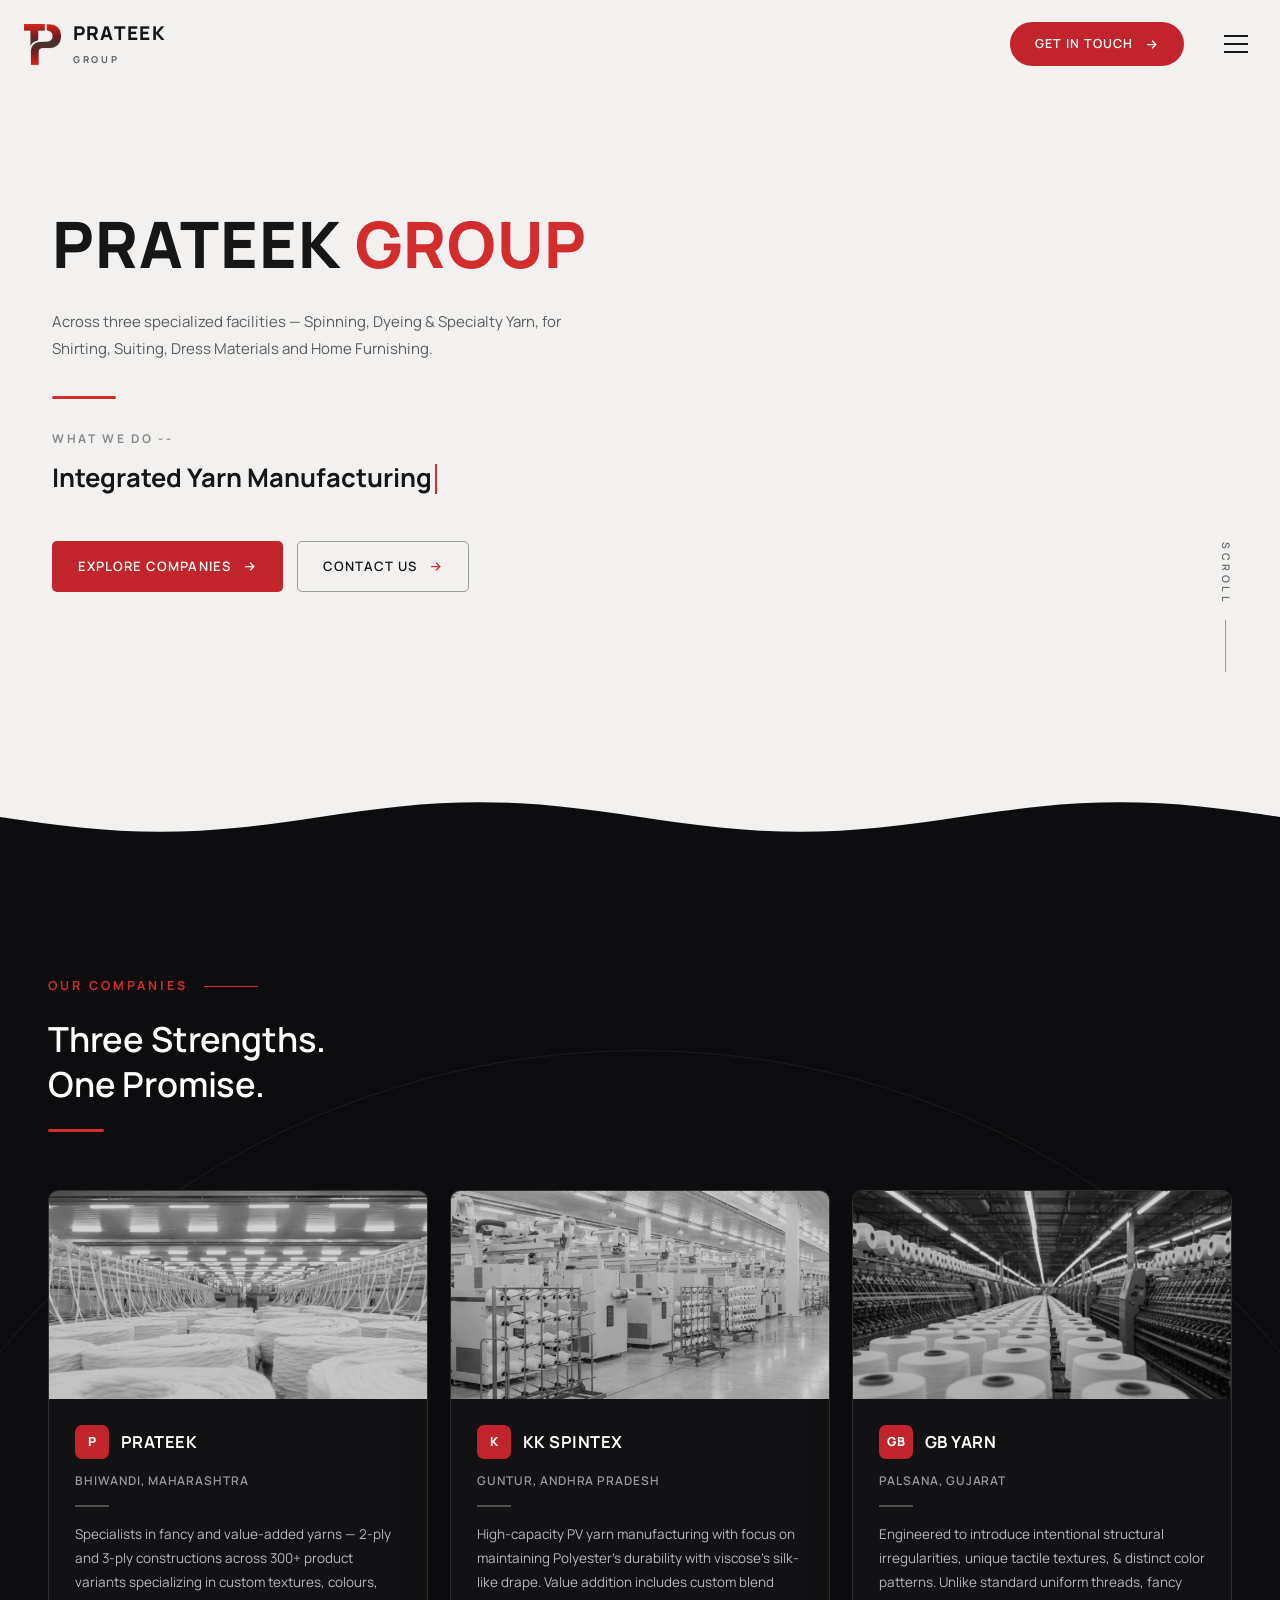
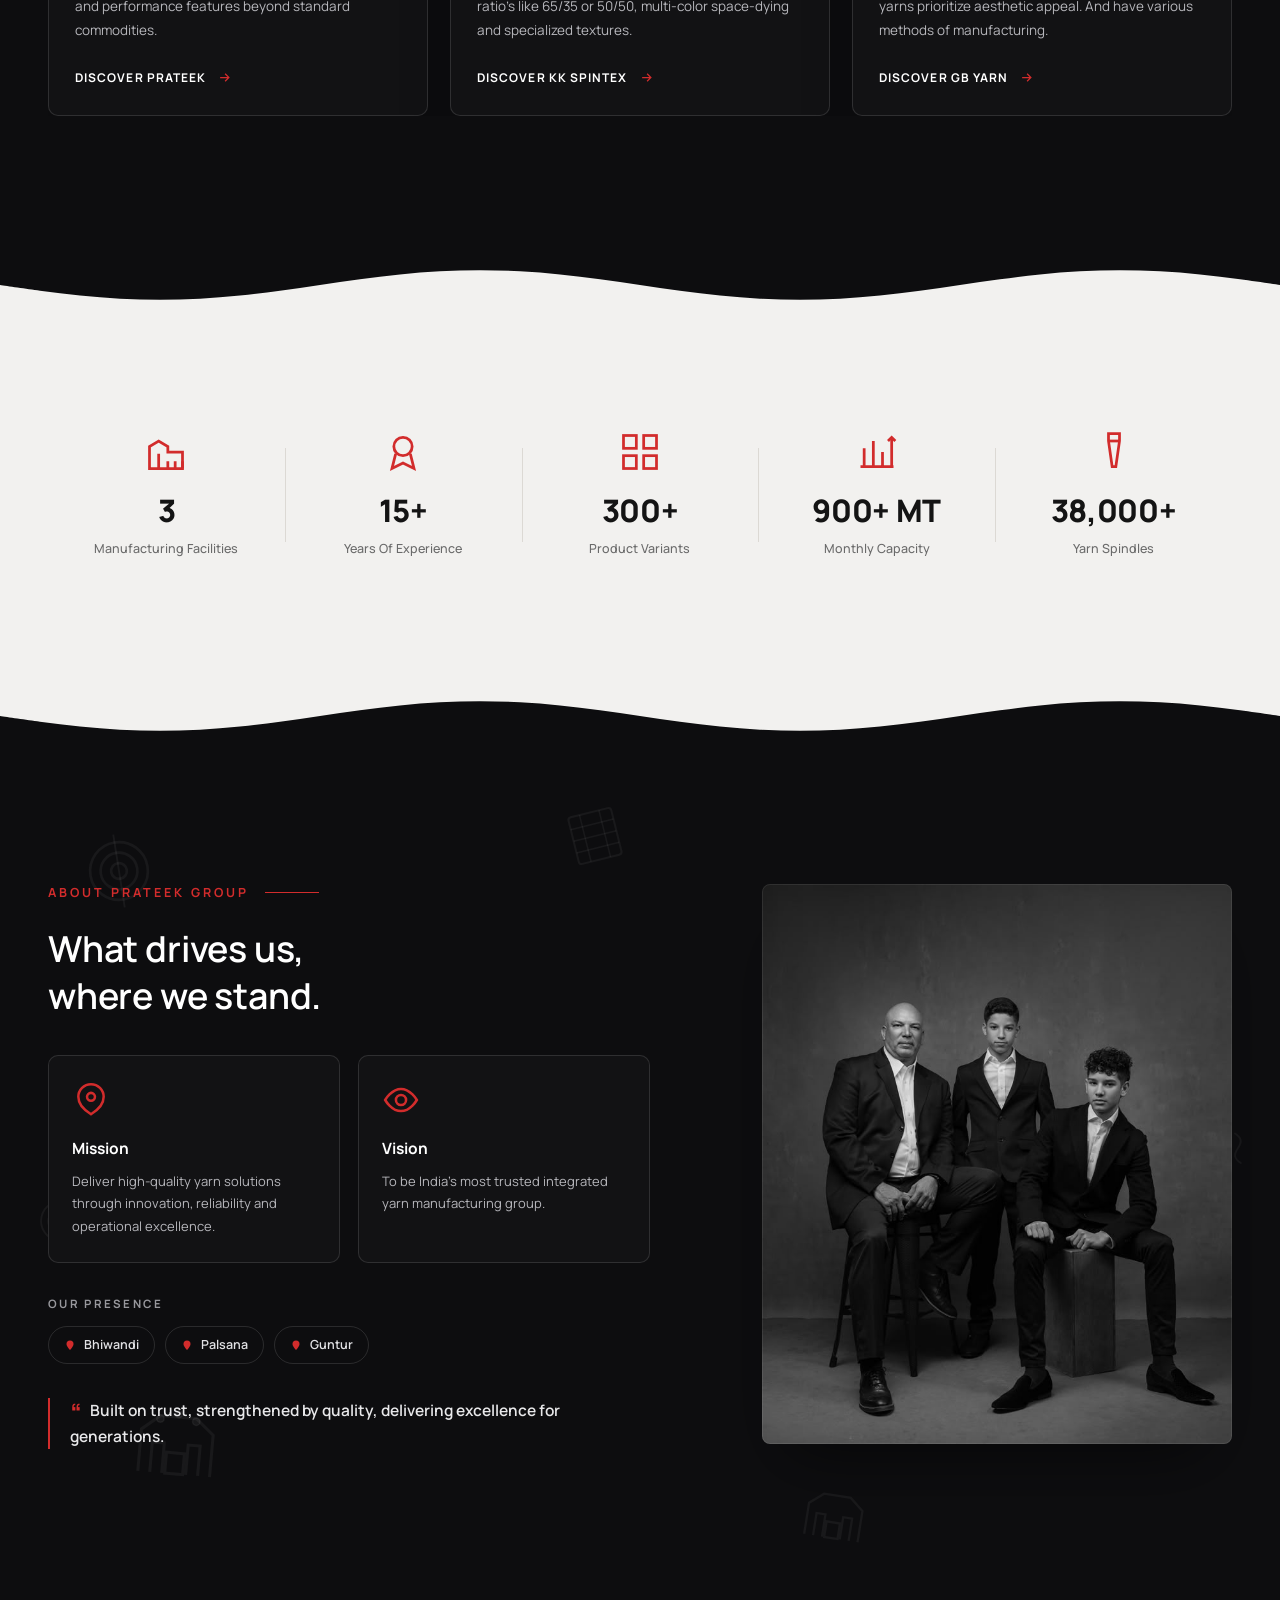
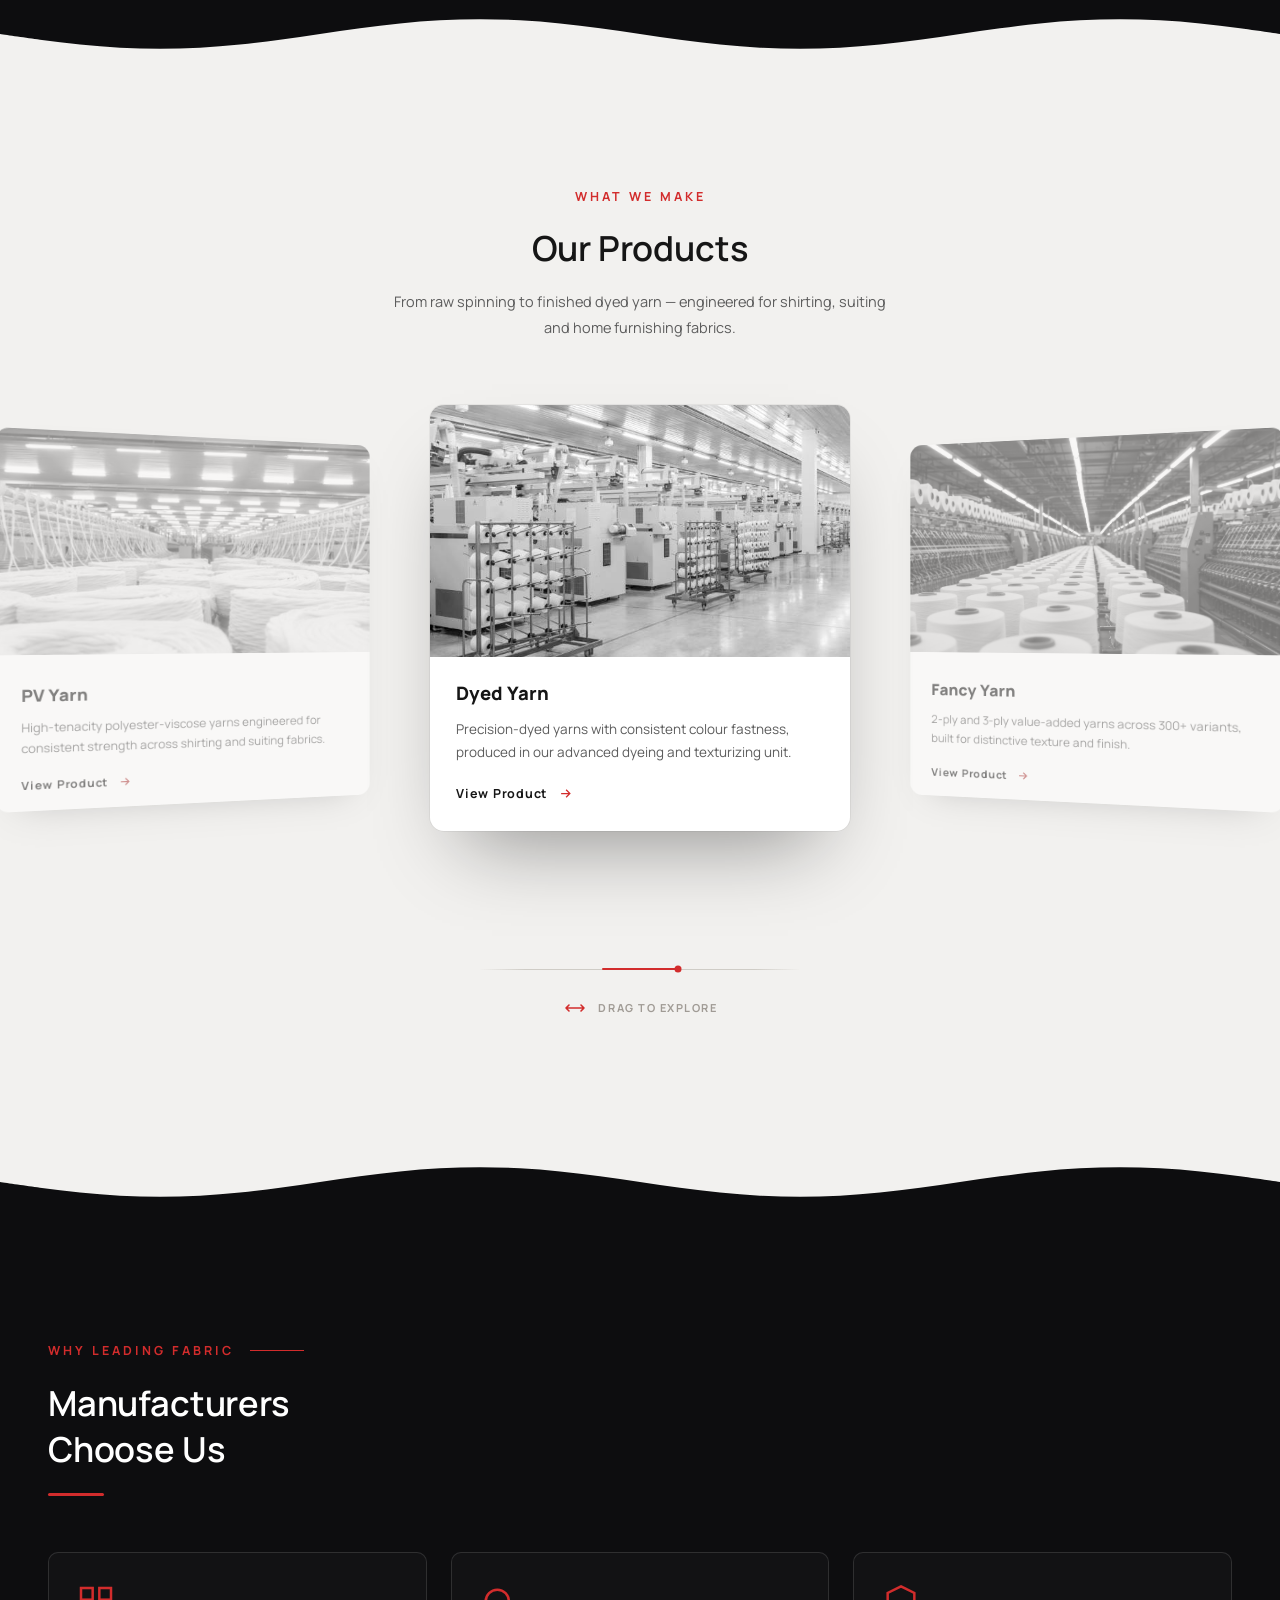
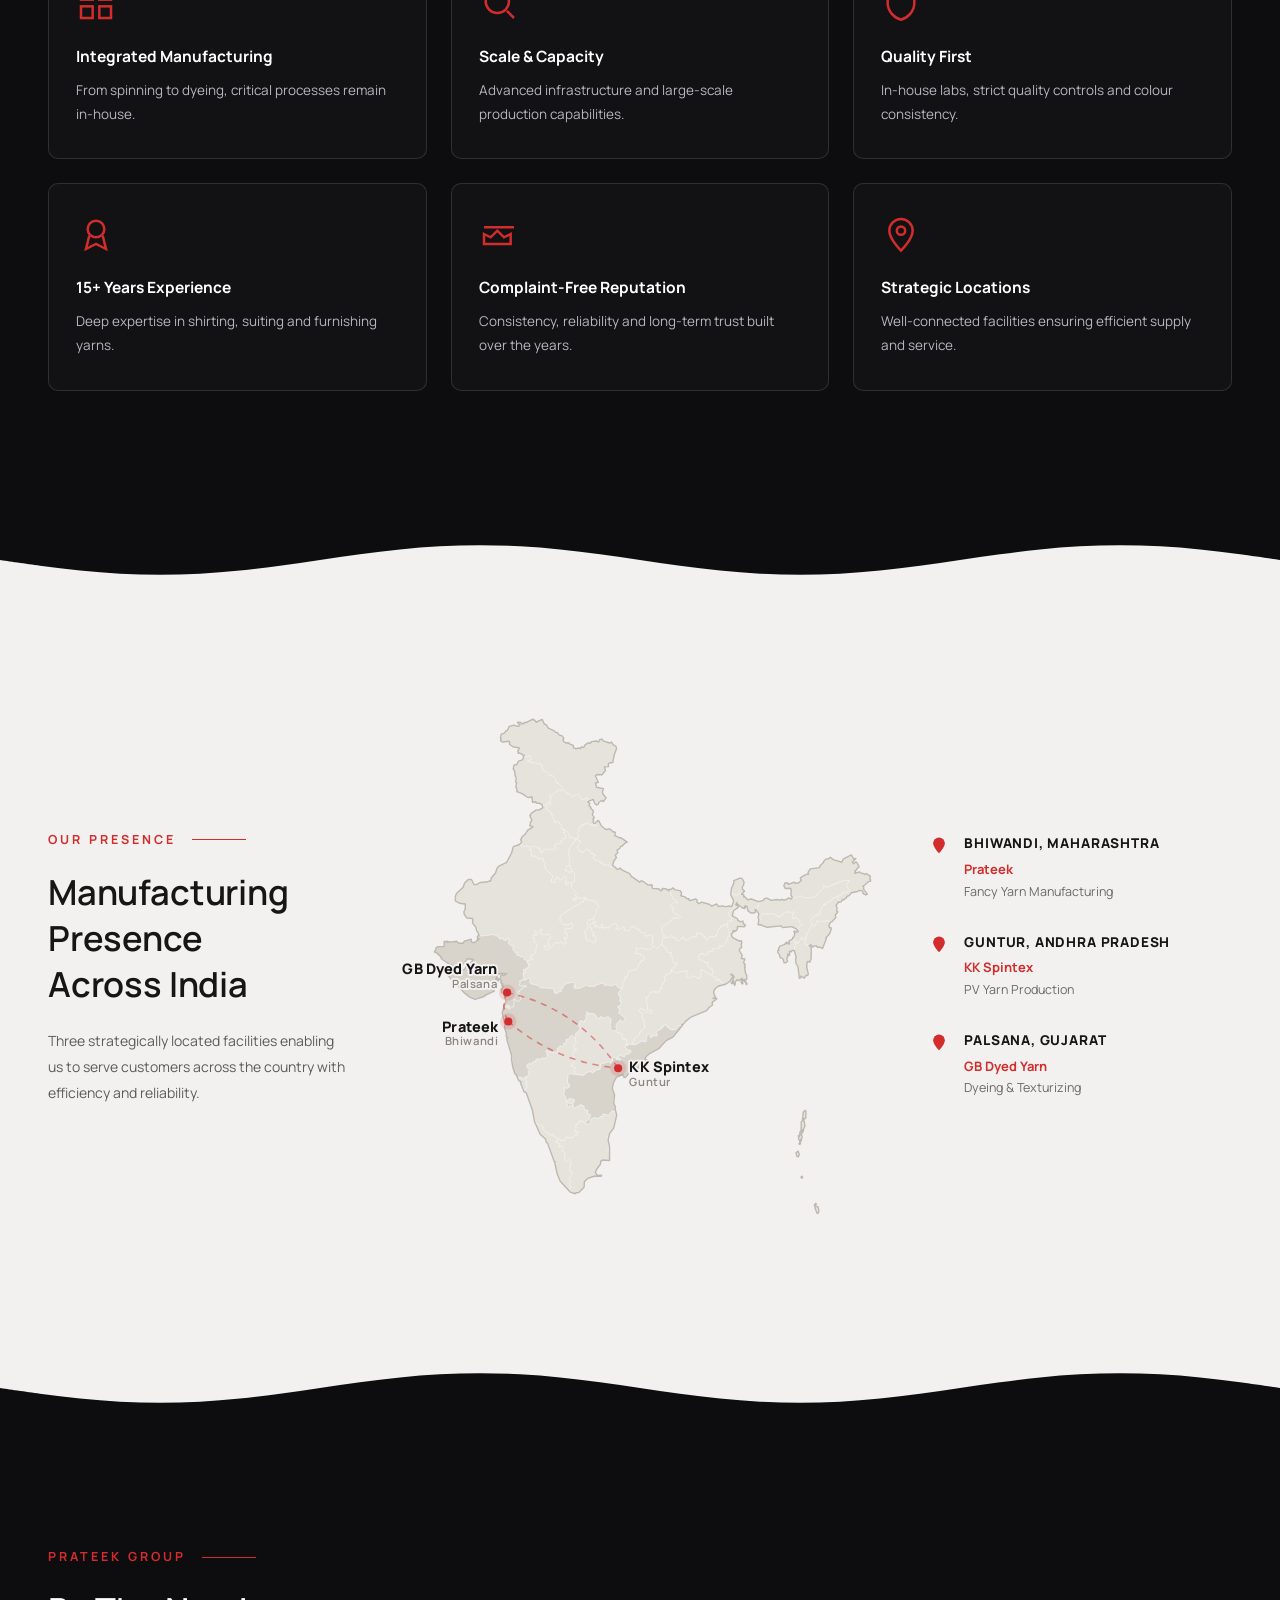
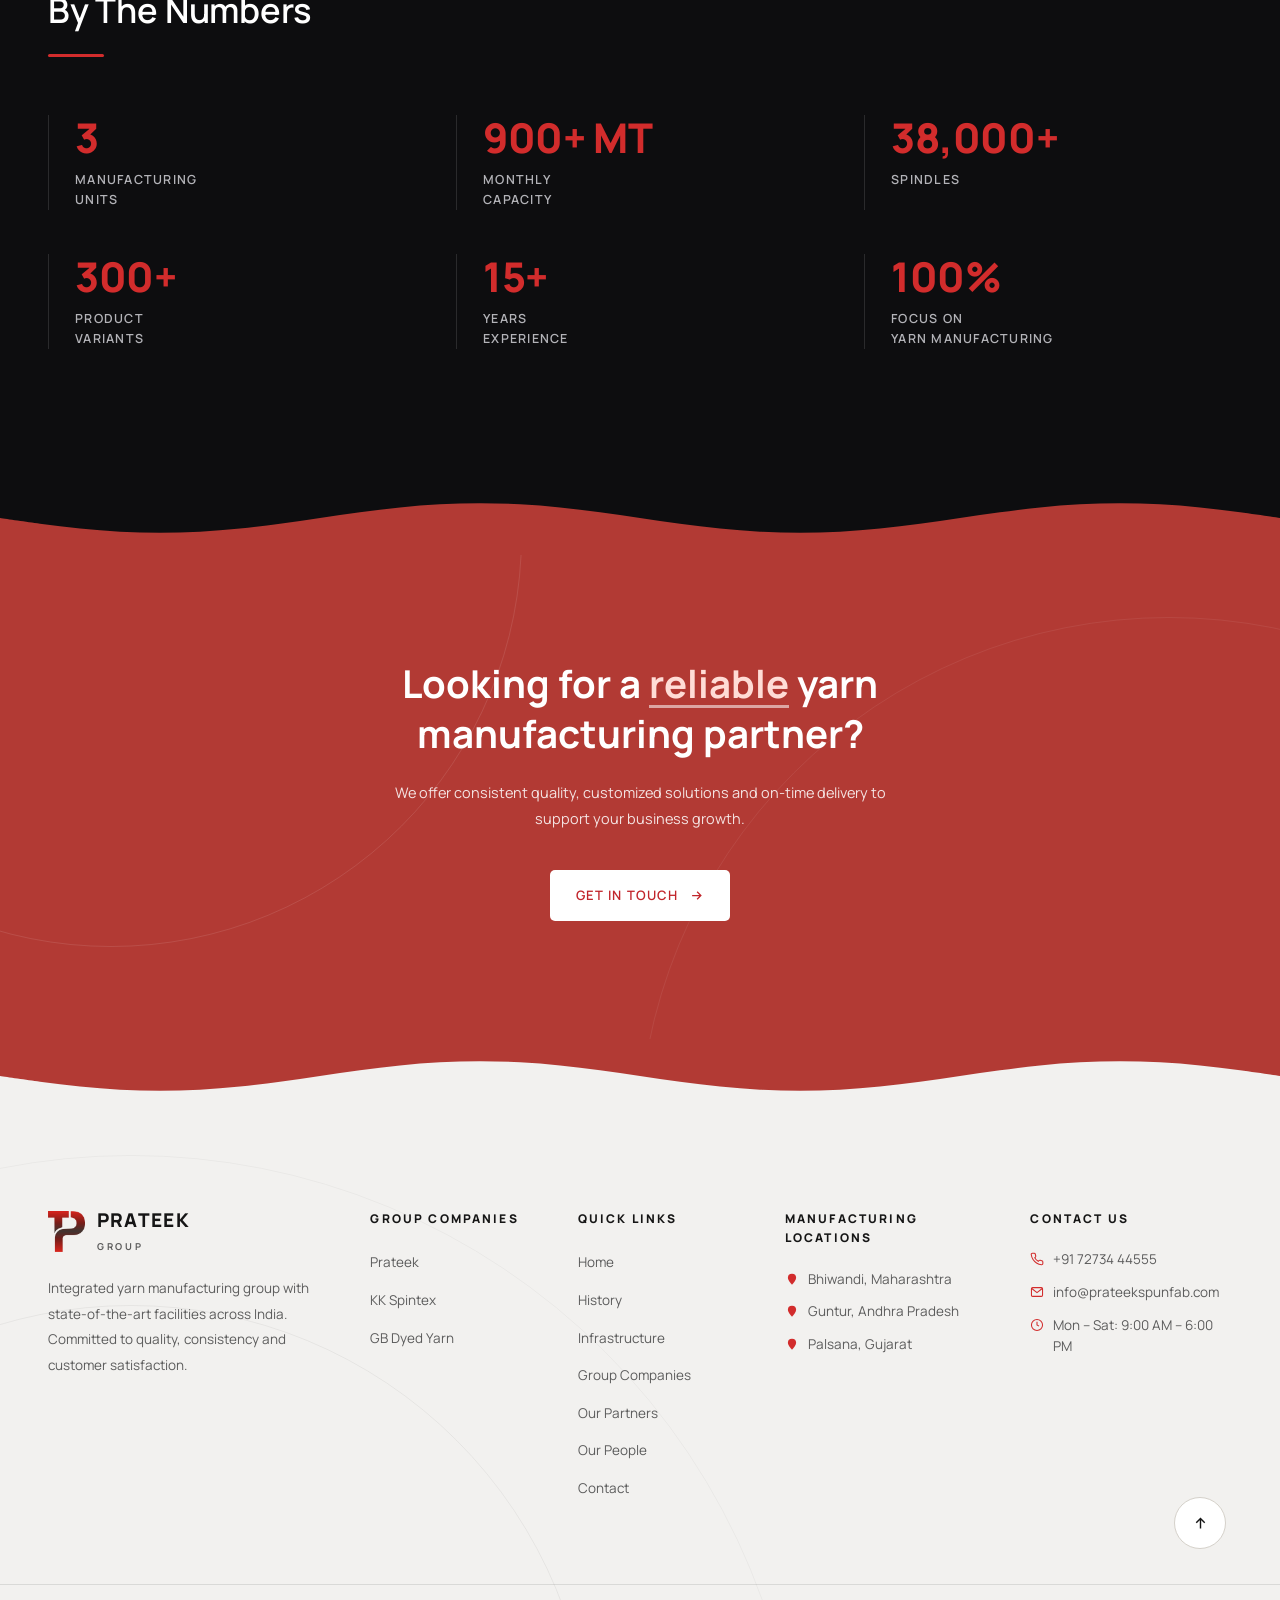
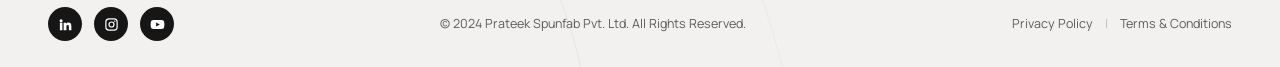
<file: index.html>
<!DOCTYPE html>
<html lang="en">
<head>
<meta charset="UTF-8">
<meta name="viewport" content="width=device-width, initial-scale=1.0">
<title>Prateek Group — Integrated Yarn Manufacturing</title>
<meta name="description" content="Prateek Group — Integrated yarn manufacturing built on scale, backed by trust. Spinning, fancy yarns, and dyeing across India.">

<!-- ============================================================
  IMAGES REQUIRED  (create an /images folder next to this file)
  ------------------------------------------------------------
  images/stock photo 1.jpg  -> Prateek company card + PV Yarn slide
  images/stock photo 2.jpg  -> KK Spintex company card + Dyed Yarn slide
  images/stock photo 3.jpg  -> GB Yarn company card + Fancy Yarn slide
  images/management.jpg     -> About / leadership photo

  NOTE: photos are rendered black & white via CSS filter:grayscale(1)
  to match the design. Remove the filter rules if you want colour.
============================================================= -->

<!-- Font: Manrope (site-wide). Swap the family in --font below if needed. -->
<link rel="preconnect" href="https://fonts.googleapis.com">
<link rel="preconnect" href="https://fonts.gstatic.com" crossorigin>
<link href="https://fonts.googleapis.com/css2?family=Manrope:wght@400;500;600;700;800&display=swap" rel="stylesheet">

<style>
/* ==========================================================
   1. TOKENS / RESET
========================================================== */
:root{
  --font        : 'Manrope', 'Inter', -apple-system, 'Segoe UI', sans-serif;

  --bg-dark     : #0b0b0c;
  --bg-dark-2   : #0d0d0f;   /* dark sections */
  --bg-card     : #121214;
  --bg-light    : #f2f1ef;   /* light sections */

  --red         : #d22c2c;   /* accent text */
  --red-btn     : #c1252b;   /* buttons / logo */
  --red-btn-h   : #a91d23;
  --red-card    : #b23a34;   /* red band (CTA) */

  --white       : #ffffff;
  --grey-on-dark: #b3b3b8;
  --grey-soft   : #98989d;
  --ink         : #161616;
  --grey-on-lt  : #5c5c5c;
  --line-dark   : rgba(255,255,255,.12);
  --line-light  : rgba(0,0,0,.1);

  --wave-h      : 74px;      /* height of the flowing wave dividers */
}

*{margin:0;padding:0;box-sizing:border-box}
html{scroll-behavior:smooth}
body{
  font-family:var(--font);
  background:var(--bg-light);
  color:var(--ink);
  font-size:16px;
  line-height:1.6;
  -webkit-font-smoothing:antialiased;
  overflow-x:hidden;
}
a{color:inherit}
ul{list-style:none}
button{font-family:inherit}
svg{display:block}
img{max-width:100%;display:block}
::selection{background:var(--red);color:#fff}

/* Containers */
.container       {width:min(100% - 96px, 1270px);margin-inline:auto}
.container--slim {width:min(100% - 96px, 1206px);margin-inline:auto}
.container--wide {width:min(100% - 104px, 1336px);margin-inline:auto}

/* Shared bits */
.accent{color:var(--red)}
.icon-arrow{width:15px;height:15px;flex:0 0 auto}

.eyebrow{
  font-size:12.5px;font-weight:700;letter-spacing:.24em;
  text-transform:uppercase;color:var(--red);
}
.eyebrow--line{display:inline-flex;align-items:center;gap:16px}
.eyebrow--line::after{content:"";width:54px;height:1px;background:var(--red)}

.h2{font-weight:600;line-height:1.32;letter-spacing:-.005em}
.title-rule{display:block;width:56px;height:3px;background:var(--red);margin-top:22px;border-radius:2px}

/* Buttons */
.btn{
  display:inline-flex;align-items:center;gap:11px;
  background:var(--red-btn);color:#fff;text-decoration:none;
  font-weight:600;border:0;cursor:pointer;
  transition:background .25s ease, transform .25s ease, color .25s ease, border-color .25s ease;
}
.btn:hover{background:var(--red-btn-h);transform:translateY(-1px)}
.btn--pill {padding:12px 25px;border-radius:999px;font-size:12.5px;letter-spacing:.08em}
.btn--solid{padding:15px 26px;border-radius:5px;font-size:13px;letter-spacing:.08em}
.btn--outline{
  background:transparent;color:var(--ink);
  border:1px solid rgba(0,0,0,.35);
  padding:14px 25px;border-radius:5px;font-size:13px;letter-spacing:.08em;
}
.btn--outline:hover{background:transparent;color:var(--red);border-color:var(--red)}
.btn--outline .icon-arrow{color:var(--red)}
.btn--invert{background:#fff;color:var(--red-btn)}
.btn--invert:hover{background:#f6ebe9;color:var(--red-btn-h)}

/* Flowing, irregular sine-wave dividers between sections.
   Each divider is a self-contained band: its SVG paints the upper
   section's colour above the wave line and the lower section's colour
   below it, so the two sections meet along an organic wave.          */
.wave-sep{
  position:relative;
  width:100%;
  height:var(--wave-h, 74px);
  margin:0;
  line-height:0;
  font-size:0;
  z-index:1;
  pointer-events:none;
}
.wave-sep svg{
  position:absolute;
  inset:0;
  width:100%;
  height:100%;
  display:block;
}

.section-light{background:var(--bg-light);color:var(--ink)}
.section-dark {background:var(--bg-dark-2);color:var(--white)}
.section-red  {background:var(--red-card);color:#fff}

/* Scroll-reveal (only active when JS runs) */
.js .reveal{opacity:0;transform:translateY(26px);
  transition:opacity .75s ease var(--d,0s), transform .75s ease var(--d,0s)}
.js .reveal.in{opacity:1;transform:none}
@media (prefers-reduced-motion:reduce){
  .js .reveal{opacity:1;transform:none;transition:none}
  html{scroll-behavior:auto}
}

/* ==========================================================
   2. HEADER
========================================================== */
.site-header{
  position:fixed;top:0;left:0;right:0;z-index:100;
  padding:22px 0;
  transition:background .35s ease, padding .35s ease, box-shadow .35s ease;
}
.site-header.is-scrolled{
  background:rgba(10,10,11,.92);
  backdrop-filter:blur(10px);
  -webkit-backdrop-filter:blur(10px);
  padding:13px 0;
  box-shadow:0 1px 0 rgba(255,255,255,.06);
}
.site-header.is-scrolled .brand-name{color:#fff}
.site-header.is-scrolled .brand-sub{color:#b8b8bd}
.site-header.is-scrolled .nav > li > a{color:#cdcdd2}
.site-header.is-scrolled .nav > li > a:hover,
.site-header.is-scrolled .nav > li > a.active{color:#fff}
.site-header.is-scrolled .nav-toggle span{background:#fff}

.header-inner{display:flex;align-items:center;gap:30px}

.brand{display:flex;align-items:center;gap:12px;text-decoration:none}
.brand-mark{width:36px;height:41px;flex:0 0 auto}
.brand-name{font-size:19px;font-weight:800;letter-spacing:.07em;line-height:1;color:var(--ink)}
.brand-sub{display:block;font-size:9.5px;font-weight:700;letter-spacing:.3em;color:#5c5c5c;margin-top:4px}

.nav{display:flex;align-items:center;gap:24px;margin-inline:auto}
.nav > li{position:relative}
.nav > li > a{
  display:inline-flex;align-items:center;gap:6px;
  color:#4a4a4a;font-size:12px;font-weight:600;letter-spacing:.09em;
  text-decoration:none;position:relative;padding:8px 0;transition:color .25s;
  white-space:nowrap;
}
.nav > li > a:hover, .nav > li > a.active{color:var(--ink)}
.nav > li > a.active::after{
  content:"";position:absolute;left:0;bottom:-1px;
  width:24px;height:2px;background:var(--red);
}
.caret{font-size:9px;line-height:1;transform:translateY(1px);transition:transform .25s}
.has-dropdown:hover .caret{transform:translateY(1px) rotate(180deg)}

/* Dropdown panels */
.dropdown{
  position:absolute;top:100%;left:50%;
  transform:translate(-50%, 8px);
  min-width:196px;padding:10px 0;
  background:#fff;border-radius:9px;
  box-shadow:0 22px 44px -16px rgba(0,0,0,.28), 0 0 0 1px rgba(0,0,0,.05);
  opacity:0;visibility:hidden;
  transition:opacity .25s ease, transform .25s ease, visibility .25s;
  z-index:10;
}
.has-dropdown:hover > .dropdown,
.has-dropdown.open  > .dropdown{
  opacity:1;visibility:visible;transform:translate(-50%, 2px);
}
.dropdown a{
  display:block;padding:9px 20px;text-align:center;
  font-size:11.5px;font-weight:600;letter-spacing:.1em;
  color:#4a4a4a;text-decoration:none;transition:background .2s, color .2s;
}
.dropdown a:hover{background:#f4f2ef;color:var(--ink)}

/* Mobile hamburger */
.nav-toggle{
  display:none;background:none;border:0;cursor:pointer;
  width:40px;height:40px;flex-direction:column;
  align-items:center;justify-content:center;gap:6px;
}
.nav-toggle span{width:24px;height:2px;background:var(--ink);transition:.3s}
.nav-open .nav-toggle span:nth-child(1){transform:translateY(8px) rotate(45deg)}
.nav-open .nav-toggle span:nth-child(2){opacity:0}
.nav-open .nav-toggle span:nth-child(3){transform:translateY(-8px) rotate(-45deg)}

/* ==========================================================
   3. HERO
========================================================== */
.hero{
  position:relative;min-height:780px;
  padding-top:208px;overflow:hidden;
  background:var(--bg-light);
  color:var(--ink);
}
/* NOTE: the interactive yarn string is currently DISABLED (commented out
   in the HTML + JS below). This rule is kept so re-enabling it is a
   simple uncomment. */
.hero-yarn{
  position:absolute;inset:0;
  width:100%;height:100%;
  z-index:1;
  pointer-events:none;
  display:block;
}
.hero-content{position:relative;z-index:2}
.hero h1{
  font-size:clamp(46px, 5vw, 72px);
  font-weight:800;line-height:1.12;letter-spacing:.015em;
}
.hero-subhead{
  max-width:560px;margin-top:28px;
  color:#5c5c5c;font-size:15px;line-height:1.82;
}
.hero-divider{width:64px;height:3px;background:var(--red);margin-top:34px;border-radius:2px}

.hero-what{margin-top:30px}
.hero-what-label{
  font-size:12px;font-weight:700;letter-spacing:.22em;
  text-transform:uppercase;color:#8a8a8a;
}
.hero-what-line{
  margin-top:10px;min-height:38px;
  font-size:clamp(19px, 2vw, 26px);font-weight:700;color:var(--ink);
  display:flex;align-items:center;gap:3px;
}
.typed-caret{
  display:inline-block;width:2px;height:1.15em;background:var(--red);
  animation:caretBlink 1s steps(1) infinite;
}
@keyframes caretBlink{50%{opacity:0}}
@media (prefers-reduced-motion:reduce){.typed-caret{display:none}}

.hero-cta{display:flex;flex-wrap:wrap;gap:14px;margin-top:42px}

.scroll-indicator{
  position:absolute;right:46px;bottom:108px;z-index:2;
  display:flex;flex-direction:column;align-items:center;gap:15px;
}
.scroll-indicator span{
  writing-mode:vertical-rl;
  font-size:10.5px;font-weight:600;letter-spacing:.34em;
  text-transform:uppercase;color:#6a6a6a;
}
.scroll-indicator i{width:1px;height:52px;background:#9a9a9a}

/* Load-in animation for hero */
@keyframes riseIn{from{opacity:0;transform:translateY(28px)}to{opacity:1;transform:none}}
.js .hero h1,
.js .hero-subhead,
.js .hero-divider,
.js .hero-what,
.js .hero-cta{animation:riseIn .9s cubic-bezier(.22,.7,.3,1) both}
.js .hero-subhead {animation-delay:.1s}
.js .hero-divider {animation-delay:.18s}
.js .hero-what    {animation-delay:.26s}
.js .hero-cta     {animation-delay:.34s}
@media (prefers-reduced-motion:reduce){
  .js .hero h1,.js .hero-subhead,.js .hero-divider,.js .hero-what,.js .hero-cta{animation:none}
}

/* ==========================================================
   4. OUR COMPANIES  (dark)
========================================================== */
.companies{position:relative;padding:118px 0 132px;overflow:hidden}
.companies::before{ /* faint arc behind the cards */
  content:"";position:absolute;left:50%;top:196px;
  transform:translateX(-50%);
  width:1660px;height:1660px;border-radius:50%;
  border:1px solid rgba(255,255,255,.07);
  pointer-events:none;
}
.companies-head{position:relative;z-index:1}
.companies-head .h2{font-size:clamp(28px, 2.7vw, 38px);margin-top:18px}

.companies-slider{position:relative;margin-top:58px}
.companies-track{
  display:flex;gap:22px;
  overflow-x:auto;scroll-snap-type:x mandatory;
  scrollbar-width:none;-ms-overflow-style:none;
}
.companies-track::-webkit-scrollbar{display:none}

.company-card{
  position:relative;flex:0 0 calc((100% - 44px) / 3);
  background:var(--bg-card);color:#fff;
  border:1px solid var(--line-dark);border-radius:10px;
  display:flex;flex-direction:column;
  overflow:hidden;scroll-snap-align:start;
  transition:transform .35s ease, border-color .35s ease;
  box-shadow:0 28px 54px -30px rgba(0,0,0,.5);
}
.company-card:hover{transform:translateY(-6px);border-color:rgba(255,255,255,.3)}
.company-card-image{height:208px;overflow:hidden;background:#1a1a1d}
.company-card-image img{
  width:100%;height:100%;object-fit:cover;
  filter:grayscale(100%);opacity:.82;
  transition:transform .5s ease;
}
.company-card:hover .company-card-image img{transform:scale(1.045)}
.company-card-body{
  display:flex;flex-direction:column;flex:1;
  padding:26px 26px 28px;
}
.company-card-header{display:flex;align-items:center;gap:12px}
.company-mark{
  width:34px;height:34px;flex:0 0 auto;
  background:var(--red-btn);color:#fff;border-radius:7px;
  display:grid;place-items:center;
  font-size:12.5px;font-weight:800;letter-spacing:.02em;
}
.company-name{
  font-size:16.5px;font-weight:700;letter-spacing:.03em;
  text-transform:uppercase;line-height:1.3;
}
.company-location{
  margin-top:12px;font-size:12px;font-weight:600;
  letter-spacing:.08em;text-transform:uppercase;color:var(--grey-soft);
}
.company-divider{display:block;width:34px;height:2px;background:rgba(255,255,255,.25);margin:15px 0}
.company-desc{font-size:13.5px;color:#b7b7bc;line-height:1.78;margin-bottom:26px}
.btn-card{
  margin-top:auto;display:inline-flex;align-items:center;gap:11px;
  background:none;color:#fff;font-size:12px;font-weight:700;
  letter-spacing:.09em;text-decoration:none;
  transition:gap .25s ease;
}
.btn-card:hover{background:none;transform:none;gap:15px}
.btn-card .icon-arrow{color:var(--red)}


/* ==========================================================
   5. STATS BAR  (light)
========================================================== */
.stats{padding:100px 0 112px}
.stats-grid{display:grid;grid-template-columns:repeat(5,1fr)}
.stat{position:relative;text-align:center;padding:8px 14px}
.stat + .stat::before{
  content:"";position:absolute;left:0;top:50%;transform:translateY(-50%);
  width:1px;height:94px;background:#dcd9d4;
}
.stat-icon{width:44px;height:44px;color:var(--red);margin:0 auto 19px}
.stat-num{
  display:block;font-size:31px;font-weight:800;
  color:#141414;letter-spacing:-.01em;line-height:1.15;
}
.stat-label{display:block;margin-top:10px;font-size:12.5px;font-weight:500;color:#6a6a6a}

/* ==========================================================
   6. MISSION / VISION  (dark)
========================================================== */
.mission{position:relative;padding:126px 0 148px;overflow:hidden}
.mission-bg{position:absolute;inset:0;pointer-events:none;color:rgba(255,255,255,.05)}
.mission-bg svg{position:absolute;stroke:currentColor}
.bg-icon-1{width:84px;top:9%;left:6%;transform:rotate(-9deg)}
.bg-icon-2{width:70px;top:16%;right:9%;transform:rotate(7deg)}
.bg-icon-3{width:96px;bottom:12%;left:10%;transform:rotate(5deg)}
.bg-icon-4{width:76px;bottom:22%;right:6%;transform:rotate(-6deg)}
.bg-icon-5{width:58px;top:52%;left:2.5%;transform:rotate(12deg)}
.bg-icon-6{width:64px;top:6%;left:44%;transform:rotate(-14deg)}
.bg-icon-7{width:72px;bottom:5%;right:32%;transform:rotate(9deg)}
.bg-icon-8{width:60px;top:44%;right:2.5%;transform:rotate(-11deg)}

.mission-grid{
  position:relative;z-index:1;
  display:grid;grid-template-columns:1.08fr .92fr;
  gap:70px;align-items:center;
}
.mission-copy .h2{font-size:clamp(30px, 2.8vw, 40px);margin-top:20px}

.pillar-grid{display:grid;grid-template-columns:1fr 1fr;gap:18px;margin-top:36px}
.pillar-card{
  background:var(--bg-card);border:1px solid var(--line-dark);
  border-radius:10px;padding:25px 23px;
}
.pillar-icon{display:block;width:38px;height:38px;color:var(--red);margin-bottom:17px}
.pillar-card h3{font-size:15.5px;font-weight:700;margin-bottom:9px}
.pillar-card p{font-size:13px;color:#b7b7bc;line-height:1.72}

.presence-chips{margin-top:32px}
.presence-chips-label{
  display:block;font-size:11.5px;font-weight:700;letter-spacing:.2em;
  text-transform:uppercase;color:var(--grey-soft);margin-bottom:13px;
}
.chip-row{display:flex;flex-wrap:wrap;gap:10px}
.chip{
  display:inline-flex;align-items:center;gap:8px;
  padding:8px 15px;border:1px solid var(--line-dark);border-radius:999px;
  font-size:12.5px;font-weight:600;color:#e2e2e5;
}
.chip svg{width:12px;height:12px;color:var(--red)}

.mission blockquote{
  margin-top:34px;padding-left:20px;
  border-left:2px solid var(--red);
  font-size:15.5px;font-weight:600;line-height:1.62;color:#e8e8ea;
}
.quote-mark{color:var(--red);font-size:28px;line-height:0;vertical-align:-8px;margin-right:5px}

.mission-image{justify-self:end;width:min(100%, 470px)}
.photo-frame{
  width:100%;height:560px;object-fit:cover;border-radius:8px;
  filter:grayscale(100%);
  box-shadow:0 32px 60px -28px rgba(0,0,0,.6);
  outline:1px solid rgba(255,255,255,.08);
  outline-offset:-1px;
  background:#1a1a1d;
}

/* ==========================================================
   7. PRODUCTS  (light)
========================================================== */
.products{position:relative;padding:112px 0 128px;overflow:hidden}
.products-head{text-align:center;position:relative;z-index:1}
.products-head .h2{font-size:clamp(28px, 2.7vw, 38px);margin-top:17px}
.products-sub{max-width:520px;margin:18px auto 0;font-size:14.5px;color:#5c5c5c;line-height:1.8}

/* Products carousel — cards sit in real 3D depth, like packages angled on
   a creel. Advancing turns the set toward you rather than sliding it
   sideways. Side cards are clickable (they replace the old arrows). */
.product-carousel{
  position:relative;margin-top:64px;height:512px;
  perspective:1500px;perspective-origin:50% 42%;
  /* deliberately NOT preserve-3d: with it, cards pushed back on Z sit behind
     this element's own plane, so it swallows their hover and clicks.
     Perspective alone gives the same look and keeps them interactive. */
  cursor:grab;
  touch-action:pan-y;          /* we own horizontal, page keeps vertical */
  outline:none;
}
.product-carousel:focus-visible{
  outline:2px solid var(--red);outline-offset:14px;border-radius:16px;
}
.product-carousel.is-dragging{cursor:grabbing}
.product-carousel.is-dragging .product-slide{transition:none;--nudge:0px}
.product-slide{
  position:absolute;top:0;left:50%;
  width:min(420px, 84%);
  background:#fff;border-radius:14px;overflow:hidden;
  transform-origin:50% 62%;
  cursor:inherit;
  transform:
    translateX(calc(-50% + var(--offset, 0) * var(--shift, 500px) + var(--drag, 0px) + var(--nudge, 0px)))
    translateZ(-175px)
    rotateY(calc(var(--offset, 0) * -25deg))
    scale(.96);
  opacity:.52;
  box-shadow:0 18px 40px -26px rgba(0,0,0,.4);
  transition:
    transform .8s cubic-bezier(.2,.85,.25,1),
    opacity .6s ease,
    box-shadow .7s ease,
    filter .7s ease;
  display:flex;flex-direction:column;
  filter:saturate(.72);
}
.product-slide.is-active{
  transform:translateX(calc(-50% + var(--drag, 0px))) translateZ(0) rotateY(0deg) scale(1);
  opacity:1;z-index:3;
  box-shadow:0 42px 80px -34px rgba(0,0,0,.42), 0 0 0 1px rgba(0,0,0,.05);
  filter:none;
}
/* a parked card leans toward the front on hover, so it reads as "click me" */
.product-slide:not(.is-active):hover{
  opacity:.9;
  filter:saturate(1);
  --nudge:calc(var(--offset, 0) * -26px);
}
/* card mid-wrap: repositioned instantly while invisible */
.product-slide.is-warping{transition:none;opacity:0}

.product-slide-image{position:relative;height:252px;overflow:hidden;background:#dedcd7}
.product-slide-image img{
  width:100%;height:100%;object-fit:cover;filter:grayscale(100%);
  transform:scale(1.09);
  transition:transform 1.1s cubic-bezier(.2,.85,.25,1);
}
.product-slide.is-active .product-slide-image img{transform:scale(1)}

/* a single warp thread travelling across the image as the card comes
   forward — the shuttle passing through the weave */
.product-slide-image::after{
  content:"";position:absolute;inset:0;pointer-events:none;
  background:linear-gradient(100deg,
    transparent 42%,
    rgba(230,48,39,0) 47%,
    rgba(230,48,39,.65) 50%,
    rgba(255,255,255,.35) 51%,
    rgba(230,48,39,0) 54%,
    transparent 59%);
  transform:translateX(-110%);
  opacity:0;
}
.product-slide.is-active .product-slide-image::after{animation:warpPass 1s ease .12s 1}
@keyframes warpPass{
  0%{transform:translateX(-110%);opacity:0}
  18%{opacity:1}
  82%{opacity:1}
  100%{transform:translateX(110%);opacity:0}
}

/* card text rises as the card settles into focus */
.product-slide-name,
.product-slide-desc,
.product-slide-link{
  transform:translateY(9px);
  transition:transform .75s cubic-bezier(.2,.85,.25,1);
}
.product-slide.is-active .product-slide-name{transform:none;transition-delay:.14s}
.product-slide.is-active .product-slide-desc{transform:none;transition-delay:.21s}
.product-slide.is-active .product-slide-link{transform:none;transition-delay:.28s}

.product-slide-name{font-size:18.5px;font-weight:800;margin:22px 26px 9px}
.product-slide-desc{font-size:13.5px;color:#5c5c5c;line-height:1.75;margin:0 26px}
.product-slide-link{
  display:inline-flex;align-items:center;gap:11px;
  margin:19px 26px 27px;
  color:var(--ink);font-size:12.5px;font-weight:700;letter-spacing:.06em;
  text-decoration:none;
}
.product-slide-link{cursor:pointer}
.product-slide-link:hover{gap:15px;transition:gap .25s ease}
.product-slide-link .icon-arrow{color:var(--red)}

/* Indicator: thread being laid along a rail, one segment per product */
.carousel-dots{
  position:relative;display:flex;justify-content:center;gap:0;
  width:min(320px,72%);margin:40px auto 0;height:24px;align-items:center;
}
.carousel-dots::before{
  content:"";position:absolute;left:0;right:0;top:50%;height:1px;
  background:linear-gradient(90deg,transparent,#cfccc6 14%,#cfccc6 86%,transparent);
}
.carousel-dot{
  position:relative;flex:1 1 0;height:24px;
  background:none;border:0;padding:0;cursor:pointer;
}
.carousel-dot::after{
  content:"";position:absolute;left:14%;right:14%;top:50%;height:2px;
  background:var(--red);border-radius:2px;
  transform:translateY(-50%) scaleX(0);transform-origin:left center;
  transition:transform .7s cubic-bezier(.2,.85,.25,1);
}
.carousel-dot.is-active::after{transform:translateY(-50%) scaleX(1)}
.carousel-dot::before{
  content:"";position:absolute;right:14%;top:50%;
  width:7px;height:7px;border-radius:50%;background:var(--red);
  transform:translate(50%,-50%) scale(0);
  transition:transform .28s cubic-bezier(.2,.85,.25,1);
}
/* the delay only applies on the way IN, so the marker leaves the old
   segment immediately instead of lingering while the next one fills */
.carousel-dot.is-active::before{
  transform:translate(50%,-50%) scale(1);
  transition:transform .4s cubic-bezier(.2,.85,.25,1) .38s;
}
.carousel-dot:hover::after{transform:translateY(-50%) scaleX(.35)}

/* one-time nudge telling people the deck is draggable */
.carousel-hint{
  display:flex;align-items:center;justify-content:center;gap:10px;
  margin:18px auto 0;font-size:11px;font-weight:700;
  letter-spacing:.14em;text-transform:uppercase;color:#a09b95;
  transition:opacity .55s ease;
}
.carousel-hint.is-gone{opacity:0;pointer-events:none}
.carousel-hint svg{
  width:26px;height:10px;fill:none;stroke:var(--red);stroke-width:1.6;
  stroke-linecap:round;stroke-linejoin:round;
  animation:hintNudge 2.4s ease-in-out infinite;
}
@keyframes hintNudge{
  0%,100%{transform:translateX(-3px)}
  50%{transform:translateX(3px)}
}
@media (prefers-reduced-motion: reduce){
  .carousel-hint svg{animation:none}
}
.carousel-dot.is-active:hover::after{transform:translateY(-50%) scaleX(1)}

@media (prefers-reduced-motion: reduce){
  .product-slide,
  .product-slide-image img,
  .product-slide-name,
  .product-slide-desc,
  .product-slide-link{transition:none}
  .product-slide.is-active .product-slide-image::after{animation:none}
}

/* ==========================================================
   8. WHY CHOOSE US  (dark)
========================================================== */
.why{padding:118px 0 132px}
.why-head .h2{font-size:clamp(28px, 2.7vw, 38px);margin-top:18px}
.why-grid{
  display:grid;grid-template-columns:repeat(3,1fr);
  gap:24px;margin-top:56px;
}
.why-item{
  background:rgba(255,255,255,.025);
  border:1px solid var(--line-dark);border-radius:10px;
  padding:30px 27px 32px;
  transition:border-color .3s ease, transform .3s ease;
}
.why-item:hover{border-color:rgba(255,255,255,.28);transform:translateY(-4px)}
.why-icon{width:40px;height:40px;color:var(--red);margin-bottom:21px}
.why-title{font-size:15.5px;font-weight:700;margin-bottom:10px}
.why-desc{font-size:13.5px;color:#b7b7bc;line-height:1.75}

/* ==========================================================
   9. PRESENCE  (light)
========================================================== */
.presence{padding:112px 0 128px}
.presence-grid{
  display:grid;grid-template-columns:.82fr 1.36fr .82fr;
  gap:clamp(26px, 3vw, 46px);align-items:center;
}
.presence-intro .h2{font-size:clamp(28px, 2.7vw, 38px);margin-top:18px}
.presence-desc{margin-top:22px;font-size:14px;color:#5c5c5c;line-height:1.85;max-width:340px}

/* ---- India map ----
   Geometry is projected (Mercator) from real district boundaries, and the
   pins are placed with the same projection, so each one sits on its actual
   coordinates instead of an eyeballed percentage. */
.map-wrap{position:relative;width:100%}
/* clips the zoom so it can't spill into the columns either side */
.india-map{display:block;width:100%;height:auto;overflow:hidden}

/* the whole map rides in this group; zooming = transforming it */
.map-zoom{
  transform-box:view-box;transform-origin:0 0;
  transform:translate(0px,0px) scale(1);
  transition:transform .75s cubic-bezier(.22,.85,.25,1);
}
@media (prefers-reduced-motion:reduce){.map-zoom{transition:none}}

.map-state{fill:#e6e3dd;stroke:#f2f1ef;stroke-width:1;transition:fill .45s ease}
.map-state.is-host{fill:#d8d4cc}
.map-outline{fill:none;stroke:#bdb8b0;stroke-width:1.4;stroke-linejoin:round;
  vector-effect:non-scaling-stroke}

/* three legs, drawn on first view, linking the units into a network */
.map-route{
  fill:none;stroke:var(--red);stroke-width:1.6;
  stroke-linecap:round;stroke-dasharray:5 7;opacity:.5;
  stroke-dashoffset:600;
  vector-effect:non-scaling-stroke;
  transition:opacity .5s ease;
}
.presence-map.in .map-route{
  animation:mapDraw 1.5s cubic-bezier(.3,.8,.35,1) .35s forwards,
            mapFlow 14s linear 1.9s infinite;
}
@keyframes mapDraw{to{stroke-dashoffset:0}}
@keyframes mapFlow{to{stroke-dashoffset:-240}}

.map-pin{cursor:pointer}
.map-hit{fill:transparent}          /* generous, invisible hover target */
.map-pin-dot{fill:var(--red);transition:r .5s cubic-bezier(.22,.85,.25,1)}
.map-pin-halo{fill:rgba(210,44,44,.15);transition:r .5s cubic-bezier(.22,.85,.25,1), opacity .4s ease}
.map-pin-pulse{
  fill:none;stroke:var(--red);stroke-width:1.4;opacity:0;
  transform-box:fill-box;transform-origin:center;
  vector-effect:non-scaling-stroke;
}
.presence-map.in .map-pin-pulse{animation:mapPulse 2.6s ease-out var(--pd,0s) infinite}
@keyframes mapPulse{
  0%{transform:scale(.5);opacity:.85}
  100%{transform:scale(2.4);opacity:0}
}
.map-pin:focus{outline:none}
.map-pin:focus-visible .map-pin-halo{fill:rgba(210,44,44,.4)}

/* ---- zoomed state ---- */
.india-map.is-zoomed .map-labels{opacity:0;transition:opacity .3s ease}
.map-labels{opacity:1;transition:opacity .4s ease .2s}
.india-map.is-zoomed .map-pin-pulse{animation:none;opacity:0}
.india-map.is-zoomed .map-route{opacity:.28}
/* counter the zoom so pins stay the right visual size */
.india-map.is-zoomed .map-pin-dot{r:3.2px}
.india-map.is-zoomed .map-pin-halo{r:6px}
.india-map.is-zoomed .map-pin:not(.is-active) .map-pin-dot{fill:#b9b3ab}
.india-map.is-zoomed .map-pin:not(.is-active) .map-pin-halo{opacity:0}
.india-map.is-zoomed .map-pin.is-active .map-pin-dot{r:4.4px}
.india-map.is-zoomed .map-pin.is-active .map-pin-halo{r:9px;fill:rgba(210,44,44,.28)}

.map-label{pointer-events:none;paint-order:stroke fill;
  stroke:#f2f1ef;stroke-width:6;stroke-linejoin:round}
.map-label-unit{font-size:23px;font-weight:800;fill:var(--ink);letter-spacing:.01em}
.map-label-city{font-size:18px;font-weight:600;fill:#8a857e;letter-spacing:.05em}

/* ---- facility card ---- */
.map-card{
  position:absolute;left:0;right:0;bottom:0;
  margin:0 auto;width:min(300px,88%);
  background:#fff;border-radius:12px;
  padding:18px 20px 16px;
  box-shadow:0 24px 48px -22px rgba(0,0,0,.34), 0 0 0 1px rgba(0,0,0,.05);
  text-align:left;
  opacity:0;transform:translateY(14px) scale(.97);
  pointer-events:none;
  transition:opacity .38s ease, transform .38s cubic-bezier(.22,.85,.25,1);
}
.map-card.is-open{opacity:1;transform:none;pointer-events:auto}
.map-card-place{
  display:block;font-size:10.5px;font-weight:700;letter-spacing:.16em;
  text-transform:uppercase;color:var(--red);margin-bottom:7px;
}
.map-card-unit{font-size:17px;font-weight:800;color:var(--ink);margin-bottom:6px}
.map-card-role{font-size:13px;line-height:1.6;color:#5c5c5c;margin-bottom:13px}
.map-card-link{
  display:inline-flex;align-items:center;gap:8px;
  font-size:12px;font-weight:700;letter-spacing:.06em;
  color:var(--ink);text-decoration:none;transition:gap .25s ease;
}
.map-card-link:hover{gap:12px}
.map-card-link svg{width:14px;height:14px;color:var(--red)}

.presence-locations{display:flex;flex-direction:column;gap:30px}
.location{
  display:flex;gap:15px;cursor:pointer;
  padding:10px 12px;margin:-10px -12px;border-radius:10px;
  transition:background-color .3s ease;
}
.location:hover,.location.is-active{background:rgba(210,44,44,.06)}
.location-pin{width:20px;height:20px;flex:0 0 auto;color:var(--red);margin-top:2px}
.location-pin svg{width:100%;height:100%}
.location-city{font-size:13.5px;font-weight:800;letter-spacing:.06em}
.location-company{margin-top:4px;font-size:13px;font-weight:700;color:var(--red)}
.location-type{margin-top:2px;font-size:12.5px;color:#6a6a6a}

/* ==========================================================
   10. BY THE NUMBERS  (dark)
========================================================== */
.numbers{padding:118px 0 132px}
.numbers-head .h2{font-size:clamp(28px, 2.7vw, 38px);margin-top:18px}
.numbers-grid{
  display:grid;grid-template-columns:repeat(3,1fr);
  gap:44px 40px;margin-top:58px;
}
.number-item{border-left:1px solid var(--line-dark);padding-left:26px}
.number-value{
  display:block;font-size:clamp(32px, 3.2vw, 44px);
  font-weight:800;letter-spacing:-.01em;color:var(--red);line-height:1.1;
}
.number-label{
  display:block;margin-top:10px;
  font-size:12.5px;font-weight:600;letter-spacing:.1em;
  text-transform:uppercase;color:var(--grey-on-dark);line-height:1.6;
}

/* ==========================================================
   11. CTA  (red band)
========================================================== */
.cta{position:relative;padding:104px 0 118px;text-align:center;overflow:hidden}
.cta::before, .cta::after{
  content:"";position:absolute;border-radius:50%;pointer-events:none;
  border:1px solid rgba(255,255,255,.1);
}
.cta::before{width:820px;height:820px;left:-300px;top:-430px}
.cta::after {width:1060px;height:1060px;right:-420px;bottom:-640px;border-color:rgba(255,255,255,.07)}
.cta-inner{position:relative;z-index:1}
.cta-title{font-size:clamp(28px, 3vw, 41px);font-weight:700;line-height:1.3}
.cta .accent{color:#ffdcd6;text-decoration:underline;text-decoration-thickness:3px;text-underline-offset:7px;text-decoration-color:rgba(255,255,255,.55)}
.cta-desc{max-width:520px;margin:21px auto 0;font-size:14.5px;color:rgba(255,255,255,.86);line-height:1.8}
.cta .btn{margin-top:38px}

/* ==========================================================
   12. FOOTER  (light)
========================================================== */
.footer{position:relative;padding-top:96px;overflow:hidden}
.footer::before, .footer::after{ /* faint arcs bottom-left */
  content:"";position:absolute;border-radius:50%;pointer-events:none;
  border:1px solid rgba(0,0,0,.05);
}
.footer::before{width:920px;height:920px;left:-330px;bottom:-560px}
.footer::after {width:1340px;height:1340px;left:-540px;bottom:-830px;border-color:rgba(0,0,0,.035)}

.footer-grid{
  position:relative;z-index:2;
  display:grid;grid-template-columns:1.45fr .85fr .85fr 1.05fr 1.05fr;
  gap:44px;padding-bottom:84px;
}
.footer-about{
  margin-top:22px;color:#5c5c5c;
  font-size:13.5px;line-height:1.9;max-width:300px;
}
.footer-heading{
  font-size:12px;font-weight:800;letter-spacing:.18em;
  text-transform:uppercase;color:var(--ink);margin-bottom:21px;
}
.footer-col li + li{margin-top:12px}
.footer-col a{
  color:#5c5c5c;font-size:13.5px;text-decoration:none;transition:color .2s;
}
.footer-col a:hover{color:var(--ink)}
.footer-locations li, .footer-contact li{
  display:flex;align-items:flex-start;gap:9px;
  color:#5c5c5c;font-size:13.5px;line-height:1.55;
}
.footer-icon{width:14px;height:14px;flex:0 0 auto;color:var(--red);margin-top:3px}

.footer-bottom{
  position:relative;z-index:2;
  border-top:1px solid var(--line-light);
  padding:22px 0 26px;
}
.footer-bottom-inner{
  display:flex;align-items:center;justify-content:space-between;
  gap:18px;flex-wrap:wrap;
  font-size:12.5px;color:#5c5c5c;
}
.socials{display:flex;gap:12px}
.socials a{
  width:34px;height:34px;border-radius:50%;
  background:var(--ink);color:#fff;
  display:flex;align-items:center;justify-content:center;
  transition:background .25s, color .25s, transform .25s;
}
.socials a:hover{background:var(--red-btn);color:#fff;transform:translateY(-2px)}
.socials svg{width:15px;height:15px}
.footer-legal{display:flex;align-items:center;gap:12px}
.footer-legal a{color:#5c5c5c;text-decoration:none;transition:color .2s}
.footer-legal a:hover{color:var(--ink)}
.footer-legal .sep{color:#bdbdbd}

.to-top{
  position:absolute;right:54px;bottom:118px;z-index:3;
  width:52px;height:52px;border-radius:50%;
  border:1px solid #d5d1ca;background:#fff;color:var(--ink);cursor:pointer;
  display:flex;align-items:center;justify-content:center;
  transition:background .25s, border-color .25s, transform .25s, color .25s;
}
.to-top:hover{background:var(--red-btn);border-color:var(--red-btn);color:#fff;transform:translateY(-3px)}
.to-top svg{width:17px;height:17px}

/* ==========================================================
   13. RESPONSIVE
========================================================== */
@media (max-width:1380px){
}
@media (max-width:1200px){
  .nav{
    position:fixed;top:0;left:0;right:0;z-index:-1;
    flex-direction:column;align-items:flex-start;gap:2px;
    padding:96px 32px 30px;margin:0;
    background:rgba(10,10,11,.97);
    border-bottom:1px solid rgba(255,255,255,.08);
    transform:translateY(-105%);transition:transform .4s ease;
    max-height:100vh;overflow-y:auto;
  }
  .nav > li{width:100%}
  .nav > li > a{padding:11px 0;font-size:14px;color:#cdcdd2;letter-spacing:.06em}
  .nav > li > a:hover, .nav > li > a.active{color:#fff}
  .nav-open .nav{transform:none}
  .nav-toggle{display:flex}
  .header-inner{justify-content:space-between}
  .header-inner .btn--pill{margin-left:auto;margin-right:6px}

  /* dropdowns become inline lists on mobile */
  .dropdown{
    position:static;transform:none;min-width:0;
    background:transparent;box-shadow:none;border-radius:0;
    padding:0 0 6px 16px;display:none;
    opacity:1;visibility:visible;transition:none;
  }
  .has-dropdown.open > .dropdown{display:block}
  .dropdown a{text-align:left;padding:8px 0;color:#9a9aa0;font-size:12.5px}
  .dropdown a:hover{background:none;color:#fff}

  .mission-grid{grid-template-columns:1fr;gap:60px}
  .mission-image{justify-self:start}
  .presence-grid{grid-template-columns:1fr;gap:44px}
  .india-map{max-width:min(430px, 82vw);margin:0 auto}
  .presence-desc{max-width:520px}
  .company-card{flex-basis:calc((100% - 22px) / 2)}
  .footer-grid{grid-template-columns:1fr 1fr;gap:44px}
  .stats-grid{grid-template-columns:repeat(3,1fr);row-gap:48px}
  .stat + .stat::before{display:none}
}
@media (max-width:900px){
  .why-grid{grid-template-columns:1fr 1fr}
  .numbers-grid{grid-template-columns:1fr 1fr}
  .product-slide{--shift:380px}
}
@media (max-width:720px){
  .container, .container--slim{width:calc(100% - 44px)}
  .container--wide{width:calc(100% - 44px)}
  :root{--wave-h:46px}

  .hero{padding-top:150px;padding-bottom:120px;min-height:0}
  .hero-subhead{font-size:14px}
  .scroll-indicator{display:none}

  .companies{padding:96px 0 110px}
  .company-card{flex-basis:86%}

  .stats{padding:88px 0 100px}
  .stats-grid{grid-template-columns:1fr 1fr}

  .mission{padding:100px 0 120px}
  .pillar-grid{grid-template-columns:1fr}
  .photo-frame{height:440px}

  .products{padding:92px 0 108px}
  .product-carousel{height:540px}
  .product-slide{--shift:105vw}

  .why{padding:96px 0 110px}
  .why-grid{grid-template-columns:1fr}

  .presence{padding:92px 0 108px}

  .numbers{padding:96px 0 110px}
  .numbers-grid{grid-template-columns:1fr 1fr;gap:36px 26px}
  .number-item{padding-left:18px}

  .cta{padding:92px 0 104px}

  .footer-grid{grid-template-columns:1fr;gap:44px;padding-bottom:66px}
  .footer-bottom-inner{justify-content:center;text-align:center}
  .to-top{right:22px;bottom:150px}
}
</style>
<link rel="stylesheet" href="header.css">
<link rel="icon" href="favicon.ico" sizes="any" />
<link rel="apple-touch-icon" href="logo.png" />
</head>

<body>
<script>document.documentElement.classList.add('js');</script>

<!-- ======================= HEADER ======================= -->
<header class="site-header" id="siteHeader">
  <div class="header-inner">

    <a href="index.html" class="brand js-top" aria-label="Prateek Group home">
      <img src="logo.png" alt="Prateek Group" class="brand-mark" width="208" height="240" />
      <span>
        <span class="brand-name">PRATEEK</span>
        <span class="brand-sub">GROUP</span>
      </span>
    </a>

    <ul class="nav" id="siteNav" aria-label="Primary">
      <li><a href="index.html" class="active js-top">HOME</a></li>
      <li><a href="history.html">HISTORY</a></li>

      <li class="has-dropdown">
        <a href="infrastructure.html" aria-haspopup="true">INFRASTRUCTURE <span class="caret" aria-hidden="true">&#9662;</span></a>
        <ul class="dropdown">
          <li><a href="infrastructure.html#manufacturing">MANUFACTURING</a></li>
          <li><a href="infrastructure.html#machinery">MACHINERY</a></li>
          <li><a href="infrastructure.html#qualitycontrol">QUALITY CONTROL</a></li>
          <li><a href="infrastructure.html#capacity">CAPACITY</a></li>
          <li><a href="infrastructure.html#certifications">CERTIFICATIONS</a></li>
        </ul>
      </li>

      <li class="has-dropdown">
        <a href="index.html#products" aria-haspopup="true">PRODUCTS <span class="caret" aria-hidden="true">&#9662;</span></a>
        <ul class="dropdown">
          <li><a href="pv-yarn.html">PV YARN</a></li>
          <li><a href="dyed-yarn.html">DYED YARN</a></li>
          <li><a href="fancy-yarn.html">FANCY YARN</a></li>
        </ul>
      </li>

      <li class="has-dropdown">
        <a href="group-companies.html" aria-haspopup="true">GROUP COMPANIES <span class="caret" aria-hidden="true">&#9662;</span></a>
        <ul class="dropdown">
          <li><a href="prateek.html">PRATEEK YARN</a></li>
          <li><a href="kk-spintex.html">KK SPINTEX</a></li>
          <li><a href="gb-dyed-yarn.html">GB DYED YARN</a></li>
        </ul>
      </li>

      <li><a href="partners.html">OUR PARTNERS</a></li>
      <li><a href="people.html">PEOPLE</a></li>
      <li><a href="contact.html">CONTACT</a></li>
    </ul>

    <a href="contact.html" class="btn btn--pill">
      GET IN TOUCH
      <svg class="icon-arrow" viewBox="0 0 24 24" fill="none" stroke="currentColor" stroke-width="2"><path d="M5 12h14M13 6l6 6-6 6"/></svg>
    </a>

    <button class="nav-toggle" id="navToggle" aria-expanded="false" aria-controls="siteNav" aria-label="Toggle menu">
      <span></span><span></span><span></span>
    </button>
  </div>
</header>

<!-- ======================= HERO ======================= -->
<section class="hero" id="home">

  <!-- Interactive yarn string: DISABLED for now. Uncomment the canvas
       below (and the yarn module at the bottom of the page script)
       to bring it back.
  <canvas class="hero-yarn" id="yarnCanvas" aria-hidden="true"></canvas>
  -->

  <div class="container--wide hero-content">
    <h1>PRATEEK <span class="accent">GROUP</span></h1>
    <p class="hero-subhead">
      Across three specialized facilities &mdash; Spinning, Dyeing &amp; Specialty Yarn,
      for Shirting, Suiting, Dress Materials and Home Furnishing.
    </p>

    <div class="hero-divider" aria-hidden="true"></div>

    <div class="hero-what">
      <div class="hero-what-label">What We Do --</div>
      <div class="hero-what-line">
        <span id="typedText"></span><span class="typed-caret" aria-hidden="true"></span>
      </div>
    </div>

    <div class="hero-cta">
      <a href="group-companies.html" class="btn btn--solid">
        EXPLORE COMPANIES
        <svg class="icon-arrow" viewBox="0 0 24 24" fill="none" stroke="currentColor" stroke-width="2"><path d="M5 12h14M13 6l6 6-6 6"/></svg>
      </a>
      <a href="contact.html" class="btn btn--outline">
        CONTACT US
        <svg class="icon-arrow" viewBox="0 0 24 24" fill="none" stroke="currentColor" stroke-width="2"><path d="M5 12h14M13 6l6 6-6 6"/></svg>
      </a>
    </div>
  </div>

  <div class="scroll-indicator" aria-hidden="true">
    <span>Scroll</span><i></i>
  </div>
</section>

<!-- flowing divider: hero (light) -> companies (dark) -->
<div class="wave-sep" aria-hidden="true">
  <svg viewBox="0 0 1440 100" preserveAspectRatio="none" xmlns="http://www.w3.org/2000/svg">
    <rect width="1440" height="100" fill="#f2f1ef"/>
    <path fill="#0d0d0f" d="M 0.00,50.00 C 7.50,51.27 30.00,55.29 45.00,57.65 C 60.00,60.01 75.00,62.34 90.00,64.14 C 105.00,65.95 120.00,67.50 135.00,68.48 C 150.00,69.46 165.00,70.00 180.00,70.00 C 195.00,70.00 210.00,69.46 225.00,68.48 C 240.00,67.50 255.00,65.95 270.00,64.14 C 285.00,62.34 300.00,60.01 315.00,57.65 C 330.00,55.29 345.00,52.55 360.00,50.00 C 375.00,47.45 390.00,44.71 405.00,42.35 C 420.00,39.99 435.00,37.66 450.00,35.86 C 465.00,34.05 480.00,32.50 495.00,31.52 C 510.00,30.54 525.00,30.00 540.00,30.00 C 555.00,30.00 570.00,30.54 585.00,31.52 C 600.00,32.50 615.00,34.05 630.00,35.86 C 645.00,37.66 660.00,39.99 675.00,42.35 C 690.00,44.71 705.00,47.45 720.00,50.00 C 735.00,52.55 750.00,55.29 765.00,57.65 C 780.00,60.01 795.00,62.34 810.00,64.14 C 825.00,65.95 840.00,67.50 855.00,68.48 C 870.00,69.46 885.00,70.00 900.00,70.00 C 915.00,70.00 930.00,69.46 945.00,68.48 C 960.00,67.50 975.00,65.95 990.00,64.14 C 1005.00,62.34 1020.00,60.01 1035.00,57.65 C 1050.00,55.29 1065.00,52.55 1080.00,50.00 C 1095.00,47.45 1110.00,44.71 1125.00,42.35 C 1140.00,39.99 1155.00,37.66 1170.00,35.86 C 1185.00,34.05 1200.00,32.50 1215.00,31.52 C 1230.00,30.54 1245.00,30.00 1260.00,30.00 C 1275.00,30.00 1290.00,30.54 1305.00,31.52 C 1320.00,32.50 1335.00,34.05 1350.00,35.86 C 1365.00,37.66 1380.00,39.99 1395.00,42.35 C 1410.00,44.71 1432.50,48.73 1440.00,50.00 L 1440,100 L 0,100 Z"/>
  </svg>
</div>

<!-- ==================== OUR COMPANIES ==================== -->
<section class="companies section-dark" id="companies">
  <div class="container--slim">
    <div class="companies-head reveal">
      <span class="eyebrow eyebrow--line">Our Companies</span>
      <h2 class="h2">Three Strengths.<br>One Promise.</h2>
      <span class="title-rule" aria-hidden="true"></span>
    </div>

    <div class="companies-slider">
      <div class="companies-track" id="companiesTrack">

        <!-- Card 1: Prateek -->
        <article class="company-card reveal" style="--d:.05s">
          <div class="company-card-image">
            <img src="images/stock photo 1.jpg" alt="Prateek facility" loading="lazy">
          </div>
          <div class="company-card-body">
            <div class="company-card-header">
              <span class="company-mark" aria-hidden="true">P</span>
              <h3 class="company-name">PRATEEK</h3>
            </div>
            <p class="company-location">Bhiwandi, Maharashtra</p>
            <span class="company-divider" aria-hidden="true"></span>
            <p class="company-desc">
              Specialists in fancy and value-added yarns &mdash;
              2-ply and 3-ply constructions across 300+ product variants specializing in
              custom textures, colours, and performance features beyond standard commodities.
            </p>
            <a href="prateek.html" class="btn-card">
              DISCOVER PRATEEK
              <svg class="icon-arrow" viewBox="0 0 24 24" fill="none" stroke="currentColor" stroke-width="2"><path d="M5 12h14M13 6l6 6-6 6"/></svg>
            </a>
          </div>
        </article>

        <!-- Card 2: KK Spintex -->
        <article class="company-card reveal" style="--d:.15s">
          <div class="company-card-image">
            <img src="images/stock photo 2.jpg" alt="KK Spintex facility" loading="lazy">
          </div>
          <div class="company-card-body">
            <div class="company-card-header">
              <span class="company-mark" aria-hidden="true">K</span>
              <h3 class="company-name">KK SPINTEX</h3>
            </div>
            <p class="company-location">Guntur, Andhra Pradesh</p>
            <span class="company-divider" aria-hidden="true"></span>
            <p class="company-desc">
              High-capacity PV yarn manufacturing with focus on maintaining Polyester's
              durability with viscose's silk-like drape. Value addition includes custom
              blend ratio's like 65/35 or 50/50, multi-color space-dying and specialized textures.
            </p>
            <a href="kk-spintex.html" class="btn-card">
              DISCOVER KK SPINTEX
              <svg class="icon-arrow" viewBox="0 0 24 24" fill="none" stroke="currentColor" stroke-width="2"><path d="M5 12h14M13 6l6 6-6 6"/></svg>
            </a>
          </div>
        </article>

        <!-- Card 3: GB Yarn -->
        <article class="company-card reveal" style="--d:.25s">
          <div class="company-card-image">
            <img src="images/stock photo 3.jpg" alt="GB Yarn facility" loading="lazy">
          </div>
          <div class="company-card-body">
            <div class="company-card-header">
              <span class="company-mark" aria-hidden="true">GB</span>
              <h3 class="company-name">GB YARN</h3>
            </div>
            <p class="company-location">Palsana, Gujarat</p>
            <span class="company-divider" aria-hidden="true"></span>
            <p class="company-desc">
              Engineered to introduce intentional structural irregularities, unique tactile
              textures, &amp; distinct color patterns. Unlike standard uniform threads, fancy
              yarns prioritize aesthetic appeal. And have various methods of manufacturing.
            </p>
            <a href="gb-dyed-yarn.html" class="btn-card">
              DISCOVER GB YARN
              <svg class="icon-arrow" viewBox="0 0 24 24" fill="none" stroke="currentColor" stroke-width="2"><path d="M5 12h14M13 6l6 6-6 6"/></svg>
            </a>
          </div>
        </article>

      </div>

    </div>
  </div>
</section>

<!-- flowing divider: companies (dark) -> stats (light) -->
<div class="wave-sep" aria-hidden="true">
  <svg viewBox="0 0 1440 100" preserveAspectRatio="none" xmlns="http://www.w3.org/2000/svg">
    <rect width="1440" height="100" fill="#0d0d0f"/>
    <path fill="#f2f1ef" d="M 0.00,50.00 C 7.50,51.27 30.00,55.29 45.00,57.65 C 60.00,60.01 75.00,62.34 90.00,64.14 C 105.00,65.95 120.00,67.50 135.00,68.48 C 150.00,69.46 165.00,70.00 180.00,70.00 C 195.00,70.00 210.00,69.46 225.00,68.48 C 240.00,67.50 255.00,65.95 270.00,64.14 C 285.00,62.34 300.00,60.01 315.00,57.65 C 330.00,55.29 345.00,52.55 360.00,50.00 C 375.00,47.45 390.00,44.71 405.00,42.35 C 420.00,39.99 435.00,37.66 450.00,35.86 C 465.00,34.05 480.00,32.50 495.00,31.52 C 510.00,30.54 525.00,30.00 540.00,30.00 C 555.00,30.00 570.00,30.54 585.00,31.52 C 600.00,32.50 615.00,34.05 630.00,35.86 C 645.00,37.66 660.00,39.99 675.00,42.35 C 690.00,44.71 705.00,47.45 720.00,50.00 C 735.00,52.55 750.00,55.29 765.00,57.65 C 780.00,60.01 795.00,62.34 810.00,64.14 C 825.00,65.95 840.00,67.50 855.00,68.48 C 870.00,69.46 885.00,70.00 900.00,70.00 C 915.00,70.00 930.00,69.46 945.00,68.48 C 960.00,67.50 975.00,65.95 990.00,64.14 C 1005.00,62.34 1020.00,60.01 1035.00,57.65 C 1050.00,55.29 1065.00,52.55 1080.00,50.00 C 1095.00,47.45 1110.00,44.71 1125.00,42.35 C 1140.00,39.99 1155.00,37.66 1170.00,35.86 C 1185.00,34.05 1200.00,32.50 1215.00,31.52 C 1230.00,30.54 1245.00,30.00 1260.00,30.00 C 1275.00,30.00 1290.00,30.54 1305.00,31.52 C 1320.00,32.50 1335.00,34.05 1350.00,35.86 C 1365.00,37.66 1380.00,39.99 1395.00,42.35 C 1410.00,44.71 1432.50,48.73 1440.00,50.00 L 1440,100 L 0,100 Z"/>
  </svg>
</div>

<!-- ======================= STATS BAR ======================= -->
<section class="stats section-light" aria-label="Company statistics">
  <div class="container--slim">
    <div class="stats-grid">
      <div class="stat reveal">
        <div class="stat-icon" aria-hidden="true">
          <svg viewBox="0 0 24 24" fill="none" stroke="currentColor" stroke-width="1.5">
            <path d="M3 21V9l5-3 5 3v3h8v9z"/>
            <path d="M8 13v8M13 17v4M17 17v4M21 17v4"/>
          </svg>
        </div>
        <span class="stat-num" data-target="3">3</span>
        <span class="stat-label">Manufacturing Facilities</span>
      </div>
      <div class="stat reveal" style="--d:.08s">
        <div class="stat-icon" aria-hidden="true">
          <svg viewBox="0 0 24 24" fill="none" stroke="currentColor" stroke-width="1.5">
            <circle cx="12" cy="9" r="5"/>
            <path d="M8 13l-2 8 6-3 6 3-2-8"/>
          </svg>
        </div>
        <span class="stat-num" data-target="15" data-suffix="+">15+</span>
        <span class="stat-label">Years Of Experience</span>
      </div>
      <div class="stat reveal" style="--d:.16s">
        <div class="stat-icon" aria-hidden="true">
          <svg viewBox="0 0 24 24" fill="none" stroke="currentColor" stroke-width="1.5">
            <rect x="3" y="3" width="7" height="7"/><rect x="14" y="3" width="7" height="7"/>
            <rect x="3" y="14" width="7" height="7"/><rect x="14" y="14" width="7" height="7"/>
          </svg>
        </div>
        <span class="stat-num" data-target="300" data-suffix="+">300+</span>
        <span class="stat-label">Product Variants</span>
      </div>
      <div class="stat reveal" style="--d:.24s">
        <div class="stat-icon" aria-hidden="true">
          <svg viewBox="0 0 24 24" fill="none" stroke="currentColor" stroke-width="1.5">
            <path d="M3 20h18M5 20V10M10 20V6M15 20v-8M20 20V4"/>
            <path d="M18 6l2-2 2 2"/>
          </svg>
        </div>
        <span class="stat-num" data-target="900" data-suffix="+ MT">900+ MT</span>
        <span class="stat-label">Monthly Capacity</span>
      </div>
      <div class="stat reveal" style="--d:.32s">
        <div class="stat-icon" aria-hidden="true">
          <svg viewBox="0 0 24 24" fill="none" stroke="currentColor" stroke-width="1.5">
            <path d="M9 2h6v4l-2 14h-2L9 6z"/>
            <path d="M9 6h6"/>
          </svg>
        </div>
        <span class="stat-num" data-target="38000" data-suffix="+">38,000+</span>
        <span class="stat-label">Yarn Spindles</span>
      </div>
    </div>
  </div>
</section>

<!-- flowing divider: stats (light) -> mission (dark) -->
<div class="wave-sep" aria-hidden="true">
  <svg viewBox="0 0 1440 100" preserveAspectRatio="none" xmlns="http://www.w3.org/2000/svg">
    <rect width="1440" height="100" fill="#f2f1ef"/>
    <path fill="#0d0d0f" d="M 0.00,50.00 C 7.50,51.27 30.00,55.29 45.00,57.65 C 60.00,60.01 75.00,62.34 90.00,64.14 C 105.00,65.95 120.00,67.50 135.00,68.48 C 150.00,69.46 165.00,70.00 180.00,70.00 C 195.00,70.00 210.00,69.46 225.00,68.48 C 240.00,67.50 255.00,65.95 270.00,64.14 C 285.00,62.34 300.00,60.01 315.00,57.65 C 330.00,55.29 345.00,52.55 360.00,50.00 C 375.00,47.45 390.00,44.71 405.00,42.35 C 420.00,39.99 435.00,37.66 450.00,35.86 C 465.00,34.05 480.00,32.50 495.00,31.52 C 510.00,30.54 525.00,30.00 540.00,30.00 C 555.00,30.00 570.00,30.54 585.00,31.52 C 600.00,32.50 615.00,34.05 630.00,35.86 C 645.00,37.66 660.00,39.99 675.00,42.35 C 690.00,44.71 705.00,47.45 720.00,50.00 C 735.00,52.55 750.00,55.29 765.00,57.65 C 780.00,60.01 795.00,62.34 810.00,64.14 C 825.00,65.95 840.00,67.50 855.00,68.48 C 870.00,69.46 885.00,70.00 900.00,70.00 C 915.00,70.00 930.00,69.46 945.00,68.48 C 960.00,67.50 975.00,65.95 990.00,64.14 C 1005.00,62.34 1020.00,60.01 1035.00,57.65 C 1050.00,55.29 1065.00,52.55 1080.00,50.00 C 1095.00,47.45 1110.00,44.71 1125.00,42.35 C 1140.00,39.99 1155.00,37.66 1170.00,35.86 C 1185.00,34.05 1200.00,32.50 1215.00,31.52 C 1230.00,30.54 1245.00,30.00 1260.00,30.00 C 1275.00,30.00 1290.00,30.54 1305.00,31.52 C 1320.00,32.50 1335.00,34.05 1350.00,35.86 C 1365.00,37.66 1380.00,39.99 1395.00,42.35 C 1410.00,44.71 1432.50,48.73 1440.00,50.00 L 1440,100 L 0,100 Z"/>
  </svg>
</div>

<!-- ==================== MISSION / VISION ==================== -->
<section class="mission section-dark" id="mission-vision">

  <!-- Ambient line-art icons: yarn, looms, mills and thread waves -->
  <div class="mission-bg" aria-hidden="true">
    <svg class="bg-icon-1" viewBox="0 0 64 64" fill="none"><circle cx="32" cy="32" r="22" stroke-width="2"/><circle cx="32" cy="32" r="14" stroke-width="2"/><circle cx="32" cy="32" r="6" stroke-width="2"/><line x1="32" y1="4" x2="32" y2="60" stroke-width="1.5"/></svg>
    <svg class="bg-icon-2" viewBox="0 0 64 64" fill="none"><rect x="10" y="8" width="44" height="48" rx="3" stroke-width="2"/><path d="M10 20h44M10 32h44M10 44h44" stroke-width="1.5"/><path d="M22 8v48M42 8v48" stroke-width="1.5"/></svg>
    <svg class="bg-icon-3" viewBox="0 0 64 64" fill="none"><path d="M8 50V22l12-10h24l12 10v28" stroke-width="2"/><path d="M16 50V30h8v20M40 50V30h8v20" stroke-width="2"/><rect x="26" y="36" width="12" height="14" stroke-width="2"/><circle cx="20" cy="14" r="2.5" fill="currentColor"/><circle cx="32" cy="10" r="2.5" fill="currentColor"/><circle cx="44" cy="14" r="2.5" fill="currentColor"/></svg>
    <svg class="bg-icon-4" viewBox="0 0 64 64" fill="none"><path d="M6 14c6 6 6 10 0 16s-6 10 0 16M22 14c6 6 6 10 0 16s-6 10 0 16M38 14c6 6 6 10 0 16s-6 10 0 16M54 14c6 6 6 10 0 16s-6 10 0 16" stroke-width="2" stroke-linecap="round"/></svg>
    <svg class="bg-icon-5" viewBox="0 0 64 64" fill="none"><circle cx="32" cy="32" r="22" stroke-width="2"/><circle cx="32" cy="32" r="14" stroke-width="2"/><circle cx="32" cy="32" r="6" stroke-width="2"/><line x1="32" y1="4" x2="32" y2="60" stroke-width="1.5"/></svg>
    <svg class="bg-icon-6" viewBox="0 0 64 64" fill="none"><rect x="10" y="8" width="44" height="48" rx="3" stroke-width="2"/><path d="M10 20h44M10 32h44M10 44h44" stroke-width="1.5"/><path d="M22 8v48M42 8v48" stroke-width="1.5"/></svg>
    <svg class="bg-icon-7" viewBox="0 0 64 64" fill="none"><path d="M8 50V22l12-10h24l12 10v28" stroke-width="2"/><path d="M16 50V30h8v20M40 50V30h8v20" stroke-width="2"/><rect x="26" y="36" width="12" height="14" stroke-width="2"/></svg>
    <svg class="bg-icon-8" viewBox="0 0 64 64" fill="none"><path d="M6 14c6 6 6 10 0 16s-6 10 0 16M22 14c6 6 6 10 0 16s-6 10 0 16M38 14c6 6 6 10 0 16s-6 10 0 16M54 14c6 6 6 10 0 16s-6 10 0 16" stroke-width="2" stroke-linecap="round"/></svg>
  </div>

  <div class="container mission-grid">
    <div class="mission-copy reveal">
      <span class="eyebrow eyebrow--line">About Prateek Group</span>
      <h2 class="h2">What drives us,<br>where we stand.</h2>

      <div class="pillar-grid">
        <div class="pillar-card">
          <span class="pillar-icon" aria-hidden="true">
            <svg viewBox="0 0 24 24" fill="none" stroke="currentColor" stroke-width="1.6"><path d="M12 21c5-3 8-7 8-11a8 8 0 10-16 0c0 4 3 8 8 11z"/><circle cx="12" cy="10" r="2.5"/></svg>
          </span>
          <h3>Mission</h3>
          <p>Deliver high-quality yarn solutions through innovation, reliability and operational excellence.</p>
        </div>

        <div class="pillar-card">
          <span class="pillar-icon" aria-hidden="true">
            <svg viewBox="0 0 24 24" fill="none" stroke="currentColor" stroke-width="1.6"><path d="M2 12s4-7 10-7 10 7 10 7-4 7-10 7-10-7-10-7z"/><circle cx="12" cy="12" r="3.2"/></svg>
          </span>
          <h3>Vision</h3>
          <p>To be India's most trusted integrated yarn manufacturing group.</p>
        </div>
      </div>

      <div class="presence-chips">
        <span class="presence-chips-label">Our Presence</span>
        <div class="chip-row">
          <span class="chip"><svg viewBox="0 0 24 24" fill="currentColor"><path d="M12 22s7-7 7-12a7 7 0 10-14 0c0 5 7 12 7 12z"/></svg>Bhiwandi</span>
          <span class="chip"><svg viewBox="0 0 24 24" fill="currentColor"><path d="M12 22s7-7 7-12a7 7 0 10-14 0c0 5 7 12 7 12z"/></svg>Palsana</span>
          <span class="chip"><svg viewBox="0 0 24 24" fill="currentColor"><path d="M12 22s7-7 7-12a7 7 0 10-14 0c0 5 7 12 7 12z"/></svg>Guntur</span>
        </div>
      </div>

      <blockquote>
        <span class="quote-mark" aria-hidden="true">&ldquo;</span>
        Built on trust, strengthened by quality, delivering excellence for generations.
      </blockquote>
    </div>

    <div class="mission-image reveal" style="--d:.12s">
      <img class="photo-frame" src="images/management.jpg" alt="Prateek Group Leadership">
    </div>
  </div>
</section>

<!-- flowing divider: mission (dark) -> products (light) -->
<div class="wave-sep" aria-hidden="true">
  <svg viewBox="0 0 1440 100" preserveAspectRatio="none" xmlns="http://www.w3.org/2000/svg">
    <rect width="1440" height="100" fill="#0d0d0f"/>
    <path fill="#f2f1ef" d="M 0.00,50.00 C 7.50,51.27 30.00,55.29 45.00,57.65 C 60.00,60.01 75.00,62.34 90.00,64.14 C 105.00,65.95 120.00,67.50 135.00,68.48 C 150.00,69.46 165.00,70.00 180.00,70.00 C 195.00,70.00 210.00,69.46 225.00,68.48 C 240.00,67.50 255.00,65.95 270.00,64.14 C 285.00,62.34 300.00,60.01 315.00,57.65 C 330.00,55.29 345.00,52.55 360.00,50.00 C 375.00,47.45 390.00,44.71 405.00,42.35 C 420.00,39.99 435.00,37.66 450.00,35.86 C 465.00,34.05 480.00,32.50 495.00,31.52 C 510.00,30.54 525.00,30.00 540.00,30.00 C 555.00,30.00 570.00,30.54 585.00,31.52 C 600.00,32.50 615.00,34.05 630.00,35.86 C 645.00,37.66 660.00,39.99 675.00,42.35 C 690.00,44.71 705.00,47.45 720.00,50.00 C 735.00,52.55 750.00,55.29 765.00,57.65 C 780.00,60.01 795.00,62.34 810.00,64.14 C 825.00,65.95 840.00,67.50 855.00,68.48 C 870.00,69.46 885.00,70.00 900.00,70.00 C 915.00,70.00 930.00,69.46 945.00,68.48 C 960.00,67.50 975.00,65.95 990.00,64.14 C 1005.00,62.34 1020.00,60.01 1035.00,57.65 C 1050.00,55.29 1065.00,52.55 1080.00,50.00 C 1095.00,47.45 1110.00,44.71 1125.00,42.35 C 1140.00,39.99 1155.00,37.66 1170.00,35.86 C 1185.00,34.05 1200.00,32.50 1215.00,31.52 C 1230.00,30.54 1245.00,30.00 1260.00,30.00 C 1275.00,30.00 1290.00,30.54 1305.00,31.52 C 1320.00,32.50 1335.00,34.05 1350.00,35.86 C 1365.00,37.66 1380.00,39.99 1395.00,42.35 C 1410.00,44.71 1432.50,48.73 1440.00,50.00 L 1440,100 L 0,100 Z"/>
  </svg>
</div>

<!-- ======================= PRODUCTS ======================= -->
<section class="products section-light" id="products">
  <div class="container">
    <div class="products-head reveal">
      <span class="eyebrow">What We Make</span>
      <h2 class="h2">Our Products</h2>
      <p class="products-sub">
        From raw spinning to finished dyed yarn &mdash; engineered for
        shirting, suiting and home furnishing fabrics.
      </p>
    </div>

    <div class="product-carousel reveal" id="productCarousel" style="--d:.1s"
         tabindex="0" role="group" aria-roledescription="carousel" aria-label="Our products">
      <article class="product-slide" data-index="0">
        <div class="product-slide-image">
          <img src="images/stock photo 1.jpg" alt="PV Yarn" loading="lazy">
        </div>
        <h3 class="product-slide-name">PV Yarn</h3>
        <p class="product-slide-desc">
          High-tenacity polyester-viscose yarns engineered for
          consistent strength across shirting and suiting fabrics.
        </p>
        <a href="pv-yarn.html" class="product-slide-link">
          View Product
          <svg class="icon-arrow" viewBox="0 0 24 24" fill="none" stroke="currentColor" stroke-width="2"><path d="M5 12h14M13 6l6 6-6 6"/></svg>
        </a>
      </article>

      <article class="product-slide" data-index="1">
        <div class="product-slide-image">
          <img src="images/stock photo 2.jpg" alt="Dyed Yarn" loading="lazy">
        </div>
        <h3 class="product-slide-name">Dyed Yarn</h3>
        <p class="product-slide-desc">
          Precision-dyed yarns with consistent colour fastness,
          produced in our advanced dyeing and texturizing unit.
        </p>
        <a href="dyed-yarn.html" class="product-slide-link">
          View Product
          <svg class="icon-arrow" viewBox="0 0 24 24" fill="none" stroke="currentColor" stroke-width="2"><path d="M5 12h14M13 6l6 6-6 6"/></svg>
        </a>
      </article>

      <article class="product-slide" data-index="2">
        <div class="product-slide-image">
          <img src="images/stock photo 3.jpg" alt="Fancy Yarn" loading="lazy">
        </div>
        <h3 class="product-slide-name">Fancy Yarn</h3>
        <p class="product-slide-desc">
          2-ply and 3-ply value-added yarns across 300+ variants,
          built for distinctive texture and finish.
        </p>
        <a href="fancy-yarn.html" class="product-slide-link">
          View Product
          <svg class="icon-arrow" viewBox="0 0 24 24" fill="none" stroke="currentColor" stroke-width="2"><path d="M5 12h14M13 6l6 6-6 6"/></svg>
        </a>
      </article>

    </div>

    <div class="carousel-dots" id="carouselDots" role="tablist" aria-label="Product slides"></div>
    <p class="carousel-hint" id="carouselHint">
      <svg viewBox="0 0 26 10" aria-hidden="true"><path d="M4 5h18M7 2L4 5l3 3M19 2l3 3-3 3"/></svg>
      Drag to explore
    </p>
  </div>
</section>

<!-- flowing divider: products (light) -> why (dark), mirrored wave -->
<div class="wave-sep" aria-hidden="true">
  <svg viewBox="0 0 1440 100" preserveAspectRatio="none" xmlns="http://www.w3.org/2000/svg">
    <rect width="1440" height="100" fill="#f2f1ef"/>
    <path fill="#0d0d0f" d="M 0.00,50.00 C 7.50,51.27 30.00,55.29 45.00,57.65 C 60.00,60.01 75.00,62.34 90.00,64.14 C 105.00,65.95 120.00,67.50 135.00,68.48 C 150.00,69.46 165.00,70.00 180.00,70.00 C 195.00,70.00 210.00,69.46 225.00,68.48 C 240.00,67.50 255.00,65.95 270.00,64.14 C 285.00,62.34 300.00,60.01 315.00,57.65 C 330.00,55.29 345.00,52.55 360.00,50.00 C 375.00,47.45 390.00,44.71 405.00,42.35 C 420.00,39.99 435.00,37.66 450.00,35.86 C 465.00,34.05 480.00,32.50 495.00,31.52 C 510.00,30.54 525.00,30.00 540.00,30.00 C 555.00,30.00 570.00,30.54 585.00,31.52 C 600.00,32.50 615.00,34.05 630.00,35.86 C 645.00,37.66 660.00,39.99 675.00,42.35 C 690.00,44.71 705.00,47.45 720.00,50.00 C 735.00,52.55 750.00,55.29 765.00,57.65 C 780.00,60.01 795.00,62.34 810.00,64.14 C 825.00,65.95 840.00,67.50 855.00,68.48 C 870.00,69.46 885.00,70.00 900.00,70.00 C 915.00,70.00 930.00,69.46 945.00,68.48 C 960.00,67.50 975.00,65.95 990.00,64.14 C 1005.00,62.34 1020.00,60.01 1035.00,57.65 C 1050.00,55.29 1065.00,52.55 1080.00,50.00 C 1095.00,47.45 1110.00,44.71 1125.00,42.35 C 1140.00,39.99 1155.00,37.66 1170.00,35.86 C 1185.00,34.05 1200.00,32.50 1215.00,31.52 C 1230.00,30.54 1245.00,30.00 1260.00,30.00 C 1275.00,30.00 1290.00,30.54 1305.00,31.52 C 1320.00,32.50 1335.00,34.05 1350.00,35.86 C 1365.00,37.66 1380.00,39.99 1395.00,42.35 C 1410.00,44.71 1432.50,48.73 1440.00,50.00 L 1440,100 L 0,100 Z"/>
  </svg>
</div>

<!-- ==================== WHY CHOOSE US ==================== -->
<section class="why section-dark" id="qualitycontrol">
  <div class="container">
    <div class="why-head reveal">
      <span class="eyebrow eyebrow--line">Why Leading Fabric</span>
      <h2 class="h2">Manufacturers<br>Choose Us</h2>
      <span class="title-rule" aria-hidden="true"></span>
    </div>

    <div class="why-grid">
      <div class="why-item reveal">
        <div class="why-icon" aria-hidden="true">
          <svg viewBox="0 0 24 24" fill="none" stroke="currentColor" stroke-width="1.5">
            <rect x="3" y="3" width="7" height="7"/><rect x="14" y="3" width="7" height="7"/>
            <rect x="3" y="14" width="7" height="7"/><rect x="14" y="14" width="7" height="7"/>
          </svg>
        </div>
        <h3 class="why-title">Integrated Manufacturing</h3>
        <p class="why-desc">From spinning to dyeing, critical processes remain in-house.</p>
      </div>

      <div class="why-item reveal" style="--d:.08s">
        <div class="why-icon" aria-hidden="true">
          <svg viewBox="0 0 24 24" fill="none" stroke="currentColor" stroke-width="1.5">
            <circle cx="11" cy="11" r="7"/><path d="M21 21l-4.3-4.3"/>
          </svg>
        </div>
        <h3 class="why-title">Scale &amp; Capacity</h3>
        <p class="why-desc">Advanced infrastructure and large-scale production capabilities.</p>
      </div>

      <div class="why-item reveal" style="--d:.16s">
        <div class="why-icon" aria-hidden="true">
          <svg viewBox="0 0 24 24" fill="none" stroke="currentColor" stroke-width="1.5">
            <path d="M12 2l8 4v6c0 5-4 9-8 10-4-1-8-5-8-10V6z"/>
          </svg>
        </div>
        <h3 class="why-title">Quality First</h3>
        <p class="why-desc">In-house labs, strict quality controls and colour consistency.</p>
      </div>

      <div class="why-item reveal">
        <div class="why-icon" aria-hidden="true">
          <svg viewBox="0 0 24 24" fill="none" stroke="currentColor" stroke-width="1.5">
            <circle cx="12" cy="9" r="5"/><path d="M8 13l-2 8 6-3 6 3-2-8"/>
          </svg>
        </div>
        <h3 class="why-title">15+ Years Experience</h3>
        <p class="why-desc">Deep expertise in shirting, suiting and furnishing yarns.</p>
      </div>

      <div class="why-item reveal" style="--d:.08s">
        <div class="why-icon" aria-hidden="true">
          <svg viewBox="0 0 24 24" fill="none" stroke="currentColor" stroke-width="1.5">
            <path d="M3 12l4 2 4-4 4 4 4-2v6H3zM3 8h18"/>
          </svg>
        </div>
        <h3 class="why-title">Complaint-Free Reputation</h3>
        <p class="why-desc">Consistency, reliability and long-term trust built over the years.</p>
      </div>

      <div class="why-item reveal" style="--d:.16s">
        <div class="why-icon" aria-hidden="true">
          <svg viewBox="0 0 24 24" fill="none" stroke="currentColor" stroke-width="1.5">
            <path d="M12 22s7-7 7-12a7 7 0 10-14 0c0 5 7 12 7 12z"/><circle cx="12" cy="10" r="2.5"/>
          </svg>
        </div>
        <h3 class="why-title">Strategic Locations</h3>
        <p class="why-desc">Well-connected facilities ensuring efficient supply and service.</p>
      </div>
    </div>
  </div>
</section>

<!-- flowing divider: why (dark) -> presence (light), mirrored wave -->
<div class="wave-sep" aria-hidden="true">
  <svg viewBox="0 0 1440 100" preserveAspectRatio="none" xmlns="http://www.w3.org/2000/svg">
    <rect width="1440" height="100" fill="#0d0d0f"/>
    <path fill="#f2f1ef" d="M 0.00,50.00 C 7.50,51.27 30.00,55.29 45.00,57.65 C 60.00,60.01 75.00,62.34 90.00,64.14 C 105.00,65.95 120.00,67.50 135.00,68.48 C 150.00,69.46 165.00,70.00 180.00,70.00 C 195.00,70.00 210.00,69.46 225.00,68.48 C 240.00,67.50 255.00,65.95 270.00,64.14 C 285.00,62.34 300.00,60.01 315.00,57.65 C 330.00,55.29 345.00,52.55 360.00,50.00 C 375.00,47.45 390.00,44.71 405.00,42.35 C 420.00,39.99 435.00,37.66 450.00,35.86 C 465.00,34.05 480.00,32.50 495.00,31.52 C 510.00,30.54 525.00,30.00 540.00,30.00 C 555.00,30.00 570.00,30.54 585.00,31.52 C 600.00,32.50 615.00,34.05 630.00,35.86 C 645.00,37.66 660.00,39.99 675.00,42.35 C 690.00,44.71 705.00,47.45 720.00,50.00 C 735.00,52.55 750.00,55.29 765.00,57.65 C 780.00,60.01 795.00,62.34 810.00,64.14 C 825.00,65.95 840.00,67.50 855.00,68.48 C 870.00,69.46 885.00,70.00 900.00,70.00 C 915.00,70.00 930.00,69.46 945.00,68.48 C 960.00,67.50 975.00,65.95 990.00,64.14 C 1005.00,62.34 1020.00,60.01 1035.00,57.65 C 1050.00,55.29 1065.00,52.55 1080.00,50.00 C 1095.00,47.45 1110.00,44.71 1125.00,42.35 C 1140.00,39.99 1155.00,37.66 1170.00,35.86 C 1185.00,34.05 1200.00,32.50 1215.00,31.52 C 1230.00,30.54 1245.00,30.00 1260.00,30.00 C 1275.00,30.00 1290.00,30.54 1305.00,31.52 C 1320.00,32.50 1335.00,34.05 1350.00,35.86 C 1365.00,37.66 1380.00,39.99 1395.00,42.35 C 1410.00,44.71 1432.50,48.73 1440.00,50.00 L 1440,100 L 0,100 Z"/>
  </svg>
</div>

<!-- ======================= PRESENCE ======================= -->
<section class="presence section-light" id="manufacturing">
  <div class="container presence-grid">
    <div class="presence-intro reveal">
      <span class="eyebrow eyebrow--line">Our Presence</span>
      <h2 class="h2">Manufacturing<br>Presence<br>Across India</h2>
      <p class="presence-desc">
        Three strategically located facilities enabling us to serve customers
        across the country with efficiency and reliability.
      </p>
    </div>

    <div class="presence-map reveal" style="--d:.1s">
      <div class="map-wrap" id="mapWrap">
<svg class="india-map" id="indiaMap" viewBox="-40 0 800 820" role="img"
             aria-label="Map of India showing Prateek Group's three manufacturing facilities: Bhiwandi in Maharashtra, Palsana in Gujarat, and Guntur in Andhra Pradesh."
             xmlns="http://www.w3.org/2000/svg">
          <g class="map-zoom" id="mapZoom">
            <g class="map-states"><path class="map-state" d="M618.6 744.7 L619.4 747.1 L617.0 747.4 L616.9 745.2 L618.6 744.7ZM610.0 713.1 L608.7 707.5 L612.1 704.7 L613.9 709.9 L612.3 713.8 L610.0 713.1ZM614.9 689.9 L616.1 693.2 L613.9 693.8 L613.7 692.5 L614.9 689.9ZM616.5 678.6 L618.5 680.8 L617.6 685.3 L615.4 686.4 L617.6 687.5 L615.5 690.0 L612.5 680.2 L614.0 681.7 L615.4 672.8 L617.7 673.7 L618.3 676.8 L616.5 678.6ZM642.5 804.0 L638.8 795.4 L643.4 792.7 L645.2 799.6 L644.3 803.3 L642.5 804.0ZM637.9 790.9 L640.1 787.8 L640.4 790.9 L638.6 792.6 L637.9 790.9ZM617.3 672.0 L619.5 670.7 L620.4 670.7 L620.0 674.1 L617.3 672.0ZM616.8 670.7 L617.1 657.7 L618.6 657.1 L619.7 644.2 L623.2 639.7 L624.5 640.8 L624.3 651.7 L622.5 653.3 L621.4 652.4 L620.1 656.1 L621.7 656.5 L622.9 664.8 L620.5 670.0 L616.8 670.7Z"/><path class="map-state is-host" d="M295.0 653.2 L288.5 651.4 L285.2 652.4 L282.1 653.9 L281.4 659.0 L277.1 662.8 L274.5 661.8 L272.9 659.5 L273.4 657.1 L278.5 654.3 L281.3 647.0 L276.0 644.9 L276.9 639.4 L272.0 639.8 L270.1 632.6 L267.4 632.4 L266.7 630.3 L254.5 637.0 L253.9 633.1 L247.9 632.5 L245.2 635.6 L243.1 633.5 L244.6 630.9 L241.1 625.2 L243.7 624.4 L244.3 627.8 L251.3 628.5 L253.1 631.6 L253.0 625.0 L255.6 625.4 L253.3 621.0 L252.3 622.5 L246.9 621.0 L246.4 623.8 L243.7 623.5 L240.9 620.8 L241.3 617.3 L238.0 614.5 L240.5 605.5 L237.9 605.0 L238.9 602.4 L243.3 604.4 L246.3 603.9 L247.3 601.3 L247.2 597.6 L245.1 596.7 L244.4 594.0 L245.3 582.3 L249.5 581.0 L269.3 584.0 L277.1 578.3 L281.7 578.0 L285.0 579.9 L291.8 574.2 L296.2 574.5 L297.2 566.1 L309.9 562.2 L313.6 564.4 L316.2 561.7 L316.2 556.1 L319.3 554.8 L322.1 556.0 L322.5 558.4 L328.4 561.1 L329.1 557.4 L323.5 555.9 L328.6 551.6 L334.9 554.4 L337.2 549.9 L342.7 549.6 L345.9 545.2 L339.1 542.4 L335.9 537.1 L338.0 536.0 L340.0 537.1 L342.5 534.0 L353.2 534.9 L363.1 528.7 L368.3 530.7 L369.9 529.3 L370.9 519.9 L373.9 517.2 L376.7 521.3 L376.3 523.5 L380.7 521.9 L381.5 519.2 L385.3 521.4 L387.9 520.4 L386.1 515.3 L389.3 510.8 L390.9 511.6 L395.9 508.6 L393.6 506.1 L394.3 505.0 L397.0 506.5 L397.5 504.6 L401.8 502.9 L404.0 507.7 L404.9 505.0 L407.2 510.0 L411.9 511.5 L417.4 510.7 L422.0 504.2 L423.9 504.8 L426.5 502.5 L428.0 503.6 L412.9 522.6 L401.8 528.5 L389.9 541.4 L375.2 549.2 L369.9 553.9 L368.2 557.0 L368.2 558.4 L370.9 558.9 L369.8 566.3 L355.6 572.4 L347.9 571.6 L344.9 573.2 L342.1 580.8 L337.1 587.1 L334.6 587.4 L333.2 583.4 L331.0 583.0 L322.3 587.0 L317.8 595.7 L315.8 604.5 L319.5 614.9 L318.0 623.7 L321.2 639.9 L320.0 641.7 L315.7 640.6 L310.0 647.8 L300.7 645.5 L301.5 649.1 L296.5 649.9 L295.0 653.2Z"/><path class="map-state" d="M615.7 298.0 L613.1 300.0 L602.4 301.7 L600.6 297.2 L601.4 291.5 L600.1 285.8 L591.5 286.0 L589.3 281.9 L591.0 277.4 L595.6 277.2 L596.9 279.6 L605.9 275.8 L607.1 278.0 L613.1 276.9 L617.2 272.8 L616.1 268.7 L628.8 262.9 L627.8 260.5 L631.6 254.8 L646.3 252.9 L647.2 249.4 L654.1 241.1 L663.4 236.2 L668.0 240.1 L681.8 244.2 L683.8 239.3 L696.8 232.6 L700.5 238.8 L704.1 238.2 L698.3 243.7 L700.6 246.7 L705.1 244.2 L709.1 250.7 L702.5 258.3 L703.5 259.1 L702.2 261.8 L710.4 259.7 L713.2 262.3 L718.3 263.8 L720.6 262.3 L727.3 266.2 L726.2 270.6 L727.4 274.6 L724.5 274.8 L715.2 282.0 L716.1 286.8 L722.4 295.1 L720.0 296.4 L715.1 293.8 L715.7 291.9 L713.6 289.6 L709.1 289.1 L696.8 292.9 L693.4 297.5 L690.0 298.5 L688.7 301.7 L682.7 303.7 L681.1 306.9 L676.5 307.3 L675.6 298.0 L681.6 295.4 L683.7 291.8 L691.3 291.6 L695.1 289.0 L691.9 287.2 L689.5 282.3 L689.4 279.3 L694.0 273.2 L690.4 272.9 L674.2 277.1 L658.2 284.0 L652.9 282.0 L653.6 285.0 L647.0 290.1 L642.6 294.9 L643.2 297.1 L639.3 299.7 L624.0 301.2 L615.7 298.0Z"/><path class="map-state" d="M612.4 373.2 L610.1 373.8 L609.8 371.3 L604.9 370.4 L606.8 358.6 L605.3 354.3 L612.0 354.8 L609.8 350.9 L618.6 344.3 L613.3 339.5 L615.4 336.7 L613.6 337.2 L610.3 332.8 L603.3 334.1 L603.6 326.2 L606.2 323.7 L596.6 324.3 L595.6 322.3 L593.1 326.3 L589.8 324.5 L586.6 329.6 L584.0 329.6 L581.3 332.7 L579.5 329.3 L576.2 330.0 L574.8 326.8 L555.2 326.5 L549.9 332.6 L552.7 335.8 L549.4 337.3 L548.7 339.5 L549.6 326.8 L545.1 319.6 L548.5 315.3 L548.9 305.9 L556.9 304.9 L557.7 302.6 L562.2 301.4 L569.3 305.0 L578.3 303.6 L584.0 304.7 L585.7 303.1 L592.7 303.9 L597.2 301.0 L601.1 303.0 L615.7 298.0 L624.0 301.2 L639.3 299.7 L643.2 297.1 L642.6 294.9 L647.0 290.1 L653.6 285.0 L652.9 282.0 L658.2 284.0 L685.4 273.3 L694.0 273.2 L689.4 279.3 L689.5 282.3 L691.9 287.2 L695.1 289.0 L691.3 291.6 L682.5 292.4 L681.6 295.4 L670.5 301.2 L669.2 300.2 L664.7 305.5 L656.8 309.2 L654.7 313.2 L654.0 310.5 L647.2 320.8 L646.7 327.6 L641.9 329.4 L641.9 326.2 L631.3 337.5 L634.3 340.3 L634.6 343.7 L627.6 357.0 L626.1 356.6 L623.7 367.1 L618.7 366.9 L617.8 364.4 L612.4 373.2Z"/><path class="map-state" d="M435.7 368.2 L431.3 368.1 L428.9 364.0 L421.6 370.3 L417.9 367.6 L417.6 365.0 L412.0 363.9 L410.0 361.1 L406.8 363.9 L398.0 364.1 L398.7 361.0 L395.5 357.4 L394.4 346.9 L406.2 340.3 L413.1 332.5 L414.7 334.1 L417.4 334.2 L417.8 332.2 L423.1 333.8 L424.7 330.9 L411.1 322.8 L411.9 319.6 L414.0 318.4 L413.5 315.5 L407.6 313.6 L407.8 312.1 L412.5 308.7 L419.8 308.7 L416.0 304.1 L411.3 301.9 L411.0 297.7 L409.0 296.6 L409.7 294.2 L405.8 287.5 L410.2 287.2 L412.1 285.1 L416.4 288.3 L424.5 289.8 L426.2 293.0 L425.1 297.6 L438.1 302.4 L437.8 304.3 L439.6 305.4 L448.8 302.8 L454.0 310.4 L458.0 307.8 L470.2 311.2 L474.5 314.1 L482.1 310.6 L484.9 314.7 L492.0 313.7 L495.0 315.3 L501.2 313.9 L505.6 315.0 L507.4 310.9 L510.5 313.3 L511.4 316.7 L501.2 324.4 L500.6 327.1 L506.0 333.3 L506.4 339.0 L503.8 337.6 L499.3 340.8 L500.5 345.4 L494.1 343.0 L492.4 346.6 L488.8 345.8 L488.0 349.4 L484.5 351.2 L482.3 361.5 L479.9 361.4 L479.0 363.5 L471.8 362.0 L468.0 368.1 L463.9 365.7 L464.4 363.2 L460.5 362.1 L458.6 357.5 L455.7 358.5 L451.1 356.4 L449.6 362.4 L440.4 364.2 L435.7 368.2Z"/><path class="map-state" d="M239.5 199.1 L236.7 196.9 L239.8 197.1 L239.5 199.1Z"/><path class="map-state" d="M356.4 521.6 L351.2 524.5 L348.0 535.0 L342.5 534.0 L339.0 535.6 L338.1 526.3 L332.8 526.2 L330.0 517.4 L323.7 515.2 L321.4 512.5 L323.1 509.3 L321.3 506.9 L322.7 501.8 L328.6 495.4 L329.4 497.7 L332.7 498.2 L335.1 496.3 L336.1 492.4 L326.0 484.6 L327.8 477.7 L325.1 476.8 L324.2 474.1 L329.7 471.8 L329.5 465.4 L327.2 465.6 L328.6 463.2 L327.8 456.6 L325.9 456.7 L325.3 452.4 L325.9 450.4 L329.4 449.1 L332.4 442.8 L331.8 438.0 L334.3 435.5 L336.4 426.6 L338.7 427.9 L341.4 421.9 L341.2 418.2 L346.4 415.9 L353.4 415.6 L357.5 409.7 L357.0 406.9 L361.2 404.1 L361.0 401.6 L365.3 401.0 L367.1 395.6 L364.8 393.4 L362.0 393.0 L360.4 389.9 L353.1 390.4 L353.2 386.5 L355.1 385.0 L352.9 380.8 L354.4 379.8 L357.8 382.8 L360.5 381.1 L374.2 383.4 L381.6 378.8 L388.2 381.1 L393.9 375.1 L396.3 375.6 L399.6 381.4 L402.8 382.5 L404.5 387.9 L408.4 389.0 L410.2 387.3 L408.9 393.7 L411.6 395.1 L411.3 400.8 L414.1 404.2 L419.2 405.5 L415.5 411.6 L410.1 414.7 L410.1 419.9 L401.0 424.2 L398.8 428.2 L400.1 433.9 L397.0 437.1 L397.6 438.5 L395.2 439.1 L394.1 442.1 L395.4 446.2 L392.5 445.3 L390.6 451.4 L377.5 451.0 L373.2 459.3 L370.4 458.1 L370.2 466.0 L372.7 469.3 L371.8 478.8 L379.4 480.5 L378.9 484.5 L376.4 485.9 L372.9 482.5 L370.5 484.4 L368.7 480.9 L361.0 477.6 L359.4 478.9 L359.2 482.7 L363.9 485.5 L363.0 492.7 L366.8 494.7 L366.2 500.3 L368.2 507.5 L364.5 512.0 L360.0 513.9 L360.2 516.2 L356.4 521.6Z"/><path class="map-state" d="M147.1 472.8 L152.6 473.0 L151.9 475.2 L153.7 477.2 L147.8 477.0 L147.1 472.8Z"/><path class="map-state" d="M248.8 249.1 L251.9 258.1 L247.8 261.2 L245.9 258.4 L240.0 257.3 L243.0 253.3 L242.9 250.2 L248.8 249.1Z"/><path class="map-state" d="M178.0 588.3 L180.1 595.7 L178.6 598.8 L179.9 600.2 L179.5 603.8 L174.4 607.2 L169.7 596.0 L170.8 594.1 L166.9 592.6 L164.9 586.8 L171.0 586.5 L172.2 589.7 L178.0 588.3Z"/><path class="map-state is-host" d="M97.1 462.8 L88.1 458.8 L79.6 452.0 L52.2 421.4 L53.8 418.1 L57.6 420.5 L57.9 423.9 L80.4 415.2 L94.5 398.8 L84.8 398.1 L79.4 405.8 L69.1 408.9 L56.8 406.9 L45.0 399.3 L42.6 396.5 L43.0 394.5 L39.5 392.8 L39.8 391.1 L37.7 390.9 L37.3 388.7 L33.3 388.1 L32.3 386.1 L34.1 385.7 L34.9 381.0 L38.0 378.7 L47.8 378.5 L48.1 370.1 L50.1 371.6 L52.4 369.9 L53.8 372.0 L67.8 370.2 L71.1 373.4 L78.1 373.4 L80.1 370.1 L91.1 366.8 L91.0 371.2 L96.6 372.1 L102.3 368.5 L103.6 366.4 L101.1 366.2 L100.9 362.3 L103.8 360.2 L108.0 361.7 L126.3 359.2 L128.8 361.6 L133.2 361.4 L136.8 366.9 L137.7 364.3 L141.1 365.7 L142.2 368.2 L147.7 368.4 L148.7 365.3 L150.7 364.8 L150.5 367.5 L152.3 368.6 L150.3 372.7 L154.4 377.8 L158.3 376.7 L157.4 382.6 L161.1 388.0 L164.2 387.6 L163.6 392.1 L166.6 391.9 L169.8 395.0 L171.4 393.9 L175.7 396.8 L175.4 399.2 L178.3 398.9 L181.7 406.4 L183.3 406.1 L181.4 413.1 L178.7 412.9 L176.0 416.0 L173.8 415.3 L175.2 418.6 L177.5 418.1 L176.9 421.2 L174.0 420.3 L173.7 421.7 L175.9 430.6 L168.1 433.5 L169.6 436.7 L168.0 438.5 L168.5 441.6 L176.3 440.4 L180.0 442.2 L173.5 443.5 L171.0 447.3 L168.2 448.0 L168.0 450.5 L164.5 451.0 L169.8 456.6 L170.5 461.9 L166.3 466.0 L164.2 466.0 L159.9 462.0 L158.3 464.5 L159.9 465.5 L158.5 475.1 L155.8 474.9 L153.7 477.2 L151.9 475.2 L152.6 473.0 L149.7 472.0 L147.1 472.8 L147.8 475.0 L145.7 474.5 L143.3 476.9 L142.5 474.1 L146.4 465.7 L142.7 453.3 L139.7 452.4 L139.1 446.8 L142.4 442.8 L139.4 440.1 L141.6 438.5 L137.8 436.2 L139.7 434.3 L137.0 430.8 L138.4 424.7 L142.8 424.9 L147.4 421.9 L137.2 421.1 L135.9 422.8 L133.9 421.3 L129.8 432.2 L129.5 435.8 L132.3 439.0 L127.5 447.2 L127.6 449.8 L111.6 458.2 L97.1 462.8ZM133.4 434.6 L131.9 430.2 L133.8 428.6 L135.3 431.2 L133.4 434.6Z"/><path class="map-state" d="M221.2 266.2 L209.5 255.6 L207.4 247.1 L208.7 245.9 L205.4 243.4 L205.8 238.0 L198.1 238.9 L192.6 234.1 L186.7 235.2 L187.0 224.6 L183.8 224.8 L183.9 222.9 L185.7 221.4 L184.9 219.4 L187.8 220.2 L191.7 218.0 L196.1 221.4 L200.7 222.1 L201.9 224.6 L200.1 226.9 L203.3 229.9 L207.1 223.1 L209.9 224.9 L214.6 222.7 L221.1 224.7 L225.0 222.2 L224.0 219.8 L225.9 215.4 L229.6 213.8 L233.6 215.0 L235.1 213.7 L233.2 211.2 L236.8 208.9 L237.6 206.0 L241.5 206.1 L241.9 201.0 L239.5 199.1 L240.0 194.8 L238.3 192.9 L241.6 193.0 L247.6 199.0 L246.5 202.3 L248.6 204.4 L256.1 205.6 L257.4 207.4 L246.5 224.5 L248.8 249.1 L242.3 250.6 L243.0 253.3 L240.0 257.3 L245.9 258.4 L247.8 261.2 L251.9 258.1 L255.6 262.1 L256.2 274.1 L250.4 277.5 L244.7 276.9 L243.1 281.4 L241.1 279.3 L242.9 268.4 L240.2 266.2 L235.8 271.8 L232.7 272.8 L232.8 271.2 L227.3 267.3 L228.4 268.8 L227.4 271.7 L226.1 270.3 L223.7 272.2 L225.2 276.6 L224.1 277.5 L219.2 276.1 L218.3 274.0 L221.2 266.2Z"/><path class="map-state" d="M241.6 193.0 L234.7 190.3 L235.2 184.5 L231.7 182.8 L229.2 178.8 L224.7 181.9 L217.8 163.8 L210.3 160.1 L211.8 158.6 L211.3 155.4 L218.3 151.3 L216.0 148.1 L218.1 141.4 L215.2 137.5 L216.3 136.3 L218.8 137.9 L229.6 129.0 L237.6 129.2 L238.2 127.1 L242.0 133.5 L247.2 134.9 L251.7 139.5 L261.2 135.1 L267.7 145.0 L276.6 141.1 L277.0 145.0 L274.8 146.3 L280.1 150.8 L278.8 154.6 L285.9 162.6 L284.1 168.7 L287.5 173.4 L284.8 175.4 L286.3 178.0 L285.2 180.1 L291.3 187.2 L288.4 187.5 L286.6 184.8 L278.9 184.8 L276.2 182.3 L266.6 185.4 L264.2 187.2 L262.8 194.3 L260.3 196.8 L263.0 203.9 L257.4 207.4 L256.1 205.6 L248.6 204.4 L246.5 202.3 L247.6 199.0 L241.6 193.0Z"/><path class="map-state" d="M208.3 153.8 L188.6 148.6 L188.1 140.3 L181.5 141.1 L163.6 131.7 L164.2 128.4 L162.1 124.6 L163.4 118.0 L162.0 116.6 L162.6 109.1 L157.9 95.1 L159.3 89.3 L163.3 89.0 L166.5 83.2 L171.5 81.6 L175.9 74.2 L178.4 75.9 L184.0 73.8 L186.4 76.7 L185.9 80.7 L180.0 83.2 L201.8 87.7 L204.6 90.6 L203.7 93.3 L206.0 97.7 L212.5 101.2 L216.7 106.4 L220.4 105.9 L226.2 113.2 L227.2 118.0 L231.8 119.6 L238.2 127.1 L237.6 129.2 L229.6 129.0 L218.8 137.9 L216.3 136.3 L215.2 137.5 L218.1 141.4 L217.9 144.6 L208.3 153.8Z"/><path class="map-state" d="M458.1 424.5 L454.9 429.8 L443.0 425.2 L439.2 429.1 L434.2 426.2 L435.2 416.8 L416.7 420.6 L410.1 415.8 L411.8 413.0 L415.5 411.6 L419.2 405.5 L414.1 404.2 L411.3 400.8 L411.6 395.1 L408.9 393.7 L410.2 387.3 L408.4 389.0 L404.5 387.9 L402.8 382.5 L399.6 381.4 L396.3 375.6 L393.9 375.1 L395.8 370.9 L395.6 364.8 L406.8 363.9 L410.0 361.1 L412.0 363.9 L417.6 365.0 L417.9 367.6 L421.6 370.3 L428.9 364.0 L431.3 368.1 L435.7 368.2 L442.4 363.4 L446.4 363.9 L449.6 362.4 L451.1 356.4 L455.7 358.5 L458.6 357.5 L460.5 362.1 L464.4 363.2 L463.9 365.7 L468.0 368.1 L471.8 362.0 L479.0 363.5 L479.9 361.4 L482.3 361.5 L484.5 351.2 L488.0 349.4 L488.8 345.8 L492.4 346.6 L494.1 343.0 L497.5 343.5 L503.8 353.8 L501.0 358.4 L502.6 359.0 L502.2 363.1 L499.9 362.6 L500.1 367.8 L496.2 371.2 L496.0 373.5 L491.5 378.3 L486.6 377.1 L488.0 380.4 L486.6 381.5 L476.3 382.1 L476.3 385.6 L468.8 387.2 L464.7 393.0 L461.5 391.6 L461.1 389.2 L454.6 391.2 L453.0 396.7 L454.6 399.4 L458.3 399.9 L463.0 403.8 L469.2 403.8 L467.2 409.1 L472.5 412.5 L472.9 414.6 L475.5 414.6 L475.4 418.5 L477.4 419.1 L474.6 423.9 L465.8 420.4 L458.9 415.1 L456.4 416.9 L458.1 424.5Z"/><path class="map-state" d="M218.4 679.4 L206.0 671.0 L204.8 668.0 L206.0 665.9 L193.0 659.6 L191.9 657.4 L186.2 631.1 L178.7 611.7 L175.2 610.0 L174.4 607.2 L179.5 603.8 L179.9 600.2 L178.6 598.8 L180.1 597.8 L178.0 588.3 L175.2 588.7 L175.3 587.0 L180.6 585.9 L183.4 579.2 L181.2 578.2 L183.8 576.5 L183.8 574.0 L179.9 572.1 L179.9 566.4 L185.3 564.4 L186.0 566.4 L187.4 565.7 L188.9 562.4 L194.2 561.0 L193.8 558.8 L198.3 556.6 L200.5 559.2 L202.4 558.8 L202.8 556.5 L211.9 555.9 L211.7 548.6 L209.8 545.8 L211.2 543.5 L215.5 546.1 L217.4 545.4 L218.3 547.3 L225.3 546.3 L229.0 547.5 L227.8 540.5 L231.5 538.9 L232.3 536.4 L236.2 538.4 L238.7 534.8 L237.5 533.0 L241.7 532.6 L242.5 525.8 L245.2 526.7 L251.2 519.4 L254.7 523.9 L257.9 523.6 L256.6 529.1 L259.2 531.2 L254.4 538.1 L254.2 540.8 L259.9 542.6 L255.8 544.7 L252.6 549.8 L252.3 551.4 L255.4 554.3 L254.4 564.9 L253.5 567.3 L249.4 568.4 L257.7 571.6 L255.5 574.6 L255.8 581.9 L249.5 581.0 L244.3 584.1 L245.6 588.5 L244.4 589.1 L244.4 594.0 L245.1 596.7 L247.2 597.6 L247.3 601.3 L246.3 603.9 L243.3 604.4 L238.9 602.4 L237.9 605.0 L240.5 605.5 L238.0 614.5 L241.3 617.3 L240.9 620.8 L243.7 623.5 L246.4 623.8 L246.9 621.0 L255.0 622.1 L255.6 625.4 L253.0 625.0 L253.1 631.6 L251.3 628.5 L244.3 627.8 L243.7 624.4 L241.1 625.2 L244.6 630.9 L243.1 633.5 L245.2 635.6 L247.9 632.5 L253.9 633.1 L254.5 637.0 L266.7 630.3 L267.4 632.4 L270.1 632.6 L272.0 639.8 L276.9 639.4 L276.0 644.9 L281.3 647.0 L278.5 654.3 L273.4 657.1 L272.9 659.5 L265.7 656.4 L263.4 657.0 L261.2 661.7 L257.9 661.8 L258.2 669.1 L254.8 672.1 L262.0 675.3 L259.7 679.2 L255.4 679.4 L253.8 683.7 L243.9 682.5 L241.5 683.0 L240.0 687.9 L233.2 687.2 L232.0 685.2 L229.8 686.0 L229.7 683.9 L222.6 681.5 L222.6 678.5 L218.4 679.4Z"/><path class="map-state" d="M239.2 716.2 L243.2 721.1 L247.9 717.8 L250.5 720.8 L247.6 735.7 L253.2 737.8 L247.2 750.2 L249.7 753.4 L247.7 756.7 L250.0 760.6 L246.0 767.5 L232.9 752.8 L227.5 738.8 L223.9 722.0 L225.0 721.7 L223.7 722.0 L212.7 691.9 L210.8 690.7 L209.3 685.3 L200.9 677.8 L193.0 659.6 L206.0 665.9 L204.8 668.0 L206.0 671.0 L216.8 679.2 L222.6 678.5 L222.6 681.5 L229.7 683.9 L228.9 687.7 L225.5 689.5 L232.9 693.5 L230.4 697.4 L236.7 696.4 L237.8 700.3 L235.5 703.7 L241.4 707.5 L239.2 716.2Z"/><path class="map-state" d="M247.2 134.9 L242.0 133.5 L231.8 119.6 L227.2 118.0 L226.2 113.2 L220.4 105.9 L216.7 106.4 L212.5 101.2 L206.0 97.7 L203.7 93.3 L204.6 90.6 L201.8 87.7 L180.0 83.2 L185.9 80.7 L186.4 76.7 L184.0 73.8 L178.4 75.9 L167.5 69.9 L166.0 70.7 L165.3 66.6 L167.3 61.7 L158.3 60.6 L151.9 56.1 L152.3 52.5 L150.8 51.3 L141.3 52.7 L137.6 50.3 L139.0 40.1 L148.4 34.4 L151.6 27.6 L167.8 26.7 L169.1 24.6 L165.0 20.9 L173.7 24.0 L176.4 21.2 L189.2 16.0 L194.3 21.1 L204.3 16.7 L207.4 23.9 L210.7 25.4 L213.9 30.5 L235.1 42.4 L238.9 46.4 L237.0 49.2 L239.1 52.4 L253.8 58.0 L254.0 62.0 L265.0 63.4 L266.5 60.4 L270.6 61.3 L272.1 57.5 L277.4 54.1 L290.1 51.0 L294.2 52.6 L296.2 48.5 L300.1 48.0 L301.1 50.9 L311.7 54.2 L314.8 52.6 L317.4 57.2 L321.7 59.3 L322.6 63.3 L316.5 85.3 L309.5 87.8 L309.9 91.9 L303.1 92.2 L305.1 97.7 L299.5 104.8 L291.6 104.3 L288.8 106.5 L293.6 116.7 L289.1 118.0 L290.8 124.8 L301.9 127.0 L300.0 131.9 L306.0 141.6 L301.7 147.5 L298.7 145.8 L290.7 152.9 L285.4 144.0 L276.8 147.7 L274.8 146.3 L277.0 145.0 L276.6 141.1 L267.7 145.0 L261.2 135.1 L251.7 139.5 L247.2 134.9Z"/><path class="map-state" d="M231.5 450.0 L229.0 453.0 L223.9 452.9 L222.1 445.4 L201.2 444.4 L197.4 440.5 L186.2 438.0 L184.4 436.4 L184.9 431.6 L182.7 428.6 L179.1 431.1 L174.7 429.0 L174.0 420.3 L176.9 421.2 L177.5 418.1 L175.2 418.6 L173.8 415.3 L176.0 416.0 L178.7 412.9 L181.4 413.1 L183.3 406.1 L181.7 406.4 L180.0 402.1 L189.8 398.0 L185.0 395.4 L186.0 392.8 L192.5 389.4 L194.3 386.5 L193.8 381.1 L195.5 376.8 L194.0 372.3 L190.3 371.5 L192.7 366.8 L189.0 365.2 L191.5 358.6 L193.5 361.3 L196.0 359.7 L192.0 354.3 L193.8 353.5 L197.1 355.7 L200.7 350.7 L204.5 351.2 L200.5 358.3 L210.6 360.0 L214.8 357.9 L218.0 363.6 L217.5 366.3 L213.4 367.5 L215.5 371.4 L214.0 374.1 L216.0 376.3 L212.8 378.7 L208.5 377.1 L207.1 379.9 L212.5 384.4 L222.9 375.5 L222.7 372.7 L233.4 372.4 L235.2 370.8 L238.9 374.8 L240.8 374.4 L241.8 372.3 L239.3 363.9 L243.1 365.8 L245.3 363.3 L244.4 359.3 L239.0 356.8 L242.4 355.1 L240.3 352.7 L240.7 350.6 L251.0 349.6 L253.4 345.8 L251.1 340.4 L248.9 343.3 L242.3 344.3 L235.8 342.6 L232.1 337.9 L232.9 329.7 L254.0 314.7 L263.2 310.8 L265.1 307.9 L269.5 307.5 L270.0 304.3 L275.9 302.4 L280.3 305.2 L285.9 305.0 L291.3 307.6 L290.9 310.1 L294.3 313.7 L294.4 316.4 L291.0 320.2 L291.4 323.2 L285.5 332.8 L286.6 335.4 L278.1 336.7 L275.4 340.3 L278.0 348.5 L275.4 349.5 L275.6 351.4 L271.4 355.0 L273.9 360.5 L273.7 366.1 L276.6 371.0 L279.3 367.6 L286.5 373.1 L290.4 368.7 L288.3 361.1 L285.2 362.2 L285.6 355.4 L282.4 352.8 L282.6 349.8 L279.5 344.5 L283.0 341.7 L285.8 342.4 L284.7 339.7 L288.4 338.2 L289.7 338.8 L288.3 341.6 L290.2 342.7 L288.3 347.6 L292.6 345.9 L294.2 348.8 L296.9 348.7 L298.8 347.8 L297.8 343.2 L299.5 343.1 L301.5 345.0 L300.7 348.9 L302.8 349.6 L304.6 347.2 L311.1 349.1 L311.4 346.6 L315.6 342.7 L322.3 341.5 L322.2 344.2 L325.1 347.1 L321.1 351.1 L324.4 349.9 L326.2 352.3 L334.9 346.8 L335.3 353.6 L337.3 352.6 L341.4 354.2 L344.9 350.3 L345.2 347.4 L351.4 346.8 L354.4 350.1 L359.8 352.0 L361.0 355.7 L367.5 357.1 L369.4 362.0 L378.3 359.6 L380.7 361.1 L380.0 373.5 L378.1 374.5 L381.6 378.8 L377.4 382.0 L374.2 383.4 L360.5 381.1 L357.8 382.8 L354.4 379.8 L352.9 380.8 L355.1 385.0 L353.2 386.5 L353.1 390.4 L360.4 389.9 L362.0 393.0 L364.8 393.4 L367.1 395.6 L365.3 401.0 L361.0 401.6 L361.2 404.1 L357.0 406.9 L357.5 409.7 L353.4 415.6 L346.4 415.9 L341.2 418.2 L341.4 421.9 L338.7 427.9 L336.4 426.6 L334.3 435.5 L331.8 438.0 L332.4 442.8 L330.6 446.4 L324.9 443.7 L321.2 439.2 L312.9 441.5 L308.7 439.5 L303.9 441.1 L302.9 437.7 L296.7 436.6 L296.4 438.4 L289.1 439.9 L288.7 442.1 L277.7 442.2 L275.5 439.9 L264.6 445.1 L255.2 445.4 L254.4 440.8 L257.3 441.5 L255.0 435.3 L245.1 436.7 L240.2 439.3 L234.6 446.5 L234.7 450.2 L231.5 450.0Z"/><path class="map-state is-host" d="M179.9 566.4 L179.9 572.1 L183.8 574.0 L183.8 576.5 L181.2 578.2 L183.4 579.2 L180.6 585.9 L177.4 585.5 L175.2 588.7 L172.2 589.7 L171.0 586.5 L164.9 586.8 L160.8 581.7 L157.4 571.1 L155.5 552.5 L148.0 527.4 L147.9 524.4 L149.4 523.9 L146.6 521.6 L147.1 516.9 L144.0 507.8 L144.9 504.2 L140.5 484.4 L142.3 480.9 L141.7 478.4 L145.7 474.5 L151.9 478.1 L155.8 474.9 L158.5 475.1 L159.9 465.5 L158.3 464.5 L159.9 462.0 L164.2 466.0 L166.3 466.0 L170.5 461.9 L169.8 456.6 L164.5 451.0 L168.0 450.5 L168.2 448.0 L171.0 447.3 L173.5 443.5 L180.0 442.2 L176.3 440.4 L168.5 441.6 L168.0 438.5 L169.6 436.7 L168.1 433.5 L179.1 431.1 L182.7 428.6 L184.9 431.6 L184.4 436.4 L186.2 438.0 L197.4 440.5 L201.2 444.4 L222.1 445.4 L223.9 452.9 L229.0 453.0 L231.5 450.0 L234.7 450.2 L234.6 446.5 L238.5 443.1 L238.4 440.7 L243.6 437.3 L255.0 435.3 L257.3 441.5 L254.4 440.8 L255.2 445.4 L264.6 445.1 L275.5 439.9 L277.7 442.2 L288.7 442.1 L289.1 439.9 L296.4 438.4 L296.7 436.6 L302.9 437.7 L303.9 441.1 L308.7 439.5 L312.9 441.5 L321.2 439.2 L324.9 443.7 L330.6 446.4 L325.3 452.4 L325.9 456.7 L327.8 456.6 L328.6 463.2 L327.2 465.6 L329.5 465.4 L329.7 471.8 L324.2 474.1 L325.1 476.8 L327.8 477.7 L326.0 484.6 L336.1 492.4 L335.1 496.3 L332.7 498.2 L329.4 497.7 L328.6 495.4 L322.7 501.8 L321.3 506.9 L323.1 509.3 L321.4 512.5 L317.7 513.5 L312.8 509.8 L313.4 504.6 L311.5 502.9 L314.3 495.4 L310.3 490.9 L302.3 492.8 L297.1 490.5 L295.6 493.9 L289.6 491.6 L290.1 488.9 L287.4 486.3 L277.6 484.9 L274.6 482.5 L276.0 485.8 L273.9 488.0 L274.7 493.3 L272.4 494.7 L271.5 499.4 L266.0 496.8 L264.1 497.8 L262.6 503.6 L263.6 507.7 L266.1 509.4 L261.0 513.8 L261.2 516.6 L257.8 516.7 L256.7 523.2 L254.7 523.9 L251.2 519.4 L245.2 526.7 L242.5 525.8 L241.7 532.6 L237.5 533.0 L238.7 534.8 L236.2 538.4 L232.3 536.4 L231.5 538.9 L227.8 540.5 L229.0 547.5 L225.3 546.3 L218.3 547.3 L217.4 545.4 L215.5 546.1 L211.2 543.5 L209.8 545.8 L211.7 548.6 L211.9 555.9 L202.8 556.5 L202.4 558.8 L200.5 559.2 L198.3 556.6 L193.8 558.8 L194.2 561.0 L188.9 562.4 L187.4 565.7 L186.0 566.4 L185.3 564.4 L179.9 566.4Z"/><path class="map-state" d="M635.5 379.3 L632.5 375.5 L629.5 377.3 L622.9 374.8 L626.1 356.6 L627.6 357.0 L632.5 345.4 L634.6 343.7 L637.9 346.5 L642.6 339.6 L641.6 337.6 L647.4 336.8 L652.2 338.7 L660.3 336.5 L660.4 338.5 L663.2 340.0 L660.9 346.1 L664.7 348.7 L664.9 350.7 L662.2 358.1 L656.1 364.9 L656.9 366.4 L650.9 381.8 L647.6 379.7 L642.7 379.7 L641.1 377.6 L635.5 379.3Z"/><path class="map-state" d="M584.4 345.6 L562.8 347.9 L548.3 343.9 L549.4 337.3 L552.7 335.8 L549.9 332.6 L555.2 326.5 L574.8 326.8 L576.2 330.0 L579.5 329.3 L581.3 332.7 L584.0 329.6 L586.6 329.6 L589.8 324.5 L593.1 326.3 L595.6 322.3 L596.6 324.3 L606.2 323.7 L603.6 326.2 L603.3 334.1 L610.3 332.8 L613.6 337.2 L615.4 336.7 L613.3 339.5 L618.6 344.3 L609.8 350.9 L601.7 346.9 L591.3 348.4 L584.4 345.6Z"/><path class="map-state" d="M614.0 429.1 L611.8 410.4 L608.6 405.3 L608.0 397.6 L609.3 396.8 L605.9 382.6 L607.4 380.0 L606.8 371.4 L609.8 371.3 L610.1 373.8 L612.4 373.2 L617.8 364.4 L618.7 366.9 L623.7 367.1 L622.9 374.8 L632.9 379.7 L633.6 390.1 L631.9 401.8 L630.6 403.6 L628.1 402.2 L626.4 403.5 L627.3 424.8 L624.7 424.2 L622.0 429.0 L616.5 425.5 L616.1 428.4 L614.0 429.1Z"/><path class="map-state" d="M631.3 337.5 L641.9 326.2 L641.9 329.4 L646.7 327.6 L647.2 320.8 L654.0 310.5 L654.7 313.2 L656.8 309.2 L664.7 305.5 L669.2 300.2 L670.5 301.2 L675.6 298.0 L676.5 307.3 L672.4 313.5 L673.7 322.6 L675.4 323.5 L671.3 328.3 L671.9 332.2 L666.4 338.8 L663.2 340.0 L658.8 335.8 L654.9 338.5 L641.6 337.6 L642.6 339.6 L637.9 346.5 L635.4 345.3 L634.3 340.3 L631.3 337.5Z"/><path class="map-state" d="M370.7 526.2 L368.3 530.7 L363.1 528.7 L353.2 534.9 L348.0 535.0 L351.2 524.5 L356.4 521.6 L360.2 516.2 L360.0 513.9 L364.5 512.0 L368.2 507.5 L366.2 500.3 L366.8 494.7 L363.0 492.7 L363.9 485.5 L359.2 482.7 L359.4 478.9 L361.0 477.6 L368.7 480.9 L370.5 484.4 L372.9 482.5 L376.4 485.9 L378.9 484.5 L379.4 480.5 L371.8 478.8 L372.7 469.3 L370.2 466.0 L370.4 458.1 L373.2 459.3 L377.5 451.0 L390.6 451.4 L392.5 445.3 L395.4 446.2 L394.1 442.1 L395.2 439.1 L397.6 438.5 L397.0 437.1 L400.1 433.9 L398.8 428.2 L401.0 424.2 L410.1 419.9 L410.1 415.8 L416.7 420.6 L435.2 416.8 L434.2 426.2 L439.2 429.1 L443.0 425.2 L454.9 429.8 L458.1 424.5 L456.4 416.9 L458.9 415.1 L465.8 420.4 L474.6 423.9 L477.2 426.9 L480.2 427.2 L481.7 428.4 L481.1 431.6 L483.4 432.9 L483.6 431.3 L486.8 430.3 L487.8 434.4 L491.5 435.3 L492.5 439.2 L484.6 441.9 L477.7 449.5 L480.5 458.5 L480.3 460.2 L477.8 460.4 L476.4 461.6 L481.6 460.7 L482.4 462.2 L476.0 466.7 L474.8 468.6 L475.7 471.8 L466.1 480.7 L441.9 490.6 L428.0 503.5 L426.5 502.5 L423.9 504.8 L422.0 504.2 L417.4 510.7 L407.2 510.0 L404.9 505.0 L404.0 507.7 L401.8 502.9 L397.5 504.6 L397.0 506.5 L394.3 505.0 L393.6 506.1 L395.9 508.6 L390.9 511.6 L389.3 510.8 L386.1 515.3 L387.9 520.4 L385.3 521.4 L381.5 519.2 L380.7 521.9 L376.3 523.5 L376.7 521.3 L373.9 517.2 L370.9 519.9 L370.7 526.2Z"/><path class="map-state" d="M311.3 706.4 L308.3 704.0 L308.9 702.3 L311.3 702.6 L311.3 706.4ZM310.3 681.8 L307.4 680.9 L311.1 679.1 L310.3 681.8Z"/><path class="map-state" d="M207.1 223.1 L203.3 229.9 L200.1 226.9 L201.9 224.6 L200.7 222.1 L196.1 221.4 L191.7 218.0 L187.8 220.2 L169.9 218.5 L171.8 214.5 L169.5 207.9 L181.1 193.2 L189.2 188.3 L188.8 186.7 L184.5 186.6 L185.5 180.1 L187.9 177.6 L184.4 169.7 L186.0 166.9 L194.1 161.2 L200.3 160.5 L205.2 157.3 L204.2 152.7 L208.3 153.8 L216.0 148.1 L218.3 151.3 L211.3 155.4 L211.8 158.6 L210.3 160.1 L217.8 163.8 L224.7 181.9 L229.2 178.8 L231.7 182.8 L235.2 184.5 L234.7 190.3 L240.0 194.8 L239.8 197.1 L236.7 196.9 L241.9 201.0 L241.5 206.1 L237.6 206.0 L236.8 208.9 L233.2 211.2 L235.1 213.7 L233.6 215.0 L229.6 213.8 L225.9 215.4 L224.0 219.8 L225.0 222.2 L221.1 224.7 L214.6 222.7 L209.9 224.9 L207.1 223.1Z"/><path class="map-state" d="M189.8 398.0 L180.0 402.1 L171.4 393.9 L169.8 395.0 L168.4 392.7 L163.6 392.1 L164.2 387.6 L161.1 388.0 L157.4 382.6 L158.3 376.7 L154.4 377.8 L150.3 372.7 L152.3 368.6 L150.5 367.5 L150.7 364.8 L148.7 365.3 L147.7 368.4 L142.2 368.2 L141.2 365.7 L137.3 364.8 L136.8 366.9 L132.9 361.3 L128.8 361.6 L126.3 359.2 L108.0 361.7 L103.8 360.2 L98.5 347.8 L93.2 341.3 L93.4 333.9 L83.8 333.0 L79.8 327.0 L81.6 310.8 L72.5 309.6 L65.2 304.1 L67.6 294.0 L78.1 283.9 L80.6 277.3 L86.3 271.8 L91.4 271.8 L95.4 279.6 L99.0 279.9 L106.0 276.5 L122.1 274.4 L123.2 268.8 L129.8 261.5 L134.5 251.0 L147.4 244.3 L155.4 229.5 L158.1 219.3 L167.8 216.0 L171.6 212.5 L169.9 218.5 L184.9 219.4 L185.7 221.4 L183.8 224.8 L187.0 224.6 L186.7 235.2 L192.6 234.1 L198.1 238.9 L205.8 238.0 L205.4 243.4 L208.7 245.9 L207.4 247.1 L209.5 255.6 L221.2 266.2 L218.3 274.0 L219.2 276.1 L225.2 276.6 L223.7 272.2 L226.1 270.3 L227.4 271.7 L228.4 268.8 L227.3 267.3 L232.8 271.2 L232.7 272.8 L235.8 271.8 L240.2 266.2 L242.9 268.4 L241.1 279.3 L243.1 281.4 L244.7 276.9 L250.4 277.5 L251.7 284.8 L259.0 292.4 L259.3 294.3 L256.7 295.9 L259.3 299.6 L253.1 303.4 L254.4 305.7 L261.7 300.7 L273.8 301.0 L270.0 304.3 L269.5 307.5 L265.1 307.9 L263.2 310.8 L254.0 314.7 L232.9 329.7 L232.1 337.9 L235.8 342.6 L242.3 344.3 L248.9 343.3 L251.1 340.4 L253.4 345.8 L251.0 349.6 L240.7 350.6 L240.3 352.7 L242.4 355.1 L239.0 356.8 L244.4 359.3 L245.3 363.3 L243.1 365.8 L239.3 363.9 L241.8 372.3 L240.8 374.4 L238.9 374.8 L235.2 370.8 L233.4 372.4 L222.7 372.7 L222.9 375.5 L212.5 384.4 L207.1 379.9 L208.5 377.1 L212.8 378.7 L216.0 376.3 L214.0 374.1 L215.5 371.4 L213.4 367.5 L217.5 366.3 L218.0 363.6 L214.8 357.9 L210.6 360.0 L200.5 358.3 L204.5 351.2 L200.7 350.7 L197.1 355.7 L193.8 353.5 L192.0 354.3 L196.0 359.7 L193.5 361.3 L191.5 358.6 L189.0 365.2 L192.7 366.8 L190.3 371.5 L194.0 372.3 L195.5 376.8 L193.8 381.1 L194.7 383.9 L192.5 389.4 L186.0 392.8 L185.0 395.4 L189.8 398.0Z"/><path class="map-state" d="M526.6 290.3 L521.9 295.2 L517.4 294.2 L514.9 297.0 L507.1 295.3 L505.8 286.1 L509.6 273.7 L519.5 269.5 L522.7 270.1 L525.9 276.0 L522.9 283.8 L523.6 287.8 L526.6 290.3Z"/><path class="map-state" d="M249.8 762.3 L247.7 756.7 L249.7 753.4 L247.2 750.2 L253.2 737.8 L247.6 735.7 L250.5 720.8 L247.9 717.8 L243.2 721.1 L241.1 720.1 L239.2 716.2 L241.4 707.5 L235.5 703.7 L237.8 700.3 L236.7 696.4 L230.4 697.4 L232.9 693.5 L225.5 689.5 L232.0 685.2 L233.2 687.2 L240.0 687.9 L241.5 683.0 L253.8 683.7 L255.4 679.4 L259.7 679.2 L261.4 674.2 L254.8 672.1 L258.2 669.1 L257.9 661.8 L261.2 661.7 L263.4 657.0 L268.7 657.3 L277.1 662.8 L281.4 659.0 L282.1 653.9 L288.5 651.4 L295.0 653.2 L296.5 649.9 L301.5 649.1 L300.7 645.5 L310.0 647.8 L315.7 640.6 L320.0 641.7 L321.2 639.9 L323.0 647.0 L318.1 668.0 L311.1 679.1 L307.4 680.9 L310.3 681.8 L309.2 687.2 L311.3 702.6 L308.9 702.3 L308.3 704.0 L311.3 706.4 L311.5 719.6 L300.3 718.7 L297.4 720.9 L297.1 725.2 L288.7 739.2 L292.7 743.3 L299.1 743.0 L298.3 744.6 L288.1 744.3 L276.5 748.2 L271.4 753.3 L270.8 762.4 L268.7 765.4 L262.5 770.6 L257.6 771.1 L256.8 772.6 L246.0 767.5 L249.8 762.3Z"/><path class="map-state" d="M257.7 571.6 L249.4 568.4 L253.5 567.3 L254.9 560.6 L255.4 554.3 L252.3 551.4 L252.6 549.8 L255.8 544.7 L259.9 542.6 L254.2 540.8 L254.4 538.1 L259.2 531.2 L256.6 529.1 L257.9 523.6 L256.1 521.2 L257.8 516.7 L261.2 516.6 L261.0 513.8 L266.1 509.4 L263.6 507.7 L262.6 503.6 L264.1 497.8 L266.0 496.8 L271.5 499.4 L272.4 494.7 L274.7 493.3 L273.9 488.0 L276.0 485.8 L274.6 482.5 L277.6 484.9 L287.4 486.3 L290.1 488.9 L289.6 491.6 L295.6 493.9 L297.1 490.5 L302.3 492.8 L308.8 490.1 L313.5 493.6 L313.2 501.5 L311.5 502.9 L313.4 504.6 L312.8 509.8 L317.7 513.5 L321.4 512.5 L323.7 515.2 L330.0 517.4 L332.8 526.2 L338.1 526.3 L339.0 535.6 L340.6 535.5 L340.0 537.1 L338.0 536.0 L335.9 537.1 L336.5 539.5 L339.1 542.4 L345.9 545.2 L342.7 549.6 L337.2 549.9 L334.9 554.4 L328.6 551.6 L323.5 555.9 L329.1 557.4 L328.4 561.1 L322.5 558.4 L322.1 556.0 L319.3 554.8 L316.2 556.1 L316.2 561.7 L313.6 564.4 L309.9 562.2 L297.2 566.1 L296.2 574.5 L291.8 574.2 L285.0 579.9 L281.7 578.0 L277.1 578.3 L273.4 579.9 L271.5 583.6 L255.8 581.9 L255.5 574.6 L257.7 571.6Z"/><path class="map-state" d="M594.0 396.8 L595.1 402.1 L589.7 404.6 L586.8 397.0 L583.6 396.5 L579.7 384.5 L581.4 384.7 L581.2 380.9 L583.1 377.9 L591.0 375.1 L591.6 373.0 L593.9 374.1 L593.7 371.4 L597.9 375.0 L597.9 369.0 L604.8 364.5 L604.9 370.4 L607.6 373.0 L606.0 384.9 L602.6 384.7 L601.2 387.1 L598.3 385.9 L599.1 391.3 L598.4 392.7 L595.1 390.4 L595.9 394.1 L594.0 396.8Z"/><path class="map-state" d="M285.2 362.2 L288.3 361.1 L290.0 363.5 L289.1 365.8 L290.9 366.9 L286.5 373.1 L279.3 367.6 L276.6 371.0 L273.7 366.1 L273.9 360.5 L271.4 355.0 L275.6 351.4 L275.4 349.5 L278.0 348.5 L275.4 340.3 L278.1 336.7 L286.6 335.4 L285.5 332.8 L291.4 323.2 L291.0 320.2 L294.4 316.4 L294.3 313.7 L290.9 310.1 L291.3 307.6 L285.9 305.0 L280.3 305.2 L275.9 302.4 L272.6 303.3 L273.8 301.0 L270.9 300.2 L267.1 301.8 L261.7 300.7 L254.4 305.7 L253.1 303.4 L259.3 299.6 L256.7 295.9 L259.3 294.3 L251.7 284.8 L250.4 277.5 L256.2 274.1 L255.6 262.1 L250.7 256.8 L251.7 255.7 L248.6 250.8 L246.1 227.9 L249.0 219.5 L257.5 209.4 L257.3 206.8 L266.4 211.2 L262.7 215.2 L260.6 220.9 L263.1 226.7 L265.6 225.7 L267.9 229.3 L275.3 223.4 L279.5 225.3 L282.0 229.9 L289.3 233.2 L285.4 237.9 L289.4 241.9 L292.0 240.5 L301.1 247.9 L305.0 249.3 L310.6 248.1 L313.8 252.6 L317.7 249.8 L322.3 255.1 L328.0 253.5 L330.7 254.8 L343.7 262.5 L346.2 266.8 L359.6 276.0 L364.0 274.2 L373.0 280.7 L379.1 280.1 L379.7 285.9 L390.6 286.8 L393.0 289.9 L395.8 287.8 L395.5 286.1 L405.8 289.0 L409.7 294.2 L409.0 296.6 L411.0 297.7 L411.3 301.9 L416.0 304.1 L419.8 308.7 L412.5 308.7 L407.6 313.6 L413.5 315.5 L414.0 318.4 L411.9 319.6 L411.1 322.8 L424.7 330.9 L424.1 332.5 L423.1 333.8 L417.8 332.2 L417.4 334.2 L413.1 332.5 L406.2 340.3 L394.4 346.9 L395.5 357.4 L397.7 358.6 L398.5 363.5 L395.6 364.8 L395.8 370.9 L393.9 375.1 L388.2 381.1 L384.8 381.1 L378.1 374.5 L380.0 373.5 L380.7 361.1 L378.3 359.6 L369.4 362.0 L367.5 357.1 L361.0 355.7 L359.8 352.0 L354.4 350.1 L351.4 346.8 L345.2 347.4 L344.9 350.3 L341.4 354.2 L337.3 352.6 L335.3 353.6 L334.9 346.8 L326.2 352.3 L324.4 349.9 L321.1 351.1 L325.1 347.1 L322.2 344.2 L322.3 341.5 L315.6 342.7 L311.4 346.6 L311.1 349.1 L304.6 347.2 L302.8 349.6 L300.7 348.9 L301.5 345.0 L297.8 343.2 L298.8 347.8 L294.2 348.8 L292.6 345.9 L288.3 347.6 L290.2 342.7 L288.3 341.6 L289.7 338.8 L288.4 338.2 L284.7 339.7 L285.8 342.4 L283.0 341.7 L279.5 344.5 L282.6 349.8 L282.4 352.8 L285.6 355.4 L285.2 362.2Z"/><path class="map-state" d="M280.0 227.7 L279.5 225.3 L275.3 223.4 L267.9 229.3 L265.6 225.7 L263.1 226.7 L260.6 220.9 L262.7 215.2 L266.4 211.2 L257.3 206.8 L263.0 203.9 L260.3 196.8 L262.8 194.3 L264.2 187.2 L274.8 182.4 L291.3 187.2 L288.3 182.4 L292.8 177.6 L294.4 178.2 L298.7 186.5 L305.4 192.1 L311.6 191.0 L320.8 197.3 L319.9 201.8 L329.3 204.9 L339.7 212.1 L323.5 224.9 L324.6 228.9 L320.6 233.0 L322.4 236.9 L318.3 242.3 L315.6 251.9 L313.8 252.6 L310.6 248.1 L305.0 249.3 L292.0 240.5 L289.4 241.9 L285.4 237.9 L289.3 233.2 L280.0 227.7Z"/><path class="map-state" d="M507.8 437.7 L505.5 437.4 L507.2 433.4 L508.7 433.9 L507.8 437.7ZM509.2 426.7 L499.8 437.1 L492.5 439.2 L491.5 435.3 L487.8 434.4 L486.8 430.3 L483.6 431.3 L483.4 432.9 L481.1 431.6 L481.7 428.4 L477.2 426.9 L474.6 423.9 L477.4 419.1 L475.4 418.5 L475.5 414.6 L472.9 414.6 L472.5 412.5 L467.2 409.1 L469.2 403.8 L463.0 403.8 L458.3 399.9 L454.6 399.4 L453.0 396.7 L454.6 391.2 L458.2 390.8 L459.3 389.1 L464.7 393.0 L468.8 387.2 L476.3 385.6 L476.3 382.1 L486.6 381.5 L488.0 380.4 L486.6 377.1 L491.5 378.3 L500.1 367.8 L499.9 362.6 L502.2 363.1 L502.6 359.0 L501.0 358.4 L503.8 353.8 L499.9 349.4 L499.5 345.2 L497.9 344.9 L499.2 344.8 L500.5 345.4 L499.3 340.8 L501.6 338.7 L503.8 337.6 L506.4 339.0 L506.0 333.3 L500.6 327.1 L501.2 324.4 L511.4 316.7 L510.5 313.3 L507.4 310.9 L509.2 304.9 L504.6 296.0 L505.7 293.0 L508.4 295.9 L514.9 297.0 L519.0 293.9 L525.3 296.0 L525.4 299.8 L526.6 299.0 L531.6 304.0 L541.5 303.9 L548.7 306.9 L549.2 309.1 L545.8 320.9 L543.6 319.4 L544.0 323.7 L541.4 325.2 L536.8 325.1 L532.2 321.7 L530.8 315.1 L528.1 313.6 L526.4 315.3 L528.2 316.2 L526.8 317.9 L522.8 316.7 L514.8 310.5 L514.3 308.3 L512.7 312.3 L516.3 313.2 L517.0 315.7 L509.0 321.5 L507.0 327.2 L508.2 330.8 L511.1 331.2 L520.1 339.2 L524.1 338.0 L524.7 342.2 L528.2 344.5 L526.4 347.0 L515.1 346.5 L514.1 352.5 L511.4 354.6 L510.2 352.8 L508.1 353.9 L508.9 355.3 L505.4 359.8 L507.9 364.5 L522.4 371.2 L522.2 380.1 L519.2 381.4 L518.2 385.2 L522.9 392.2 L521.6 397.7 L527.1 398.4 L525.1 404.5 L527.8 407.7 L526.5 409.9 L528.4 422.0 L530.1 424.1 L530.2 430.7 L525.0 431.4 L522.9 429.0 L517.4 433.1 L514.1 432.0 L511.1 436.3 L511.0 440.7 L508.2 430.5 L510.0 426.7 L506.7 422.7 L504.7 423.1 L509.2 426.7ZM529.4 439.3 L528.9 435.0 L530.7 438.3 L529.4 439.3ZM521.8 431.8 L524.0 437.9 L522.5 438.0 L521.8 431.8ZM527.3 435.3 L524.3 431.2 L525.7 431.6 L527.2 431.6 L527.3 435.3Z"/></g>
            <path class="map-outline" d="M249.2 770.1 L232.9 752.8 L228.2 741.2 L223.9 722.0 L225.0 721.7 L223.7 722.0 L212.7 691.9 L210.8 690.7 L209.3 685.3 L200.9 677.8 L191.9 657.4 L188.3 638.2 L178.7 611.7 L175.2 610.0 L169.7 596.0 L170.8 594.1 L166.9 592.6 L162.6 582.3 L160.8 581.7 L157.4 571.1 L155.2 558.1 L155.5 552.5 L148.0 527.4 L147.9 524.4 L149.4 523.9 L146.6 521.6 L147.1 516.9 L144.0 507.8 L144.9 504.2 L140.5 484.4 L140.7 481.9 L142.3 480.9 L141.7 478.4 L143.3 476.9 L142.5 474.1 L144.8 468.8 L146.0 468.6 L146.4 465.7 L142.7 453.3 L139.7 452.4 L139.1 446.8 L142.4 442.8 L139.4 440.1 L141.6 438.5 L137.8 436.2 L139.7 434.3 L137.0 430.8 L138.4 424.7 L140.3 423.9 L142.8 424.9 L147.4 421.9 L137.2 421.1 L135.9 422.8 L133.9 421.3 L129.8 432.2 L130.7 433.9 L129.5 435.8 L132.3 439.0 L127.5 447.2 L127.6 449.8 L113.3 456.3 L111.6 458.2 L97.1 462.8 L88.1 458.8 L79.6 452.0 L62.5 433.7 L63.1 432.2 L62.0 433.5 L58.8 430.5 L52.2 421.4 L53.8 418.1 L57.6 420.5 L57.9 423.9 L76.9 415.5 L80.4 415.2 L82.6 411.0 L86.9 406.1 L88.1 407.7 L94.5 398.8 L84.8 398.1 L79.4 405.8 L69.1 408.9 L63.6 408.6 L56.8 406.9 L45.0 399.3 L42.6 396.5 L43.0 394.5 L39.5 392.8 L39.8 391.1 L37.7 390.9 L37.3 388.7 L33.3 388.1 L32.3 386.1 L34.1 385.7 L34.9 381.0 L38.0 378.7 L47.8 378.5 L48.1 370.1 L50.1 371.6 L52.4 369.9 L53.8 372.0 L55.9 370.7 L58.3 371.6 L67.8 370.2 L71.1 373.4 L78.1 373.4 L80.1 370.1 L91.1 366.8 L91.0 371.2 L93.3 372.1 L96.6 372.1 L100.9 368.3 L102.3 368.5 L103.6 366.4 L101.1 366.2 L100.9 362.3 L103.8 360.2 L99.7 353.3 L98.5 347.8 L93.2 341.3 L93.4 333.9 L83.8 333.0 L79.8 327.0 L79.4 323.2 L81.6 318.8 L81.6 310.8 L72.5 309.6 L65.8 305.7 L65.9 298.6 L67.6 294.0 L78.1 283.9 L80.6 277.3 L86.3 271.8 L91.4 271.8 L95.4 279.6 L99.0 279.9 L106.0 276.5 L117.0 275.4 L121.9 273.3 L122.1 274.4 L123.2 268.8 L129.8 261.5 L132.0 254.1 L134.5 251.0 L147.4 244.3 L155.4 229.5 L158.1 219.3 L167.8 216.0 L171.6 212.5 L169.5 207.9 L171.6 206.2 L171.5 204.5 L177.5 198.8 L181.1 193.2 L189.2 188.3 L188.8 186.7 L184.5 186.6 L185.5 180.1 L187.9 177.6 L184.4 169.7 L185.7 169.2 L186.0 166.9 L194.1 161.2 L200.3 160.5 L205.2 157.3 L204.2 152.7 L201.0 150.7 L194.9 149.9 L193.5 147.8 L188.6 148.6 L188.1 140.3 L181.5 141.1 L171.4 134.6 L163.6 131.7 L164.2 128.4 L162.1 124.6 L163.4 118.0 L162.0 116.6 L162.6 109.1 L161.0 106.2 L160.4 99.5 L157.9 95.1 L159.3 89.3 L163.3 89.0 L166.5 83.2 L171.5 81.6 L174.2 78.7 L174.0 75.6 L175.9 74.2 L167.5 69.9 L166.0 70.7 L165.3 66.6 L167.5 63.6 L167.3 61.7 L158.3 60.6 L151.9 56.1 L152.3 52.5 L150.8 51.3 L141.3 52.7 L137.6 50.3 L139.0 47.0 L137.5 45.7 L139.0 40.1 L143.4 38.7 L145.9 36.4 L145.8 34.8 L148.4 34.4 L151.6 27.6 L159.1 25.9 L165.3 27.7 L167.8 26.7 L169.1 24.6 L165.8 23.2 L165.0 20.9 L169.5 21.4 L173.7 24.0 L176.4 21.2 L178.6 21.7 L189.2 16.0 L189.8 17.7 L192.3 17.6 L194.3 21.1 L204.3 16.7 L207.4 23.9 L210.7 25.4 L213.9 30.5 L221.7 33.9 L225.9 37.6 L228.2 37.3 L231.3 41.6 L235.1 42.4 L238.9 46.4 L237.0 49.2 L239.1 52.4 L242.1 54.2 L246.4 53.8 L247.6 55.6 L253.8 58.0 L254.0 62.0 L258.2 63.4 L263.0 62.1 L265.0 63.4 L266.5 60.4 L270.6 61.3 L272.1 57.5 L277.4 54.1 L279.7 54.8 L283.1 52.0 L290.1 51.0 L294.2 52.6 L296.2 48.5 L300.1 48.0 L301.1 50.9 L311.7 54.2 L314.8 52.6 L317.4 57.2 L321.7 59.3 L322.6 63.3 L319.2 72.2 L316.5 85.3 L311.5 86.0 L309.5 87.8 L309.9 91.9 L303.1 92.2 L305.1 97.7 L299.5 104.8 L291.6 104.3 L288.8 106.5 L293.6 116.7 L289.1 118.0 L290.8 124.8 L301.9 127.0 L300.0 131.9 L301.1 135.4 L306.0 141.6 L301.7 147.5 L298.7 145.8 L294.3 149.0 L293.8 151.7 L290.7 152.9 L287.7 150.1 L285.4 144.0 L276.8 147.7 L280.1 150.8 L278.8 154.6 L281.8 156.4 L281.4 158.1 L285.9 162.6 L284.1 168.7 L287.5 173.4 L284.8 175.4 L286.3 178.0 L285.2 180.1 L286.2 181.8 L288.3 182.4 L292.8 177.6 L294.4 178.2 L298.7 186.5 L305.4 192.1 L311.6 191.0 L317.3 196.1 L319.0 195.6 L320.8 197.3 L319.9 201.8 L327.7 205.5 L329.3 204.9 L339.7 212.1 L336.9 213.0 L330.9 219.0 L329.1 219.0 L328.0 221.9 L323.5 224.9 L324.6 228.9 L320.6 233.0 L322.4 236.9 L318.3 242.3 L316.4 249.5 L321.4 252.9 L322.3 255.1 L325.8 255.3 L328.0 253.5 L331.8 256.8 L343.7 262.5 L346.2 266.8 L359.6 276.0 L361.4 274.2 L364.0 274.2 L373.0 280.7 L379.1 280.1 L379.7 285.9 L390.6 286.8 L393.0 289.9 L395.8 287.8 L395.5 286.1 L400.7 286.4 L406.5 289.9 L405.8 287.5 L410.2 287.2 L412.1 285.1 L416.4 288.3 L424.5 289.8 L426.2 293.0 L425.1 297.6 L432.6 299.9 L434.3 302.2 L438.1 302.4 L437.8 304.3 L439.6 305.4 L448.8 302.8 L450.9 304.0 L450.7 307.5 L454.0 310.4 L458.0 307.8 L470.2 311.2 L474.5 314.1 L482.1 310.6 L484.9 314.7 L492.0 313.7 L496.7 315.3 L501.2 313.9 L505.6 315.0 L507.1 313.3 L509.2 304.9 L504.6 296.0 L505.8 286.1 L509.5 277.8 L509.6 273.7 L519.5 269.5 L522.7 270.1 L525.9 276.0 L524.9 281.0 L522.9 283.8 L523.6 287.8 L526.6 290.3 L521.9 295.2 L525.3 296.0 L525.4 299.8 L526.6 299.0 L531.6 304.0 L537.4 302.8 L548.7 306.9 L556.9 304.9 L557.7 302.6 L562.2 301.4 L569.3 305.0 L578.3 303.6 L584.0 304.7 L585.7 303.1 L587.8 304.4 L592.7 303.9 L597.2 301.0 L601.1 303.0 L602.4 301.7 L602.2 298.7 L600.6 297.2 L601.1 288.2 L600.1 285.8 L591.5 286.0 L589.3 281.9 L591.0 277.4 L595.6 277.2 L596.9 279.6 L605.9 275.8 L607.1 278.0 L613.1 276.9 L617.2 272.8 L615.5 270.3 L616.1 268.7 L624.1 263.9 L628.8 262.9 L627.8 260.5 L631.6 254.8 L646.3 252.9 L647.2 249.4 L651.0 246.3 L654.1 241.1 L657.5 238.9 L660.5 238.9 L663.4 236.2 L668.0 240.1 L681.8 244.2 L683.8 239.3 L696.8 232.6 L700.5 238.8 L704.1 238.2 L698.3 243.7 L700.6 246.7 L702.9 244.3 L705.1 244.2 L709.1 250.7 L708.6 252.8 L705.9 253.7 L706.4 255.0 L702.5 258.3 L703.5 259.1 L702.2 261.8 L710.4 259.7 L713.2 262.3 L716.0 261.9 L718.3 263.8 L720.6 262.3 L727.3 266.2 L726.2 270.6 L727.7 272.0 L727.4 274.6 L724.5 274.8 L716.1 282.5 L715.2 282.0 L716.9 285.3 L716.1 286.8 L722.4 295.1 L720.0 296.4 L715.1 293.8 L715.7 291.9 L713.6 289.6 L709.1 289.1 L706.8 290.9 L696.8 292.9 L693.4 297.5 L690.0 298.5 L688.7 301.7 L687.2 301.4 L685.4 303.9 L682.7 303.7 L681.1 306.9 L678.2 308.2 L676.5 307.3 L672.4 313.5 L673.9 316.2 L673.7 322.6 L675.4 323.5 L671.3 328.3 L671.9 332.2 L666.4 338.8 L663.2 340.0 L660.9 346.1 L662.7 348.7 L664.7 348.7 L664.9 350.7 L662.2 358.1 L656.1 364.9 L656.9 366.4 L650.9 381.8 L647.6 379.7 L642.7 379.7 L641.1 377.6 L638.3 377.5 L635.5 379.3 L632.5 375.5 L629.5 377.3 L632.9 379.7 L632.8 398.0 L630.6 403.6 L628.1 402.2 L626.4 403.5 L625.7 411.2 L628.2 422.3 L627.3 424.8 L624.7 424.2 L622.0 429.0 L616.5 425.5 L616.1 428.4 L614.0 429.1 L611.8 410.4 L608.6 405.3 L608.0 397.6 L609.3 396.8 L606.0 384.9 L602.6 384.7 L601.2 387.1 L598.3 385.9 L598.4 392.7 L595.1 390.4 L595.9 394.1 L594.0 396.8 L595.1 402.1 L593.1 404.0 L589.7 404.6 L588.1 398.9 L586.8 397.0 L583.6 396.5 L582.1 391.1 L579.8 388.3 L579.7 384.5 L581.4 384.7 L581.2 380.9 L583.1 377.9 L591.0 375.1 L591.6 373.0 L593.9 374.1 L593.7 371.4 L597.9 375.0 L597.9 369.0 L603.1 366.7 L603.5 364.1 L604.8 364.5 L606.8 358.6 L605.3 354.3 L606.8 353.9 L608.9 355.6 L612.0 354.8 L609.8 350.9 L601.7 346.9 L587.7 348.2 L584.4 345.6 L562.8 347.9 L551.6 343.9 L548.3 343.9 L549.5 335.5 L548.2 332.5 L549.6 326.8 L545.8 320.9 L543.6 319.4 L544.0 323.7 L541.4 325.2 L536.8 325.1 L532.2 321.7 L530.8 315.1 L528.1 313.6 L526.4 315.3 L528.2 316.2 L526.8 317.9 L522.8 316.7 L514.8 310.5 L514.3 308.3 L512.7 312.3 L516.3 313.2 L517.0 315.7 L509.0 321.5 L507.2 329.9 L515.6 334.3 L515.4 336.1 L520.1 339.2 L524.1 338.0 L524.7 342.2 L528.2 344.5 L526.4 347.0 L515.1 346.5 L515.5 349.6 L514.1 352.5 L511.4 354.6 L510.2 352.8 L508.1 353.9 L508.9 355.3 L505.4 359.8 L507.9 364.5 L518.1 369.8 L521.0 369.3 L522.4 371.2 L521.4 375.3 L522.2 380.1 L519.2 381.4 L518.2 385.2 L522.9 392.2 L521.6 397.7 L527.1 398.4 L525.1 404.5 L527.8 407.7 L526.5 409.9 L527.7 411.6 L526.8 412.7 L528.4 422.0 L530.1 424.1 L530.2 430.7 L528.7 431.9 L526.9 430.9 L525.0 431.4 L522.9 430.5 L522.9 429.0 L517.4 433.1 L515.3 431.5 L514.1 432.0 L511.1 436.3 L512.0 437.8 L511.0 440.7 L508.2 430.5 L510.0 426.7 L506.7 422.7 L504.7 423.1 L509.2 426.7 L506.3 428.9 L503.7 433.7 L497.0 438.3 L484.6 441.9 L479.8 445.8 L477.7 449.5 L477.6 452.5 L480.3 460.2 L477.8 460.4 L476.4 461.6 L481.6 460.7 L482.4 462.2 L476.0 466.7 L474.8 468.6 L475.7 471.8 L470.0 475.7 L466.1 480.7 L441.9 490.6 L433.1 497.5 L428.0 503.5 L426.5 502.5 L428.0 503.6 L412.9 522.6 L401.8 528.5 L389.9 541.4 L375.2 549.2 L369.9 553.9 L368.2 557.0 L368.2 558.4 L370.9 558.9 L369.8 566.3 L355.6 572.4 L347.9 571.6 L344.9 573.2 L342.1 580.8 L337.1 587.1 L334.6 587.4 L333.2 583.4 L331.0 583.0 L322.3 587.0 L317.8 595.7 L315.8 604.5 L319.5 614.9 L318.3 628.3 L320.9 634.6 L320.4 637.7 L323.0 647.0 L318.1 668.0 L311.5 676.8 L309.2 687.2 L311.5 698.0 L311.5 719.6 L300.3 718.7 L297.4 720.9 L297.1 725.2 L290.7 733.9 L288.7 739.2 L292.7 743.3 L299.1 743.0 L298.3 744.6 L288.1 744.3 L276.5 748.2 L271.4 753.3 L270.8 762.4 L262.5 770.6 L257.6 771.1 L256.8 772.6 L249.2 770.1ZM133.4 434.6 L131.9 430.2 L133.8 428.6 L135.3 431.2 L133.4 434.6ZM507.8 437.7 L505.5 437.4 L507.2 433.4 L508.7 433.9 L507.8 437.7ZM524.0 437.9 L522.5 438.0 L521.2 435.7 L521.8 431.8 L523.2 432.8 L524.0 437.9ZM643.4 792.7 L645.2 799.6 L644.3 803.3 L642.5 804.0 L638.8 795.4 L639.5 793.8 L643.4 792.7ZM640.1 787.8 L641.1 789.4 L638.6 792.6 L637.9 790.9 L640.1 787.8ZM617.0 747.4 L616.9 745.2 L618.6 744.7 L619.4 747.1 L617.0 747.4ZM613.9 709.9 L612.3 713.8 L610.0 713.1 L608.7 707.5 L612.1 704.7 L613.9 709.9ZM613.9 693.8 L613.7 692.5 L614.9 689.9 L616.1 693.2 L613.9 693.8ZM612.8 684.8 L612.5 680.2 L614.0 681.7 L615.4 672.8 L617.7 673.7 L617.2 676.0 L618.3 676.8 L616.5 678.6 L618.5 680.8 L617.6 685.3 L615.4 686.4 L617.6 687.5 L615.5 690.0 L612.8 684.8ZM617.3 672.0 L620.4 670.7 L620.0 674.1 L618.0 673.6 L617.3 672.0ZM618.6 657.1 L620.4 642.2 L623.2 639.7 L624.5 640.8 L624.3 651.7 L622.5 653.3 L621.4 652.4 L620.1 656.1 L621.7 656.5 L622.9 664.8 L620.5 670.0 L616.8 670.7 L617.1 657.7 L618.6 657.1ZM529.4 439.3 L528.9 435.0 L530.7 438.3 L529.4 439.3ZM525.7 431.6 L527.2 431.6 L527.3 435.3 L524.3 431.2 L525.7 431.6Z"/>
            <g class="map-routes"><path class="map-route" data-leg="gb-prateek" d="M148.3 451.9 Q137.3 475.4 150.2 498.0"/><path class="map-route" data-leg="prateek-kk" d="M150.2 498.0 Q225.8 563.2 325.2 572.5"/><path class="map-route" data-leg="gb-kk" d="M148.3 451.9 Q260.9 476.8 325.2 572.5"/></g>
            <g class="map-pins"><a class="map-pin" href="gb-dyed-yarn.html" data-i="0" aria-label="GB Dyed Yarn, Palsana, Gujarat — view facility"><circle class="map-hit"       cx="148.3" cy="451.9" r="26"/><circle class="map-pin-pulse" cx="148.3" cy="451.9" r="9" style="--pd:0.00s"/><circle class="map-pin-halo"  cx="148.3" cy="451.9" r="13"/><circle class="map-pin-dot"   cx="148.3" cy="451.9" r="6.5"/></a><a class="map-pin" href="prateek.html" data-i="1" aria-label="Prateek, Bhiwandi, Maharashtra — view facility"><circle class="map-hit"       cx="150.2" cy="498.0" r="26"/><circle class="map-pin-pulse" cx="150.2" cy="498.0" r="9" style="--pd:0.55s"/><circle class="map-pin-halo"  cx="150.2" cy="498.0" r="13"/><circle class="map-pin-dot"   cx="150.2" cy="498.0" r="6.5"/></a><a class="map-pin" href="kk-spintex.html" data-i="2" aria-label="KK Spintex, Guntur, Andhra Pradesh — view facility"><circle class="map-hit"       cx="325.2" cy="572.5" r="26"/><circle class="map-pin-pulse" cx="325.2" cy="572.5" r="9" style="--pd:1.10s"/><circle class="map-pin-halo"  cx="325.2" cy="572.5" r="13"/><circle class="map-pin-dot"   cx="325.2" cy="572.5" r="6.5"/></a></g>
            <g class="map-labels"><text class="map-label" data-i="0" x="132.3" y="422.9" text-anchor="end"><tspan class="map-label-unit" x="132.3">GB Dyed Yarn</tspan><tspan class="map-label-city" x="132.3" dy="22">Palsana</tspan></text><text class="map-label" data-i="1" x="134.2" y="514.0" text-anchor="end"><tspan class="map-label-unit" x="134.2">Prateek</tspan><tspan class="map-label-city" x="134.2" dy="22">Bhiwandi</tspan></text><text class="map-label" data-i="2" x="343.2" y="578.5" text-anchor="start"><tspan class="map-label-unit" x="343.2">KK Spintex</tspan><tspan class="map-label-city" x="343.2" dy="22">Guntur</tspan></text></g>
          </g>
        </svg>
<div class="map-card" id="mapCard" role="status">
          <span class="map-card-place" id="mapCardPlace"></span>
          <h4 class="map-card-unit" id="mapCardUnit"></h4>
          <p class="map-card-role" id="mapCardRole"></p>
          <!-- a real href, not "#": header.js neutralises placeholder "#" links on
               load, and that handler would survive the swap to the real URL -->
          <a class="map-card-link" id="mapCardLink" href="gb-dyed-yarn.html">
            View facility
            <svg viewBox="0 0 24 24" fill="none" stroke="currentColor" stroke-width="2" aria-hidden="true"><path d="M5 12h14M13 6l6 6-6 6"/></svg>
          </a>
        </div>
      </div>
    </div>

    <div class="presence-locations reveal" style="--d:.2s">
      <div class="location">
        <span class="location-pin" aria-hidden="true">
          <svg viewBox="0 0 24 24" fill="currentColor"><path d="M12 22s7-7 7-12a7 7 0 10-14 0c0 5 7 12 7 12z"/></svg>
        </span>
        <div>
          <h4 class="location-city">BHIWANDI, MAHARASHTRA</h4>
          <p class="location-company">Prateek</p>
          <p class="location-type">Fancy Yarn Manufacturing</p>
        </div>
      </div>

      <div class="location">
        <span class="location-pin" aria-hidden="true">
          <svg viewBox="0 0 24 24" fill="currentColor"><path d="M12 22s7-7 7-12a7 7 0 10-14 0c0 5 7 12 7 12z"/></svg>
        </span>
        <div>
          <h4 class="location-city">GUNTUR, ANDHRA PRADESH</h4>
          <p class="location-company">KK Spintex</p>
          <p class="location-type">PV Yarn Production</p>
        </div>
      </div>

      <div class="location">
        <span class="location-pin" aria-hidden="true">
          <svg viewBox="0 0 24 24" fill="currentColor"><path d="M12 22s7-7 7-12a7 7 0 10-14 0c0 5 7 12 7 12z"/></svg>
        </span>
        <div>
          <h4 class="location-city">PALSANA, GUJARAT</h4>
          <p class="location-company">GB Dyed Yarn</p>
          <p class="location-type">Dyeing &amp; Texturizing</p>
        </div>
      </div>
    </div>
  </div>
</section>

<!-- flowing divider: presence (light) -> numbers (dark), mirrored wave -->
<div class="wave-sep" aria-hidden="true">
  <svg viewBox="0 0 1440 100" preserveAspectRatio="none" xmlns="http://www.w3.org/2000/svg">
    <rect width="1440" height="100" fill="#f2f1ef"/>
    <path fill="#0d0d0f" d="M 0.00,50.00 C 7.50,51.27 30.00,55.29 45.00,57.65 C 60.00,60.01 75.00,62.34 90.00,64.14 C 105.00,65.95 120.00,67.50 135.00,68.48 C 150.00,69.46 165.00,70.00 180.00,70.00 C 195.00,70.00 210.00,69.46 225.00,68.48 C 240.00,67.50 255.00,65.95 270.00,64.14 C 285.00,62.34 300.00,60.01 315.00,57.65 C 330.00,55.29 345.00,52.55 360.00,50.00 C 375.00,47.45 390.00,44.71 405.00,42.35 C 420.00,39.99 435.00,37.66 450.00,35.86 C 465.00,34.05 480.00,32.50 495.00,31.52 C 510.00,30.54 525.00,30.00 540.00,30.00 C 555.00,30.00 570.00,30.54 585.00,31.52 C 600.00,32.50 615.00,34.05 630.00,35.86 C 645.00,37.66 660.00,39.99 675.00,42.35 C 690.00,44.71 705.00,47.45 720.00,50.00 C 735.00,52.55 750.00,55.29 765.00,57.65 C 780.00,60.01 795.00,62.34 810.00,64.14 C 825.00,65.95 840.00,67.50 855.00,68.48 C 870.00,69.46 885.00,70.00 900.00,70.00 C 915.00,70.00 930.00,69.46 945.00,68.48 C 960.00,67.50 975.00,65.95 990.00,64.14 C 1005.00,62.34 1020.00,60.01 1035.00,57.65 C 1050.00,55.29 1065.00,52.55 1080.00,50.00 C 1095.00,47.45 1110.00,44.71 1125.00,42.35 C 1140.00,39.99 1155.00,37.66 1170.00,35.86 C 1185.00,34.05 1200.00,32.50 1215.00,31.52 C 1230.00,30.54 1245.00,30.00 1260.00,30.00 C 1275.00,30.00 1290.00,30.54 1305.00,31.52 C 1320.00,32.50 1335.00,34.05 1350.00,35.86 C 1365.00,37.66 1380.00,39.99 1395.00,42.35 C 1410.00,44.71 1432.50,48.73 1440.00,50.00 L 1440,100 L 0,100 Z"/>
  </svg>
</div>

<!-- ==================== BY THE NUMBERS ==================== -->
<section class="numbers section-dark" id="capacity">
  <div class="container">
    <div class="numbers-head reveal">
      <span class="eyebrow eyebrow--line">Prateek Group</span>
      <h2 class="h2">By The Numbers</h2>
      <span class="title-rule" aria-hidden="true"></span>
    </div>

    <div class="numbers-grid">
      <div class="number-item reveal">
        <span class="number-value">3</span>
        <span class="number-label">Manufacturing<br>Units</span>
      </div>
      <div class="number-item reveal" style="--d:.07s">
        <span class="number-value">900+ MT</span>
        <span class="number-label">Monthly<br>Capacity</span>
      </div>
      <div class="number-item reveal" style="--d:.14s">
        <span class="number-value">38,000+</span>
        <span class="number-label">Spindles</span>
      </div>
      <div class="number-item reveal" style="--d:.21s">
        <span class="number-value">300+</span>
        <span class="number-label">Product<br>Variants</span>
      </div>
      <div class="number-item reveal" style="--d:.28s">
        <span class="number-value">15+</span>
        <span class="number-label">Years<br>Experience</span>
      </div>
      <div class="number-item reveal" style="--d:.35s">
        <span class="number-value">100%</span>
        <span class="number-label">Focus On<br>Yarn Manufacturing</span>
      </div>
    </div>
  </div>
</section>

<!-- flowing divider: numbers (dark) -> cta (red), mirrored wave -->
<div class="wave-sep" aria-hidden="true">
  <svg viewBox="0 0 1440 100" preserveAspectRatio="none" xmlns="http://www.w3.org/2000/svg">
    <rect width="1440" height="100" fill="#0d0d0f"/>
    <path fill="#b23a34" d="M 0.00,50.00 C 7.50,51.27 30.00,55.29 45.00,57.65 C 60.00,60.01 75.00,62.34 90.00,64.14 C 105.00,65.95 120.00,67.50 135.00,68.48 C 150.00,69.46 165.00,70.00 180.00,70.00 C 195.00,70.00 210.00,69.46 225.00,68.48 C 240.00,67.50 255.00,65.95 270.00,64.14 C 285.00,62.34 300.00,60.01 315.00,57.65 C 330.00,55.29 345.00,52.55 360.00,50.00 C 375.00,47.45 390.00,44.71 405.00,42.35 C 420.00,39.99 435.00,37.66 450.00,35.86 C 465.00,34.05 480.00,32.50 495.00,31.52 C 510.00,30.54 525.00,30.00 540.00,30.00 C 555.00,30.00 570.00,30.54 585.00,31.52 C 600.00,32.50 615.00,34.05 630.00,35.86 C 645.00,37.66 660.00,39.99 675.00,42.35 C 690.00,44.71 705.00,47.45 720.00,50.00 C 735.00,52.55 750.00,55.29 765.00,57.65 C 780.00,60.01 795.00,62.34 810.00,64.14 C 825.00,65.95 840.00,67.50 855.00,68.48 C 870.00,69.46 885.00,70.00 900.00,70.00 C 915.00,70.00 930.00,69.46 945.00,68.48 C 960.00,67.50 975.00,65.95 990.00,64.14 C 1005.00,62.34 1020.00,60.01 1035.00,57.65 C 1050.00,55.29 1065.00,52.55 1080.00,50.00 C 1095.00,47.45 1110.00,44.71 1125.00,42.35 C 1140.00,39.99 1155.00,37.66 1170.00,35.86 C 1185.00,34.05 1200.00,32.50 1215.00,31.52 C 1230.00,30.54 1245.00,30.00 1260.00,30.00 C 1275.00,30.00 1290.00,30.54 1305.00,31.52 C 1320.00,32.50 1335.00,34.05 1350.00,35.86 C 1365.00,37.66 1380.00,39.99 1395.00,42.35 C 1410.00,44.71 1432.50,48.73 1440.00,50.00 L 1440,100 L 0,100 Z"/>
  </svg>
</div>

<!-- ======================= CTA ======================= -->
<section class="cta section-red">
  <div class="container cta-inner reveal">
    <h2 class="cta-title">
      Looking for a <span class="accent">reliable</span> yarn<br>
      manufacturing partner?
    </h2>
    <p class="cta-desc">
      We offer consistent quality, customized solutions and on-time delivery
      to support your business growth.
    </p>
    <a href="contact.html" class="btn btn--solid btn--invert">
      GET IN TOUCH
      <svg class="icon-arrow" viewBox="0 0 24 24" fill="none" stroke="currentColor" stroke-width="2"><path d="M5 12h14M13 6l6 6-6 6"/></svg>
    </a>
  </div>
</section>

<!-- flowing divider: cta (red) -> footer (light) -->
<div class="wave-sep" aria-hidden="true">
  <svg viewBox="0 0 1440 100" preserveAspectRatio="none" xmlns="http://www.w3.org/2000/svg">
    <rect width="1440" height="100" fill="#b23a34"/>
    <path fill="#f2f1ef" d="M 0.00,50.00 C 7.50,51.27 30.00,55.29 45.00,57.65 C 60.00,60.01 75.00,62.34 90.00,64.14 C 105.00,65.95 120.00,67.50 135.00,68.48 C 150.00,69.46 165.00,70.00 180.00,70.00 C 195.00,70.00 210.00,69.46 225.00,68.48 C 240.00,67.50 255.00,65.95 270.00,64.14 C 285.00,62.34 300.00,60.01 315.00,57.65 C 330.00,55.29 345.00,52.55 360.00,50.00 C 375.00,47.45 390.00,44.71 405.00,42.35 C 420.00,39.99 435.00,37.66 450.00,35.86 C 465.00,34.05 480.00,32.50 495.00,31.52 C 510.00,30.54 525.00,30.00 540.00,30.00 C 555.00,30.00 570.00,30.54 585.00,31.52 C 600.00,32.50 615.00,34.05 630.00,35.86 C 645.00,37.66 660.00,39.99 675.00,42.35 C 690.00,44.71 705.00,47.45 720.00,50.00 C 735.00,52.55 750.00,55.29 765.00,57.65 C 780.00,60.01 795.00,62.34 810.00,64.14 C 825.00,65.95 840.00,67.50 855.00,68.48 C 870.00,69.46 885.00,70.00 900.00,70.00 C 915.00,70.00 930.00,69.46 945.00,68.48 C 960.00,67.50 975.00,65.95 990.00,64.14 C 1005.00,62.34 1020.00,60.01 1035.00,57.65 C 1050.00,55.29 1065.00,52.55 1080.00,50.00 C 1095.00,47.45 1110.00,44.71 1125.00,42.35 C 1140.00,39.99 1155.00,37.66 1170.00,35.86 C 1185.00,34.05 1200.00,32.50 1215.00,31.52 C 1230.00,30.54 1245.00,30.00 1260.00,30.00 C 1275.00,30.00 1290.00,30.54 1305.00,31.52 C 1320.00,32.50 1335.00,34.05 1350.00,35.86 C 1365.00,37.66 1380.00,39.99 1395.00,42.35 C 1410.00,44.71 1432.50,48.73 1440.00,50.00 L 1440,100 L 0,100 Z"/>
  </svg>
</div>

<!-- ======================= FOOTER ======================= -->
<footer class="footer section-light" id="contact">
  <div class="container footer-grid">
    <div class="footer-brand">
      <a href="index.html" class="brand js-top" aria-label="Prateek Group home">
        <img src="logo.png" alt="Prateek Group" class="brand-mark" width="208" height="240" />
        <span>
          <span class="brand-name">PRATEEK</span>
          <span class="brand-sub">GROUP</span>
        </span>
      </a>
      <p class="footer-about">
        Integrated yarn manufacturing group with state-of-the-art facilities
        across India. Committed to quality, consistency and customer satisfaction.
      </p>
    </div>

    <div class="footer-col">
      <h5 class="footer-heading">Group Companies</h5>
      <ul><li><a href="prateek.html">Prateek</a></li><li><a href="kk-spintex.html">KK Spintex</a></li><li><a href="gb-dyed-yarn.html">GB Dyed Yarn</a></li></ul>
    </div>

    <div class="footer-col">
      <h5 class="footer-heading">Quick Links</h5>
      <ul><li><a href="index.html">Home</a></li><li><a href="history.html">History</a></li><li><a href="infrastructure.html">Infrastructure</a></li><li><a href="group-companies.html">Group Companies</a></li><li><a href="partners.html">Our Partners</a></li><li><a href="people.html">Our People</a></li><li><a href="contact.html">Contact</a></li></ul>
    </div>

    <div class="footer-col">
      <h5 class="footer-heading">Manufacturing Locations</h5>
      <ul class="footer-locations">
        <li>
          <svg class="footer-icon" viewBox="0 0 24 24" fill="currentColor" aria-hidden="true"><path d="M12 22s7-7 7-12a7 7 0 10-14 0c0 5 7 12 7 12z"/></svg>
          Bhiwandi, Maharashtra
        </li>
        <li>
          <svg class="footer-icon" viewBox="0 0 24 24" fill="currentColor" aria-hidden="true"><path d="M12 22s7-7 7-12a7 7 0 10-14 0c0 5 7 12 7 12z"/></svg>
          Guntur, Andhra Pradesh
        </li>
        <li>
          <svg class="footer-icon" viewBox="0 0 24 24" fill="currentColor" aria-hidden="true"><path d="M12 22s7-7 7-12a7 7 0 10-14 0c0 5 7 12 7 12z"/></svg>
          Palsana, Gujarat
        </li>
      </ul>
    </div>

    <div class="footer-col">
      <h5 class="footer-heading">Contact Us</h5>
      <ul class="footer-contact">
        <li>
          <svg class="footer-icon" viewBox="0 0 24 24" fill="none" stroke="currentColor" stroke-width="1.8" aria-hidden="true"><path d="M22 16.9v3a2 2 0 01-2.2 2 19.8 19.8 0 01-8.6-3.1 19.5 19.5 0 01-6-6A19.8 19.8 0 012.1 4.2 2 2 0 014.1 2h3a2 2 0 012 1.7c.13.96.36 1.9.7 2.8a2 2 0 01-.45 2.1L8.1 9.9a16 16 0 006 6l1.3-1.3a2 2 0 012.1-.45c.9.34 1.84.57 2.8.7a2 2 0 011.7 2.05z"/></svg>
          +91 72734 44555
        </li>
        <li>
          <svg class="footer-icon" viewBox="0 0 24 24" fill="none" stroke="currentColor" stroke-width="1.8" aria-hidden="true"><rect x="2.5" y="4.5" width="19" height="15" rx="2"/><path d="M3 6l9 7 9-7"/></svg>
          info@prateekspunfab.com
        </li>
        <li>
          <svg class="footer-icon" viewBox="0 0 24 24" fill="none" stroke="currentColor" stroke-width="1.8" aria-hidden="true"><circle cx="12" cy="12" r="9.5"/><path d="M12 6.5V12l3.5 2"/></svg>
          Mon &ndash; Sat: 9:00 AM &ndash; 6:00 PM
        </li>
      </ul>
    </div>
  </div>

  <div class="footer-bottom">
    <div class="container footer-bottom-inner">
      <div class="socials" aria-label="Social media">
        <a href="#" aria-label="LinkedIn">
          <svg viewBox="0 0 24 24" fill="currentColor"><path d="M4.98 3.5a2.5 2.5 0 11-.02 5 2.5 2.5 0 01.02-5zM3 9h4v12H3zM9 9h3.8v1.7h.05c.53-.95 1.83-1.95 3.77-1.95 4.03 0 4.78 2.6 4.78 6V21h-4v-5.3c0-1.27-.02-2.9-1.8-2.9-1.8 0-2.08 1.38-2.08 2.8V21H9z"/></svg>
        </a>
        <a href="#" aria-label="Instagram">
          <svg viewBox="0 0 24 24" fill="none" stroke="currentColor" stroke-width="1.9"><rect x="3" y="3" width="18" height="18" rx="5"/><circle cx="12" cy="12" r="4"/><circle cx="17.2" cy="6.8" r="1.1" fill="currentColor" stroke="none"/></svg>
        </a>
        <a href="#" aria-label="YouTube">
          <svg viewBox="0 0 24 24" fill="currentColor"><path d="M22.5 7.2a2.8 2.8 0 00-2-2C18.8 4.8 12 4.8 12 4.8s-6.8 0-8.5.4a2.8 2.8 0 00-2 2A29 29 0 001 12a29 29 0 00.5 4.8 2.8 2.8 0 002 2c1.7.4 8.5.4 8.5.4s6.8 0 8.5-.4a2.8 2.8 0 002-2A29 29 0 0023 12a29 29 0 00-.5-4.8zM9.8 15.1V8.9L15.7 12z"/></svg>
        </a>
      </div>
      <p class="footer-copy">&copy; 2024 Prateek Spunfab Pvt. Ltd. All Rights Reserved.</p>
      <div class="footer-legal">
        <a href="#">Privacy Policy</a>
        <span class="sep" aria-hidden="true">|</span>
        <a href="#">Terms &amp; Conditions</a>
      </div>
    </div>
  </div>

  <button class="to-top" id="toTop" aria-label="Back to top">
    <svg viewBox="0 0 24 24" fill="none" stroke="currentColor" stroke-width="2"><path d="M12 19V5M6 11l6-6 6 6"/></svg>
  </button>
</footer>

<!-- ======================= SCRIPTS ======================= -->
<script>
(function () {
  'use strict';

  /* Header behaviour lives in header.js */

  /* ---------- Back to top ---------- */
  document.getElementById('toTop').addEventListener('click', function () {
    window.scrollTo({ top: 0, behavior: 'smooth' });
  });


  /* ---------- Presence map: hover a facility to zoom in ----------
     Hovering (or focusing, or tapping) a pin transforms the whole map group
     so that pin lands in the middle, and opens a card for that unit. The
     location list on the right drives the same thing, since those are much
     bigger targets than a 13px dot. */
  (function presenceMap() {
    var svg  = document.getElementById('indiaMap');
    var zoom = document.getElementById('mapZoom');
    var card = document.getElementById('mapCard');
    if (!svg || !zoom || !card) return;

    var CFG = {"cx": 360.0, "cy": 410.0, "k": 2.15, "units": [{"i": 0, "company": "GB Dyed Yarn", "page": "gb-dyed-yarn.html", "role": "Package dyeing & texturizing", "place": "Palsana, Gujarat", "x": 148.3, "y": 451.9}, {"i": 1, "company": "Prateek", "page": "prateek.html", "role": "Fancy & slub effect yarn", "place": "Bhiwandi, Maharashtra", "x": 150.2, "y": 498.0}, {"i": 2, "company": "KK Spintex", "page": "kk-spintex.html", "role": "PV ring-spun yarn", "place": "Guntur, Andhra Pradesh", "x": 325.2, "y": 572.5}]};
    var pinEls = Array.prototype.slice.call(svg.querySelectorAll('.map-pin'));
    /* the list is ordered Bhiwandi / Guntur / Palsana while the map units are
       ordered west to east, so match them by company name, not by position */
    var listEls = [];
    Array.prototype.slice.call(document.querySelectorAll('.presence-locations .location'))
      .forEach(function (el) {
        var nameEl = el.querySelector('.location-company');
        var name = nameEl ? nameEl.textContent.trim().toLowerCase() : '';
        var idx = -1;
        CFG.units.forEach(function (u, n) {
          if (u.company.toLowerCase() === name) idx = n;
        });
        listEls.push({ el: el, i: idx });
      });
    var els = {
      place: document.getElementById('mapCardPlace'),
      unit:  document.getElementById('mapCardUnit'),
      role:  document.getElementById('mapCardRole'),
      link:  document.getElementById('mapCardLink')
    };

    var active = -1;
    var hideTimer = null;
    var coarse = window.matchMedia && window.matchMedia('(hover: none)').matches;

    function show(i) {
      clearTimeout(hideTimer);
      if (i === active) return;
      active = i;
      lockBriefly();
      var u = CFG.units[i];

      zoom.style.transform =
        'translate(' + (CFG.cx - CFG.k * u.x).toFixed(1) + 'px,' +
                       (CFG.cy - CFG.k * u.y).toFixed(1) + 'px) scale(' + CFG.k + ')';
      svg.classList.add('is-zoomed');

      pinEls.forEach(function (el, n) { el.classList.toggle('is-active', n === i); });
      listEls.forEach(function (o) { o.el.classList.toggle('is-active', o.i === i); });

      els.place.textContent = u.place;
      els.unit.textContent  = u.company;
      els.role.textContent  = u.role;
      els.link.setAttribute('href', u.page);
      els.link.setAttribute('aria-label', 'View ' + u.company + ' facility page');
      card.classList.add('is-open');
    }

    function hide() {
      active = -1;
      zoom.style.transform = 'translate(0px,0px) scale(1)';
      svg.classList.remove('is-zoomed');
      card.classList.remove('is-open');
      pinEls.forEach(function (el) { el.classList.remove('is-active'); });
      listEls.forEach(function (o) { o.el.classList.remove('is-active'); });
    }
    function scheduleHide() {
      /* A tap synthesises mouseenter then mouseleave, which would close the
         card ~260ms after it opened. On touch we keep it open until the user
         taps somewhere else. */
      if (coarse) return;
      clearTimeout(hideTimer);
      hideTimer = setTimeout(hide, 260);
    }

    /* Zooming slides the pin out from under the cursor, which fires
       mouseleave on it — and resetting brings it back, firing mouseenter
       again. Left alone that oscillates. So pins only ever SELECT; what
       closes things is the pointer leaving the map area entirely. A short
       lock after each change stops the reflow re-triggering a pin. */
    var lock = false;
    function lockBriefly() {
      lock = true;
      setTimeout(function () { lock = false; }, 820);
    }

    function onActivate(i) {
      return function (e) {
        if (!coarse) return;                  // touch: first tap reveals
        if (active !== i) { e.preventDefault(); show(i); }
      };
    }

    pinEls.forEach(function (el, i) {
      el.addEventListener('mouseenter', function () { if (!lock) show(i); });
      el.addEventListener('focus', function () { show(i); }, true);
      el.addEventListener('blur', scheduleHide, true);
      el.addEventListener('click', onActivate(i));
    });

    listEls.forEach(function (o) {
      if (o.i === -1) return;
      o.el.addEventListener('mouseenter', function () { show(o.i); });
      o.el.addEventListener('mouseleave', scheduleHide);
      o.el.addEventListener('focus', function () { show(o.i); }, true);
      o.el.addEventListener('blur', scheduleHide, true);
      o.el.addEventListener('click', onActivate(o.i));
    });

    /* the wrap doesn't move, so it's a stable place to detect "gone away" */
    var wrap = document.getElementById('mapWrap');
    if (wrap) {
      wrap.addEventListener('mouseenter', function () { clearTimeout(hideTimer); });
      wrap.addEventListener('mouseleave', scheduleHide);
    }

    /* keep it open while the pointer is on the card, so the link is reachable */
    card.addEventListener('mouseenter', function () { clearTimeout(hideTimer); });
    card.addEventListener('mouseleave', scheduleHide);
    card.addEventListener('focusin', function () { clearTimeout(hideTimer); });
    card.addEventListener('focusout', scheduleHide);

    if (coarse) {
      document.addEventListener('click', function (e) {
        if (active === -1 || !e.target.closest) return;
        if (e.target.closest('#mapWrap')) return;
        if (e.target.closest('.presence-locations .location')) return;
        hide();
      });
    }

    document.addEventListener('keydown', function (e) {
      if (e.key === 'Escape' && active !== -1) hide();
    });
  })();

  /* ---------- Scroll reveal ---------- */
  var reveals = document.querySelectorAll('.reveal');
  if ('IntersectionObserver' in window) {
    var revealObs = new IntersectionObserver(function (entries) {
      entries.forEach(function (entry) {
        if (entry.isIntersecting) {
          entry.target.classList.add('in');
          revealObs.unobserve(entry.target);
        }
      });
    }, { threshold: 0.15 });
    reveals.forEach(function (el) { revealObs.observe(el); });
  } else {
    reveals.forEach(function (el) { el.classList.add('in'); });
  }

  /* ---------- Animated stat counters ---------- */
  function animateCount(el) {
    var target = parseInt(el.dataset.target, 10);
    var suffix = el.dataset.suffix || '';
    var duration = 1400;
    var start = null;
    function frame(ts) {
      if (!start) start = ts;
      var p = Math.min((ts - start) / duration, 1);
      var eased = 1 - Math.pow(1 - p, 3); /* easeOutCubic */
      el.textContent = Math.round(eased * target).toLocaleString('en-US') + suffix;
      if (p < 1) requestAnimationFrame(frame);
    }
    requestAnimationFrame(frame);
  }
  var nums = document.querySelectorAll('.stat-num');
  if ('IntersectionObserver' in window) {
    var countObs = new IntersectionObserver(function (entries) {
      entries.forEach(function (entry) {
        if (entry.isIntersecting) {
          animateCount(entry.target);
          countObs.unobserve(entry.target);
        }
      });
    }, { threshold: 0.5 });
    nums.forEach(function (el) { countObs.observe(el); });
  }

  /* ---------- Hero: typed "What We Do" line ---------- */
  (function typed() {
    var el = document.getElementById('typedText');
    if (!el) return;
    var phrases = [
      'Integrated Yarn Manufacturing',
      'Premium Dyed Yarn Solutions',
      'Specialty Yarn Production',
      'High-Capacity Textile Manufacturing'
    ];
    var reduced = window.matchMedia &&
                  window.matchMedia('(prefers-reduced-motion: reduce)').matches;
    if (reduced) { el.textContent = phrases[0]; return; }

    var phraseIndex = 0, charIndex = 0, deleting = false;
    function tick() {
      var current = phrases[phraseIndex];
      if (!deleting) {
        charIndex++;
        el.textContent = current.substring(0, charIndex);
        if (charIndex >= current.length) {
          deleting = true;
          setTimeout(tick, 1500);
          return;
        }
      } else {
        charIndex--;
        el.textContent = current.substring(0, charIndex);
        if (charIndex <= 0) {
          deleting = false;
          phraseIndex = (phraseIndex + 1) % phrases.length;
        }
      }
      setTimeout(tick, deleting ? 40 : 80);
    }
    tick();
  })();

  /* ---------- Products: single-focus auto-rotating carousel ---------- */
  (function carousel() {
    var carousel = document.getElementById('productCarousel');
    var dotsWrap = document.getElementById('carouselDots');
    if (!carousel || !dotsWrap) return;

    var hint = document.getElementById('carouselHint');
    var hintGone = false;
    function hideHint() {
      if (!hint || hintGone) return;
      hintGone = true;
      hint.classList.add('is-gone');
    }

    var slides = Array.prototype.slice.call(carousel.querySelectorAll('.product-slide'));
    var count = slides.length;
    if (!count) return;
    var index = 0;
    var autoTimer = null;
    var AUTO_MS = 3000;
    var reduced = window.matchMedia &&
                  window.matchMedia('(prefers-reduced-motion: reduce)').matches;

    /* dot indicators */
    slides.forEach(function (_, i) {
      var dot = document.createElement('button');
      dot.className = 'carousel-dot';
      dot.setAttribute('role', 'tab');
      dot.setAttribute('aria-label', 'Go to slide ' + (i + 1));
      dot.addEventListener('click', function () { goTo(i, true); hideHint(); });
      dotsWrap.appendChild(dot);
    });
    var dots = Array.prototype.slice.call(dotsWrap.children);

    function render() {
      slides.forEach(function (slide, i) {
        var offset = i - index;
        if (offset >  count / 2) offset -= count;
        if (offset < -count / 2) offset += count;

        /* With three cards, one of them wraps from one side to the other on
           every step. Animated, it sweeps straight through the middle of the
           stage as a ghost. So when the jump is bigger than one position,
           hide it, move it instantly, and fade it back in on the far side. */
        var prev = slide._off;
        var wraps = prev !== undefined && Math.abs(offset - prev) > 1;
        if (wraps) {
          slide.classList.add('is-warping');
          slide.style.setProperty('--offset', offset);
          void slide.offsetWidth;                 // force the jump to apply untweened
          requestAnimationFrame(function () {
            requestAnimationFrame(function () { slide.classList.remove('is-warping'); });
          });
        } else {
          slide.style.setProperty('--offset', offset);
        }
        slide._off = offset;

        slide.classList.toggle('is-active', offset === 0);
        slide.setAttribute('aria-hidden', offset === 0 ? 'false' : 'true');
        var link = slide.querySelector('.product-slide-link');
        if (link) link.tabIndex = offset === 0 ? 0 : -1;
      });
      dots.forEach(function (d, i) {
        d.classList.toggle('is-active', i === index);
      });
    }

    function goTo(i, manual) {
      index = ((i % count) + count) % count;
      render();
      if (manual) restartAuto();
    }
    function next() { goTo(index + 1); }
    function prev() { goTo(index - 1); }

    function startAuto() {
      if (reduced) return;
      stopAuto();
      autoTimer = setInterval(next, AUTO_MS);
    }
    function stopAuto() {
      if (autoTimer) clearInterval(autoTimer);
      autoTimer = null;
    }
    function restartAuto() { stopAuto(); startAuto(); }

    /* With the arrows gone, the side cards are the control: click one to
       bring it forward. Keyboard users get the same via the indicator. */
    slides.forEach(function (slide, i) {
      slide.addEventListener('click', function (e) {
        if (i === index) return;              // active card: let links work
        if (e.target.closest('a')) return;    // never swallow a real link
        e.preventDefault();
        goTo(i, true);
        hideHint();
      });
    });

    carousel.addEventListener('mouseenter', stopAuto);
    carousel.addEventListener('mouseleave', startAuto);
    carousel.addEventListener('focusin', stopAuto);
    carousel.addEventListener('focusout', startAuto);

    /* ---- Drag to slide ----
       Pointer events cover mouse, touch and pen in one path. The whole deck
       follows the pointer live; let go past the threshold and it advances,
       otherwise it springs back. This is the primary way to move between
       products — the indicator and the side cards are secondary. */
    var THRESHOLD = 55;
    var DAMP = 0.85;
    var CAP = 250;
    var dragging = false, pid = null, axis = null;
    var startX = 0, startY = 0, dx = 0, moved = false;

    function setDrag(px) {
      carousel.style.setProperty('--drag', px.toFixed(1) + 'px');
    }

    carousel.addEventListener('pointerdown', function (e) {
      if (e.button) return;                 // primary button / touch only
      dragging = true; moved = false; axis = null;
      pid = e.pointerId; startX = e.clientX; startY = e.clientY; dx = 0;
      stopAuto();
      hideHint();
    });

    carousel.addEventListener('pointermove', function (e) {
      if (!dragging || e.pointerId !== pid) return;
      var mx = e.clientX - startX, my = e.clientY - startY;

      /* decide once whether this gesture is a horizontal drag or the user
         scrolling the page vertically, then stick with it */
      if (axis === null) {
        if (Math.abs(mx) < 6 && Math.abs(my) < 6) return;
        axis = Math.abs(mx) > Math.abs(my) ? 'x' : 'y';
        if (axis === 'x') {
          carousel.classList.add('is-dragging');
          try { carousel.setPointerCapture(pid); } catch (err) {}
        }
      }
      if (axis !== 'x') return;

      moved = true;
      dx = mx * DAMP;
      if (dx >  CAP) dx =  CAP + (dx - CAP) * 0.22;   // rubber-band past the cap
      if (dx < -CAP) dx = -CAP + (dx + CAP) * 0.22;
      setDrag(dx);
    });

    function endDrag() {
      if (!dragging) return;
      dragging = false;
      carousel.classList.remove('is-dragging');
      try { carousel.releasePointerCapture(pid); } catch (err) {}
      setDrag(0);
      if (axis === 'x' && Math.abs(dx) > THRESHOLD) {
        if (dx < 0) next(); else prev();
      }
      dx = 0; axis = null;
      startAuto();
    }
    window.addEventListener('pointerup', endDrag);
    window.addEventListener('pointercancel', endDrag);

    /* a drag that ends over a card must not also count as a click on it */
    carousel.addEventListener('click', function (e) {
      if (!moved) return;
      e.preventDefault();
      e.stopPropagation();
      moved = false;
    }, true);

    /* ---- Keyboard ---- */
    carousel.addEventListener('keydown', function (e) {
      if (e.key === 'ArrowRight') { e.preventDefault(); next(); restartAuto(); hideHint(); }
      else if (e.key === 'ArrowLeft') { e.preventDefault(); prev(); restartAuto(); hideHint(); }
    });

    render();
    startAuto();
  })();

  /* ---------- Interactive yarn (Verlet string) : DISABLED ----------
     To re-enable, 1) uncomment the <canvas class="hero-yarn"> element
     in the hero section, and 2) remove this comment wrapper so the
     module below runs again.
  (function yarn() {
    var canvas = document.getElementById('yarnCanvas');
    var hero = document.getElementById('home');
    if (!canvas || !hero || !canvas.getContext) return;
    var ctx = canvas.getContext('2d');
    var reduced = window.matchMedia &&
                  window.matchMedia('(prefers-reduced-motion: reduce)').matches;

    // --- tunables ---
    var SLACK  = 1.07;   // rope length relative to the straight anchor distance (gentle drape)
    var DAMP   = 0.985;  // velocity retained each frame (air resistance)
    var GRAV   = 1550;   // gravity, px/s^2
    var ITER   = 26;     // constraint relaxation passes (higher = stiffer)
    var MAXV   = 12;     // hard speed limit, px/frame (~720px/s) — makes fly-off impossible

    var W = 0, H = 0, seg = 0, N = 0;
    var nodes = [];
    // pin targets (recomputed on resize)
    var ax = 0, ay = 0, bx = 0, by = 0;
    // drag state
    var heldIdx = -1, hx = 0, hy = 0, lastPx = 0, lastPy = 0;
    var grabR = 34;
    var running = true, lastT = 0, lastScroll = 0, raf = 0;

    function size() {
      var r = hero.getBoundingClientRect();
      W = Math.max(1, Math.round(r.width));
      H = Math.max(1, Math.round(r.height));
      var dpr = Math.min(window.devicePixelRatio || 1, 2);
      canvas.width = W * dpr;
      canvas.height = H * dpr;
      canvas.style.width = W + 'px';
      canvas.style.height = H + 'px';
      ctx.setTransform(dpr, 0, 0, dpr, 0, 0);
      grabR = Math.max(30, W * 0.035);
    }

    function anchors() {
      ax = W * 0.955;  ay = H * 0.235;   // top-right knot (original line start)
      bx = W * 0.185;  by = H * 0.985;   // knot on the bottom border below
    }

    function build() {
      size();
      anchors();
      var chord = Math.hypot(bx - ax, by - ay);
      var total = chord * SLACK;
      var target = W < 620 ? 20 : 15;    // segment length in px
      N = Math.min(120, Math.max(24, Math.round(total / target) + 1));
      seg = total / (N - 1);
      nodes = [];
      for (var i = 0; i < N; i++) {
        var f = i / (N - 1);
        var x = ax + (bx - ax) * f;
        var y = ay + (by - ay) * f;
        nodes.push({ x: x, y: y, px: x, py: y, pin: false });
      }
      nodes[0].pin = nodes[N - 1].pin = true;
    }

    function isFixed(i) { return nodes[i].pin || i === heldIdx; }

    function step(dt) {
      // scroll imparts a *subtle* inertia to the free part of the string
      var sy = window.scrollY || window.pageYOffset || 0;
      var sdy = sy - lastScroll;
      lastScroll = sy;
      if (!reduced && sdy !== 0) {
        if (sdy > 20) sdy = 20; else if (sdy < -20) sdy = -20;  // clamp per-frame delta
        var kick = sdy * 0.04;                                  // subtle nudge
        for (var i = 0; i < N; i++) {
          if (isFixed(i)) continue;
          nodes[i].py -= kick;
        }
      }

      // integrate (Verlet) with a hard speed cap so nothing can fly off
      var g = GRAV * dt * dt;
      var MAXV2 = MAXV * MAXV;
      for (var i = 0; i < N; i++) {
        if (isFixed(i)) continue;
        var n = nodes[i];
        var vx = (n.x - n.px) * DAMP;
        var vy = (n.y - n.py) * DAMP;
        var sp = vx * vx + vy * vy;
        if (sp > MAXV2) { var sc = MAXV / Math.sqrt(sp); vx *= sc; vy *= sc; }
        n.px = n.x; n.py = n.y;
        n.x += vx;
        n.y += vy + g;
        if (n.x < 1) n.x = 1; else if (n.x > W - 1) n.x = W - 1;
        if (n.y < 1) n.y = 1;
        else if (n.y > H) { n.y = H; n.py = n.y; }   // rest on the section fold
      }

      // satisfy distance constraints, then re-pin the fixed points
      for (var it = 0; it < ITER; it++) {
        for (var i = 0; i < N - 1; i++) {
          var a = nodes[i], b = nodes[i + 1];
          var dx = b.x - a.x, dy = b.y - a.y;
          var d = Math.sqrt(dx * dx + dy * dy) || 1e-4;
          var diff = (d - seg) / d;
          var af = isFixed(i) ? 0 : 1;
          var bf = isFixed(i + 1) ? 0 : 1;
          if (af && bf) {
            var mx = dx * 0.5 * diff, my = dy * 0.5 * diff;
            a.x += mx; a.y += my; b.x -= mx; b.y -= my;
          } else if (af) {
            a.x += dx * diff; a.y += dy * diff;
          } else if (bf) {
            b.x -= dx * diff; b.y -= dy * diff;
          }
        }
        nodes[0].x = ax; nodes[0].y = ay;
        nodes[N - 1].x = bx; nodes[N - 1].y = by;
        if (heldIdx > 0 && heldIdx < N - 1) { nodes[heldIdx].x = hx; nodes[heldIdx].y = hy; }
      }

      // absolute containment: constraints may nudge past edges — clamp back
      for (var i = 1; i < N - 1; i++) {
        var n = nodes[i];
        if (n.x < 1) n.x = 1; else if (n.x > W - 1) n.x = W - 1;
        if (n.y < 1) n.y = 1; else if (n.y > H) n.y = H;
      }
    }

    function knot(x, y) {
      ctx.shadowBlur = 0;
      ctx.beginPath(); ctx.arc(x, y, 4.6, 0, Math.PI * 2);
      ctx.fillStyle = '#c1252b'; ctx.fill();
      ctx.beginPath(); ctx.arc(x, y, 4.6, 0, Math.PI * 2);
      ctx.lineWidth = 1.4; ctx.strokeStyle = 'rgba(0,0,0,.18)'; ctx.stroke();
      ctx.beginPath(); ctx.arc(x - 1.3, y - 1.3, 1.5, 0, Math.PI * 2);
      ctx.fillStyle = 'rgba(255,255,255,.55)'; ctx.fill();
    }

    function draw() {
      ctx.clearRect(0, 0, W, H);
      ctx.lineCap = 'round';
      ctx.lineJoin = 'round';

      // smooth curve through the nodes
      ctx.beginPath();
      ctx.moveTo(nodes[0].x, nodes[0].y);
      for (var i = 1; i < N - 1; i++) {
        var xc = (nodes[i].x + nodes[i + 1].x) / 2;
        var yc = (nodes[i].y + nodes[i + 1].y) / 2;
        ctx.quadraticCurveTo(nodes[i].x, nodes[i].y, xc, yc);
      }
      ctx.lineTo(nodes[N - 1].x, nodes[N - 1].y);

      var grad = ctx.createLinearGradient(ax, ay, bx, by);
      grad.addColorStop(0, '#e63b3b');
      grad.addColorStop(1, '#bf2626');

      // glowing body
      ctx.shadowColor = 'rgba(214,44,44,.55)';
      ctx.shadowBlur = 12;
      ctx.strokeStyle = grad;
      ctx.lineWidth = 3;
      ctx.stroke();

      // crisp highlight core (same path, no glow)
      ctx.shadowBlur = 0;
      ctx.strokeStyle = 'rgba(255,158,158,.5)';
      ctx.lineWidth = 1;
      ctx.stroke();

      knot(ax, ay);
      knot(bx, by);
    }

    function frame(t) {
      raf = requestAnimationFrame(frame);
      if (!running) { lastT = t; return; }
      var dt = (t - lastT) / 1000;
      lastT = t;
      if (dt > 1 / 30) dt = 1 / 30;
      if (!(dt > 0)) dt = 1 / 60;
      step(dt);
      draw();
    }

    // --- pointer dragging (listen on window so the canvas never blocks clicks) ---
    function pos(e) {
      var r = canvas.getBoundingClientRect();
      return { x: e.clientX - r.left, y: e.clientY - r.top };
    }

    // A real string goes taut: node i can never be farther than i*seg from
    // anchor A nor (N-1-i)*seg from anchor B. Clamp the drag target into
    // that reachable region so the rope can always satisfy its constraints.
    function clampReach(x, y, i) {
      var la = i * seg * 0.995;
      var lb = (N - 1 - i) * seg * 0.995;
      for (var k = 0; k < 3; k++) {           // alternate projections
        var dx = x - ax, dy = y - ay, d = Math.sqrt(dx * dx + dy * dy);
        if (d > la) { x = ax + dx / d * la; y = ay + dy / d * la; }
        dx = x - bx; dy = y - by; d = Math.sqrt(dx * dx + dy * dy);
        if (d > lb) { x = bx + dx / d * lb; y = by + dy / d * lb; }
      }
      return { x: Math.max(1, Math.min(W - 1, x)), y: Math.max(1, Math.min(H, y)) };
    }

    window.addEventListener('pointerdown', function (e) {
      if (!running || (e.button !== undefined && e.button !== 0)) return;
      if (e.target && e.target.closest &&
          e.target.closest('a,button,input,textarea,select')) return;
      var p = pos(e);
      if (p.x < 0 || p.y < 0 || p.x > W || p.y > H) return;
      var best = -1, bd = grabR * grabR;
      for (var i = 1; i < N - 1; i++) {   // interior nodes only (ends stay pinned)
        var dx = nodes[i].x - p.x, dy = nodes[i].y - p.y, d = dx * dx + dy * dy;
        if (d < bd) { bd = d; best = i; }
      }
      if (best < 1) return;
      heldIdx = best;
      var c = clampReach(p.x, p.y, heldIdx);
      hx = c.x; hy = c.y; lastPx = p.x; lastPy = p.y;
      e.preventDefault();
    }, { passive: false });

    window.addEventListener('pointermove', function (e) {
      if (heldIdx < 0) return;
      var p = pos(e);
      var c = clampReach(p.x, p.y, heldIdx);   // string goes taut, hand "stops"
      hx = c.x; hy = c.y;
      var n = nodes[heldIdx];
      n.x = hx; n.y = hy;
      // carry the cursor's velocity (clamped) so release flings gently, never wildly
      var cvx = p.x - lastPx, cvy = p.y - lastPy;
      var CAP = MAXV * 1.4;
      if (cvx > CAP) cvx = CAP; else if (cvx < -CAP) cvx = -CAP;
      if (cvy > CAP) cvy = CAP; else if (cvy < -CAP) cvy = -CAP;
      n.px = hx - cvx;
      n.py = hy - cvy;
      lastPx = p.x; lastPy = p.y;
      e.preventDefault();
    }, { passive: false });

    function release() { heldIdx = -1; }
    window.addEventListener('pointerup', release);
    window.addEventListener('pointercancel', release);

    // --- pause when the hero is off-screen; rebuild on resize ---
    if ('IntersectionObserver' in window) {
      new IntersectionObserver(function (es) {
        running = es[0].isIntersecting;
        if (running) { lastT = performance.now(); lastScroll = window.scrollY || 0; }
      }, { threshold: 0 }).observe(hero);
    }
    var rzt;
    window.addEventListener('resize', function () {
      clearTimeout(rzt);
      rzt = setTimeout(build, 150);
    });

    build();
    lastT = performance.now();
    lastScroll = window.scrollY || 0;
    raf = requestAnimationFrame(frame);
  })();

  ------------------------------------------------------------------- */

})();
</script>
<script src="header.js"></script>
</body>
</html>
</file>
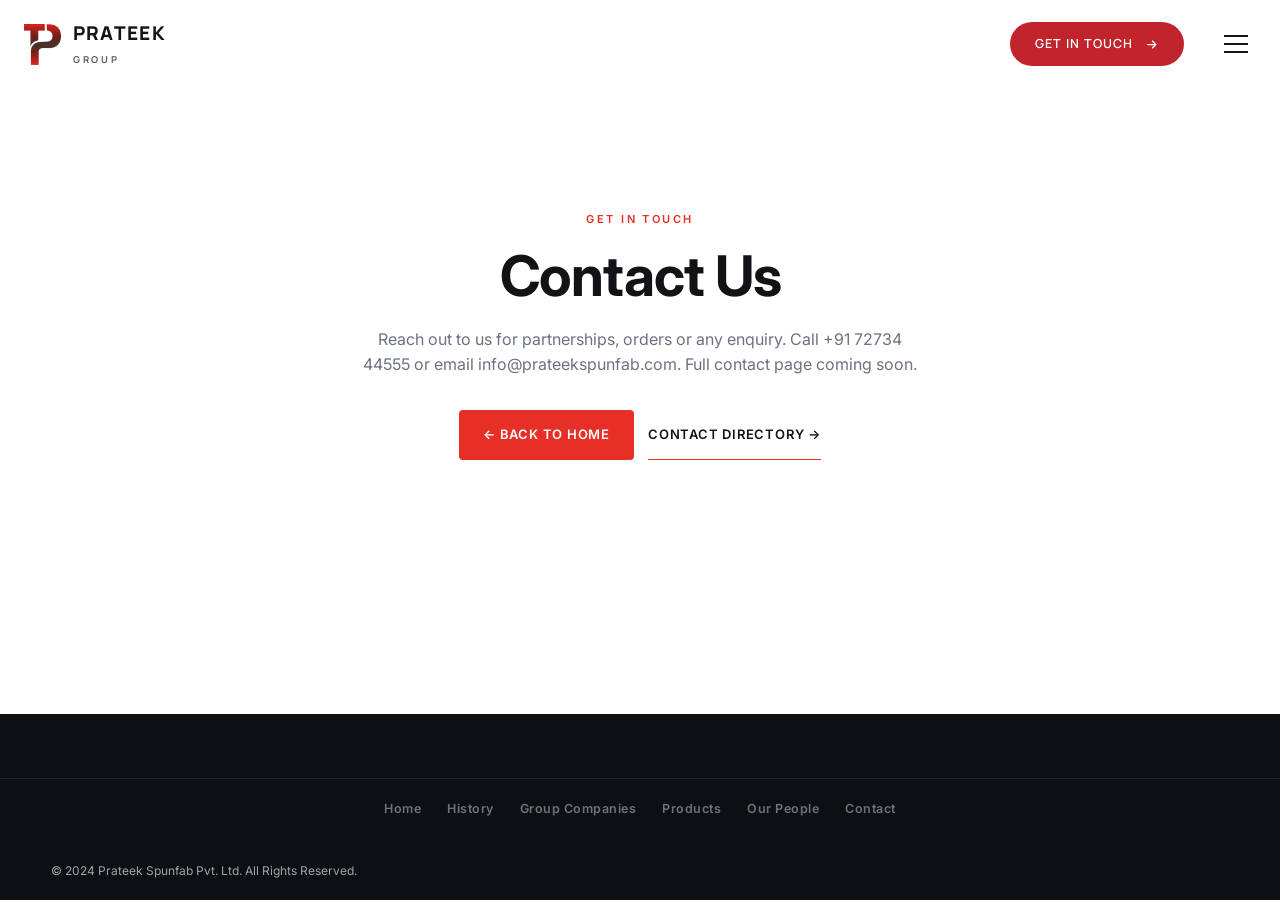
<file: contact.html>
<!DOCTYPE html>
<html lang="en">
<head>
  <meta charset="UTF-8" />
  <meta name="viewport" content="width=device-width, initial-scale=1.0" />
  <title>Contact — Prateek Group</title>
  <link rel="preconnect" href="https://fonts.googleapis.com" />
  <link rel="preconnect" href="https://fonts.gstatic.com" crossorigin />
  <link href="https://fonts.googleapis.com/css2?family=Inter:wght@400;500;600;700;800&display=swap" rel="stylesheet" />
  <link rel="stylesheet" href="styles.css" />
<link href="https://fonts.googleapis.com/css2?family=Manrope:wght@400;500;600;700;800&display=swap" rel="stylesheet">
<link rel="stylesheet" href="header.css">
<link rel="icon" href="favicon.ico" sizes="any" />
<link rel="apple-touch-icon" href="logo.png" />
</head>
<body class="stub-page">
  <!-- ======================= HEADER ======================= -->
<header class="site-header" id="siteHeader">
  <div class="header-inner">

    <a href="index.html" class="brand" aria-label="Prateek Group home">
      <img src="logo.png" alt="Prateek Group" class="brand-mark" width="208" height="240" />
      <span>
        <span class="brand-name">PRATEEK</span>
        <span class="brand-sub">GROUP</span>
      </span>
    </a>

    <ul class="nav" id="siteNav" aria-label="Primary">
      <li><a href="index.html">HOME</a></li>
      <li><a href="history.html">HISTORY</a></li>

      <li class="has-dropdown">
        <a href="index.html#manufacturing" aria-haspopup="true">INFRASTRUCTURE <span class="caret" aria-hidden="true">&#9662;</span></a>
        <ul class="dropdown">
          <li><a href="index.html#manufacturing">MANUFACTURING</a></li>
          <li><a href="index.html#qualitycontrol">QUALITY CONTROL</a></li>
          <li><a href="index.html#manufacturing">MACHINERY</a></li>
          <li><a href="index.html#capacity">CAPACITY</a></li>
          <li><a href="index.html#qualitycontrol">CERTIFICATIONS</a></li>
        </ul>
      </li>

      <li class="has-dropdown">
        <a href="index.html#products" aria-haspopup="true">PRODUCTS <span class="caret" aria-hidden="true">&#9662;</span></a>
        <ul class="dropdown">
          <li><a href="pv-yarn.html">PV YARN</a></li>
          <li><a href="dyed-yarn.html">DYED YARN</a></li>
          <li><a href="fancy-yarn.html">FANCY YARN</a></li>
        </ul>
      </li>

      <li class="has-dropdown">
        <a href="group-companies.html" aria-haspopup="true">GROUP COMPANIES <span class="caret" aria-hidden="true">&#9662;</span></a>
        <ul class="dropdown">
          <li><a href="prateek.html">PRATEEK YARN</a></li>
          <li><a href="kk-spintex.html">KK SPINTEX</a></li>
          <li><a href="gb-dyed-yarn.html">GB DYED YARN</a></li>
        </ul>
      </li>

      <li><a href="group-companies.html#partners">OUR PARTNERS</a></li>
      <li><a href="people.html">PEOPLE</a></li>
      <li><a href="contact.html" class="active">CONTACT</a></li>
    </ul>

    <a href="contact.html" class="btn btn--pill">
      GET IN TOUCH
      <svg class="icon-arrow" viewBox="0 0 24 24" fill="none" stroke="currentColor" stroke-width="2"><path d="M5 12h14M13 6l6 6-6 6"/></svg>
    </a>

    <button class="nav-toggle" id="navToggle" aria-expanded="false" aria-controls="siteNav" aria-label="Toggle menu">
      <span></span><span></span><span></span>
    </button>
  </div>
</header>

  <main>
    <section class="page-stub">
      <div class="container">
        <span class="eyebrow">Get In Touch</span>
        <h1>Contact Us</h1>
        <p>Reach out to us for partnerships, orders or any enquiry. Call +91 72734 44555 or email info@prateekspunfab.com. Full contact page coming soon.</p>
        <div class="stub-actions">
          <a href="index.html" class="btn btn-primary">&larr; Back to Home</a>
          <a href="people.html#contact-directory" class="btn btn-text">Contact directory &rarr;</a>
        </div>
      </div>
    </section>
  </main>

  <footer class="footer">
    <div class="footer-bottom">
      <div class="container footer-bottom-inner">
      <nav class="footer-nav" aria-label="Footer">
          <a href="index.html">Home</a>
          <a href="history.html">History</a>
          <a href="group-companies.html">Group Companies</a>
          <a href="index.html#products">Products</a>
          <a href="people.html">Our People</a>
          <a href="contact.html">Contact</a>
        </nav>

        <p class="footer-copy">© 2024 Prateek Spunfab Pvt. Ltd. All Rights Reserved.</p>
      </div>
    </div>
  </footer>
<script src="header.js"></script>
</body>
</html>
</file>
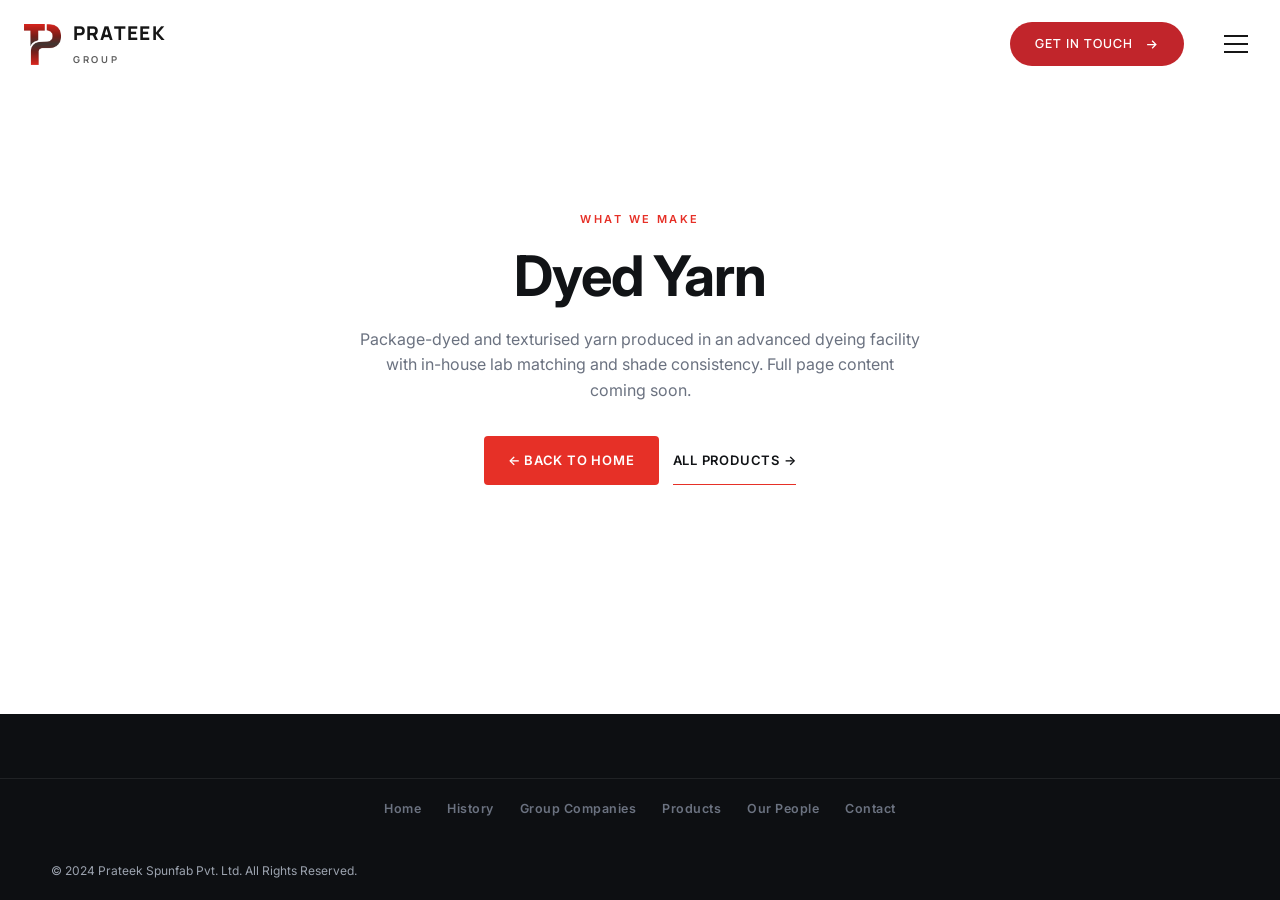
<file: dyed-yarn.html>
<!DOCTYPE html>
<html lang="en">
<head>
  <meta charset="UTF-8" />
  <meta name="viewport" content="width=device-width, initial-scale=1.0" />
  <title>Dyed Yarn — Prateek Group</title>
  <link rel="preconnect" href="https://fonts.googleapis.com" />
  <link rel="preconnect" href="https://fonts.gstatic.com" crossorigin />
  <link href="https://fonts.googleapis.com/css2?family=Inter:wght@400;500;600;700;800&display=swap" rel="stylesheet" />
  <link rel="stylesheet" href="styles.css" />
<link href="https://fonts.googleapis.com/css2?family=Manrope:wght@400;500;600;700;800&display=swap" rel="stylesheet">
<link rel="stylesheet" href="header.css">
<link rel="icon" href="favicon.ico" sizes="any" />
<link rel="apple-touch-icon" href="logo.png" />
</head>
<body class="stub-page">
  <!-- ======================= HEADER ======================= -->
<header class="site-header" id="siteHeader">
  <div class="header-inner">

    <a href="index.html" class="brand" aria-label="Prateek Group home">
      <img src="logo.png" alt="Prateek Group" class="brand-mark" width="208" height="240" />
      <span>
        <span class="brand-name">PRATEEK</span>
        <span class="brand-sub">GROUP</span>
      </span>
    </a>

    <ul class="nav" id="siteNav" aria-label="Primary">
      <li><a href="index.html">HOME</a></li>
      <li><a href="history.html">HISTORY</a></li>

      <li class="has-dropdown">
        <a href="index.html#manufacturing" aria-haspopup="true">INFRASTRUCTURE <span class="caret" aria-hidden="true">&#9662;</span></a>
        <ul class="dropdown">
          <li><a href="index.html#manufacturing">MANUFACTURING</a></li>
          <li><a href="index.html#qualitycontrol">QUALITY CONTROL</a></li>
          <li><a href="index.html#manufacturing">MACHINERY</a></li>
          <li><a href="index.html#capacity">CAPACITY</a></li>
          <li><a href="index.html#qualitycontrol">CERTIFICATIONS</a></li>
        </ul>
      </li>

      <li class="has-dropdown">
        <a href="index.html#products" class="active" aria-haspopup="true">PRODUCTS <span class="caret" aria-hidden="true">&#9662;</span></a>
        <ul class="dropdown">
          <li><a href="pv-yarn.html">PV YARN</a></li>
          <li><a href="dyed-yarn.html">DYED YARN</a></li>
          <li><a href="fancy-yarn.html">FANCY YARN</a></li>
        </ul>
      </li>

      <li class="has-dropdown">
        <a href="group-companies.html" aria-haspopup="true">GROUP COMPANIES <span class="caret" aria-hidden="true">&#9662;</span></a>
        <ul class="dropdown">
          <li><a href="prateek.html">PRATEEK YARN</a></li>
          <li><a href="kk-spintex.html">KK SPINTEX</a></li>
          <li><a href="gb-dyed-yarn.html">GB DYED YARN</a></li>
        </ul>
      </li>

      <li><a href="group-companies.html#partners">OUR PARTNERS</a></li>
      <li><a href="people.html">PEOPLE</a></li>
      <li><a href="contact.html">CONTACT</a></li>
    </ul>

    <a href="contact.html" class="btn btn--pill">
      GET IN TOUCH
      <svg class="icon-arrow" viewBox="0 0 24 24" fill="none" stroke="currentColor" stroke-width="2"><path d="M5 12h14M13 6l6 6-6 6"/></svg>
    </a>

    <button class="nav-toggle" id="navToggle" aria-expanded="false" aria-controls="siteNav" aria-label="Toggle menu">
      <span></span><span></span><span></span>
    </button>
  </div>
</header>

  <main>
    <section class="page-stub">
      <div class="container">
        <span class="eyebrow">What We Make</span>
        <h1>Dyed Yarn</h1>
        <p>Package-dyed and texturised yarn produced in an advanced dyeing facility with in-house lab matching and shade consistency. Full page content coming soon.</p>
        <div class="stub-actions">
          <a href="index.html" class="btn btn-primary">&larr; Back to Home</a>
          <a href="index.html#products" class="btn btn-text">All products &rarr;</a>
        </div>
      </div>
    </section>
  </main>

  <footer class="footer">
    <div class="footer-bottom">
      <div class="container footer-bottom-inner">
      <nav class="footer-nav" aria-label="Footer">
          <a href="index.html">Home</a>
          <a href="history.html">History</a>
          <a href="group-companies.html">Group Companies</a>
          <a href="index.html#products">Products</a>
          <a href="people.html">Our People</a>
          <a href="contact.html">Contact</a>
        </nav>

        <p class="footer-copy">&copy; 2024 Prateek Spunfab Pvt. Ltd. All Rights Reserved.</p>
      </div>
    </div>
  </footer>
<script src="header.js"></script>
</body>
</html>
</file>
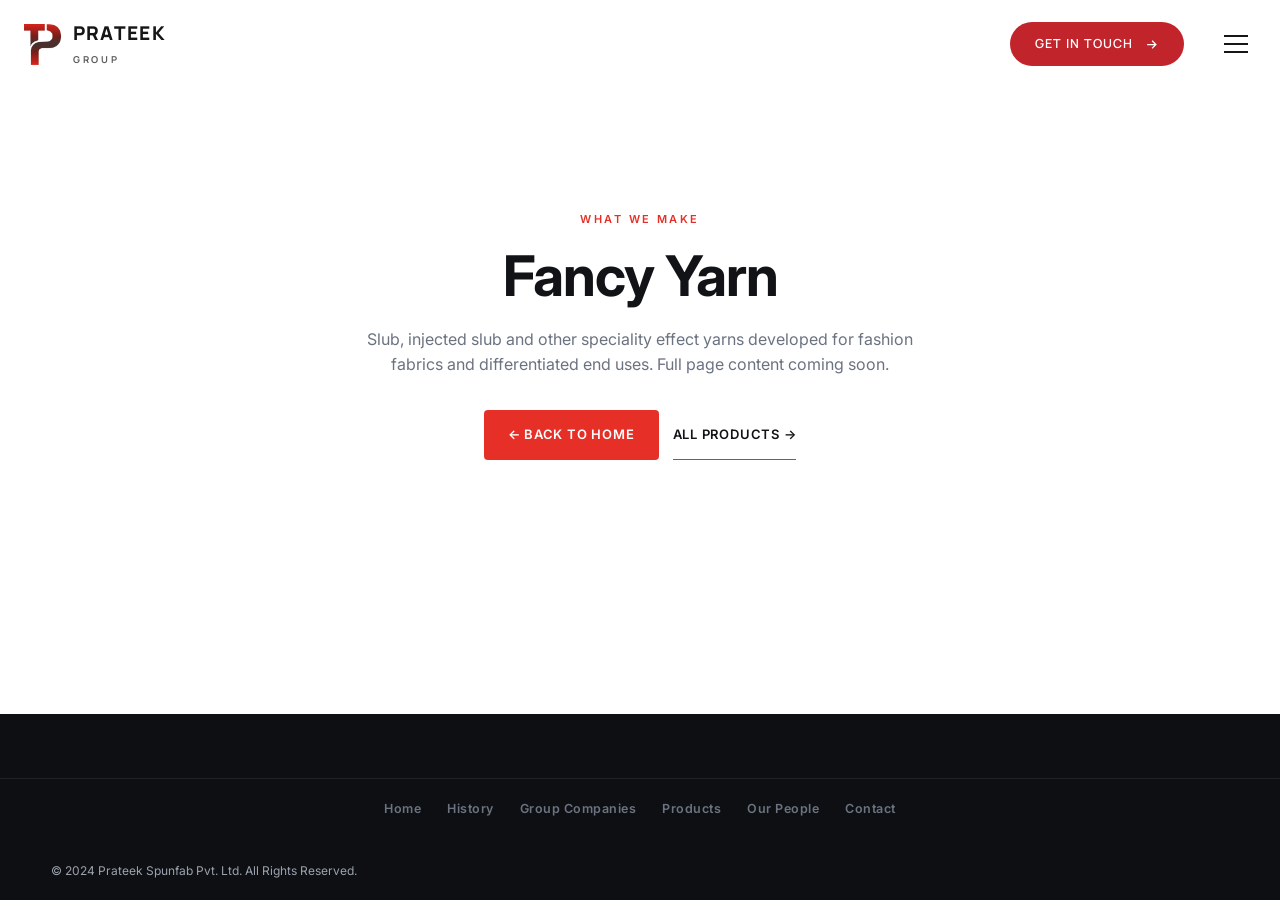
<file: fancy-yarn.html>
<!DOCTYPE html>
<html lang="en">
<head>
  <meta charset="UTF-8" />
  <meta name="viewport" content="width=device-width, initial-scale=1.0" />
  <title>Fancy Yarn — Prateek Group</title>
  <link rel="preconnect" href="https://fonts.googleapis.com" />
  <link rel="preconnect" href="https://fonts.gstatic.com" crossorigin />
  <link href="https://fonts.googleapis.com/css2?family=Inter:wght@400;500;600;700;800&display=swap" rel="stylesheet" />
  <link rel="stylesheet" href="styles.css" />
<link href="https://fonts.googleapis.com/css2?family=Manrope:wght@400;500;600;700;800&display=swap" rel="stylesheet">
<link rel="stylesheet" href="header.css">
<link rel="icon" href="favicon.ico" sizes="any" />
<link rel="apple-touch-icon" href="logo.png" />
</head>
<body class="stub-page">
  <!-- ======================= HEADER ======================= -->
<header class="site-header" id="siteHeader">
  <div class="header-inner">

    <a href="index.html" class="brand" aria-label="Prateek Group home">
      <img src="logo.png" alt="Prateek Group" class="brand-mark" width="208" height="240" />
      <span>
        <span class="brand-name">PRATEEK</span>
        <span class="brand-sub">GROUP</span>
      </span>
    </a>

    <ul class="nav" id="siteNav" aria-label="Primary">
      <li><a href="index.html">HOME</a></li>
      <li><a href="history.html">HISTORY</a></li>

      <li class="has-dropdown">
        <a href="index.html#manufacturing" aria-haspopup="true">INFRASTRUCTURE <span class="caret" aria-hidden="true">&#9662;</span></a>
        <ul class="dropdown">
          <li><a href="index.html#manufacturing">MANUFACTURING</a></li>
          <li><a href="index.html#qualitycontrol">QUALITY CONTROL</a></li>
          <li><a href="index.html#manufacturing">MACHINERY</a></li>
          <li><a href="index.html#capacity">CAPACITY</a></li>
          <li><a href="index.html#qualitycontrol">CERTIFICATIONS</a></li>
        </ul>
      </li>

      <li class="has-dropdown">
        <a href="index.html#products" class="active" aria-haspopup="true">PRODUCTS <span class="caret" aria-hidden="true">&#9662;</span></a>
        <ul class="dropdown">
          <li><a href="pv-yarn.html">PV YARN</a></li>
          <li><a href="dyed-yarn.html">DYED YARN</a></li>
          <li><a href="fancy-yarn.html">FANCY YARN</a></li>
        </ul>
      </li>

      <li class="has-dropdown">
        <a href="group-companies.html" aria-haspopup="true">GROUP COMPANIES <span class="caret" aria-hidden="true">&#9662;</span></a>
        <ul class="dropdown">
          <li><a href="prateek.html">PRATEEK YARN</a></li>
          <li><a href="kk-spintex.html">KK SPINTEX</a></li>
          <li><a href="gb-dyed-yarn.html">GB DYED YARN</a></li>
        </ul>
      </li>

      <li><a href="group-companies.html#partners">OUR PARTNERS</a></li>
      <li><a href="people.html">PEOPLE</a></li>
      <li><a href="contact.html">CONTACT</a></li>
    </ul>

    <a href="contact.html" class="btn btn--pill">
      GET IN TOUCH
      <svg class="icon-arrow" viewBox="0 0 24 24" fill="none" stroke="currentColor" stroke-width="2"><path d="M5 12h14M13 6l6 6-6 6"/></svg>
    </a>

    <button class="nav-toggle" id="navToggle" aria-expanded="false" aria-controls="siteNav" aria-label="Toggle menu">
      <span></span><span></span><span></span>
    </button>
  </div>
</header>

  <main>
    <section class="page-stub">
      <div class="container">
        <span class="eyebrow">What We Make</span>
        <h1>Fancy Yarn</h1>
        <p>Slub, injected slub and other speciality effect yarns developed for fashion fabrics and differentiated end uses. Full page content coming soon.</p>
        <div class="stub-actions">
          <a href="index.html" class="btn btn-primary">&larr; Back to Home</a>
          <a href="index.html#products" class="btn btn-text">All products &rarr;</a>
        </div>
      </div>
    </section>
  </main>

  <footer class="footer">
    <div class="footer-bottom">
      <div class="container footer-bottom-inner">
      <nav class="footer-nav" aria-label="Footer">
          <a href="index.html">Home</a>
          <a href="history.html">History</a>
          <a href="group-companies.html">Group Companies</a>
          <a href="index.html#products">Products</a>
          <a href="people.html">Our People</a>
          <a href="contact.html">Contact</a>
        </nav>

        <p class="footer-copy">&copy; 2024 Prateek Spunfab Pvt. Ltd. All Rights Reserved.</p>
      </div>
    </div>
  </footer>
<script src="header.js"></script>
</body>
</html>
</file>
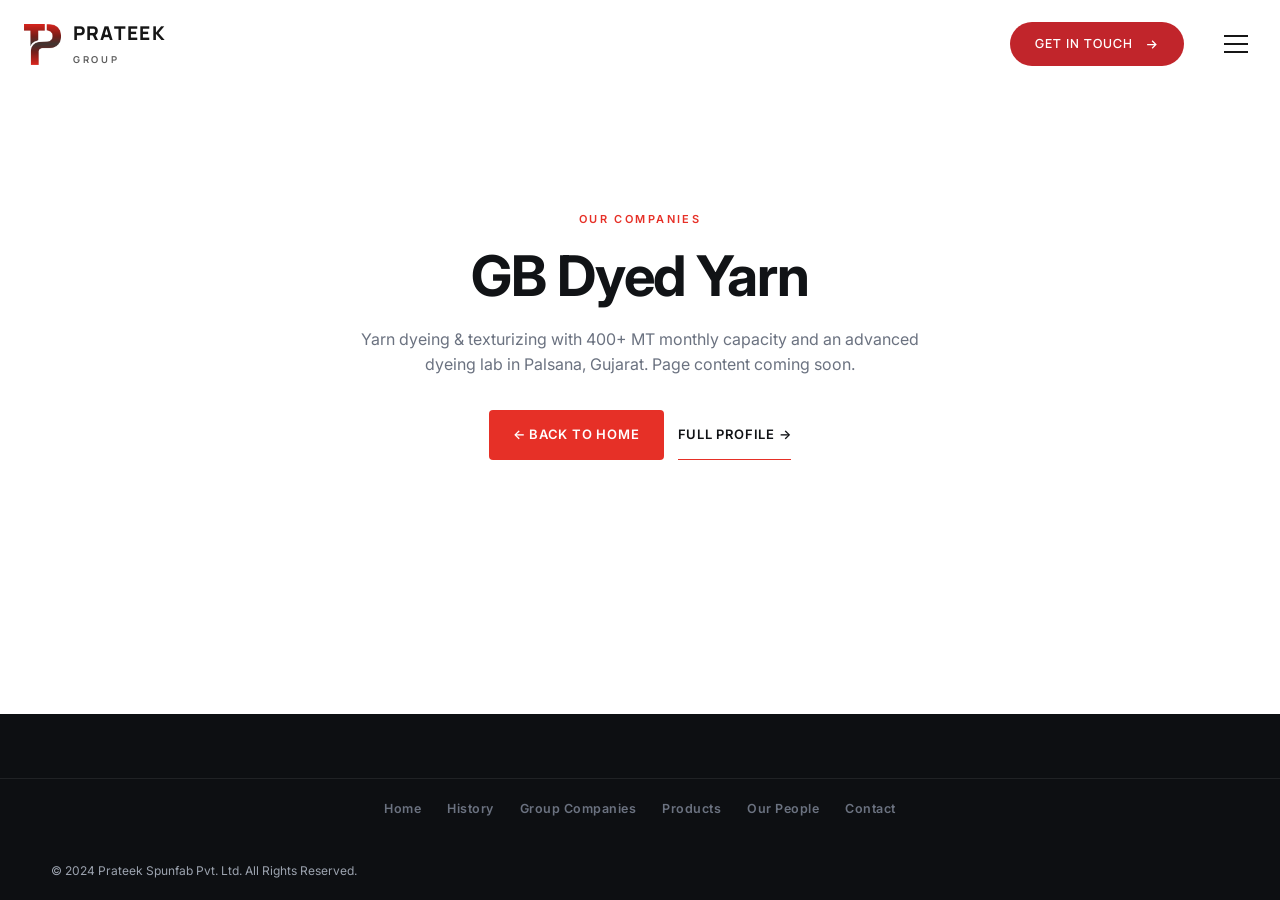
<file: gb-dyed-yarn.html>
<!DOCTYPE html>
<html lang="en">
<head>
  <meta charset="UTF-8" />
  <meta name="viewport" content="width=device-width, initial-scale=1.0" />
  <title>GB Dyed Yarn — Prateek Group</title>
  <link rel="preconnect" href="https://fonts.googleapis.com" />
  <link rel="preconnect" href="https://fonts.gstatic.com" crossorigin />
  <link href="https://fonts.googleapis.com/css2?family=Inter:wght@400;500;600;700;800&display=swap" rel="stylesheet" />
  <link rel="stylesheet" href="styles.css" />
<link href="https://fonts.googleapis.com/css2?family=Manrope:wght@400;500;600;700;800&display=swap" rel="stylesheet">
<link rel="stylesheet" href="header.css">
<link rel="icon" href="favicon.ico" sizes="any" />
<link rel="apple-touch-icon" href="logo.png" />
</head>
<body class="stub-page">
  <!-- ======================= HEADER ======================= -->
<header class="site-header" id="siteHeader">
  <div class="header-inner">

    <a href="index.html" class="brand" aria-label="Prateek Group home">
      <img src="logo.png" alt="Prateek Group" class="brand-mark" width="208" height="240" />
      <span>
        <span class="brand-name">PRATEEK</span>
        <span class="brand-sub">GROUP</span>
      </span>
    </a>

    <ul class="nav" id="siteNav" aria-label="Primary">
      <li><a href="index.html">HOME</a></li>
      <li><a href="history.html">HISTORY</a></li>

      <li class="has-dropdown">
        <a href="index.html#manufacturing" aria-haspopup="true">INFRASTRUCTURE <span class="caret" aria-hidden="true">&#9662;</span></a>
        <ul class="dropdown">
          <li><a href="index.html#manufacturing">MANUFACTURING</a></li>
          <li><a href="index.html#qualitycontrol">QUALITY CONTROL</a></li>
          <li><a href="index.html#manufacturing">MACHINERY</a></li>
          <li><a href="index.html#capacity">CAPACITY</a></li>
          <li><a href="index.html#qualitycontrol">CERTIFICATIONS</a></li>
        </ul>
      </li>

      <li class="has-dropdown">
        <a href="index.html#products" aria-haspopup="true">PRODUCTS <span class="caret" aria-hidden="true">&#9662;</span></a>
        <ul class="dropdown">
          <li><a href="pv-yarn.html">PV YARN</a></li>
          <li><a href="dyed-yarn.html">DYED YARN</a></li>
          <li><a href="fancy-yarn.html">FANCY YARN</a></li>
        </ul>
      </li>

      <li class="has-dropdown">
        <a href="group-companies.html" class="active" aria-haspopup="true">GROUP COMPANIES <span class="caret" aria-hidden="true">&#9662;</span></a>
        <ul class="dropdown">
          <li><a href="prateek.html">PRATEEK YARN</a></li>
          <li><a href="kk-spintex.html">KK SPINTEX</a></li>
          <li><a href="gb-dyed-yarn.html">GB DYED YARN</a></li>
        </ul>
      </li>

      <li><a href="group-companies.html#partners">OUR PARTNERS</a></li>
      <li><a href="people.html">PEOPLE</a></li>
      <li><a href="contact.html">CONTACT</a></li>
    </ul>

    <a href="contact.html" class="btn btn--pill">
      GET IN TOUCH
      <svg class="icon-arrow" viewBox="0 0 24 24" fill="none" stroke="currentColor" stroke-width="2"><path d="M5 12h14M13 6l6 6-6 6"/></svg>
    </a>

    <button class="nav-toggle" id="navToggle" aria-expanded="false" aria-controls="siteNav" aria-label="Toggle menu">
      <span></span><span></span><span></span>
    </button>
  </div>
</header>

  <main>
    <section class="page-stub">
      <div class="container">
        <span class="eyebrow">Our Companies</span>
        <h1>GB Dyed Yarn</h1>
        <p>Yarn dyeing &amp; texturizing with 400+ MT monthly capacity and an advanced dyeing lab in Palsana, Gujarat. Page content coming soon.</p>
        <div class="stub-actions">
          <a href="index.html" class="btn btn-primary">&larr; Back to Home</a>
          <a href="group-companies.html#gb-yarn" class="btn btn-text">Full profile &rarr;</a>
        </div>
      </div>
    </section>
  </main>

  <footer class="footer">
    <div class="footer-bottom">
      <div class="container footer-bottom-inner">
      <nav class="footer-nav" aria-label="Footer">
          <a href="index.html">Home</a>
          <a href="history.html">History</a>
          <a href="group-companies.html">Group Companies</a>
          <a href="index.html#products">Products</a>
          <a href="people.html">Our People</a>
          <a href="contact.html">Contact</a>
        </nav>

        <p class="footer-copy">© 2024 Prateek Spunfab Pvt. Ltd. All Rights Reserved.</p>
      </div>
    </div>
  </footer>
<script src="header.js"></script>
</body>
</html>
</file>
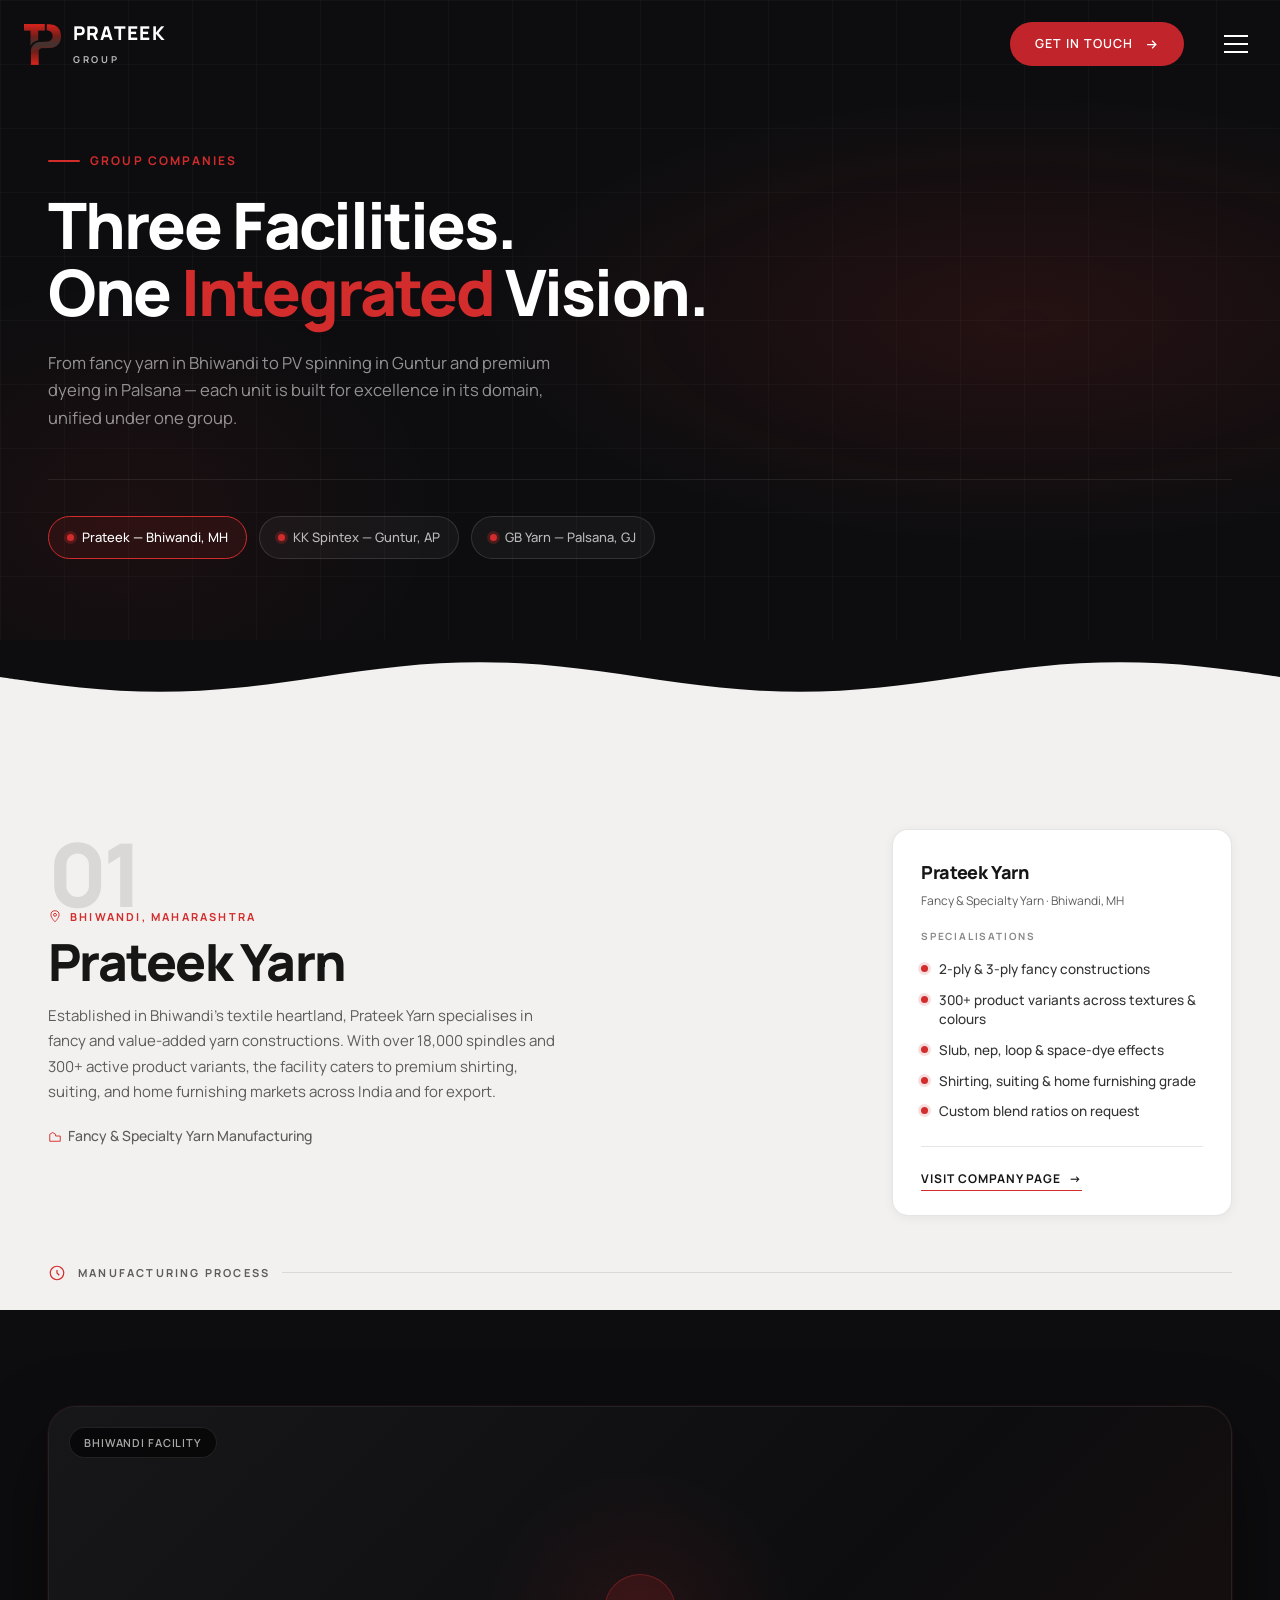
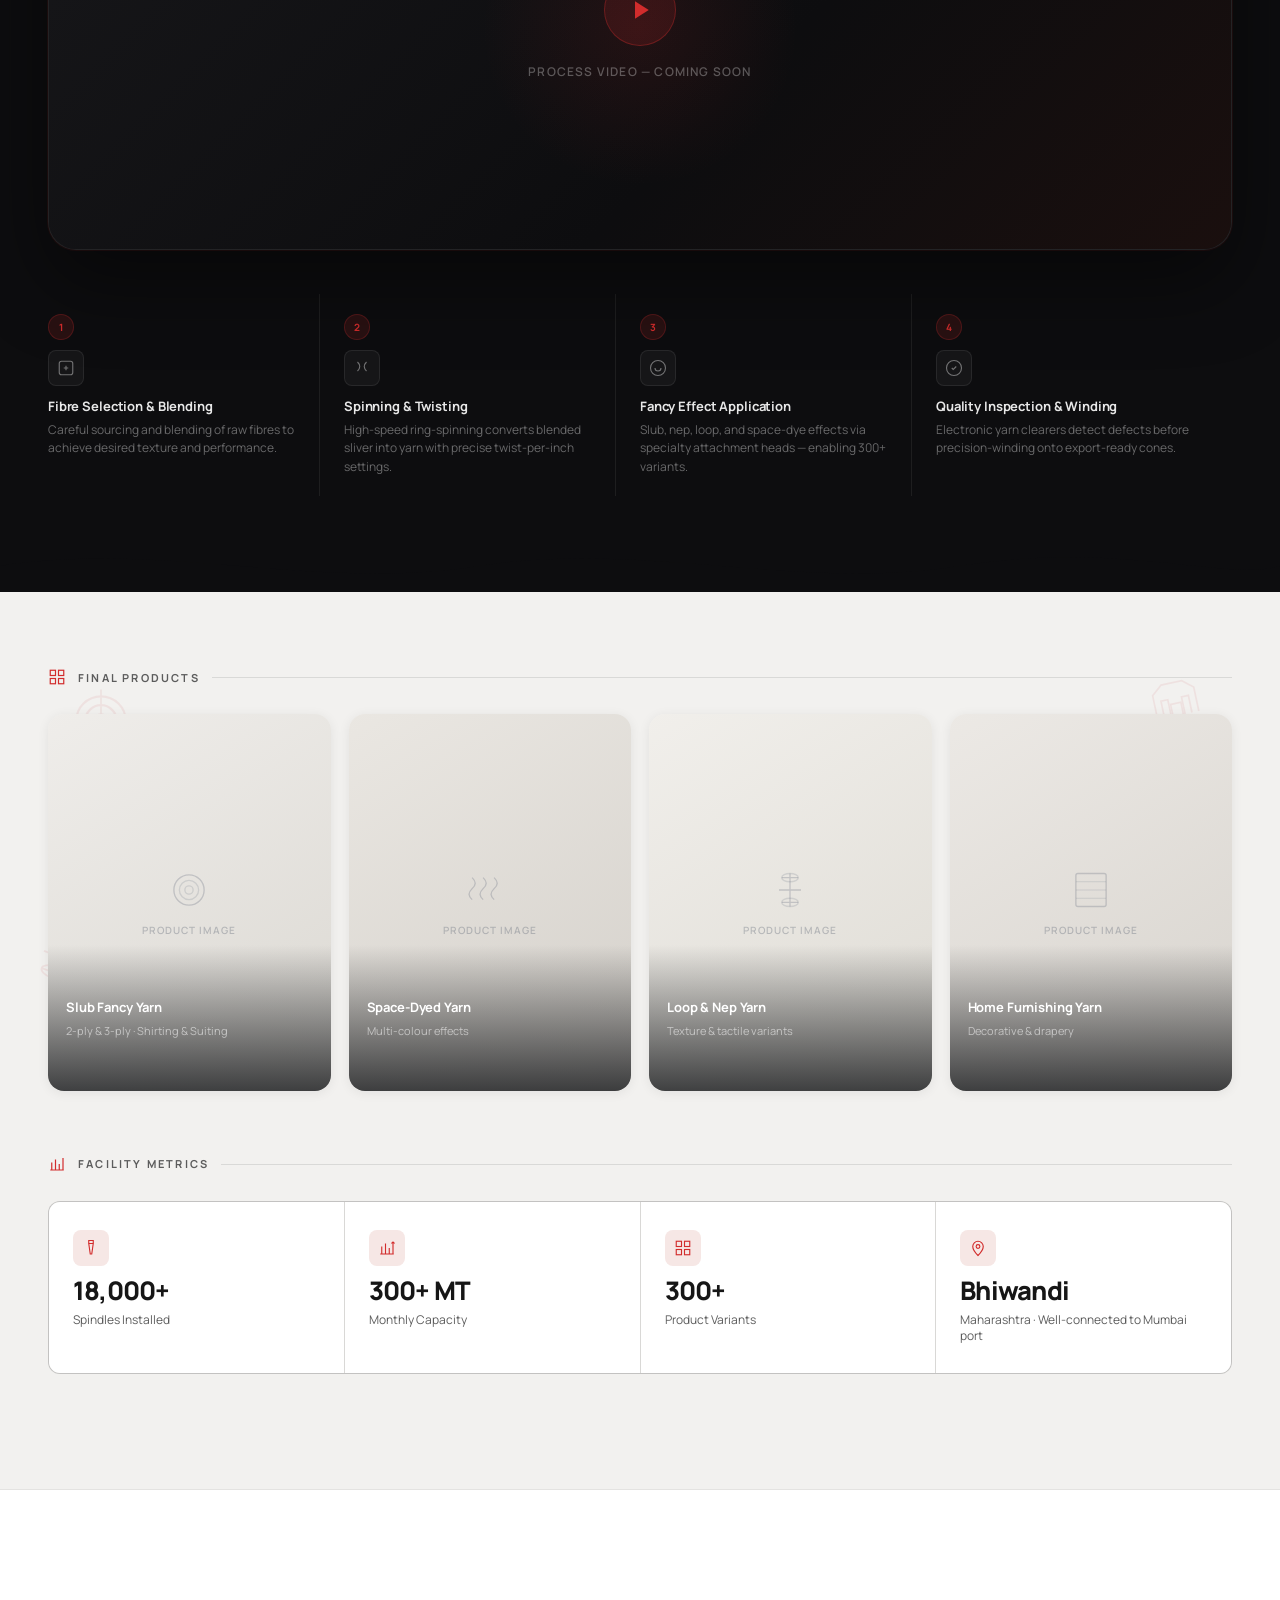
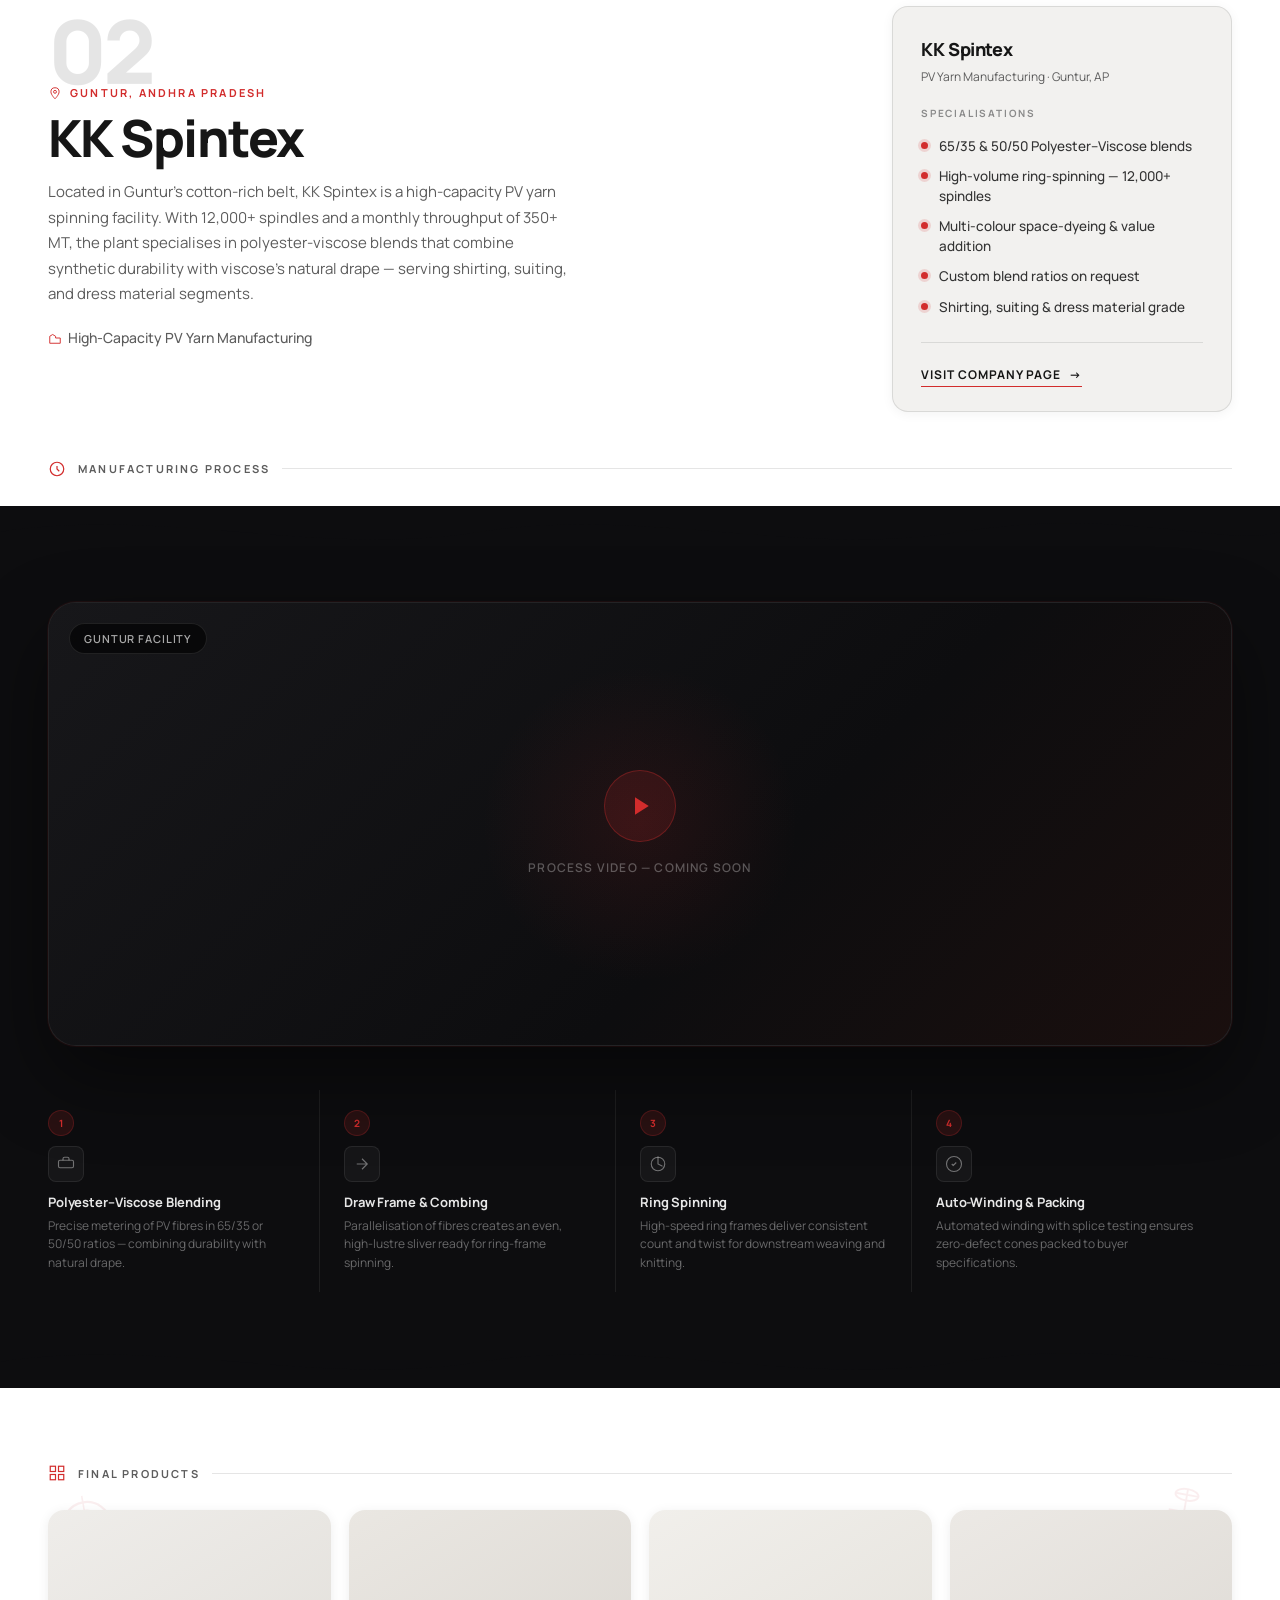
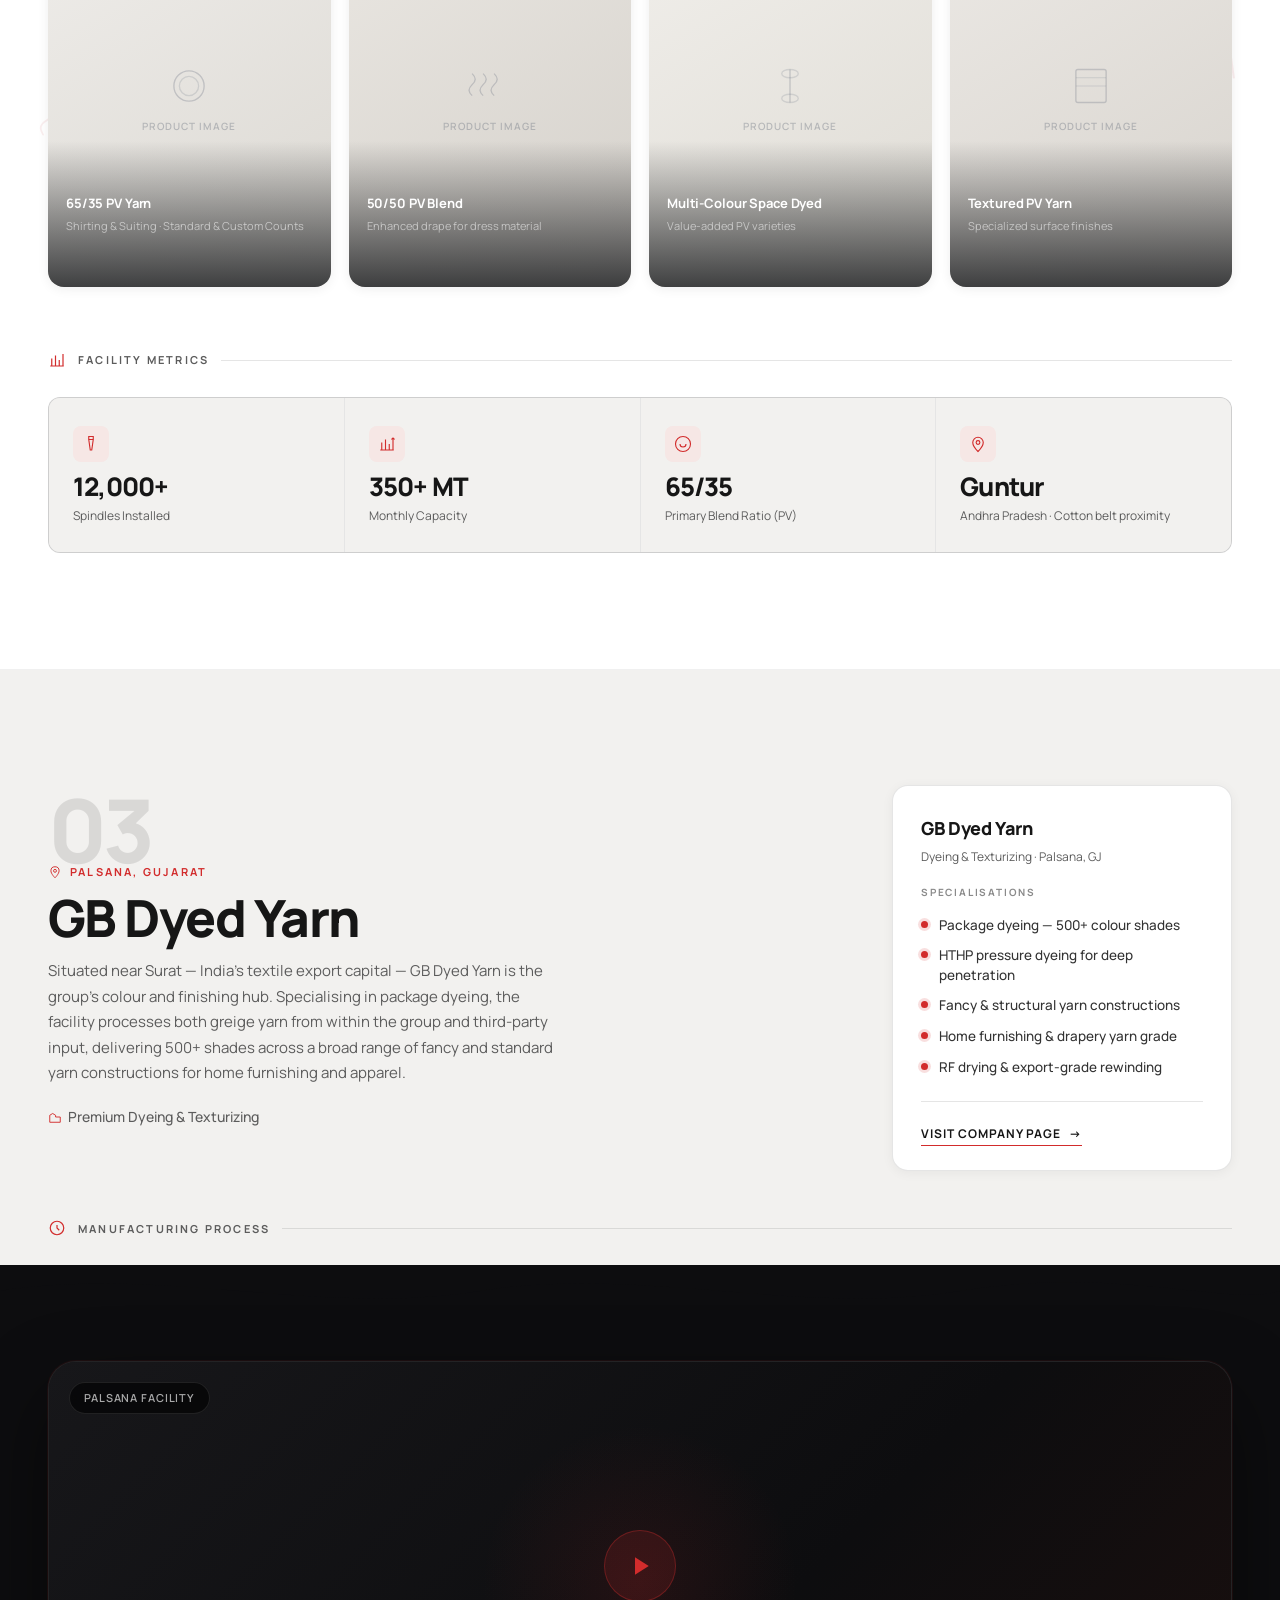
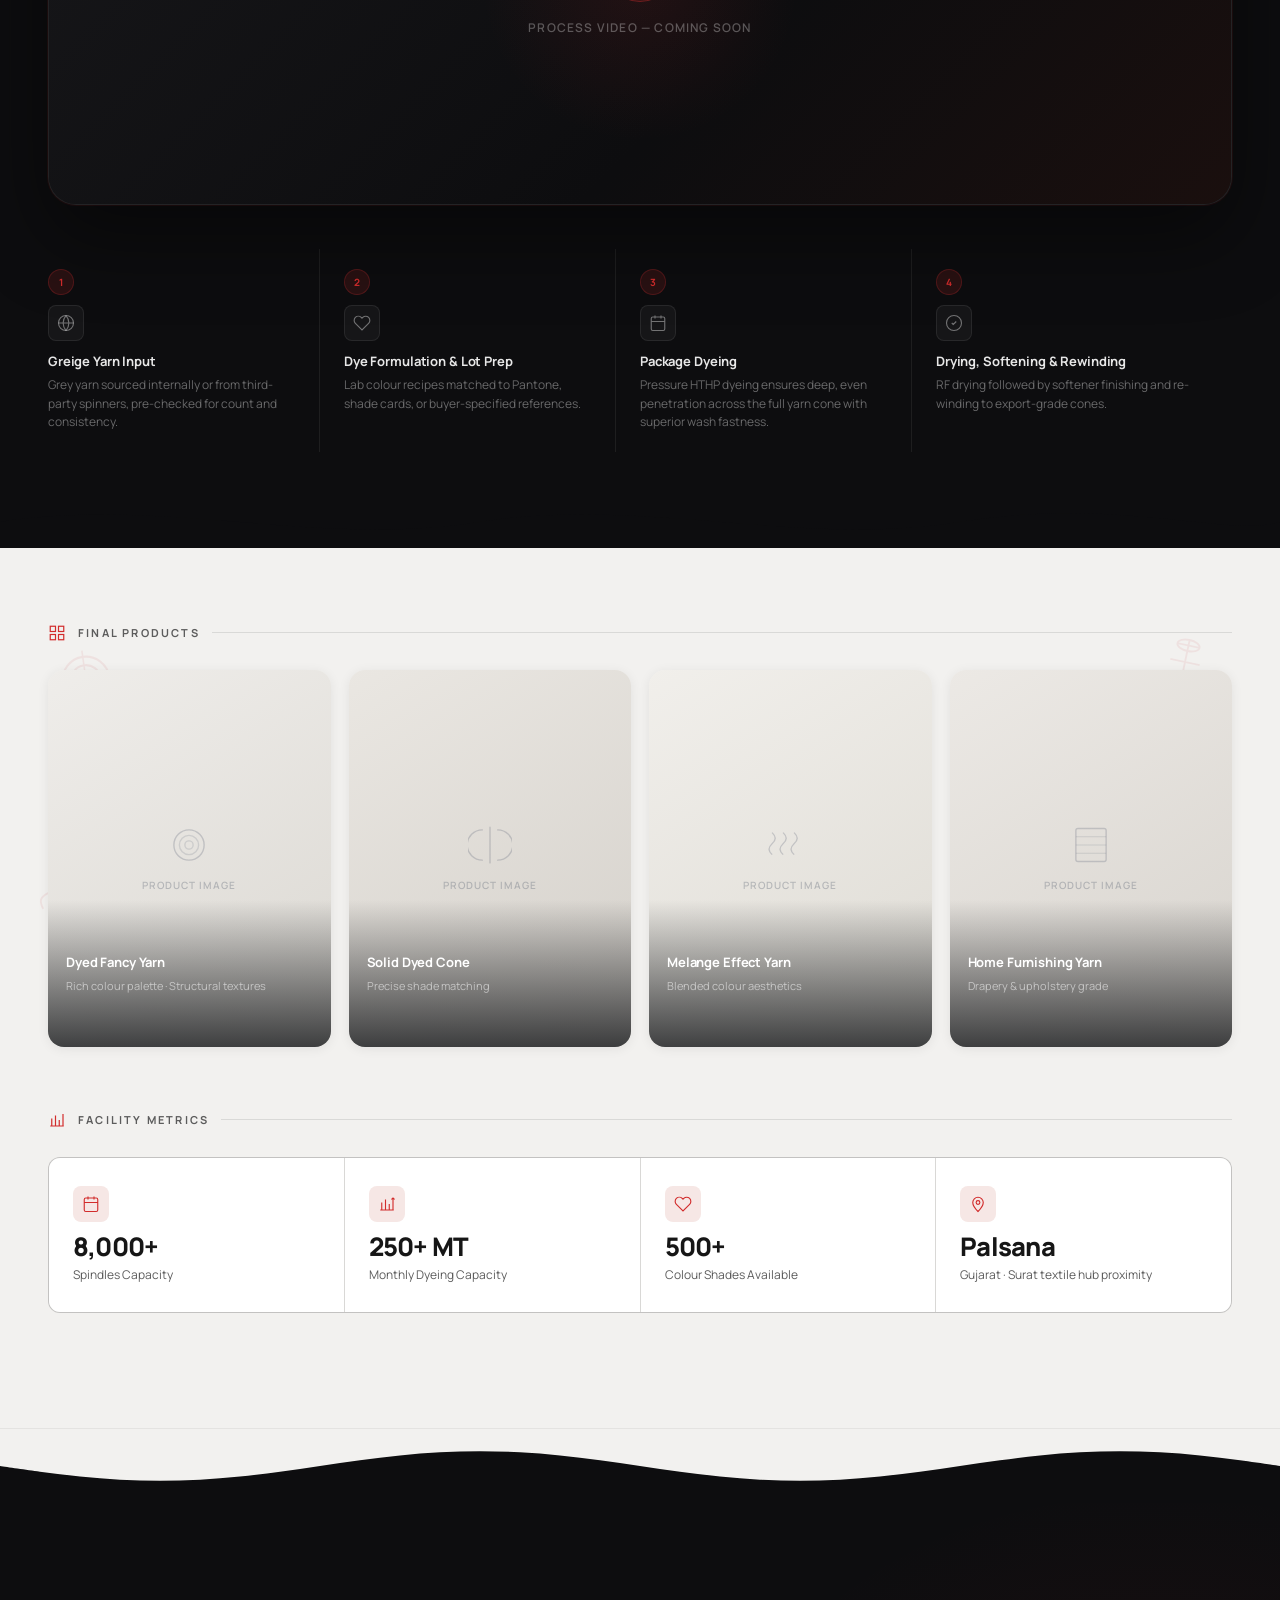
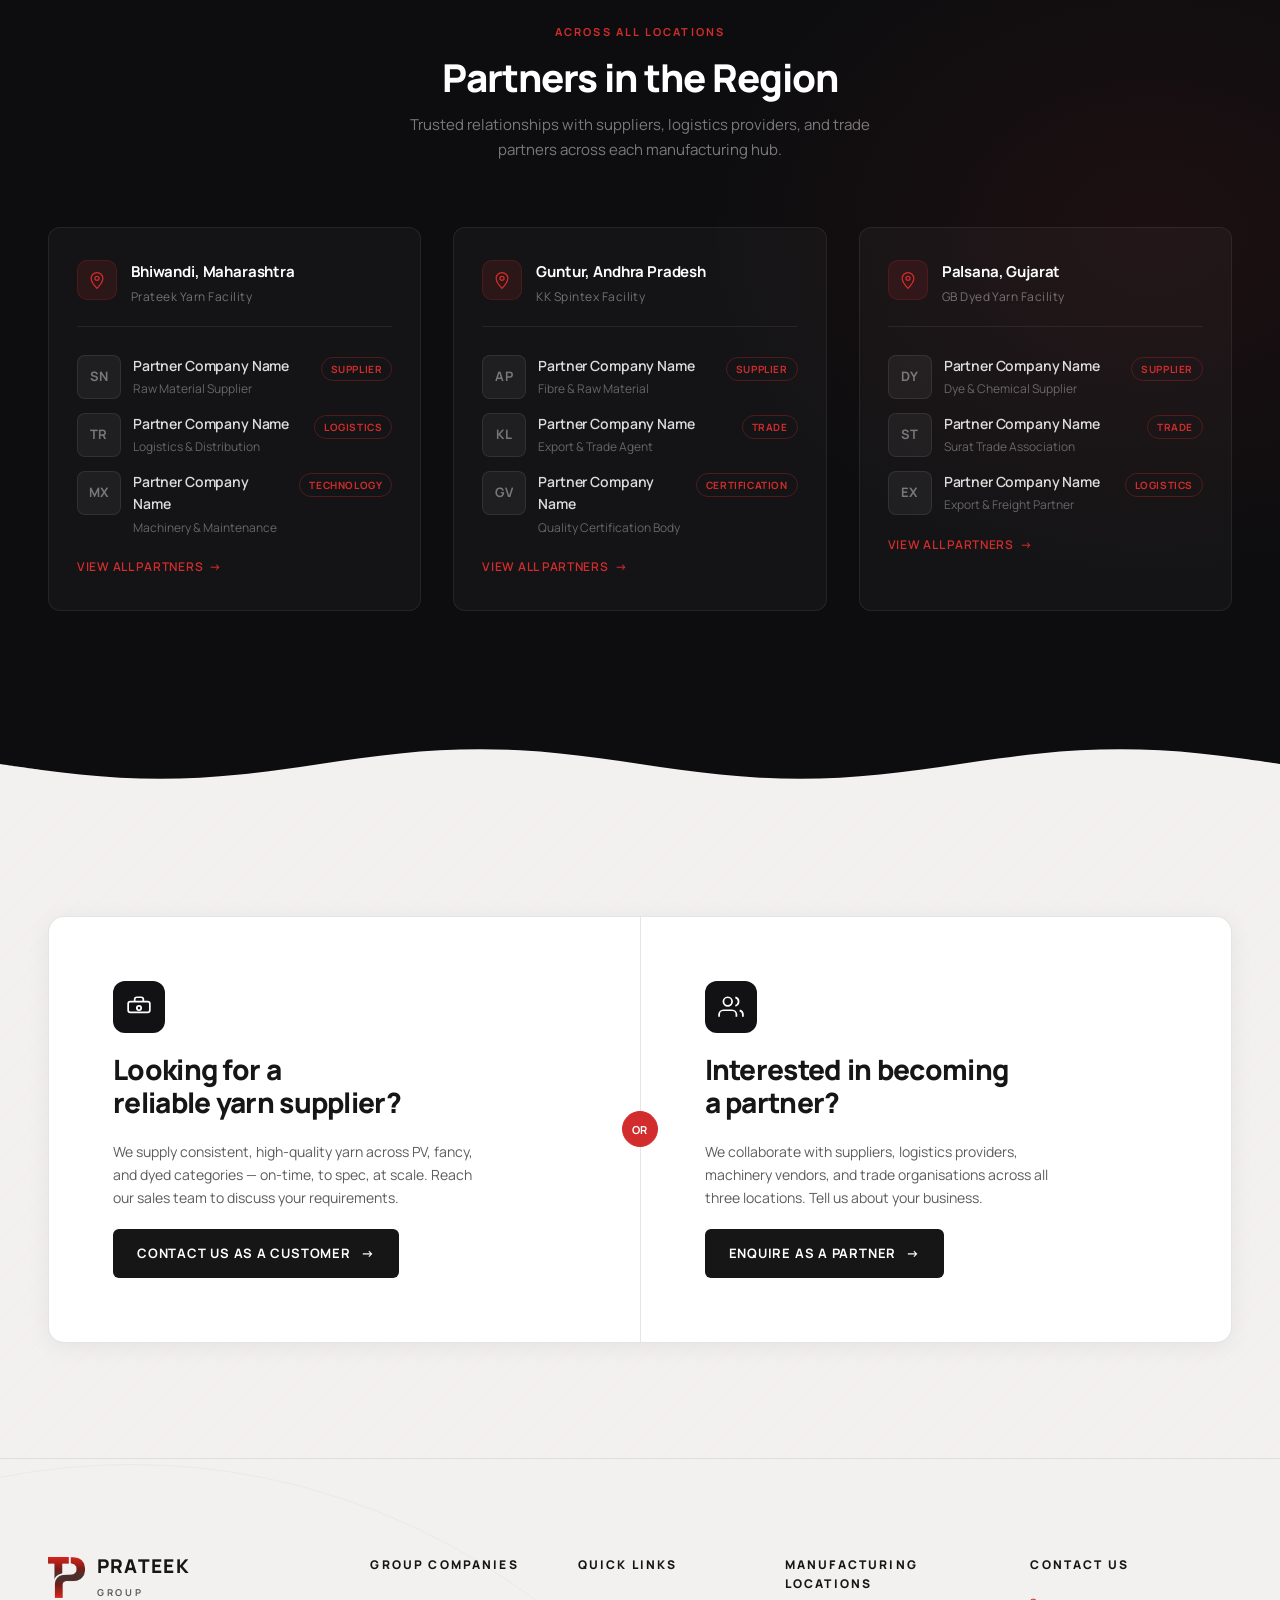
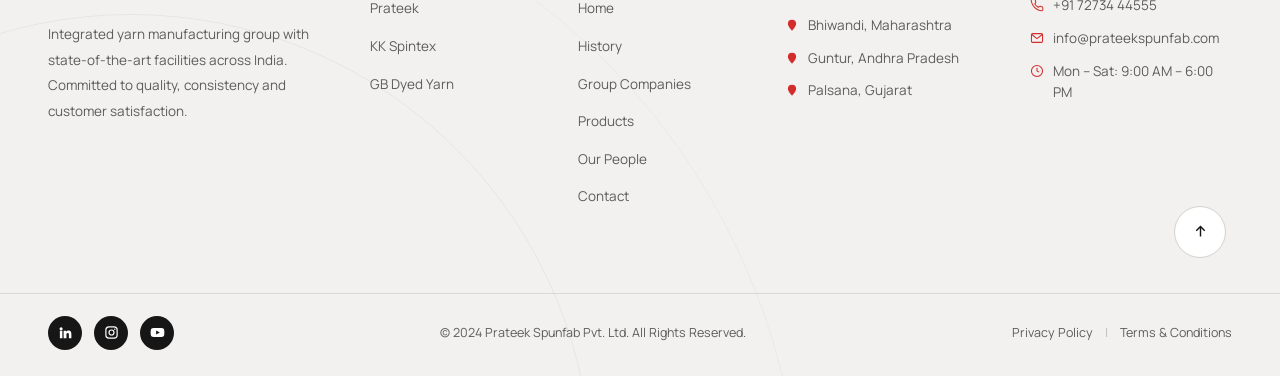
<file: group-companies.html>
<!DOCTYPE html>
<html lang="en">
<head>
<meta charset="UTF-8">
<meta name="viewport" content="width=device-width, initial-scale=1.0">
<meta name="description" content="Prateek Group — Group Companies. Three integrated manufacturing facilities across Bhiwandi, Guntur, and Palsana.">
<title>Group Companies — Prateek Group</title>

<link rel="preconnect" href="https://fonts.googleapis.com">
<link rel="preconnect" href="https://fonts.gstatic.com" crossorigin>
<link href="https://fonts.googleapis.com/css2?family=Manrope:wght@400;500;600;700;800&display=swap" rel="stylesheet">

<style>
/* ==========================================================
   PRATEEK GROUP — SHARED THEME (matches index.html)
========================================================== */
:root{
  --font        : 'Manrope', 'Inter', -apple-system, 'Segoe UI', sans-serif;

  --bg-dark     : #0b0b0c;
  --bg-dark-2   : #0d0d0f;
  --bg-card     : #121214;
  --bg-light    : #f2f1ef;

  --red         : #d22c2c;
  --red-btn     : #c1252b;
  --red-btn-h   : #a91d23;
  --red-card    : #b23a34;

  --white       : #ffffff;
  --grey-on-dark: #b3b3b8;
  --grey-soft   : #98989d;
  --ink         : #161616;
  --grey-on-lt  : #5c5c5c;
  --line-dark   : rgba(255,255,255,.12);
  --line-light  : rgba(0,0,0,.1);

  --wave-h      : 74px;

  /* --- bridge tokens: map the page's palette onto our theme --- */
  --color-ink       : #161616;
  --color-ink-2     : #121214;
  --color-ink-3     : #0d0d0f;
  --color-red       : #d22c2c;
  --color-red-soft  : #f6e7e5;
  --color-red-dark  : #a91d23;
  --color-bg-soft   : #ffffff;
  --color-border    : rgba(0,0,0,.10);
  --color-border-soft: rgba(0,0,0,.06);
  --color-muted     : #5c5c5c;
  --color-muted-2   : #8a8a8a;
  --color-text      : #333333;
  --r-sm            : 6px;
  --r-lg            : 12px;
  --container-px    : clamp(20px, 4.5vw, 48px);
}

*{margin:0;padding:0;box-sizing:border-box}
html{scroll-behavior:smooth}
body{
  font-family:var(--font);
  background:var(--bg-light);
  color:var(--ink);
  font-size:16px;
  line-height:1.6;
  -webkit-font-smoothing:antialiased;
  overflow-x:hidden;
}
a{color:inherit;text-decoration:none}
ul{list-style:none}
button{font-family:inherit}
svg{display:block}
img{max-width:100%;display:block}
::selection{background:var(--red);color:#fff}

/* Containers (content uses a padding model so the full-bleed video panel works) */
.container       {width:100%;max-width:1336px;margin-inline:auto;padding-inline:var(--container-px)}
.container--slim {width:min(100% - 96px, 1206px);margin-inline:auto}
.container--wide {width:min(100% - 104px, 1336px);margin-inline:auto}

.accent{color:var(--red)}
.icon-arrow{width:15px;height:15px;flex:0 0 auto}

.eyebrow{font-size:12.5px;font-weight:700;letter-spacing:.24em;text-transform:uppercase;color:var(--red)}

/* Buttons */
.btn{
  display:inline-flex;align-items:center;gap:11px;
  background:var(--red-btn);color:#fff;text-decoration:none;
  font-weight:600;border:0;cursor:pointer;
  transition:background .25s ease, transform .25s ease, color .25s ease, border-color .25s ease;
}
.btn:hover{background:var(--red-btn-h);transform:translateY(-1px)}
.btn--pill {padding:12px 25px;border-radius:999px;font-size:12.5px;letter-spacing:.08em}

/* Flowing sine-wave dividers between sections (same as index.html) */
.wave-sep{position:relative;width:100%;height:var(--wave-h,74px);margin:0;line-height:0;font-size:0;z-index:1;pointer-events:none}
.wave-sep svg{position:absolute;inset:0;width:100%;height:100%;display:block}

.section-light{background:var(--bg-light);color:var(--ink)}
.section-dark {background:var(--bg-dark-2);color:var(--white)}

/* ==========================================================
   HEADER (shared)
========================================================== */
.site-header{position:fixed;top:0;left:0;right:0;z-index:100;padding:22px 0;transition:background .35s ease, padding .35s ease, box-shadow .35s ease}
.site-header.is-scrolled{background:rgba(10,10,11,.92);backdrop-filter:blur(10px);-webkit-backdrop-filter:blur(10px);padding:13px 0;box-shadow:0 1px 0 rgba(255,255,255,.06)}
.site-header.is-scrolled .brand-name{color:#fff}
.site-header.is-scrolled .brand-sub{color:#b8b8bd}
.site-header.is-scrolled .nav > li > a{color:#cdcdd2}
.site-header.is-scrolled .nav > li > a:hover,
.site-header.is-scrolled .nav > li > a.active{color:#fff}
.site-header.is-scrolled .nav-toggle span{background:#fff}

.header-inner{display:flex;align-items:center;gap:30px}
.brand{display:flex;align-items:center;gap:12px;text-decoration:none}
.brand-mark{width:36px;height:41px;flex:0 0 auto}
.brand-name{font-size:19px;font-weight:800;letter-spacing:.07em;line-height:1;color:var(--ink)}
.brand-sub{display:block;font-size:9.5px;font-weight:700;letter-spacing:.3em;color:#5c5c5c;margin-top:4px}

.nav{display:flex;align-items:center;gap:24px;margin-inline:auto}
.nav > li{position:relative}
.nav > li > a{display:inline-flex;align-items:center;gap:6px;color:#4a4a4a;font-size:12px;font-weight:600;letter-spacing:.09em;text-decoration:none;position:relative;padding:8px 0;transition:color .25s;white-space:nowrap}
.nav > li > a:hover, .nav > li > a.active{color:var(--ink)}
.nav > li > a.active::after{content:"";position:absolute;left:0;bottom:-1px;width:24px;height:2px;background:var(--red)}
.caret{font-size:9px;line-height:1;transform:translateY(1px);transition:transform .25s}
.has-dropdown:hover .caret{transform:translateY(1px) rotate(180deg)}

.dropdown{position:absolute;top:100%;left:50%;transform:translate(-50%, 8px);min-width:196px;padding:10px 0;background:#fff;border-radius:9px;box-shadow:0 22px 44px -16px rgba(0,0,0,.28), 0 0 0 1px rgba(0,0,0,.05);opacity:0;visibility:hidden;transition:opacity .25s ease, transform .25s ease, visibility .25s;z-index:10}
.has-dropdown:hover > .dropdown, .has-dropdown.open > .dropdown{opacity:1;visibility:visible;transform:translate(-50%, 2px)}
.dropdown a{display:block;padding:9px 20px;text-align:center;font-size:11.5px;font-weight:600;letter-spacing:.1em;color:#4a4a4a;text-decoration:none;transition:background .2s, color .2s}
.dropdown a:hover{background:#f4f2ef;color:var(--ink)}

.nav-toggle{display:none;background:none;border:0;cursor:pointer;width:40px;height:40px;flex-direction:column;align-items:center;justify-content:center;gap:6px}
.nav-toggle span{width:24px;height:2px;background:var(--ink);transition:.3s}
.nav-open .nav-toggle span:nth-child(1){transform:translateY(8px) rotate(45deg)}
.nav-open .nav-toggle span:nth-child(2){opacity:0}
.nav-open .nav-toggle span:nth-child(3){transform:translateY(-8px) rotate(-45deg)}

/* ==========================================================
   FOOTER (shared)
========================================================== */
.footer{position:relative;padding-top:96px;overflow:hidden;background:var(--bg-light);color:var(--ink)}
.footer::before, .footer::after{content:"";position:absolute;border-radius:50%;pointer-events:none;border:1px solid rgba(0,0,0,.05)}
.footer::before{width:920px;height:920px;left:-330px;bottom:-560px}
.footer::after {width:1340px;height:1340px;left:-540px;bottom:-830px;border-color:rgba(0,0,0,.035)}
.footer-grid{position:relative;z-index:2;display:grid;grid-template-columns:1.45fr .85fr .85fr 1.05fr 1.05fr;gap:44px;padding-bottom:84px}
.footer-about{margin-top:22px;color:#5c5c5c;font-size:13.5px;line-height:1.9;max-width:300px}
.footer-heading{font-size:12px;font-weight:800;letter-spacing:.18em;text-transform:uppercase;color:var(--ink);margin-bottom:21px}
.footer-col li + li{margin-top:12px}
.footer-col a{color:#5c5c5c;font-size:13.5px;text-decoration:none;transition:color .2s}
.footer-col a:hover{color:var(--ink)}
.footer-locations li, .footer-contact li{display:flex;align-items:flex-start;gap:9px;color:#5c5c5c;font-size:13.5px;line-height:1.55}
.footer-icon{width:14px;height:14px;flex:0 0 auto;color:var(--red);margin-top:3px}
.footer-bottom{position:relative;z-index:2;border-top:1px solid var(--line-light);padding:22px 0 26px}
.footer-bottom-inner{display:flex;align-items:center;justify-content:space-between;gap:18px;flex-wrap:wrap;font-size:12.5px;color:#5c5c5c}
.socials{display:flex;gap:12px}
.socials a{width:34px;height:34px;border-radius:50%;background:var(--ink);color:#fff;display:flex;align-items:center;justify-content:center;transition:background .25s, color .25s, transform .25s}
.socials a:hover{background:var(--red-btn);color:#fff;transform:translateY(-2px)}
.socials svg{width:15px;height:15px}
.footer-legal{display:flex;align-items:center;gap:12px}
.footer-legal a{color:#5c5c5c;text-decoration:none;transition:color .2s}
.footer-legal a:hover{color:var(--ink)}
.footer-legal .sep{color:#bdbdbd}
.to-top{position:absolute;right:54px;bottom:118px;z-index:3;width:52px;height:52px;border-radius:50%;border:1px solid #d5d1ca;background:#fff;color:var(--ink);cursor:pointer;display:flex;align-items:center;justify-content:center;transition:background .25s, border-color .25s, transform .25s, color .25s}
.to-top:hover{background:var(--red-btn);border-color:var(--red-btn);color:#fff;transform:translateY(-3px)}
.to-top svg{width:17px;height:17px}

@media (max-width:1200px){
  .nav{position:fixed;top:0;left:0;right:0;z-index:-1;flex-direction:column;align-items:flex-start;gap:2px;padding:96px 32px 30px;margin:0;background:rgba(10,10,11,.97);border-bottom:1px solid rgba(255,255,255,.08);transform:translateY(-105%);transition:transform .4s ease;max-height:100vh;overflow-y:auto}
  .nav > li{width:100%}
  .nav > li > a{padding:11px 0;font-size:14px;color:#cdcdd2;letter-spacing:.06em}
  .nav > li > a:hover, .nav > li > a.active{color:#fff}
  .nav-open .nav{transform:none}
  .nav-toggle{display:flex}
  .header-inner{justify-content:space-between}
  .header-inner .btn--pill{margin-left:auto;margin-right:6px}
  .dropdown{position:static;transform:none;min-width:0;background:transparent;box-shadow:none;border-radius:0;padding:0 0 6px 16px;display:none;opacity:1;visibility:visible;transition:none}
  .has-dropdown.open > .dropdown{display:block}
  .dropdown a{text-align:left;padding:8px 0;color:#9a9aa0;font-size:12.5px}
  .dropdown a:hover{background:none;color:#fff}
  .footer-grid{grid-template-columns:1fr 1fr;gap:44px}
}
@media (max-width:720px){
  .container--slim, .container--wide{width:calc(100% - 44px)}
  :root{--wave-h:46px}
  .footer-grid{grid-template-columns:1fr;gap:40px}
  .footer-bottom-inner{justify-content:center;text-align:center}
  .to-top{right:22px;bottom:150px}
}

/* ==========================================================
   PAGE-SPECIFIC STYLES (from group-companies.html, re-themed)
========================================================== */

    /* =============================================
       GROUP COMPANIES PAGE — ADDITIONAL STYLES
       ============================================= */

    /* ---------- Page Hero ---------- */
    .gc-hero {
      position: relative;
      background: var(--color-ink-3);
      overflow: hidden;
      padding: clamp(140px, 16vh, 200px) 0 clamp(80px, 9vh, 120px);
    }
    .gc-hero-bg {
      position: absolute;
      inset: 0;
      background:
        radial-gradient(ellipse 60% 50% at 80% 50%, rgba(210,44,44,0.12) 0%, transparent 70%),
        radial-gradient(ellipse 40% 60% at 10% 80%, rgba(210,44,44,0.07) 0%, transparent 60%);
      pointer-events: none;
    }
    .gc-hero-grid-lines {
      position: absolute;
      inset: 0;
      background-image:
        linear-gradient(rgba(255,255,255,0.025) 1px, transparent 1px),
        linear-gradient(90deg, rgba(255,255,255,0.025) 1px, transparent 1px);
      background-size: 64px 64px;
    }
    .gc-hero-content {
      position: relative;
      z-index: 2;
    }
    .gc-hero-eyebrow {
      display: inline-flex;
      align-items: center;
      gap: 10px;
      font-size: 12px;
      font-weight: 700;
      letter-spacing: 0.18em;
      text-transform: uppercase;
      color: var(--color-red);
      margin-bottom: 20px;
    }
    .gc-hero-eyebrow::before {
      content: "";
      width: 32px;
      height: 2px;
      background: var(--color-red);
      border-radius: 2px;
    }
    .gc-hero-title {
      font-family: var(--font);
      font-size: clamp(38px, 5vw, 72px);
      font-weight: 800;
      line-height: 1.05;
      letter-spacing: -0.03em;
      color: #fff;
      margin-bottom: 24px;
    }
    .gc-hero-title .accent { color: var(--color-red); }
    .gc-hero-sub {
      font-size: clamp(15px, 1.3vw, 18px);
      color: rgba(255,255,255,0.55);
      max-width: 540px;
      line-height: 1.65;
      margin-bottom: 40px;
    }
    .gc-hero-location-strip {
      display: flex;
      flex-wrap: wrap;
      gap: 12px;
      margin-top: 48px;
      padding-top: 36px;
      border-top: 1px solid rgba(255,255,255,0.08);
    }
    .gc-loc-chip {
      display: inline-flex;
      align-items: center;
      gap: 8px;
      padding: 10px 18px;
      border-radius: 999px;
      border: 1px solid rgba(255,255,255,0.12);
      background: rgba(255,255,255,0.04);
      font-size: 13px;
      font-weight: 500;
      color: rgba(255,255,255,0.7);
      cursor: pointer;
      text-decoration: none;
      transition: all .25s ease;
    }
    .gc-loc-chip:hover,
    .gc-loc-chip.active {
      border-color: var(--color-red);
      color: #fff;
      background: rgba(210,44,44,0.1);
    }
    .gc-loc-chip svg {
      width: 14px;
      height: 14px;
      color: var(--color-red);
      flex-shrink: 0;
    }
    .gc-loc-chip .chip-dot {
      width: 7px;
      height: 7px;
      border-radius: 50%;
      background: var(--color-red);
      flex-shrink: 0;
      box-shadow: 0 0 0 3px rgba(210,44,44,0.25);
    }

    /* ---------- Location Sections ---------- */
    .location-section {
      padding: clamp(80px, 9vw, 130px) 0;
      border-bottom: 1px solid var(--color-border-soft);
      position: relative;
    }
    .location-section:nth-child(even) {
      background: var(--color-bg-soft);
    }
    .location-section:nth-child(odd) {
      background: #f2f1ef;
    }

    /* ---------- Location Header — two column ---------- */
    .loc-header {
      display: grid;
      grid-template-columns: 1fr 340px;
      align-items: start;
      gap: 48px;
      margin-bottom: 48px;
    }

    /* LEFT: identity block */
    .loc-identity {}
    .loc-number {
      font-family: var(--font);
      font-size: clamp(56px, 7vw, 88px);
      font-weight: 800;
      color: var(--color-border);
      line-height: 1;
      letter-spacing: -0.04em;
      margin-bottom: -12px;
    }
    .loc-eyebrow {
      display: inline-flex;
      align-items: center;
      gap: 8px;
      font-size: 11px;
      font-weight: 700;
      letter-spacing: 0.2em;
      text-transform: uppercase;
      color: var(--color-red);
      margin-bottom: 10px;
    }
    .loc-eyebrow svg { width: 14px; height: 14px; }

    .loc-name {
      font-family: var(--font);
      font-size: clamp(32px, 4vw, 54px);
      font-weight: 800;
      letter-spacing: -0.03em;
      color: var(--color-ink);
      line-height: 1.05;
      white-space: nowrap;        /* single line */
      margin-bottom: 14px;
    }
    .loc-desc {
      font-size: 15px;
      color: var(--color-muted);
      line-height: 1.7;
      max-width: 520px;
      margin-bottom: 20px;
    }
    .loc-place {
      font-size: 14px;
      color: var(--color-muted);
      font-weight: 500;
      display: inline-flex;
      align-items: center;
      gap: 6px;
    }
    .loc-place svg { width: 14px; height: 14px; color: var(--color-red); }

    /* RIGHT: hoverable info card */
    .loc-info-card {
      position: relative;
      border-radius: 16px;
      border: 1px solid var(--color-border);
      background: var(--color-bg-soft);
      padding: 28px 28px 24px;
      overflow: hidden;
      cursor: default;
      transition: box-shadow .4s cubic-bezier(.22,1,.36,1), transform .4s cubic-bezier(.22,1,.36,1), border-color .3s ease;
      box-shadow: 0 2px 12px rgba(17,19,22,0.05);
    }
    .location-section:nth-child(even) .loc-info-card { background: #f2f1ef; }
    .loc-info-card:hover {
      transform: translateY(-6px) scale(1.015);
      box-shadow: 0 20px 56px rgba(17,19,22,0.12);
      border-color: rgba(210,44,44,0.35);
    }
    /* shimmer sweep */
    .loc-info-card::after {
      content: "";
      position: absolute;
      inset: 0;
      background: linear-gradient(120deg, transparent 0%, rgba(255,255,255,0.28) 50%, transparent 100%);
      transform: translateX(-140%);
      transition: transform .6s ease;
      pointer-events: none;
      border-radius: 16px;
    }
    .loc-info-card:hover::after { transform: translateX(140%); }
    /* red border glow */
    .loc-info-card::before {
      content: "";
      position: absolute;
      inset: 0;
      border-radius: 16px;
      border: 1.5px solid transparent;
      transition: border-color .35s ease;
      pointer-events: none;
      z-index: 2;
    }
    .loc-info-card:hover::before { border-color: rgba(210,44,44,0.45); }

    .loc-card-label {
      font-size: 10px;
      font-weight: 700;
      letter-spacing: 0.18em;
      text-transform: uppercase;
      color: var(--color-muted-2);
      margin-bottom: 16px;
    }
    .loc-bullet-list {
      display: flex;
      flex-direction: column;
      gap: 11px;
      margin-bottom: 24px;
    }
    .loc-bullet {
      display: flex;
      align-items: flex-start;
      gap: 11px;
      font-size: 13.5px;
      color: var(--color-text);
      font-weight: 500;
      line-height: 1.45;
    }
    .loc-bullet-dot {
      flex-shrink: 0;
      width: 7px;
      height: 7px;
      border-radius: 50%;
      background: var(--color-red);
      margin-top: 5px;
      box-shadow: 0 0 0 3px rgba(210,44,44,0.15);
    }
    .loc-card-divider {
      height: 1px;
      background: var(--color-border);
      margin: 18px 0;
    }
    .loc-card-btn {
      display: inline-flex;
      align-items: center;
      gap: 8px;
      font-size: 12px;
      font-weight: 700;
      letter-spacing: 0.08em;
      text-transform: uppercase;
      color: var(--color-ink);
      border-bottom: 1.5px solid var(--color-red);
      padding-bottom: 2px;
      transition: color .2s ease, gap .2s ease;
      position: relative;
      z-index: 3;
    }
    .loc-card-btn:hover { color: var(--color-red); gap: 12px; }
    .loc-card-company-name {
      font-family: var(--font);
      font-size: 18px;
      font-weight: 800;
      color: var(--color-ink);
      letter-spacing: -0.02em;
      margin-bottom: 4px;
    }
    .loc-card-type {
      font-size: 12px;
      color: var(--color-muted);
      margin-bottom: 18px;
    }

    /* subsection label used before process block — needs visit-btn above it */
    .process-block-header {
      display: flex;
      align-items: center;
      justify-content: space-between;
      margin-bottom: 28px;
    }
    .process-block-header .subsection-label {
      margin-bottom: 0;
      flex: 1;
    }

    /* ---------- Manufacturing Process (Video — full width wavy) ---------- */
    .process-block {
      margin-bottom: 64px;
      position: relative;
    }

    /* Wavy wrapper — dark panel full bleed */
    .process-video-wrap {
      position: relative;
      margin: 0 calc(-1 * var(--container-px));
      background: #0d0d0f;
      overflow: visible;
    }

    .video-wave {
      display: block;
      width: 100%;
      overflow: hidden;
      line-height: 0;
    }
    .video-wave svg {
      display: block;
      width: 100%;
      height: 52px;
    }
    .video-wave-top svg { transform: scaleY(-1); }

    .video-frame {
      position: relative;
      margin: 0 clamp(20px, 4vw, 64px);
      border-radius: 24px;
      overflow: hidden;
      border: 2px solid rgba(210,44,44,0.22);
      box-shadow:
        0 0 0 1px rgba(255,255,255,0.05),
        0 32px 80px rgba(0,0,0,0.5),
        0 0 60px rgba(210,44,44,0.08);
      aspect-ratio: 16 / 5.5;
    }

    .video-placeholder {
      position: absolute;
      inset: 0;
      display: flex;
      flex-direction: column;
      align-items: center;
      justify-content: center;
      gap: 16px;
      background: linear-gradient(135deg, #17171a 0%, #0d0d0f 60%, #1a0f0e 100%);
    }
    .video-placeholder::before {
      content: "";
      position: absolute;
      width: 320px; height: 320px;
      border-radius: 50%;
      background: radial-gradient(circle, rgba(210,44,44,0.10) 0%, transparent 70%);
      pointer-events: none;
    }
    .video-placeholder-icon {
      position: relative;
      width: 72px; height: 72px;
      border-radius: 50%;
      background: rgba(210,44,44,0.14);
      border: 1.5px solid rgba(210,44,44,0.35);
      display: grid; place-items: center;
      color: var(--color-red);
      cursor: pointer;
      transition: background .25s ease, transform .25s ease;
    }
    .video-placeholder-icon:hover { background: rgba(210,44,44,0.25); transform: scale(1.08); }
    .video-placeholder-icon svg { width: 30px; height: 30px; }
    .video-placeholder p {
      font-size: 12px; font-weight: 600;
      color: rgba(255,255,255,0.3);
      letter-spacing: 0.1em; text-transform: uppercase;
      position: relative;
    }
    .video-badge {
      position: absolute; top: 20px; left: 20px;
      padding: 6px 14px;
      background: rgba(0,0,0,0.6);
      backdrop-filter: blur(8px);
      border-radius: 999px;
      font-size: 11px; font-weight: 600;
      color: rgba(255,255,255,0.65);
      letter-spacing: 0.08em; text-transform: uppercase;
      border: 1px solid rgba(255,255,255,0.1);
    }

    .process-steps {
      display: grid;
      grid-template-columns: repeat(4, 1fr);
      gap: 0;
      padding: 0 clamp(20px, 4vw, 64px) 32px;
    }
    .process-step {
      display: flex; flex-direction: column; gap: 10px;
      padding: 20px 24px 20px 0;
      border-right: 1px solid rgba(255,255,255,0.07);
    }
    .process-step:last-child { border-right: none; }
    .step-num {
      flex-shrink: 0; width: 26px; height: 26px;
      border-radius: 50%;
      background: rgba(210,44,44,0.14);
      border: 1px solid rgba(210,44,44,0.25);
      display: grid; place-items: center;
      font-size: 10px; font-weight: 700; color: var(--color-red);
    }
    .step-icon {
      flex-shrink: 0; width: 36px; height: 36px;
      border-radius: 8px;
      background: rgba(255,255,255,0.04);
      border: 1px solid rgba(255,255,255,0.08);
      display: grid; place-items: center;
      color: rgba(255,255,255,0.4);
    }
    .step-icon svg { width: 18px; height: 18px; }
    .step-body h5 { font-size: 13px; font-weight: 700; color: rgba(255,255,255,0.9); margin-bottom: 4px; letter-spacing: -0.01em; }
    .step-body p { font-size: 12px; color: rgba(255,255,255,0.38); line-height: 1.55; }

    /* Give the dark panel a top/bottom padding so waves don't clip content */
    .process-video-wrap { padding-top: 4px; padding-bottom: 4px; }
    .subsection-label {
      display: flex;
      align-items: center;
      gap: 12px;
      margin-bottom: 28px;
    }
    .subsection-label h4 {
      font-size: 11px;
      font-weight: 700;
      letter-spacing: 0.2em;
      text-transform: uppercase;
      color: var(--color-muted);
    }
    .subsection-label::after {
      content: "";
      flex: 1;
      height: 1px;
      background: var(--color-border);
    }
    .subsection-label svg {
      width: 18px;
      height: 18px;
      color: var(--color-red);
      flex-shrink: 0;
    }

    /* --- Full-width video with wavy border --- */
    .video-outer-wrap {
      position: relative;
      margin-bottom: 64px;
    }
    /* SVG wavy top and bottom borders */
    .video-wave {
      display: block;
      width: 100%;
      overflow: hidden;
      line-height: 0;
    }
    .video-wave svg {
      display: block;
      width: 100%;
    }
    .video-wave-top svg { transform: scaleY(-1); }

    .video-inner {
      position: relative;
      width: 100%;
      background: var(--color-ink-3);
      /* subtle ambient glow */
      box-shadow: inset 0 0 80px rgba(210,44,44,0.06);
    }
    .video-frame {
      position: relative;
      aspect-ratio: 16 / 6;
      width: calc(100% - 48px);
      margin: 32px 24px;
      background: var(--color-ink-2);
      border-radius: 28px;
      overflow: hidden;
      border: 1.5px solid rgba(255,255,255,0.07);
      box-shadow:
        0 0 0 1px rgba(210,44,44,0.08),
        0 32px 80px rgba(0,0,0,0.45);
    }
    .video-placeholder {
      position: absolute;
      inset: 0;
      display: flex;
      flex-direction: column;
      align-items: center;
      justify-content: center;
      gap: 16px;
      background: linear-gradient(135deg, #17171a 0%, #0d0d0f 60%, #1a0f0e 100%);
    }
    /* Ambient radial behind play button */
    .video-placeholder::before {
      content: "";
      position: absolute;
      width: 320px;
      height: 320px;
      border-radius: 50%;
      background: radial-gradient(circle, rgba(210,44,44,0.10) 0%, transparent 70%);
      pointer-events: none;
    }
    .video-placeholder-icon {
      position: relative;
      width: 72px;
      height: 72px;
      border-radius: 50%;
      background: rgba(210,44,44,0.14);
      border: 1.5px solid rgba(210,44,44,0.35);
      display: grid;
      place-items: center;
      color: var(--color-red);
      cursor: pointer;
      transition: background .25s ease, transform .25s ease;
    }
    .video-placeholder-icon:hover {
      background: rgba(210,44,44,0.25);
      transform: scale(1.08);
    }
    .video-placeholder-icon svg { width: 30px; height: 30px; }
    .video-placeholder p {
      font-size: 12px;
      font-weight: 600;
      color: rgba(255,255,255,0.3);
      letter-spacing: 0.1em;
      text-transform: uppercase;
      position: relative;
    }
    .video-badge {
      position: absolute;
      top: 20px;
      left: 20px;
      padding: 6px 14px;
      background: rgba(0,0,0,0.6);
      backdrop-filter: blur(8px);
      border-radius: 999px;
      font-size: 11px;
      font-weight: 600;
      color: rgba(255,255,255,0.65);
      letter-spacing: 0.08em;
      text-transform: uppercase;
      border: 1px solid rgba(255,255,255,0.1);
    }
    /* Steps row below the video, horizontal */
    .process-steps {
      display: grid;
      grid-template-columns: repeat(4, 1fr);
      gap: 0;
      padding: 0 24px 28px;
    }
    .process-step {
      display: flex;
      flex-direction: column;
      gap: 10px;
      padding: 20px 20px 20px 0;
      border-right: 1px solid rgba(255,255,255,0.07);
      padding-right: 24px;
      margin-right: 24px;
    }
    .process-step:last-child {
      border-right: none;
      margin-right: 0;
    }
    .step-num {
      flex-shrink: 0;
      width: 26px;
      height: 26px;
      border-radius: 50%;
      background: rgba(210,44,44,0.14);
      border: 1px solid rgba(210,44,44,0.25);
      display: grid;
      place-items: center;
      font-size: 10px;
      font-weight: 700;
      color: var(--color-red);
    }
    .step-icon {
      flex-shrink: 0;
      width: 36px;
      height: 36px;
      border-radius: 8px;
      background: rgba(255,255,255,0.04);
      border: 1px solid rgba(255,255,255,0.08);
      display: grid;
      place-items: center;
      color: rgba(255,255,255,0.4);
    }
    .step-icon svg { width: 18px; height: 18px; }
    .step-body h5 {
      font-size: 13px;
      font-weight: 700;
      color: rgba(255,255,255,0.9);
      margin-bottom: 4px;
      letter-spacing: -0.01em;
    }
    .step-body p {
      font-size: 12px;
      color: rgba(255,255,255,0.38);
      line-height: 1.55;
    }

    /* ---------- Final Products ---------- */
    .products-block {
      margin-bottom: 64px;
      position: relative;
    }

    /* Textile icon background layer */
    .products-bg-icons {
      position: absolute;
      inset: -20px;
      pointer-events: none;
      overflow: hidden;
      z-index: 0;
    }
    .pbi {
      position: absolute;
      opacity: 0.07;
      color: #c1252b !important;
    }

    /* ---- 4 equal cards grid ---- */
    .products-gallery {
      display: grid;
      grid-template-columns: repeat(4, 1fr);
      gap: 18px;
      position: relative;
      z-index: 1;
    }
    .product-card {
      position: relative;
      aspect-ratio: 3 / 4;
      border-radius: 16px;
      overflow: hidden;
      cursor: pointer;
      box-shadow: 0 2px 12px rgba(17,19,22,0.07);
      transition: box-shadow .4s ease, transform .4s cubic-bezier(.22,1,.36,1);
    }
    .product-card:hover {
      transform: translateY(-8px) scale(1.02);
      box-shadow: 0 24px 56px rgba(17,19,22,0.18);
    }

    /* Shimmer slide */
    .product-card::after {
      content: "";
      position: absolute;
      inset: 0;
      background: linear-gradient(120deg, transparent 0%, rgba(255,255,255,0.22) 50%, transparent 100%);
      transform: translateX(-140%);
      transition: transform .6s ease;
      pointer-events: none;
      z-index: 4;
    }
    .product-card:hover::after { transform: translateX(140%); }

    /* Inner image zoom */
    .product-card:hover .product-img-placeholder { transform: scale(1.06); }

    /* Footer lifts on hover */
    .product-card:hover .product-card-footer {
      background: linear-gradient(to top, rgba(17,19,22,0.95) 0%, rgba(17,19,22,0.2) 100%);
      padding-bottom: 22px;
    }
    .product-card:hover .pc-tag {
      opacity: 1;
      transform: translateY(0);
    }

    /* Red border glow on hover */
    .product-card::before {
      content: "";
      position: absolute;
      inset: 0;
      border-radius: 16px;
      border: 1.5px solid transparent;
      transition: border-color .35s ease;
      pointer-events: none;
      z-index: 5;
    }
    .product-card:hover::before { border-color: rgba(210,44,44,0.5); }

    .product-img-placeholder {
      position: absolute;
      inset: 0;
      display: flex;
      flex-direction: column;
      align-items: center;
      justify-content: center;
      gap: 10px;
      transition: transform .5s cubic-bezier(.22,1,.36,1);
    }


    /* Neutral product-image placeholders (theme-consistent) */
    .product-img-placeholder { background: linear-gradient(150deg, #efedea 0%, #dbd8d2 100%); }
    .product-card:nth-child(2) .product-img-placeholder { background: linear-gradient(150deg, #eae7e2 0%, #d4d0ca 100%); }
    .product-card:nth-child(3) .product-img-placeholder { background: linear-gradient(150deg, #f1efeb 0%, #dedbd4 100%); }
    .product-card:nth-child(4) .product-img-placeholder { background: linear-gradient(150deg, #ece9e5 0%, #d7d3cd 100%); }
    .product-img-placeholder svg {
      width: 44px;
      height: 44px;
      color: rgba(107,114,128,0.28);
    }
    .product-img-placeholder span {
      font-size: 10px;
      font-weight: 600;
      color: rgba(107,114,128,0.4);
      letter-spacing: 0.1em;
      text-transform: uppercase;
    }
    .product-card-footer {
      position: absolute;
      bottom: 0; left: 0; right: 0;
      padding: 52px 18px 18px;
      background: linear-gradient(to top, rgba(17,19,22,0.78) 0%, transparent 100%);
      transition: background .35s ease, padding-bottom .35s ease;
      z-index: 2;
    }
    .product-card-footer h5 {
      font-size: 13px;
      font-weight: 700;
      color: #fff;
      letter-spacing: -0.01em;
      margin-bottom: 4px;
    }
    .product-card-footer p {
      font-size: 11px;
      color: rgba(255,255,255,0.55);
      margin-bottom: 8px;
    }
    .pc-tag {
      display: inline-block;
      font-size: 10px;
      font-weight: 700;
      letter-spacing: 0.07em;
      text-transform: uppercase;
      color: var(--color-red);
      border: 1px solid rgba(210,44,44,0.4);
      border-radius: 999px;
      padding: 3px 9px;
      opacity: 0;
      transform: translateY(6px);
      transition: opacity .3s ease .05s, transform .3s ease .05s;
    }

    /* ---------- Location Metrics ---------- */
    .metrics-block {
      /* no bottom margin — sits at the bottom of a location section */
    }
    .metrics-strip {
      display: grid;
      grid-template-columns: repeat(4, 1fr);
      gap: 1px;
      background: var(--color-border);
      border-radius: var(--r-lg);
      overflow: hidden;
      border: 1px solid var(--color-border);
    }
    .metric-cell {
      background: #fff;
      padding: 28px 24px;
      display: flex;
      flex-direction: column;
      gap: 8px;
      transition: background .2s ease;
      position: relative;
    }
    .location-section:nth-child(even) .metric-cell {
      background: #f2f1ef;
    }
    .metric-cell:hover {
      background: var(--color-red-soft);
    }
    .metric-icon {
      width: 36px;
      height: 36px;
      border-radius: 8px;
      background: var(--color-red-soft);
      display: grid;
      place-items: center;
      color: var(--color-red);
      margin-bottom: 4px;
    }
    .metric-icon svg { width: 18px; height: 18px; }
    .metric-value {
      font-family: var(--font);
      font-size: clamp(20px, 2vw, 26px);
      font-weight: 800;
      color: var(--color-ink);
      letter-spacing: -0.03em;
      line-height: 1;
    }
    .metric-label {
      font-size: 12px;
      color: var(--color-muted);
      line-height: 1.4;
    }

    /* ---------- Partners Section ---------- */
    .partners-section {
      padding: clamp(80px, 9vw, 120px) 0;
      background: var(--color-ink-3);
      position: relative;
      overflow: hidden;
    }
    .partners-bg {
      position: absolute;
      inset: 0;
      background:
        radial-gradient(ellipse 50% 60% at 90% 40%, rgba(210,44,44,0.08) 0%, transparent 70%);
      pointer-events: none;
    }
    .partners-header {
      text-align: center;
      margin-bottom: 64px;
    }
    .partners-eyebrow {
      display: inline-flex;
      align-items: center;
      gap: 10px;
      font-size: 11px;
      font-weight: 700;
      letter-spacing: 0.2em;
      text-transform: uppercase;
      color: var(--color-red);
      margin-bottom: 16px;
    }
    .partners-title {
      font-family: var(--font);
      font-size: clamp(26px, 3vw, 42px);
      font-weight: 800;
      letter-spacing: -0.025em;
      color: #fff;
      line-height: 1.1;
      margin-bottom: 14px;
    }
    .partners-sub {
      font-size: 15px;
      color: rgba(255,255,255,0.45);
      max-width: 480px;
      margin: 0 auto;
      line-height: 1.65;
    }

    .partners-regions {
      display: grid;
      grid-template-columns: repeat(3, 1fr);
      gap: 32px;
      position: relative;
      z-index: 1;
    }
    .partner-region-card {
      background: rgba(255,255,255,0.03);
      border: 1px solid rgba(255,255,255,0.07);
      border-radius: 12px;
      padding: 32px 28px;
      transition: border-color .3s ease, background .3s ease;
    }
    .partner-region-card:hover {
      border-color: rgba(210,44,44,0.3);
      background: rgba(210,44,44,0.04);
    }
    .partner-region-header {
      display: flex;
      align-items: flex-start;
      gap: 14px;
      margin-bottom: 28px;
      padding-bottom: 20px;
      border-bottom: 1px solid rgba(255,255,255,0.07);
    }
    .partner-region-icon {
      flex-shrink: 0;
      width: 40px;
      height: 40px;
      border-radius: 10px;
      background: rgba(210,44,44,0.12);
      border: 1px solid rgba(210,44,44,0.2);
      display: grid;
      place-items: center;
      color: var(--color-red);
    }
    .partner-region-icon svg { width: 20px; height: 20px; }
    .partner-region-name {
      font-size: 15px;
      font-weight: 700;
      color: #fff;
      letter-spacing: -0.01em;
      margin-bottom: 3px;
    }
    .partner-region-company {
      font-size: 12px;
      color: rgba(255,255,255,0.4);
      letter-spacing: 0.04em;
    }
    .partner-list {
      display: flex;
      flex-direction: column;
      gap: 14px;
    }
    .partner-item {
      display: flex;
      align-items: flex-start;
      gap: 12px;
    }
    .partner-logo-box {
      flex-shrink: 0;
      width: 44px;
      height: 44px;
      border-radius: 8px;
      background: rgba(255,255,255,0.05);
      border: 1px solid rgba(255,255,255,0.08);
      display: grid;
      place-items: center;
      font-size: 13px;
      font-weight: 700;
      color: rgba(255,255,255,0.4);
      letter-spacing: 0.03em;
      font-family: var(--font);
    }
    .partner-info {
      flex: 1;
      min-width: 0;
    }
    .partner-info h6 {
      font-size: 14px;
      font-weight: 600;
      color: rgba(255,255,255,0.85);
      margin-bottom: 2px;
      letter-spacing: -0.01em;
    }
    .partner-info p {
      font-size: 12px;
      color: rgba(255,255,255,0.35);
    }
    .partner-badge {
      flex-shrink: 0;
      margin-left: auto;
      margin-top: 2px;
      font-size: 10px;
      color: rgba(255,255,255,0.35);
    }
    .partner-badge {
      font-weight: 700;
      letter-spacing: 0.06em;
      color: var(--color-red);
      border: 1px solid rgba(210,44,44,0.3);
      border-radius: 999px;
      padding: 3px 9px;
      text-transform: uppercase;
      white-space: nowrap;
    }
    .partner-see-all {
      display: inline-flex;
      align-items: center;
      gap: 6px;
      margin-top: 20px;
      font-size: 12px;
      font-weight: 600;
      color: var(--color-red);
      letter-spacing: 0.06em;
      text-transform: uppercase;
      transition: gap .2s ease;
      cursor: pointer;
    }
    .partner-see-all:hover { gap: 10px; }

    /* ---------- CTA Dual Button ---------- */
    .gc-cta {
      padding: clamp(80px, 9vw, 120px) 0;
      background: #f2f1ef;
      background-image:
        linear-gradient(135deg, transparent 49%, rgba(210,44,44,0.03) 49%, rgba(210,44,44,0.03) 51%, transparent 51%);
      background-size: 20px 20px;
    }
    .gc-cta-inner {
      display: grid;
      grid-template-columns: 1fr auto 1fr;
      gap: 0;
      background: var(--color-bg-soft);
      border: 1px solid var(--color-border);
      border-radius: 16px;
      overflow: hidden;
      box-shadow: 0 4px 24px rgba(17,19,22,0.06);
    }
    .gc-cta-half {
      position: relative;
      padding: clamp(48px, 5vw, 72px) clamp(40px, 5vw, 64px);
      display: flex;
      flex-direction: column;
      gap: 20px;
      overflow: hidden;
      isolation: isolate;
    }
    /* Red fill that radiates outward FROM THE OR ORB toward each side on hover */
    .gc-cta-half::before {
      content: "";
      position: absolute;
      inset: 0;
      background: var(--color-red);
      clip-path: circle(0% at 50% 50%);
      transition: clip-path .6s cubic-bezier(.22,1,.36,1);
      z-index: -1;
    }
    /* Left half: orb is at its right edge · Right half: orb is at its left edge */
    .gc-cta-half:first-child::before { clip-path: circle(0% at 100% 50%); }
    .gc-cta-half:last-child::before  { clip-path: circle(0% at 0% 50%); }
    .gc-cta-half:first-child:hover::before { clip-path: circle(150% at 100% 50%); }
    .gc-cta-half:last-child:hover::before  { clip-path: circle(150% at 0% 50%); }
    /* Text flips on hover for contrast against red */
    .gc-cta-half h3,
    .gc-cta-half p {
      transition: color .35s ease;
    }
    .gc-cta-half:hover h3 { color: #fff; }
    .gc-cta-half:hover p { color: rgba(255,255,255,0.85); }
    .gc-cta-half:hover .btn-customer,
    .gc-cta-half:hover .btn-partner {
      background: var(--color-ink);
      color: #fff;
    }

    .gc-cta-divider {
      width: 1px;
      background: var(--color-border);
      position: relative;
      display: flex;
      align-items: center;
      justify-content: center;
    }
    /* OR badge is RED by default; radiating fill "transfers" to the hovered side */
    .gc-cta-divider-or {
      position: absolute;
      width: 36px;
      height: 36px;
      border-radius: 50%;
      background: var(--color-red);
      border: 1px solid var(--color-red);
      display: grid;
      place-items: center;
      font-size: 11px;
      font-weight: 700;
      color: #fff;
      letter-spacing: 0.04em;
      z-index: 2;
      transition: background .3s ease, border-color .3s ease, color .3s ease;
    }
    /* OR badge turns dark with white text when either side is hovered */
    .gc-cta-inner:has(.gc-cta-half:hover) .gc-cta-divider-or {
      background: var(--color-ink);
      border-color: var(--color-ink);
      color: #fff;
    }

    .gc-cta-icon {
      position: relative;
      z-index: 1;
      width: 52px;
      height: 52px;
      border-radius: 12px;
      display: grid;
      place-items: center;
      background: var(--color-ink-2);
      color: #fff;
    }
    .gc-cta-icon svg { width: 26px; height: 26px; }
    .gc-cta-half h3 {
      position: relative;
      z-index: 1;
      font-family: var(--font);
      font-size: clamp(20px, 2.2vw, 28px);
      font-weight: 800;
      letter-spacing: -0.025em;
      color: var(--color-ink);
      line-height: 1.2;
    }
    .gc-cta-half p {
      position: relative;
      z-index: 1;
      font-size: 14px;
      color: var(--color-muted);
      line-height: 1.65;
      max-width: 360px;
    }
    .btn-partner,
    .btn-customer {
      position: relative;
      z-index: 1;
      background: var(--color-ink);
      color: #fff;
      display: inline-flex;
      align-items: center;
      gap: 10px;
      padding: 14px 24px;
      font-size: 13px;
      font-weight: 700;
      letter-spacing: 0.06em;
      text-transform: uppercase;
      border-radius: var(--r-sm);
      transition: background .25s ease, color .25s ease;
      align-self: flex-start;
    }
    .gc-cta-half:not(:hover) .btn-partner:hover,
    .gc-cta-half:not(:hover) .btn-customer:hover {
      background: var(--color-ink-2);
    }

    /* ---------- Scroll reveal ---------- */
    .reveal {
      opacity: 0;
      transform: translateY(28px);
      transition: opacity .6s ease, transform .6s ease;
    }
    .reveal.visible {
      opacity: 1;
      transform: none;
    }
    .reveal-delay-1 { transition-delay: .1s; }
    .reveal-delay-2 { transition-delay: .2s; }
    .reveal-delay-3 { transition-delay: .3s; }
    .reveal-delay-4 { transition-delay: .4s; }

    /* ---------- Responsive ---------- */
    @media (max-width: 1024px) {
      .products-gallery { grid-template-columns: repeat(2, 1fr); }
      .process-steps { grid-template-columns: repeat(2, 1fr); }
      .partners-regions { grid-template-columns: 1fr; gap: 20px; }
      .gc-cta-inner { grid-template-columns: 1fr; }
      .gc-cta-divider { display: none; }
      .gc-cta-half { padding: 40px 36px; }
      .video-frame { aspect-ratio: 16 / 7; }
    }
    @media (max-width: 900px) {
      .loc-header { grid-template-columns: 1fr; }
      .loc-name { white-space: normal; }
      .loc-info-card { max-width: 480px; }
    }
    @media (max-width: 768px) {
      .metrics-strip { grid-template-columns: repeat(2, 1fr); }
      .gc-cta-inner { grid-template-columns: 1fr; }
      .process-steps { grid-template-columns: 1fr 1fr; padding: 0 16px 20px; }
      .video-frame { aspect-ratio: 16 / 8; border-radius: 16px; margin: 0 16px; }
      .video-wave svg { height: 36px; }
    }
    @media (max-width: 520px) {
      .products-gallery { grid-template-columns: 1fr 1fr; }
      .process-steps { grid-template-columns: 1fr; }
      .video-frame { aspect-ratio: 16 / 10; }
      .metrics-strip { grid-template-columns: 1fr 1fr; }
      .process-steps { grid-template-columns: 1fr; }
    }

    
    /* btn-card matching existing */
    .btn-card {
      display: inline-flex;
      align-items: center;
      gap: 8px;
      font-size: 12px;
      font-weight: 700;
      letter-spacing: 0.08em;
      text-transform: uppercase;
      color: var(--color-ink);
      border-bottom: 1.5px solid var(--color-red);
      padding-bottom: 2px;
      transition: color .2s ease;
    }
    .btn-card:hover { color: var(--color-red); }
  /* ---- page-scoped theme fixes ---- */
/* The header sits over the dark hero — keep its text light by default */
.site-header .brand-name{color:#fff}
.site-header .brand-sub{color:#b8b8bd}
.site-header .nav > li > a{color:#cdcdd2}
.site-header .nav > li > a:hover,
.site-header .nav > li > a.active{color:#fff}
.site-header .nav-toggle span{background:#fff}
/* Separate the (light) CTA from the (light) footer */
.footer{border-top:1px solid rgba(0,0,0,.08)}

/* ---- Manufacturing Process: promote from inset box to a FULL-WIDTH section
        (its wavy top/bottom borders now span the whole viewport) ---- */
.process-block{margin-bottom:76px}
.process-video-wrap{
  position:relative;
  width:100vw;
  margin-left:calc(50% - 50vw);
  margin-right:calc(50% - 50vw);
  background:#0d0d0f;
  overflow:visible;
  padding-top:0;
  padding-bottom:0;
}
/* keep the media + step row centred within the full-width dark band */
.process-video-wrap > .video-frame{
  width:min(100% - 2 * var(--container-px), 1288px);
  margin:44px auto;
}
.process-video-wrap > .process-steps{
  max-width:1336px;
  margin-inline:auto;
  padding:0 var(--container-px) 44px;
}

</style>
<link rel="stylesheet" href="header.css">
<link rel="icon" href="favicon.ico" sizes="any" />
<link rel="apple-touch-icon" href="logo.png" />
</head>
<body class="hero-dark">

<!-- ======================= HEADER ======================= -->
<header class="site-header" id="siteHeader">
  <div class="header-inner">

    <a href="index.html" class="brand" aria-label="Prateek Group home">
      <img src="logo.png" alt="Prateek Group" class="brand-mark" width="208" height="240" />
      <span>
        <span class="brand-name">PRATEEK</span>
        <span class="brand-sub">GROUP</span>
      </span>
    </a>

    <ul class="nav" id="siteNav" aria-label="Primary">
      <li><a href="index.html">HOME</a></li>
      <li><a href="history.html">HISTORY</a></li>

      <li class="has-dropdown">
        <a href="index.html#manufacturing" aria-haspopup="true">INFRASTRUCTURE <span class="caret" aria-hidden="true">&#9662;</span></a>
        <ul class="dropdown">
          <li><a href="index.html#manufacturing">MANUFACTURING</a></li>
          <li><a href="index.html#qualitycontrol">QUALITY CONTROL</a></li>
          <li><a href="index.html#manufacturing">MACHINERY</a></li>
          <li><a href="index.html#capacity">CAPACITY</a></li>
          <li><a href="index.html#qualitycontrol">CERTIFICATIONS</a></li>
        </ul>
      </li>

      <li class="has-dropdown">
        <a href="index.html#products" aria-haspopup="true">PRODUCTS <span class="caret" aria-hidden="true">&#9662;</span></a>
        <ul class="dropdown">
          <li><a href="pv-yarn.html">PV YARN</a></li>
          <li><a href="dyed-yarn.html">DYED YARN</a></li>
          <li><a href="fancy-yarn.html">FANCY YARN</a></li>
        </ul>
      </li>

      <li class="has-dropdown">
        <a href="group-companies.html" class="active" aria-haspopup="true">GROUP COMPANIES <span class="caret" aria-hidden="true">&#9662;</span></a>
        <ul class="dropdown">
          <li><a href="prateek.html">PRATEEK YARN</a></li>
          <li><a href="kk-spintex.html">KK SPINTEX</a></li>
          <li><a href="gb-dyed-yarn.html">GB DYED YARN</a></li>
        </ul>
      </li>

      <li><a href="group-companies.html#partners">OUR PARTNERS</a></li>
      <li><a href="people.html">PEOPLE</a></li>
      <li><a href="contact.html">CONTACT</a></li>
    </ul>

    <a href="contact.html" class="btn btn--pill">
      GET IN TOUCH
      <svg class="icon-arrow" viewBox="0 0 24 24" fill="none" stroke="currentColor" stroke-width="2"><path d="M5 12h14M13 6l6 6-6 6"/></svg>
    </a>

    <button class="nav-toggle" id="navToggle" aria-expanded="false" aria-controls="siteNav" aria-label="Toggle menu">
      <span></span><span></span><span></span>
    </button>
  </div>
</header>

<main>


    <!-- ===================== PAGE HERO ===================== -->
    <section class="gc-hero">
      <div class="gc-hero-bg" aria-hidden="true"></div>
      <div class="gc-hero-grid-lines" aria-hidden="true"></div>
      <div class="container gc-hero-content">
        <div class="gc-hero-eyebrow">Group Companies</div>
        <h1 class="gc-hero-title">
          Three Facilities.<br />
          One <span class="accent">Integrated</span> Vision.
        </h1>
        <p class="gc-hero-sub">
          From fancy yarn in Bhiwandi to PV spinning in Guntur and premium dyeing in Palsana — each unit is built for excellence in its domain, unified under one group.
        </p>

        <nav class="gc-hero-location-strip" aria-label="Jump to location">
          <a href="#prateek" class="gc-loc-chip active">
            <span class="chip-dot"></span>
            Prateek — Bhiwandi, MH
          </a>
          <a href="#kk-spintex" class="gc-loc-chip">
            <span class="chip-dot"></span>
            KK Spintex — Guntur, AP
          </a>
          <a href="#gb-yarn" class="gc-loc-chip">
            <span class="chip-dot"></span>
            GB Yarn — Palsana, GJ
          </a>
        </nav>
      </div>
    </section>


    <div class="wave-sep" aria-hidden="true">
  <svg viewBox="0 0 1440 100" preserveAspectRatio="none" xmlns="http://www.w3.org/2000/svg">
    <rect width="1440" height="100" fill="#0d0d0f"/>
    <path fill="#f2f1ef" d="M 0.00,50.00 C 7.50,51.27 30.00,55.29 45.00,57.65 C 60.00,60.01 75.00,62.34 90.00,64.14 C 105.00,65.95 120.00,67.50 135.00,68.48 C 150.00,69.46 165.00,70.00 180.00,70.00 C 195.00,70.00 210.00,69.46 225.00,68.48 C 240.00,67.50 255.00,65.95 270.00,64.14 C 285.00,62.34 300.00,60.01 315.00,57.65 C 330.00,55.29 345.00,52.55 360.00,50.00 C 375.00,47.45 390.00,44.71 405.00,42.35 C 420.00,39.99 435.00,37.66 450.00,35.86 C 465.00,34.05 480.00,32.50 495.00,31.52 C 510.00,30.54 525.00,30.00 540.00,30.00 C 555.00,30.00 570.00,30.54 585.00,31.52 C 600.00,32.50 615.00,34.05 630.00,35.86 C 645.00,37.66 660.00,39.99 675.00,42.35 C 690.00,44.71 705.00,47.45 720.00,50.00 C 735.00,52.55 750.00,55.29 765.00,57.65 C 780.00,60.01 795.00,62.34 810.00,64.14 C 825.00,65.95 840.00,67.50 855.00,68.48 C 870.00,69.46 885.00,70.00 900.00,70.00 C 915.00,70.00 930.00,69.46 945.00,68.48 C 960.00,67.50 975.00,65.95 990.00,64.14 C 1005.00,62.34 1020.00,60.01 1035.00,57.65 C 1050.00,55.29 1065.00,52.55 1080.00,50.00 C 1095.00,47.45 1110.00,44.71 1125.00,42.35 C 1140.00,39.99 1155.00,37.66 1170.00,35.86 C 1185.00,34.05 1200.00,32.50 1215.00,31.52 C 1230.00,30.54 1245.00,30.00 1260.00,30.00 C 1275.00,30.00 1290.00,30.54 1305.00,31.52 C 1320.00,32.50 1335.00,34.05 1350.00,35.86 C 1365.00,37.66 1380.00,39.99 1395.00,42.35 C 1410.00,44.71 1432.50,48.73 1440.00,50.00 L 1440,100 L 0,100 Z"/>
  </svg>
</div>

    <!-- ===================== LOCATION 1: PRATEEK — BHIWANDI ===================== -->
    <section class="location-section loc-1" id="prateek">
      <div class="container">

        <!-- Header -->
        <div class="loc-header reveal">
          <!-- LEFT: identity -->
          <div class="loc-identity">
            <div class="loc-number">01</div>
            <div class="loc-eyebrow">
              <svg viewBox="0 0 24 24" fill="none" stroke="currentColor" stroke-width="1.6"><path d="M12 22s7-7 7-12a7 7 0 10-14 0c0 5 7 12 7 12z"/><circle cx="12" cy="10" r="2.5"/></svg>
              Bhiwandi, Maharashtra
            </div>
            <h2 class="loc-name">Prateek Yarn</h2>
            <p class="loc-desc">Established in Bhiwandi's textile heartland, Prateek Yarn specialises in fancy and value-added yarn constructions. With over 18,000 spindles and 300+ active product variants, the facility caters to premium shirting, suiting, and home furnishing markets across India and for export.</p>
            <div class="loc-place">
              <svg viewBox="0 0 24 24" fill="none" stroke="currentColor" stroke-width="1.6"><path d="M3 21V9l5-3 5 3v3h8v9z"/></svg>
              Fancy &amp; Specialty Yarn Manufacturing
            </div>
          </div>

          <!-- RIGHT: info card -->
          <div class="loc-info-card">
            <div class="loc-card-company-name">Prateek Yarn</div>
            <div class="loc-card-type">Fancy &amp; Specialty Yarn · Bhiwandi, MH</div>
            <div class="loc-card-label">Specialisations</div>
            <ul class="loc-bullet-list">
              <li class="loc-bullet"><span class="loc-bullet-dot"></span>2-ply &amp; 3-ply fancy constructions</li>
              <li class="loc-bullet"><span class="loc-bullet-dot"></span>300+ product variants across textures &amp; colours</li>
              <li class="loc-bullet"><span class="loc-bullet-dot"></span>Slub, nep, loop &amp; space-dye effects</li>
              <li class="loc-bullet"><span class="loc-bullet-dot"></span>Shirting, suiting &amp; home furnishing grade</li>
              <li class="loc-bullet"><span class="loc-bullet-dot"></span>Custom blend ratios on request</li>
            </ul>
            <div class="loc-card-divider"></div>
            <a href="prateek.html" class="loc-card-btn">Visit Company Page <span>→</span></a>
          </div>
        </div>

        <!-- Manufacturing Process -->
        <div class="process-block reveal reveal-delay-1">
          <div class="process-block-header">
            <div class="subsection-label">
              <svg viewBox="0 0 24 24" fill="none" stroke="currentColor" stroke-width="1.6"><circle cx="12" cy="12" r="9"/><path d="M12 8v4l3 3"/></svg>
              <h4>Manufacturing Process</h4>
            </div>
          </div>
          <div class="process-video-wrap">
            <div class="video-wave video-wave-top">
              <svg viewBox="0 0 1440 52" preserveAspectRatio="none" xmlns="http://www.w3.org/2000/svg"><path d="M0,26 C180,52 360,0 540,26 C720,52 900,0 1080,26 C1260,52 1380,10 1440,26 L1440,52 L0,52 Z" fill="#0d0d0f"/></svg>
            </div>
            <div class="video-frame">
              <div class="video-placeholder">
                <div class="video-placeholder-icon">
                  <svg viewBox="0 0 24 24" fill="currentColor"><path d="M8 5v14l11-7z"/></svg>
                </div>
                <p>Process Video — Coming Soon</p>
              </div>
              <span class="video-badge">Bhiwandi Facility</span>
            </div>
            <div class="process-steps">
              <div class="process-step">
                <span class="step-num">1</span>
                <div class="step-icon"><svg viewBox="0 0 24 24" fill="none" stroke="currentColor" stroke-width="1.5"><rect x="3" y="3" width="18" height="18" rx="3"/><path d="M9 12h6M12 9v6"/></svg></div>
                <div class="step-body"><h5>Fibre Selection &amp; Blending</h5><p>Careful sourcing and blending of raw fibres to achieve desired texture and performance.</p></div>
              </div>
              <div class="process-step">
                <span class="step-num">2</span>
                <div class="step-icon"><svg viewBox="0 0 24 24" fill="none" stroke="currentColor" stroke-width="1.5"><path d="M6 4c4 4 4 8 0 12M18 4c-4 4-4 8 0 12"/></svg></div>
                <div class="step-body"><h5>Spinning &amp; Twisting</h5><p>High-speed ring-spinning converts blended sliver into yarn with precise twist-per-inch settings.</p></div>
              </div>
              <div class="process-step">
                <span class="step-num">3</span>
                <div class="step-icon"><svg viewBox="0 0 24 24" fill="none" stroke="currentColor" stroke-width="1.5"><path d="M12 2C6.48 2 2 6.48 2 12s4.48 10 10 10 10-4.48 10-10S17.52 2 12 2z"/><path d="M8 12a4 4 0 008 0"/></svg></div>
                <div class="step-body"><h5>Fancy Effect Application</h5><p>Slub, nep, loop, and space-dye effects via specialty attachment heads — enabling 300+ variants.</p></div>
              </div>
              <div class="process-step">
                <span class="step-num">4</span>
                <div class="step-icon"><svg viewBox="0 0 24 24" fill="none" stroke="currentColor" stroke-width="1.5"><path d="M9 12l2 2 4-4"/><path d="M12 2a10 10 0 100 20A10 10 0 0012 2z"/></svg></div>
                <div class="step-body"><h5>Quality Inspection &amp; Winding</h5><p>Electronic yarn clearers detect defects before precision-winding onto export-ready cones.</p></div>
              </div>
            </div>
            <div class="video-wave video-wave-bottom">
              <svg viewBox="0 0 1440 52" preserveAspectRatio="none" xmlns="http://www.w3.org/2000/svg"><path d="M0,26 C180,0 360,52 540,26 C720,0 900,52 1080,26 C1260,0 1380,42 1440,26 L1440,0 L0,0 Z" fill="#0d0d0f"/></svg>
            </div>
          </div>
        </div>

        <!-- Final Products -->
        <div class="products-block reveal reveal-delay-2">
          <div class="subsection-label">
            <svg viewBox="0 0 24 24" fill="none" stroke="currentColor" stroke-width="1.6"><rect x="3" y="3" width="7" height="7"/><rect x="14" y="3" width="7" height="7"/><rect x="3" y="14" width="7" height="7"/><rect x="14" y="14" width="7" height="7"/></svg>
            <h4>Final Products</h4>
          </div>
          <!-- Textile icon background -->
          <div class="products-bg-icons" aria-hidden="true">
            <svg class="pbi" style="top:8%;left:3%;width:72px;color:#E8A23D" viewBox="0 0 64 64" fill="none"><circle cx="32" cy="32" r="22" stroke="currentColor" stroke-width="2"/><circle cx="32" cy="32" r="14" stroke="currentColor" stroke-width="2"/><circle cx="32" cy="32" r="6" stroke="currentColor" stroke-width="2"/><line x1="32" y1="4" x2="32" y2="60" stroke="currentColor" stroke-width="1.5"/><line x1="4" y1="32" x2="60" y2="32" stroke="currentColor" stroke-width="1.5"/></svg>
            <svg class="pbi" style="top:60%;left:0%;width:60px;color:#E63027;transform:rotate(20deg)" viewBox="0 0 64 64" fill="none"><path d="M32 8 L32 56 M20 14 L44 14 M16 32 L48 32 M20 50 L44 50" stroke="currentColor" stroke-width="2"/><ellipse cx="32" cy="14" rx="12" ry="6" stroke="currentColor" stroke-width="2"/><ellipse cx="32" cy="50" rx="12" ry="6" stroke="currentColor" stroke-width="2"/></svg>
            <svg class="pbi" style="top:5%;right:4%;width:56px;color:#3DAE9A;transform:rotate(-12deg)" viewBox="0 0 64 64" fill="none"><path d="M8 50V22l12-10h24l12 10v28" stroke="currentColor" stroke-width="2"/><path d="M16 50V30h8v20M40 50V30h8v20" stroke="currentColor" stroke-width="2"/><rect x="26" y="36" width="12" height="14" stroke="currentColor" stroke-width="2"/></svg>
            <svg class="pbi" style="top:35%;right:2%;width:64px;color:#D9667A;transform:rotate(8deg)" viewBox="0 0 64 64" fill="none"><path d="M6 14c6 6 6 10 0 16s-6 10 0 16M22 14c6 6 6 10 0 16s-6 10 0 16M38 14c6 6 6 10 0 16s-6 10 0 16M54 14c6 6 6 10 0 16s-6 10 0 16" stroke="currentColor" stroke-width="2" stroke-linecap="round"/></svg>
            <svg class="pbi" style="bottom:8%;left:45%;width:50px;color:#7C5CBF;transform:rotate(-6deg)" viewBox="0 0 64 64" fill="none"><line x1="8" y1="8" x2="56" y2="56" stroke="currentColor" stroke-width="3" stroke-linecap="round"/><circle cx="8" cy="8" r="5" stroke="currentColor" stroke-width="2"/><path d="M56 44 L56 56 L44 56" stroke="currentColor" stroke-width="2" stroke-linecap="round" stroke-linejoin="round"/></svg>
            <svg class="pbi" style="bottom:5%;right:8%;width:68px;color:#E8A23D;transform:rotate(15deg)" viewBox="0 0 64 64" fill="none"><rect x="10" y="8" width="44" height="48" rx="3" stroke="currentColor" stroke-width="2"/><path d="M10 20h44M10 32h44M10 44h44" stroke="currentColor" stroke-width="1.5"/><path d="M22 8v48M42 8v48" stroke="currentColor" stroke-width="1.5"/></svg>
          </div>
          <div class="products-gallery">
            <div class="product-card">
              <div class="product-img-placeholder">
                <svg viewBox="0 0 64 64" fill="none" width="44" height="44"><circle cx="32" cy="32" r="22" stroke="rgba(107,114,128,0.3)" stroke-width="2"/><circle cx="32" cy="32" r="14" stroke="rgba(107,114,128,0.2)" stroke-width="2"/><circle cx="32" cy="32" r="6" stroke="rgba(107,114,128,0.2)" stroke-width="2"/></svg>
                <span>Product Image</span>
              </div>
              <div class="product-card-footer">
                <h5>Slub Fancy Yarn</h5>
                <p>2-ply &amp; 3-ply · Shirting &amp; Suiting</p>
                <span class="pc-tag">Fancy</span>
              </div>
            </div>
            <div class="product-card">
              <div class="product-img-placeholder">
                <svg viewBox="0 0 64 64" fill="none" width="44" height="44"><path d="M6 14c6 6 6 10 0 16s-6 10 0 16M22 14c6 6 6 10 0 16s-6 10 0 16M38 14c6 6 6 10 0 16s-6 10 0 16" stroke="rgba(107,114,128,0.3)" stroke-width="2"/></svg>
                <span>Product Image</span>
              </div>
              <div class="product-card-footer">
                <h5>Space-Dyed Yarn</h5>
                <p>Multi-colour effects</p>
                <span class="pc-tag">Colour</span>
              </div>
            </div>
            <div class="product-card">
              <div class="product-img-placeholder">
                <svg viewBox="0 0 64 64" fill="none" width="44" height="44"><path d="M32 8 L32 56 M20 14 L44 14 M16 32 L48 32 M20 50 L44 50" stroke="rgba(107,114,128,0.3)" stroke-width="2"/><ellipse cx="32" cy="14" rx="12" ry="6" stroke="rgba(107,114,128,0.2)" stroke-width="2"/><ellipse cx="32" cy="50" rx="12" ry="6" stroke="rgba(107,114,128,0.2)" stroke-width="2"/></svg>
                <span>Product Image</span>
              </div>
              <div class="product-card-footer">
                <h5>Loop &amp; Nep Yarn</h5>
                <p>Texture &amp; tactile variants</p>
                <span class="pc-tag">Texture</span>
              </div>
            </div>
            <div class="product-card">
              <div class="product-img-placeholder">
                <svg viewBox="0 0 64 64" fill="none" width="44" height="44"><rect x="10" y="8" width="44" height="48" rx="3" stroke="rgba(107,114,128,0.3)" stroke-width="2"/><path d="M10 20h44M10 32h44M10 44h44" stroke="rgba(107,114,128,0.2)" stroke-width="1.5"/></svg>
                <span>Product Image</span>
              </div>
              <div class="product-card-footer">
                <h5>Home Furnishing Yarn</h5>
                <p>Decorative &amp; drapery</p>
                <span class="pc-tag">Furnishing</span>
              </div>
            </div>
          </div>
        </div>

        <!-- Metrics -->
        <div class="metrics-block reveal reveal-delay-3">
          <div class="subsection-label">
            <svg viewBox="0 0 24 24" fill="none" stroke="currentColor" stroke-width="1.6"><path d="M3 20h18M5 20V10M10 20V6M15 20v-8M20 20V4"/></svg>
            <h4>Facility Metrics</h4>
          </div>
          <div class="metrics-strip">
            <div class="metric-cell">
              <div class="metric-icon"><svg viewBox="0 0 24 24" fill="none" stroke="currentColor" stroke-width="1.5"><path d="M9 2h6v4l-2 14h-2L9 6z"/><path d="M9 6h6"/></svg></div>
              <div class="metric-value">18,000+</div>
              <div class="metric-label">Spindles Installed</div>
            </div>
            <div class="metric-cell">
              <div class="metric-icon"><svg viewBox="0 0 24 24" fill="none" stroke="currentColor" stroke-width="1.5"><path d="M3 20h18M5 20V10M10 20V6M15 20v-8M20 20V4"/><path d="M18 6l2-2 2 2"/></svg></div>
              <div class="metric-value">300+ MT</div>
              <div class="metric-label">Monthly Capacity</div>
            </div>
            <div class="metric-cell">
              <div class="metric-icon"><svg viewBox="0 0 24 24" fill="none" stroke="currentColor" stroke-width="1.5"><rect x="3" y="3" width="7" height="7"/><rect x="14" y="3" width="7" height="7"/><rect x="3" y="14" width="7" height="7"/><rect x="14" y="14" width="7" height="7"/></svg></div>
              <div class="metric-value">300+</div>
              <div class="metric-label">Product Variants</div>
            </div>
            <div class="metric-cell">
              <div class="metric-icon"><svg viewBox="0 0 24 24" fill="none" stroke="currentColor" stroke-width="1.5"><path d="M12 22s7-7 7-12a7 7 0 10-14 0c0 5 7 12 7 12z"/><circle cx="12" cy="10" r="2.5"/></svg></div>
              <div class="metric-value">Bhiwandi</div>
              <div class="metric-label">Maharashtra · Well-connected to Mumbai port</div>
            </div>
          </div>
        </div>

      </div>
    </section>


    <!-- ===================== LOCATION 2: KK SPINTEX — GUNTUR ===================== -->
    <section class="location-section loc-2" id="kk-spintex">
      <div class="container">

        <div class="loc-header reveal">
          <!-- LEFT: identity -->
          <div class="loc-identity">
            <div class="loc-number">02</div>
            <div class="loc-eyebrow">
              <svg viewBox="0 0 24 24" fill="none" stroke="currentColor" stroke-width="1.6"><path d="M12 22s7-7 7-12a7 7 0 10-14 0c0 5 7 12 7 12z"/><circle cx="12" cy="10" r="2.5"/></svg>
              Guntur, Andhra Pradesh
            </div>
            <h2 class="loc-name">KK Spintex</h2>
            <p class="loc-desc">Located in Guntur's cotton-rich belt, KK Spintex is a high-capacity PV yarn spinning facility. With 12,000+ spindles and a monthly throughput of 350+ MT, the plant specialises in polyester-viscose blends that combine synthetic durability with viscose's natural drape — serving shirting, suiting, and dress material segments.</p>
            <div class="loc-place">
              <svg viewBox="0 0 24 24" fill="none" stroke="currentColor" stroke-width="1.6"><path d="M3 21V9l5-3 5 3v3h8v9z"/></svg>
              High-Capacity PV Yarn Manufacturing
            </div>
          </div>

          <!-- RIGHT: info card -->
          <div class="loc-info-card">
            <div class="loc-card-company-name">KK Spintex</div>
            <div class="loc-card-type">PV Yarn Manufacturing · Guntur, AP</div>
            <div class="loc-card-label">Specialisations</div>
            <ul class="loc-bullet-list">
              <li class="loc-bullet"><span class="loc-bullet-dot"></span>65/35 &amp; 50/50 Polyester–Viscose blends</li>
              <li class="loc-bullet"><span class="loc-bullet-dot"></span>High-volume ring-spinning — 12,000+ spindles</li>
              <li class="loc-bullet"><span class="loc-bullet-dot"></span>Multi-colour space-dyeing &amp; value addition</li>
              <li class="loc-bullet"><span class="loc-bullet-dot"></span>Custom blend ratios on request</li>
              <li class="loc-bullet"><span class="loc-bullet-dot"></span>Shirting, suiting &amp; dress material grade</li>
            </ul>
            <div class="loc-card-divider"></div>
            <a href="kk-spintex.html" class="loc-card-btn">Visit Company Page <span>→</span></a>
          </div>
        </div>

        <!-- Manufacturing Process -->
        <div class="process-block reveal reveal-delay-1">
          <div class="process-block-header">
            <div class="subsection-label">
              <svg viewBox="0 0 24 24" fill="none" stroke="currentColor" stroke-width="1.6"><circle cx="12" cy="12" r="9"/><path d="M12 8v4l3 3"/></svg>
              <h4>Manufacturing Process</h4>
            </div>
          </div>
          <div class="process-video-wrap">
            <div class="video-wave video-wave-top">
              <svg viewBox="0 0 1440 52" preserveAspectRatio="none" xmlns="http://www.w3.org/2000/svg"><path d="M0,26 C180,52 360,0 540,26 C720,52 900,0 1080,26 C1260,52 1380,10 1440,26 L1440,52 L0,52 Z" fill="#0d0d0f"/></svg>
            </div>
            <div class="video-frame">
              <div class="video-placeholder">
                <div class="video-placeholder-icon">
                  <svg viewBox="0 0 24 24" fill="currentColor"><path d="M8 5v14l11-7z"/></svg>
                </div>
                <p>Process Video — Coming Soon</p>
              </div>
              <span class="video-badge">Guntur Facility</span>
            </div>
            <div class="process-steps">
              <div class="process-step">
                <span class="step-num">1</span>
                <div class="step-icon"><svg viewBox="0 0 24 24" fill="none" stroke="currentColor" stroke-width="1.5"><path d="M20 7H4a2 2 0 00-2 2v6a2 2 0 002 2h16a2 2 0 002-2V9a2 2 0 00-2-2z"/><path d="M16 7V5a2 2 0 00-2-2h-4a2 2 0 00-2 2v2"/></svg></div>
                <div class="step-body"><h5>Polyester–Viscose Blending</h5><p>Precise metering of PV fibres in 65/35 or 50/50 ratios — combining durability with natural drape.</p></div>
              </div>
              <div class="process-step">
                <span class="step-num">2</span>
                <div class="step-icon"><svg viewBox="0 0 24 24" fill="none" stroke="currentColor" stroke-width="1.5"><path d="M5 12h14M12 5l7 7-7 7"/></svg></div>
                <div class="step-body"><h5>Draw Frame &amp; Combing</h5><p>Parallelisation of fibres creates an even, high-lustre sliver ready for ring-frame spinning.</p></div>
              </div>
              <div class="process-step">
                <span class="step-num">3</span>
                <div class="step-icon"><svg viewBox="0 0 24 24" fill="none" stroke="currentColor" stroke-width="1.5"><circle cx="12" cy="12" r="9"/><path d="M12 2v10l6 3"/></svg></div>
                <div class="step-body"><h5>Ring Spinning</h5><p>High-speed ring frames deliver consistent count and twist for downstream weaving and knitting.</p></div>
              </div>
              <div class="process-step">
                <span class="step-num">4</span>
                <div class="step-icon"><svg viewBox="0 0 24 24" fill="none" stroke="currentColor" stroke-width="1.5"><path d="M9 12l2 2 4-4M12 2a10 10 0 100 20A10 10 0 0012 2z"/></svg></div>
                <div class="step-body"><h5>Auto-Winding &amp; Packing</h5><p>Automated winding with splice testing ensures zero-defect cones packed to buyer specifications.</p></div>
              </div>
            </div>
            <div class="video-wave video-wave-bottom">
              <svg viewBox="0 0 1440 52" preserveAspectRatio="none" xmlns="http://www.w3.org/2000/svg"><path d="M0,26 C180,0 360,52 540,26 C720,0 900,52 1080,26 C1260,0 1380,42 1440,26 L1440,0 L0,0 Z" fill="#0d0d0f"/></svg>
            </div>
          </div>
        </div>

        <!-- Final Products -->
        <div class="products-block reveal reveal-delay-2">
          <div class="subsection-label">
            <svg viewBox="0 0 24 24" fill="none" stroke="currentColor" stroke-width="1.6"><rect x="3" y="3" width="7" height="7"/><rect x="14" y="3" width="7" height="7"/><rect x="3" y="14" width="7" height="7"/><rect x="14" y="14" width="7" height="7"/></svg>
            <h4>Final Products</h4>
          </div>
          <div class="products-bg-icons" aria-hidden="true">
            <svg class="pbi" style="top:10%;left:2%;width:70px;color:#3DAE9A;transform:rotate(-10deg)" viewBox="0 0 64 64" fill="none"><circle cx="32" cy="32" r="22" stroke="currentColor" stroke-width="2"/><circle cx="32" cy="32" r="14" stroke="currentColor" stroke-width="2"/><circle cx="32" cy="32" r="6" stroke="currentColor" stroke-width="2"/><line x1="32" y1="4" x2="32" y2="60" stroke="currentColor" stroke-width="1.5"/><line x1="4" y1="32" x2="60" y2="32" stroke="currentColor" stroke-width="1.5"/></svg>
            <svg class="pbi" style="top:55%;left:1%;width:58px;color:#7C5CBF;transform:rotate(14deg)" viewBox="0 0 64 64" fill="none"><path d="M6 14c6 6 6 10 0 16s-6 10 0 16M22 14c6 6 6 10 0 16s-6 10 0 16M38 14c6 6 6 10 0 16s-6 10 0 16M54 14c6 6 6 10 0 16s-6 10 0 16" stroke="currentColor" stroke-width="2" stroke-linecap="round"/></svg>
            <svg class="pbi" style="top:8%;right:3%;width:62px;color:#E63027;transform:rotate(10deg)" viewBox="0 0 64 64" fill="none"><path d="M32 8 L32 56 M20 14 L44 14 M16 32 L48 32 M20 50 L44 50" stroke="currentColor" stroke-width="2"/><ellipse cx="32" cy="14" rx="12" ry="6" stroke="currentColor" stroke-width="2"/><ellipse cx="32" cy="50" rx="12" ry="6" stroke="currentColor" stroke-width="2"/></svg>
            <svg class="pbi" style="top:40%;right:1%;width:68px;color:#E8A23D;transform:rotate(-8deg)" viewBox="0 0 64 64" fill="none"><path d="M8 50V22l12-10h24l12 10v28" stroke="currentColor" stroke-width="2"/><path d="M16 50V30h8v20M40 50V30h8v20" stroke="currentColor" stroke-width="2"/><rect x="26" y="36" width="12" height="14" stroke="currentColor" stroke-width="2"/></svg>
            <svg class="pbi" style="bottom:6%;left:42%;width:54px;color:#D9667A;transform:rotate(5deg)" viewBox="0 0 64 64" fill="none"><line x1="8" y1="8" x2="56" y2="56" stroke="currentColor" stroke-width="3" stroke-linecap="round"/><circle cx="8" cy="8" r="5" stroke="currentColor" stroke-width="2"/><path d="M56 44 L56 56 L44 56" stroke="currentColor" stroke-width="2" stroke-linecap="round" stroke-linejoin="round"/></svg>
            <svg class="pbi" style="bottom:4%;right:6%;width:66px;color:#3DAE9A;transform:rotate(-12deg)" viewBox="0 0 64 64" fill="none"><rect x="10" y="8" width="44" height="48" rx="3" stroke="currentColor" stroke-width="2"/><path d="M10 20h44M10 32h44M10 44h44" stroke="currentColor" stroke-width="1.5"/><path d="M22 8v48M42 8v48" stroke="currentColor" stroke-width="1.5"/></svg>
          </div>
          <div class="products-gallery">
            <div class="product-card">
              <div class="product-img-placeholder">
                <svg viewBox="0 0 64 64" fill="none" width="44" height="44"><circle cx="32" cy="32" r="22" stroke="rgba(107,114,128,0.3)" stroke-width="2"/><circle cx="32" cy="32" r="14" stroke="rgba(107,114,128,0.2)" stroke-width="2"/></svg>
                <span>Product Image</span>
              </div>
              <div class="product-card-footer">
                <h5>65/35 PV Yarn</h5>
                <p>Shirting &amp; Suiting · Standard &amp; Custom Counts</p>
                <span class="pc-tag">PV Blend</span>
              </div>
            </div>
            <div class="product-card">
              <div class="product-img-placeholder">
                <svg viewBox="0 0 64 64" fill="none" width="44" height="44"><path d="M6 14c6 6 6 10 0 16s-6 10 0 16M22 14c6 6 6 10 0 16s-6 10 0 16M38 14c6 6 6 10 0 16s-6 10 0 16" stroke="rgba(107,114,128,0.3)" stroke-width="2"/></svg>
                <span>Product Image</span>
              </div>
              <div class="product-card-footer">
                <h5>50/50 PV Blend</h5>
                <p>Enhanced drape for dress material</p>
                <span class="pc-tag">50/50</span>
              </div>
            </div>
            <div class="product-card">
              <div class="product-img-placeholder">
                <svg viewBox="0 0 64 64" fill="none" width="44" height="44"><path d="M32 8 L32 56" stroke="rgba(107,114,128,0.3)" stroke-width="2"/><ellipse cx="32" cy="14" rx="12" ry="6" stroke="rgba(107,114,128,0.2)" stroke-width="2"/><ellipse cx="32" cy="50" rx="12" ry="6" stroke="rgba(107,114,128,0.2)" stroke-width="2"/></svg>
                <span>Product Image</span>
              </div>
              <div class="product-card-footer">
                <h5>Multi-Colour Space Dyed</h5>
                <p>Value-added PV varieties</p>
                <span class="pc-tag">Colour</span>
              </div>
            </div>
            <div class="product-card">
              <div class="product-img-placeholder">
                <svg viewBox="0 0 64 64" fill="none" width="44" height="44"><rect x="10" y="8" width="44" height="48" rx="3" stroke="rgba(107,114,128,0.3)" stroke-width="2"/><path d="M10 20h44M10 32h44" stroke="rgba(107,114,128,0.2)" stroke-width="1.5"/></svg>
                <span>Product Image</span>
              </div>
              <div class="product-card-footer">
                <h5>Textured PV Yarn</h5>
                <p>Specialized surface finishes</p>
                <span class="pc-tag">Texture</span>
              </div>
            </div>
          </div>
        </div>

        <!-- Metrics -->
        <div class="metrics-block reveal reveal-delay-3">
          <div class="subsection-label">
            <svg viewBox="0 0 24 24" fill="none" stroke="currentColor" stroke-width="1.6"><path d="M3 20h18M5 20V10M10 20V6M15 20v-8M20 20V4"/></svg>
            <h4>Facility Metrics</h4>
          </div>
          <div class="metrics-strip">
            <div class="metric-cell">
              <div class="metric-icon"><svg viewBox="0 0 24 24" fill="none" stroke="currentColor" stroke-width="1.5"><path d="M9 2h6v4l-2 14h-2L9 6z"/><path d="M9 6h6"/></svg></div>
              <div class="metric-value">12,000+</div>
              <div class="metric-label">Spindles Installed</div>
            </div>
            <div class="metric-cell">
              <div class="metric-icon"><svg viewBox="0 0 24 24" fill="none" stroke="currentColor" stroke-width="1.5"><path d="M3 20h18M5 20V10M10 20V6M15 20v-8M20 20V4"/><path d="M18 6l2-2 2 2"/></svg></div>
              <div class="metric-value">350+ MT</div>
              <div class="metric-label">Monthly Capacity</div>
            </div>
            <div class="metric-cell">
              <div class="metric-icon"><svg viewBox="0 0 24 24" fill="none" stroke="currentColor" stroke-width="1.5"><path d="M12 2C6.48 2 2 6.48 2 12s4.48 10 10 10 10-4.48 10-10S17.52 2 12 2z"/><path d="M8 12a4 4 0 008 0"/></svg></div>
              <div class="metric-value">65/35</div>
              <div class="metric-label">Primary Blend Ratio (PV)</div>
            </div>
            <div class="metric-cell">
              <div class="metric-icon"><svg viewBox="0 0 24 24" fill="none" stroke="currentColor" stroke-width="1.5"><path d="M12 22s7-7 7-12a7 7 0 10-14 0c0 5 7 12 7 12z"/><circle cx="12" cy="10" r="2.5"/></svg></div>
              <div class="metric-value">Guntur</div>
              <div class="metric-label">Andhra Pradesh · Cotton belt proximity</div>
            </div>
          </div>
        </div>

      </div>
    </section>


    <!-- ===================== LOCATION 3: GB YARN — PALSANA ===================== -->
    <section class="location-section loc-3" id="gb-yarn">
      <div class="container">

        <div class="loc-header reveal">
          <!-- LEFT: identity -->
          <div class="loc-identity">
            <div class="loc-number">03</div>
            <div class="loc-eyebrow">
              <svg viewBox="0 0 24 24" fill="none" stroke="currentColor" stroke-width="1.6"><path d="M12 22s7-7 7-12a7 7 0 10-14 0c0 5 7 12 7 12z"/><circle cx="12" cy="10" r="2.5"/></svg>
              Palsana, Gujarat
            </div>
            <h2 class="loc-name">GB Dyed Yarn</h2>
            <p class="loc-desc">Situated near Surat — India's textile export capital — GB Dyed Yarn is the group's colour and finishing hub. Specialising in package dyeing, the facility processes both greige yarn from within the group and third-party input, delivering 500+ shades across a broad range of fancy and standard yarn constructions for home furnishing and apparel.</p>
            <div class="loc-place">
              <svg viewBox="0 0 24 24" fill="none" stroke="currentColor" stroke-width="1.6"><path d="M3 21V9l5-3 5 3v3h8v9z"/></svg>
              Premium Dyeing &amp; Texturizing
            </div>
          </div>

          <!-- RIGHT: info card -->
          <div class="loc-info-card">
            <div class="loc-card-company-name">GB Dyed Yarn</div>
            <div class="loc-card-type">Dyeing &amp; Texturizing · Palsana, GJ</div>
            <div class="loc-card-label">Specialisations</div>
            <ul class="loc-bullet-list">
              <li class="loc-bullet"><span class="loc-bullet-dot"></span>Package dyeing — 500+ colour shades</li>
              <li class="loc-bullet"><span class="loc-bullet-dot"></span>HTHP pressure dyeing for deep penetration</li>
              <li class="loc-bullet"><span class="loc-bullet-dot"></span>Fancy &amp; structural yarn constructions</li>
              <li class="loc-bullet"><span class="loc-bullet-dot"></span>Home furnishing &amp; drapery yarn grade</li>
              <li class="loc-bullet"><span class="loc-bullet-dot"></span>RF drying &amp; export-grade rewinding</li>
            </ul>
            <div class="loc-card-divider"></div>
            <a href="gb-dyed-yarn.html" class="loc-card-btn">Visit Company Page <span>→</span></a>
          </div>
        </div>

        <!-- Manufacturing Process -->
        <div class="process-block reveal reveal-delay-1">
          <div class="process-block-header">
            <div class="subsection-label">
              <svg viewBox="0 0 24 24" fill="none" stroke="currentColor" stroke-width="1.6"><circle cx="12" cy="12" r="9"/><path d="M12 8v4l3 3"/></svg>
              <h4>Manufacturing Process</h4>
            </div>
          </div>
          <div class="process-video-wrap">
            <div class="video-wave video-wave-top">
              <svg viewBox="0 0 1440 52" preserveAspectRatio="none" xmlns="http://www.w3.org/2000/svg"><path d="M0,26 C180,52 360,0 540,26 C720,52 900,0 1080,26 C1260,52 1380,10 1440,26 L1440,52 L0,52 Z" fill="#0d0d0f"/></svg>
            </div>
            <div class="video-frame">
              <div class="video-placeholder">
                <div class="video-placeholder-icon">
                  <svg viewBox="0 0 24 24" fill="currentColor"><path d="M8 5v14l11-7z"/></svg>
                </div>
                <p>Process Video — Coming Soon</p>
              </div>
              <span class="video-badge">Palsana Facility</span>
            </div>
            <div class="process-steps">
              <div class="process-step">
                <span class="step-num">1</span>
                <div class="step-icon"><svg viewBox="0 0 24 24" fill="none" stroke="currentColor" stroke-width="1.5"><path d="M12 2C6.48 2 2 6.48 2 12s4.48 10 10 10 10-4.48 10-10S17.52 2 12 2z"/><path d="M2 12h20M12 2a15 15 0 010 20M12 2a15 15 0 000 20"/></svg></div>
                <div class="step-body"><h5>Greige Yarn Input</h5><p>Grey yarn sourced internally or from third-party spinners, pre-checked for count and consistency.</p></div>
              </div>
              <div class="process-step">
                <span class="step-num">2</span>
                <div class="step-icon"><svg viewBox="0 0 24 24" fill="none" stroke="currentColor" stroke-width="1.5"><path d="M20.84 4.61a5.5 5.5 0 00-7.78 0L12 5.67l-1.06-1.06a5.5 5.5 0 00-7.78 7.78l1.06 1.06L12 21.23l7.78-7.78 1.06-1.06a5.5 5.5 0 000-7.78z"/></svg></div>
                <div class="step-body"><h5>Dye Formulation &amp; Lot Prep</h5><p>Lab colour recipes matched to Pantone, shade cards, or buyer-specified references.</p></div>
              </div>
              <div class="process-step">
                <span class="step-num">3</span>
                <div class="step-icon"><svg viewBox="0 0 24 24" fill="none" stroke="currentColor" stroke-width="1.5"><path d="M8 2v4M16 2v4M3 10h18M5 4h14a2 2 0 012 2v14a2 2 0 01-2 2H5a2 2 0 01-2-2V6a2 2 0 012-2z"/></svg></div>
                <div class="step-body"><h5>Package Dyeing</h5><p>Pressure HTHP dyeing ensures deep, even penetration across the full yarn cone with superior wash fastness.</p></div>
              </div>
              <div class="process-step">
                <span class="step-num">4</span>
                <div class="step-icon"><svg viewBox="0 0 24 24" fill="none" stroke="currentColor" stroke-width="1.5"><path d="M9 12l2 2 4-4M12 2a10 10 0 100 20A10 10 0 0012 2z"/></svg></div>
                <div class="step-body"><h5>Drying, Softening &amp; Rewinding</h5><p>RF drying followed by softener finishing and re-winding to export-grade cones.</p></div>
              </div>
            </div>
            <div class="video-wave video-wave-bottom">
              <svg viewBox="0 0 1440 52" preserveAspectRatio="none" xmlns="http://www.w3.org/2000/svg"><path d="M0,26 C180,0 360,52 540,26 C720,0 900,52 1080,26 C1260,0 1380,42 1440,26 L1440,0 L0,0 Z" fill="#0d0d0f"/></svg>
            </div>
          </div>
        </div>

        <!-- Final Products -->
        <div class="products-block reveal reveal-delay-2">
          <div class="subsection-label">
            <svg viewBox="0 0 24 24" fill="none" stroke="currentColor" stroke-width="1.6"><rect x="3" y="3" width="7" height="7"/><rect x="14" y="3" width="7" height="7"/><rect x="3" y="14" width="7" height="7"/><rect x="14" y="14" width="7" height="7"/></svg>
            <h4>Final Products</h4>
          </div>
          <!-- Textile icon background -->
          <div class="products-bg-icons" aria-hidden="true">
            <svg class="pbi" style="top:9%;left:2%;width:68px;color:#D9667A;transform:rotate(-8deg)" viewBox="0 0 64 64" fill="none"><circle cx="32" cy="32" r="22" stroke="currentColor" stroke-width="2"/><circle cx="32" cy="32" r="14" stroke="currentColor" stroke-width="2"/><circle cx="32" cy="32" r="6" stroke="currentColor" stroke-width="2"/><line x1="32" y1="4" x2="32" y2="60" stroke="currentColor" stroke-width="1.5"/><line x1="4" y1="32" x2="60" y2="32" stroke="currentColor" stroke-width="1.5"/></svg>
            <svg class="pbi" style="top:58%;left:1%;width:62px;color:#E8A23D;transform:rotate(18deg)" viewBox="0 0 64 64" fill="none"><path d="M6 14c6 6 6 10 0 16s-6 10 0 16M22 14c6 6 6 10 0 16s-6 10 0 16M38 14c6 6 6 10 0 16s-6 10 0 16M54 14c6 6 6 10 0 16s-6 10 0 16" stroke="currentColor" stroke-width="2" stroke-linecap="round"/></svg>
            <svg class="pbi" style="top:6%;right:3%;width:60px;color:#7C5CBF;transform:rotate(12deg)" viewBox="0 0 64 64" fill="none"><path d="M32 8 L32 56 M20 14 L44 14 M16 32 L48 32 M20 50 L44 50" stroke="currentColor" stroke-width="2"/><ellipse cx="32" cy="14" rx="12" ry="6" stroke="currentColor" stroke-width="2"/><ellipse cx="32" cy="50" rx="12" ry="6" stroke="currentColor" stroke-width="2"/></svg>
            <svg class="pbi" style="top:38%;right:2%;width:72px;color:#3DAE9A;transform:rotate(-6deg)" viewBox="0 0 64 64" fill="none"><path d="M8 50V22l12-10h24l12 10v28" stroke="currentColor" stroke-width="2"/><path d="M16 50V30h8v20M40 50V30h8v20" stroke="currentColor" stroke-width="2"/><rect x="26" y="36" width="12" height="14" stroke="currentColor" stroke-width="2"/></svg>
            <svg class="pbi" style="bottom:7%;left:44%;width:52px;color:#E63027;transform:rotate(9deg)" viewBox="0 0 64 64" fill="none"><line x1="8" y1="8" x2="56" y2="56" stroke="currentColor" stroke-width="3" stroke-linecap="round"/><circle cx="8" cy="8" r="5" stroke="currentColor" stroke-width="2"/><path d="M56 44 L56 56 L44 56" stroke="currentColor" stroke-width="2" stroke-linecap="round" stroke-linejoin="round"/></svg>
            <svg class="pbi" style="bottom:5%;right:7%;width:64px;color:#D9667A;transform:rotate(-14deg)" viewBox="0 0 64 64" fill="none"><rect x="10" y="8" width="44" height="48" rx="3" stroke="currentColor" stroke-width="2"/><path d="M10 20h44M10 32h44M10 44h44" stroke="currentColor" stroke-width="1.5"/><path d="M22 8v48M42 8v48" stroke="currentColor" stroke-width="1.5"/></svg>
          </div>
          <div class="products-gallery">
            <div class="product-card">
              <div class="product-img-placeholder">
                <svg viewBox="0 0 64 64" fill="none" width="44" height="44"><circle cx="32" cy="32" r="22" stroke="rgba(107,114,128,0.3)" stroke-width="2"/><circle cx="32" cy="32" r="14" stroke="rgba(107,114,128,0.2)" stroke-width="2"/><circle cx="32" cy="32" r="6" stroke="rgba(107,114,128,0.2)" stroke-width="2"/></svg>
                <span>Product Image</span>
              </div>
              <div class="product-card-footer">
                <h5>Dyed Fancy Yarn</h5>
                <p>Rich colour palette · Structural textures</p>
                <span class="pc-tag">Dyed</span>
              </div>
            </div>
            <div class="product-card">
              <div class="product-img-placeholder">
                <svg viewBox="0 0 64 64" fill="none" width="44" height="44"><path d="M20.84 10a12 12 0 000 44M43.16 10a12 12 0 010 44M32 6v52" stroke="rgba(107,114,128,0.3)" stroke-width="2" stroke-linecap="round"/></svg>
                <span>Product Image</span>
              </div>
              <div class="product-card-footer">
                <h5>Solid Dyed Cone</h5>
                <p>Precise shade matching</p>
                <span class="pc-tag">Solid</span>
              </div>
            </div>
            <div class="product-card">
              <div class="product-img-placeholder">
                <svg viewBox="0 0 64 64" fill="none" width="44" height="44"><path d="M6 14c6 6 6 10 0 16s-6 10 0 16M22 14c6 6 6 10 0 16s-6 10 0 16M38 14c6 6 6 10 0 16s-6 10 0 16" stroke="rgba(107,114,128,0.3)" stroke-width="2"/></svg>
                <span>Product Image</span>
              </div>
              <div class="product-card-footer">
                <h5>Melange Effect Yarn</h5>
                <p>Blended colour aesthetics</p>
                <span class="pc-tag">Melange</span>
              </div>
            </div>
            <div class="product-card">
              <div class="product-img-placeholder">
                <svg viewBox="0 0 64 64" fill="none" width="44" height="44"><rect x="10" y="8" width="44" height="48" rx="3" stroke="rgba(107,114,128,0.3)" stroke-width="2"/><path d="M10 20h44M10 32h44M10 44h44" stroke="rgba(107,114,128,0.2)" stroke-width="1.5"/></svg>
                <span>Product Image</span>
              </div>
              <div class="product-card-footer">
                <h5>Home Furnishing Yarn</h5>
                <p>Drapery &amp; upholstery grade</p>
                <span class="pc-tag">Furnishing</span>
              </div>
            </div>
          </div>
        </div>

        <!-- Metrics -->
        <div class="metrics-block reveal reveal-delay-3">
          <div class="subsection-label">
            <svg viewBox="0 0 24 24" fill="none" stroke="currentColor" stroke-width="1.6"><path d="M3 20h18M5 20V10M10 20V6M15 20v-8M20 20V4"/></svg>
            <h4>Facility Metrics</h4>
          </div>
          <div class="metrics-strip">
            <div class="metric-cell">
              <div class="metric-icon"><svg viewBox="0 0 24 24" fill="none" stroke="currentColor" stroke-width="1.5"><path d="M8 2v4M16 2v4M3 10h18M5 4h14a2 2 0 012 2v14a2 2 0 01-2 2H5a2 2 0 01-2-2V6a2 2 0 012-2z"/></svg></div>
              <div class="metric-value">8,000+</div>
              <div class="metric-label">Spindles Capacity</div>
            </div>
            <div class="metric-cell">
              <div class="metric-icon"><svg viewBox="0 0 24 24" fill="none" stroke="currentColor" stroke-width="1.5"><path d="M3 20h18M5 20V10M10 20V6M15 20v-8M20 20V4"/><path d="M18 6l2-2 2 2"/></svg></div>
              <div class="metric-value">250+ MT</div>
              <div class="metric-label">Monthly Dyeing Capacity</div>
            </div>
            <div class="metric-cell">
              <div class="metric-icon"><svg viewBox="0 0 24 24" fill="none" stroke="currentColor" stroke-width="1.5"><path d="M20.84 4.61a5.5 5.5 0 00-7.78 0L12 5.67l-1.06-1.06a5.5 5.5 0 00-7.78 7.78l1.06 1.06L12 21.23l7.78-7.78 1.06-1.06a5.5 5.5 0 000-7.78z"/></svg></div>
              <div class="metric-value">500+</div>
              <div class="metric-label">Colour Shades Available</div>
            </div>
            <div class="metric-cell">
              <div class="metric-icon"><svg viewBox="0 0 24 24" fill="none" stroke="currentColor" stroke-width="1.5"><path d="M12 22s7-7 7-12a7 7 0 10-14 0c0 5 7 12 7 12z"/><circle cx="12" cy="10" r="2.5"/></svg></div>
              <div class="metric-value">Palsana</div>
              <div class="metric-label">Gujarat · Surat textile hub proximity</div>
            </div>
          </div>
        </div>

      </div>
    </section>


    <div class="wave-sep" aria-hidden="true">
  <svg viewBox="0 0 1440 100" preserveAspectRatio="none" xmlns="http://www.w3.org/2000/svg">
    <rect width="1440" height="100" fill="#f2f1ef"/>
    <path fill="#0d0d0f" d="M 0.00,50.00 C 7.50,51.27 30.00,55.29 45.00,57.65 C 60.00,60.01 75.00,62.34 90.00,64.14 C 105.00,65.95 120.00,67.50 135.00,68.48 C 150.00,69.46 165.00,70.00 180.00,70.00 C 195.00,70.00 210.00,69.46 225.00,68.48 C 240.00,67.50 255.00,65.95 270.00,64.14 C 285.00,62.34 300.00,60.01 315.00,57.65 C 330.00,55.29 345.00,52.55 360.00,50.00 C 375.00,47.45 390.00,44.71 405.00,42.35 C 420.00,39.99 435.00,37.66 450.00,35.86 C 465.00,34.05 480.00,32.50 495.00,31.52 C 510.00,30.54 525.00,30.00 540.00,30.00 C 555.00,30.00 570.00,30.54 585.00,31.52 C 600.00,32.50 615.00,34.05 630.00,35.86 C 645.00,37.66 660.00,39.99 675.00,42.35 C 690.00,44.71 705.00,47.45 720.00,50.00 C 735.00,52.55 750.00,55.29 765.00,57.65 C 780.00,60.01 795.00,62.34 810.00,64.14 C 825.00,65.95 840.00,67.50 855.00,68.48 C 870.00,69.46 885.00,70.00 900.00,70.00 C 915.00,70.00 930.00,69.46 945.00,68.48 C 960.00,67.50 975.00,65.95 990.00,64.14 C 1005.00,62.34 1020.00,60.01 1035.00,57.65 C 1050.00,55.29 1065.00,52.55 1080.00,50.00 C 1095.00,47.45 1110.00,44.71 1125.00,42.35 C 1140.00,39.99 1155.00,37.66 1170.00,35.86 C 1185.00,34.05 1200.00,32.50 1215.00,31.52 C 1230.00,30.54 1245.00,30.00 1260.00,30.00 C 1275.00,30.00 1290.00,30.54 1305.00,31.52 C 1320.00,32.50 1335.00,34.05 1350.00,35.86 C 1365.00,37.66 1380.00,39.99 1395.00,42.35 C 1410.00,44.71 1432.50,48.73 1440.00,50.00 L 1440,100 L 0,100 Z"/>
  </svg>
</div>

    <!-- ===================== PARTNERS IN THE REGION ===================== -->
    <section class="partners-section" id="partners">
      <div class="partners-bg" aria-hidden="true"></div>
      <div class="container" style="position:relative;z-index:1;">
        <div class="partners-header reveal">
          <div class="partners-eyebrow">Across All Locations</div>
          <h2 class="partners-title">Partners in the Region</h2>
          <p class="partners-sub">
            Trusted relationships with suppliers, logistics providers, and trade partners across each manufacturing hub.
          </p>
        </div>

        <div class="partners-regions">

          <!-- Region 1: Bhiwandi -->
          <div class="partner-region-card reveal reveal-delay-1">
            <div class="partner-region-header">
              <div class="partner-region-icon">
                <svg viewBox="0 0 24 24" fill="none" stroke="currentColor" stroke-width="1.5"><path d="M12 22s7-7 7-12a7 7 0 10-14 0c0 5 7 12 7 12z"/><circle cx="12" cy="10" r="2.5"/></svg>
              </div>
              <div>
                <div class="partner-region-name">Bhiwandi, Maharashtra</div>
                <div class="partner-region-company">Prateek Yarn Facility</div>
              </div>
            </div>
            <div class="partner-list">
              <div class="partner-item">
                <div class="partner-logo-box">SN</div>
                <div class="partner-info">
                  <h6>Partner Company Name</h6>
                  <p>Raw Material Supplier</p>
                </div>
                <span class="partner-badge">Supplier</span>
              </div>
              <div class="partner-item">
                <div class="partner-logo-box">TR</div>
                <div class="partner-info">
                  <h6>Partner Company Name</h6>
                  <p>Logistics &amp; Distribution</p>
                </div>
                <span class="partner-badge">Logistics</span>
              </div>
              <div class="partner-item">
                <div class="partner-logo-box">MX</div>
                <div class="partner-info">
                  <h6>Partner Company Name</h6>
                  <p>Machinery &amp; Maintenance</p>
                </div>
                <span class="partner-badge">Technology</span>
              </div>
            </div>
            <span class="partner-see-all">View all partners <span>→</span></span>
          </div>

          <!-- Region 2: Guntur -->
          <div class="partner-region-card reveal reveal-delay-2">
            <div class="partner-region-header">
              <div class="partner-region-icon">
                <svg viewBox="0 0 24 24" fill="none" stroke="currentColor" stroke-width="1.5"><path d="M12 22s7-7 7-12a7 7 0 10-14 0c0 5 7 12 7 12z"/><circle cx="12" cy="10" r="2.5"/></svg>
              </div>
              <div>
                <div class="partner-region-name">Guntur, Andhra Pradesh</div>
                <div class="partner-region-company">KK Spintex Facility</div>
              </div>
            </div>
            <div class="partner-list">
              <div class="partner-item">
                <div class="partner-logo-box">AP</div>
                <div class="partner-info">
                  <h6>Partner Company Name</h6>
                  <p>Fibre &amp; Raw Material</p>
                </div>
                <span class="partner-badge">Supplier</span>
              </div>
              <div class="partner-item">
                <div class="partner-logo-box">KL</div>
                <div class="partner-info">
                  <h6>Partner Company Name</h6>
                  <p>Export &amp; Trade Agent</p>
                </div>
                <span class="partner-badge">Trade</span>
              </div>
              <div class="partner-item">
                <div class="partner-logo-box">GV</div>
                <div class="partner-info">
                  <h6>Partner Company Name</h6>
                  <p>Quality Certification Body</p>
                </div>
                <span class="partner-badge">Certification</span>
              </div>
            </div>
            <span class="partner-see-all">View all partners <span>→</span></span>
          </div>

          <!-- Region 3: Palsana -->
          <div class="partner-region-card reveal reveal-delay-3">
            <div class="partner-region-header">
              <div class="partner-region-icon">
                <svg viewBox="0 0 24 24" fill="none" stroke="currentColor" stroke-width="1.5"><path d="M12 22s7-7 7-12a7 7 0 10-14 0c0 5 7 12 7 12z"/><circle cx="12" cy="10" r="2.5"/></svg>
              </div>
              <div>
                <div class="partner-region-name">Palsana, Gujarat</div>
                <div class="partner-region-company">GB Dyed Yarn Facility</div>
              </div>
            </div>
            <div class="partner-list">
              <div class="partner-item">
                <div class="partner-logo-box">DY</div>
                <div class="partner-info">
                  <h6>Partner Company Name</h6>
                  <p>Dye &amp; Chemical Supplier</p>
                </div>
                <span class="partner-badge">Supplier</span>
              </div>
              <div class="partner-item">
                <div class="partner-logo-box">ST</div>
                <div class="partner-info">
                  <h6>Partner Company Name</h6>
                  <p>Surat Trade Association</p>
                </div>
                <span class="partner-badge">Trade</span>
              </div>
              <div class="partner-item">
                <div class="partner-logo-box">EX</div>
                <div class="partner-info">
                  <h6>Partner Company Name</h6>
                  <p>Export &amp; Freight Partner</p>
                </div>
                <span class="partner-badge">Logistics</span>
              </div>
            </div>
            <span class="partner-see-all">View all partners <span>→</span></span>
          </div>

        </div>
      </div>
    </section>


    <div class="wave-sep" aria-hidden="true">
  <svg viewBox="0 0 1440 100" preserveAspectRatio="none" xmlns="http://www.w3.org/2000/svg">
    <rect width="1440" height="100" fill="#0d0d0f"/>
    <path fill="#f2f1ef" d="M 0.00,50.00 C 7.50,51.27 30.00,55.29 45.00,57.65 C 60.00,60.01 75.00,62.34 90.00,64.14 C 105.00,65.95 120.00,67.50 135.00,68.48 C 150.00,69.46 165.00,70.00 180.00,70.00 C 195.00,70.00 210.00,69.46 225.00,68.48 C 240.00,67.50 255.00,65.95 270.00,64.14 C 285.00,62.34 300.00,60.01 315.00,57.65 C 330.00,55.29 345.00,52.55 360.00,50.00 C 375.00,47.45 390.00,44.71 405.00,42.35 C 420.00,39.99 435.00,37.66 450.00,35.86 C 465.00,34.05 480.00,32.50 495.00,31.52 C 510.00,30.54 525.00,30.00 540.00,30.00 C 555.00,30.00 570.00,30.54 585.00,31.52 C 600.00,32.50 615.00,34.05 630.00,35.86 C 645.00,37.66 660.00,39.99 675.00,42.35 C 690.00,44.71 705.00,47.45 720.00,50.00 C 735.00,52.55 750.00,55.29 765.00,57.65 C 780.00,60.01 795.00,62.34 810.00,64.14 C 825.00,65.95 840.00,67.50 855.00,68.48 C 870.00,69.46 885.00,70.00 900.00,70.00 C 915.00,70.00 930.00,69.46 945.00,68.48 C 960.00,67.50 975.00,65.95 990.00,64.14 C 1005.00,62.34 1020.00,60.01 1035.00,57.65 C 1050.00,55.29 1065.00,52.55 1080.00,50.00 C 1095.00,47.45 1110.00,44.71 1125.00,42.35 C 1140.00,39.99 1155.00,37.66 1170.00,35.86 C 1185.00,34.05 1200.00,32.50 1215.00,31.52 C 1230.00,30.54 1245.00,30.00 1260.00,30.00 C 1275.00,30.00 1290.00,30.54 1305.00,31.52 C 1320.00,32.50 1335.00,34.05 1350.00,35.86 C 1365.00,37.66 1380.00,39.99 1395.00,42.35 C 1410.00,44.71 1432.50,48.73 1440.00,50.00 L 1440,100 L 0,100 Z"/>
  </svg>
</div>

    <!-- ===================== DUAL CTA ===================== -->
    <section class="gc-cta">
      <div class="container">
        <div class="gc-cta-inner reveal">

          <!-- Customer half -->
          <div class="gc-cta-half">
            <div class="gc-cta-icon customer">
              <svg viewBox="0 0 24 24" fill="none" stroke="currentColor" stroke-width="1.6">
                <path d="M20 7H4a2 2 0 00-2 2v6a2 2 0 002 2h16a2 2 0 002-2V9a2 2 0 00-2-2z"/>
                <path d="M16 7V5a2 2 0 00-2-2h-4a2 2 0 00-2 2v2"/>
                <circle cx="12" cy="13" r="2"/>
              </svg>
            </div>
            <h3>Looking for a<br/>reliable yarn supplier?</h3>
            <p>
              We supply consistent, high-quality yarn across PV, fancy, and dyed categories — on-time, to spec, at scale. Reach our sales team to discuss your requirements.
            </p>
            <a href="contact.html" class="btn-customer">
              Contact Us as a Customer
              <span class="btn-arrow">→</span>
            </a>
          </div>

          <!-- Divider -->
          <div class="gc-cta-divider" aria-hidden="true">
            <div class="gc-cta-divider-or">OR</div>
          </div>

          <!-- Partner half -->
          <div class="gc-cta-half">
            <div class="gc-cta-icon partner">
              <svg viewBox="0 0 24 24" fill="none" stroke="currentColor" stroke-width="1.6">
                <path d="M17 21v-2a4 4 0 00-4-4H5a4 4 0 00-4 4v2"/>
                <circle cx="9" cy="7" r="4"/>
                <path d="M23 21v-2a4 4 0 00-3-3.87M16 3.13a4 4 0 010 7.75"/>
              </svg>
            </div>
            <h3>Interested in becoming<br/>a partner?</h3>
            <p>
              We collaborate with suppliers, logistics providers, machinery vendors, and trade organisations across all three locations. Tell us about your business.
            </p>
            <a href="contact.html" class="btn-partner">
              Enquire as a Partner
              <span class="btn-arrow">→</span>
            </a>
          </div>

        </div>
      </div>
    </section>

  </main>

<!-- ======================= FOOTER ======================= -->
<footer class="footer" id="contact">
  <div class="container footer-grid">
    <div class="footer-brand">
      <a href="index.html" class="brand js-top" aria-label="Prateek Group home">
        <img src="logo.png" alt="Prateek Group" class="brand-mark" width="208" height="240" />
        <span>
          <span class="brand-name">PRATEEK</span>
          <span class="brand-sub">GROUP</span>
        </span>
      </a>
      <p class="footer-about">
        Integrated yarn manufacturing group with state-of-the-art facilities
        across India. Committed to quality, consistency and customer satisfaction.
      </p>
    </div>

    <div class="footer-col">
      <h5 class="footer-heading">Group Companies</h5>
      <ul><li><a href="prateek.html">Prateek</a></li><li><a href="kk-spintex.html">KK Spintex</a></li><li><a href="gb-dyed-yarn.html">GB Dyed Yarn</a></li></ul>
    </div>

    <div class="footer-col">
      <h5 class="footer-heading">Quick Links</h5>
      <ul><li><a href="index.html">Home</a></li><li><a href="history.html">History</a></li><li><a href="group-companies.html">Group Companies</a></li><li><a href="index.html#products">Products</a></li><li><a href="people.html">Our People</a></li><li><a href="contact.html">Contact</a></li></ul>
    </div>

    <div class="footer-col">
      <h5 class="footer-heading">Manufacturing Locations</h5>
      <ul class="footer-locations">
        <li>
          <svg class="footer-icon" viewBox="0 0 24 24" fill="currentColor" aria-hidden="true"><path d="M12 22s7-7 7-12a7 7 0 10-14 0c0 5 7 12 7 12z"/></svg>
          Bhiwandi, Maharashtra
        </li>
        <li>
          <svg class="footer-icon" viewBox="0 0 24 24" fill="currentColor" aria-hidden="true"><path d="M12 22s7-7 7-12a7 7 0 10-14 0c0 5 7 12 7 12z"/></svg>
          Guntur, Andhra Pradesh
        </li>
        <li>
          <svg class="footer-icon" viewBox="0 0 24 24" fill="currentColor" aria-hidden="true"><path d="M12 22s7-7 7-12a7 7 0 10-14 0c0 5 7 12 7 12z"/></svg>
          Palsana, Gujarat
        </li>
      </ul>
    </div>

    <div class="footer-col">
      <h5 class="footer-heading">Contact Us</h5>
      <ul class="footer-contact">
        <li>
          <svg class="footer-icon" viewBox="0 0 24 24" fill="none" stroke="currentColor" stroke-width="1.8" aria-hidden="true"><path d="M22 16.9v3a2 2 0 01-2.2 2 19.8 19.8 0 01-8.6-3.1 19.5 19.5 0 01-6-6A19.8 19.8 0 012.1 4.2 2 2 0 014.1 2h3a2 2 0 012 1.7c.13.96.36 1.9.7 2.8a2 2 0 01-.45 2.1L8.1 9.9a16 16 0 006 6l1.3-1.3a2 2 0 012.1-.45c.9.34 1.84.57 2.8.7a2 2 0 011.7 2.05z"/></svg>
          +91 72734 44555
        </li>
        <li>
          <svg class="footer-icon" viewBox="0 0 24 24" fill="none" stroke="currentColor" stroke-width="1.8" aria-hidden="true"><rect x="2.5" y="4.5" width="19" height="15" rx="2"/><path d="M3 6l9 7 9-7"/></svg>
          info@prateekspunfab.com
        </li>
        <li>
          <svg class="footer-icon" viewBox="0 0 24 24" fill="none" stroke="currentColor" stroke-width="1.8" aria-hidden="true"><circle cx="12" cy="12" r="9.5"/><path d="M12 6.5V12l3.5 2"/></svg>
          Mon &ndash; Sat: 9:00 AM &ndash; 6:00 PM
        </li>
      </ul>
    </div>
  </div>

  <div class="footer-bottom">
    <div class="container footer-bottom-inner">
      <div class="socials" aria-label="Social media">
        <a href="#" aria-label="LinkedIn">
          <svg viewBox="0 0 24 24" fill="currentColor"><path d="M4.98 3.5a2.5 2.5 0 11-.02 5 2.5 2.5 0 01.02-5zM3 9h4v12H3zM9 9h3.8v1.7h.05c.53-.95 1.83-1.95 3.77-1.95 4.03 0 4.78 2.6 4.78 6V21h-4v-5.3c0-1.27-.02-2.9-1.8-2.9-1.8 0-2.08 1.38-2.08 2.8V21H9z"/></svg>
        </a>
        <a href="#" aria-label="Instagram">
          <svg viewBox="0 0 24 24" fill="none" stroke="currentColor" stroke-width="1.9"><rect x="3" y="3" width="18" height="18" rx="5"/><circle cx="12" cy="12" r="4"/><circle cx="17.2" cy="6.8" r="1.1" fill="currentColor" stroke="none"/></svg>
        </a>
        <a href="#" aria-label="YouTube">
          <svg viewBox="0 0 24 24" fill="currentColor"><path d="M22.5 7.2a2.8 2.8 0 00-2-2C18.8 4.8 12 4.8 12 4.8s-6.8 0-8.5.4a2.8 2.8 0 00-2 2A29 29 0 001 12a29 29 0 00.5 4.8 2.8 2.8 0 002 2c1.7.4 8.5.4 8.5.4s6.8 0 8.5-.4a2.8 2.8 0 002-2A29 29 0 0023 12a29 29 0 00-.5-4.8zM9.8 15.1V8.9L15.7 12z"/></svg>
        </a>
      </div>
      <p class="footer-copy">&copy; 2024 Prateek Spunfab Pvt. Ltd. All Rights Reserved.</p>
      <div class="footer-legal">
        <a href="#">Privacy Policy</a>
        <span class="sep" aria-hidden="true">|</span>
        <a href="#">Terms &amp; Conditions</a>
      </div>
    </div>
  </div>

  <button class="to-top" id="toTop" aria-label="Back to top">
    <svg viewBox="0 0 24 24" fill="none" stroke="currentColor" stroke-width="2"><path d="M12 19V5M6 11l6-6 6 6"/></svg>
  </button>
</footer>

<!-- ======================= SCRIPTS ======================= -->
<script>
(function () {
  'use strict';

  /* Header behaviour lives in header.js */

  /* Back to top */
  var toTop = document.getElementById('toTop');
  if (toTop) toTop.addEventListener('click', function(){ window.scrollTo({ top:0, behavior:'smooth' }); });

  /* ---- Scroll reveal (kept from the original page) ---- */
  var revealEls = document.querySelectorAll('.reveal');
  if ('IntersectionObserver' in window) {
    var revealObserver = new IntersectionObserver(function(entries){
      entries.forEach(function(entry){
        if (entry.isIntersecting) {
          entry.target.classList.add('visible');
          revealObserver.unobserve(entry.target);
        }
      });
    }, { threshold: 0.15 });
    revealEls.forEach(function(el){ revealObserver.observe(el); });
  } else {
    revealEls.forEach(function(el){ el.classList.add('visible'); });
  }

  /* ---- Active location chip based on scroll (kept from the original page) ---- */
  var locChips = document.querySelectorAll('.gc-loc-chip');
  var locSections = ['prateek','kk-spintex','gb-yarn'].map(function(id){ return document.getElementById(id); });
  window.addEventListener('scroll', function(){
    var current = 0;
    locSections.forEach(function(sec, i){
      if (sec && sec.getBoundingClientRect().top < window.innerHeight * 0.5) current = i;
    });
    locChips.forEach(function(chip, i){ chip.classList.toggle('active', i === current); });
  }, { passive:true });
})();
</script>
<script src="header.js"></script>
</body>
</html>
</file>
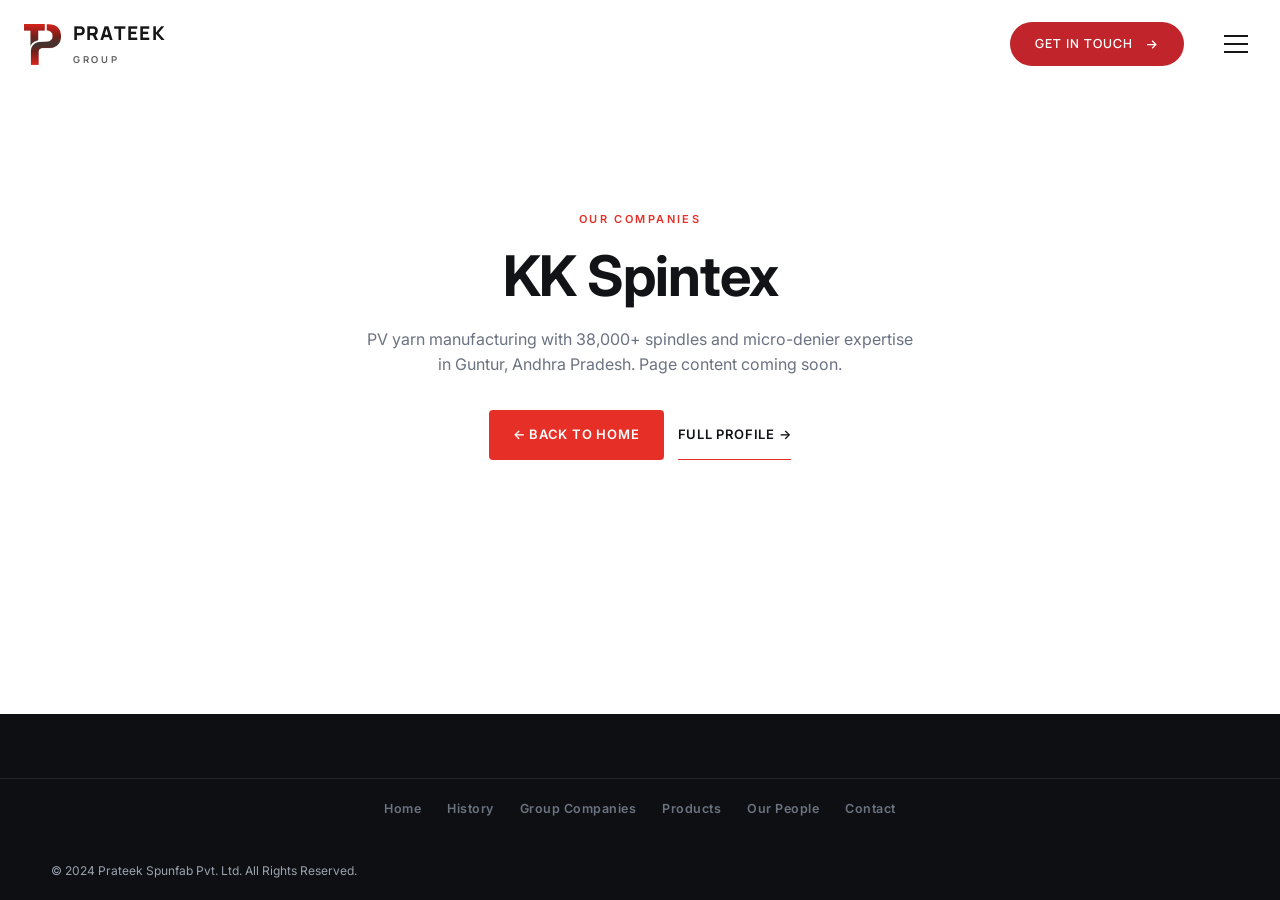
<file: kk-spintex.html>
<!DOCTYPE html>
<html lang="en">
<head>
  <meta charset="UTF-8" />
  <meta name="viewport" content="width=device-width, initial-scale=1.0" />
  <title>KK Spintex — Prateek Group</title>
  <link rel="preconnect" href="https://fonts.googleapis.com" />
  <link rel="preconnect" href="https://fonts.gstatic.com" crossorigin />
  <link href="https://fonts.googleapis.com/css2?family=Inter:wght@400;500;600;700;800&display=swap" rel="stylesheet" />
  <link rel="stylesheet" href="styles.css" />
<link href="https://fonts.googleapis.com/css2?family=Manrope:wght@400;500;600;700;800&display=swap" rel="stylesheet">
<link rel="stylesheet" href="header.css">
<link rel="icon" href="favicon.ico" sizes="any" />
<link rel="apple-touch-icon" href="logo.png" />
</head>
<body class="stub-page">
  <!-- ======================= HEADER ======================= -->
<header class="site-header" id="siteHeader">
  <div class="header-inner">

    <a href="index.html" class="brand" aria-label="Prateek Group home">
      <img src="logo.png" alt="Prateek Group" class="brand-mark" width="208" height="240" />
      <span>
        <span class="brand-name">PRATEEK</span>
        <span class="brand-sub">GROUP</span>
      </span>
    </a>

    <ul class="nav" id="siteNav" aria-label="Primary">
      <li><a href="index.html">HOME</a></li>
      <li><a href="history.html">HISTORY</a></li>

      <li class="has-dropdown">
        <a href="index.html#manufacturing" aria-haspopup="true">INFRASTRUCTURE <span class="caret" aria-hidden="true">&#9662;</span></a>
        <ul class="dropdown">
          <li><a href="index.html#manufacturing">MANUFACTURING</a></li>
          <li><a href="index.html#qualitycontrol">QUALITY CONTROL</a></li>
          <li><a href="index.html#manufacturing">MACHINERY</a></li>
          <li><a href="index.html#capacity">CAPACITY</a></li>
          <li><a href="index.html#qualitycontrol">CERTIFICATIONS</a></li>
        </ul>
      </li>

      <li class="has-dropdown">
        <a href="index.html#products" aria-haspopup="true">PRODUCTS <span class="caret" aria-hidden="true">&#9662;</span></a>
        <ul class="dropdown">
          <li><a href="pv-yarn.html">PV YARN</a></li>
          <li><a href="dyed-yarn.html">DYED YARN</a></li>
          <li><a href="fancy-yarn.html">FANCY YARN</a></li>
        </ul>
      </li>

      <li class="has-dropdown">
        <a href="group-companies.html" class="active" aria-haspopup="true">GROUP COMPANIES <span class="caret" aria-hidden="true">&#9662;</span></a>
        <ul class="dropdown">
          <li><a href="prateek.html">PRATEEK YARN</a></li>
          <li><a href="kk-spintex.html">KK SPINTEX</a></li>
          <li><a href="gb-dyed-yarn.html">GB DYED YARN</a></li>
        </ul>
      </li>

      <li><a href="group-companies.html#partners">OUR PARTNERS</a></li>
      <li><a href="people.html">PEOPLE</a></li>
      <li><a href="contact.html">CONTACT</a></li>
    </ul>

    <a href="contact.html" class="btn btn--pill">
      GET IN TOUCH
      <svg class="icon-arrow" viewBox="0 0 24 24" fill="none" stroke="currentColor" stroke-width="2"><path d="M5 12h14M13 6l6 6-6 6"/></svg>
    </a>

    <button class="nav-toggle" id="navToggle" aria-expanded="false" aria-controls="siteNav" aria-label="Toggle menu">
      <span></span><span></span><span></span>
    </button>
  </div>
</header>

  <main>
    <section class="page-stub">
      <div class="container">
        <span class="eyebrow">Our Companies</span>
        <h1>KK Spintex</h1>
        <p>PV yarn manufacturing with 38,000+ spindles and micro-denier expertise in Guntur, Andhra Pradesh. Page content coming soon.</p>
        <div class="stub-actions">
          <a href="index.html" class="btn btn-primary">&larr; Back to Home</a>
          <a href="group-companies.html#kk-spintex" class="btn btn-text">Full profile &rarr;</a>
        </div>
      </div>
    </section>
  </main>

  <footer class="footer">
    <div class="footer-bottom">
      <div class="container footer-bottom-inner">
      <nav class="footer-nav" aria-label="Footer">
          <a href="index.html">Home</a>
          <a href="history.html">History</a>
          <a href="group-companies.html">Group Companies</a>
          <a href="index.html#products">Products</a>
          <a href="people.html">Our People</a>
          <a href="contact.html">Contact</a>
        </nav>

        <p class="footer-copy">© 2024 Prateek Spunfab Pvt. Ltd. All Rights Reserved.</p>
      </div>
    </div>
  </footer>
<script src="header.js"></script>
</body>
</html>
</file>
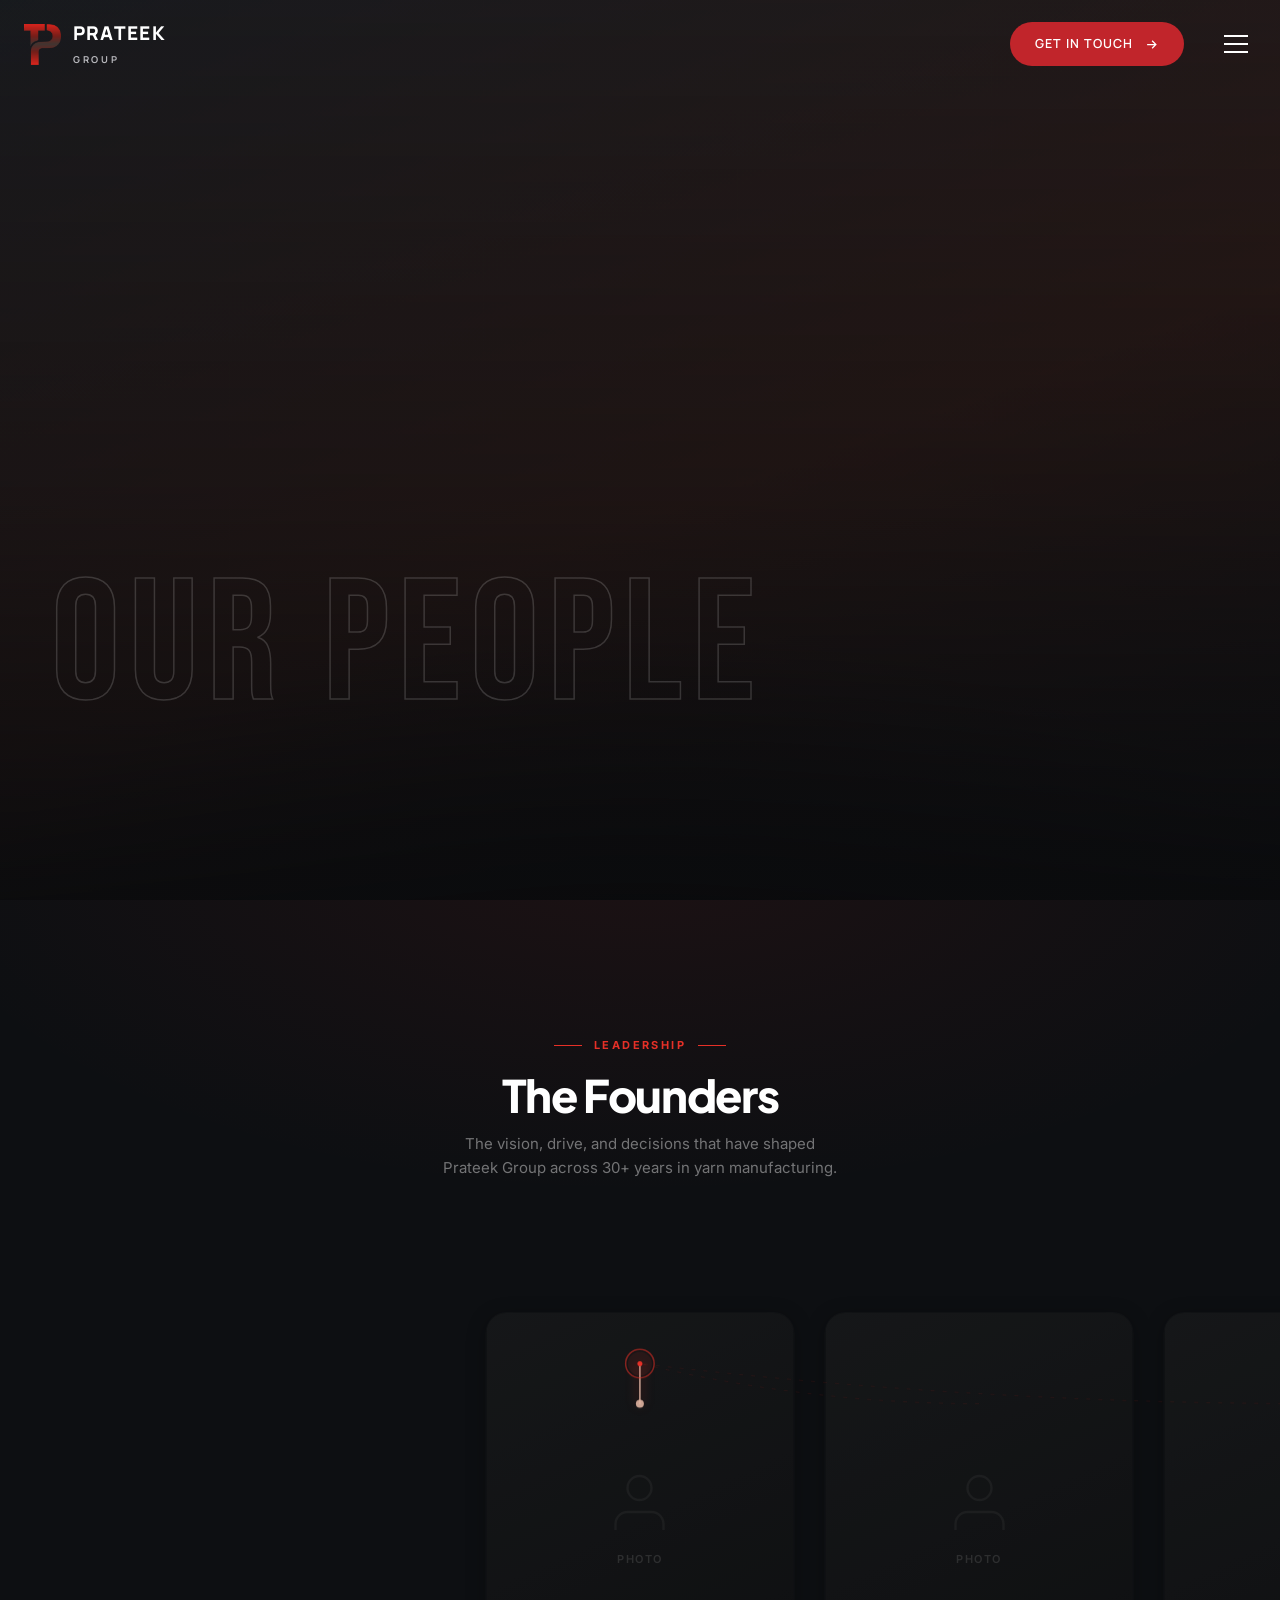
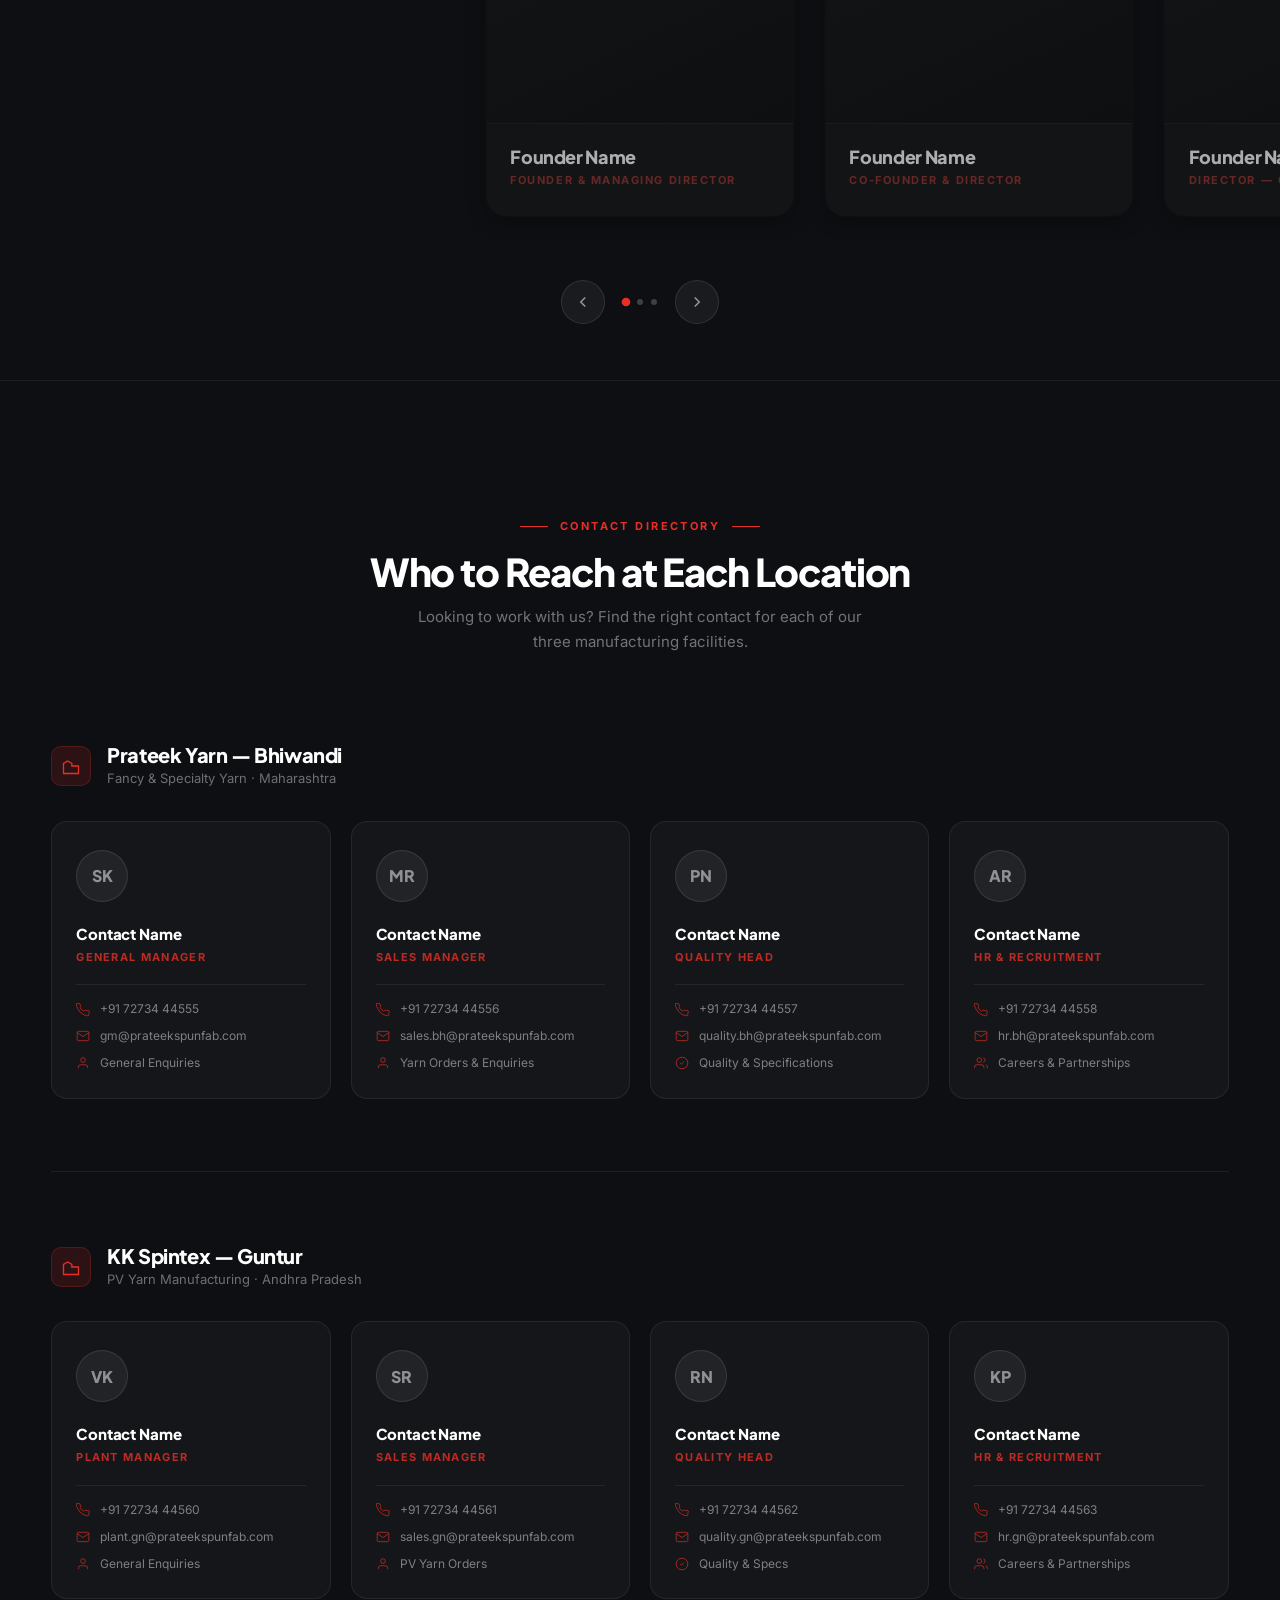
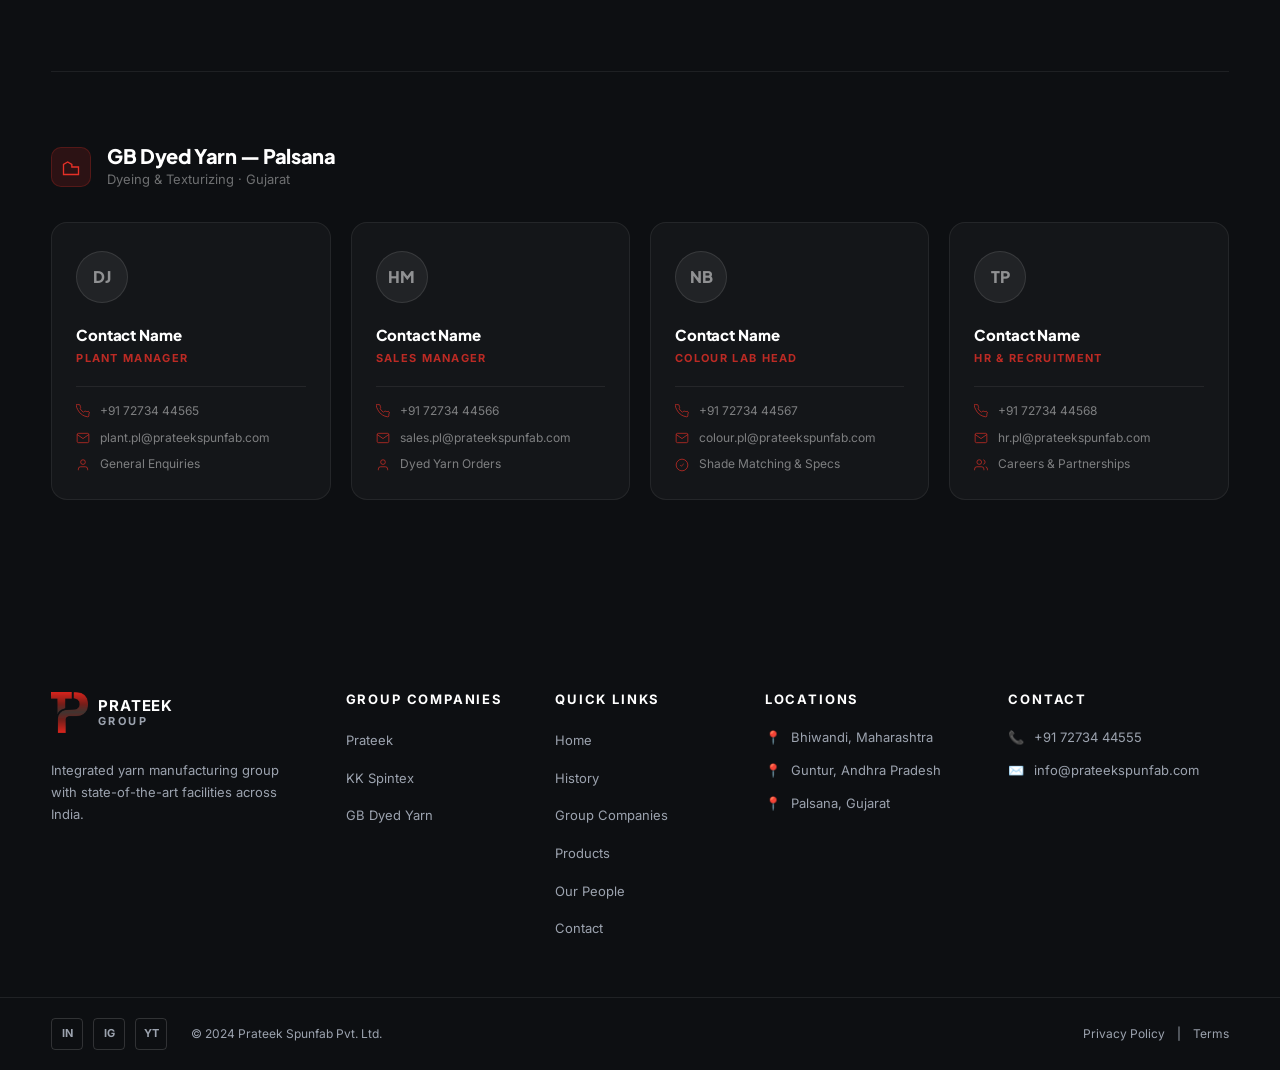
<file: people.html>
<!DOCTYPE html>
<html lang="en">
<head>
  <meta charset="UTF-8" />
  <meta name="viewport" content="width=device-width, initial-scale=1.0" />
  <title>Our People — Prateek Group</title>
  <link rel="preconnect" href="https://fonts.googleapis.com" />
  <link rel="preconnect" href="https://fonts.gstatic.com" crossorigin />
  <link href="https://fonts.googleapis.com/css2?family=Inter:wght@400;500;600;700;800&family=Plus+Jakarta+Sans:wght@500;600;700;800&family=Bebas+Neue&display=swap" rel="stylesheet" />
  <link rel="stylesheet" href="styles.css" />

  <style>
    /* =============================================
       PEOPLE PAGE — pp- prefixed to avoid conflicts
       ============================================= */

    /* ---- Hero ---- */
    .pp-hero {
      position: relative;
      height: 100svh;
      min-height: 560px;
      max-height: 900px;
      overflow: hidden;
      display: flex;
      align-items: flex-end;
      background: var(--color-ink-3);
    }
    .pp-hero-photo {
      position: absolute;
      inset: 0;
      background: linear-gradient(160deg, #1a1d21 0%, #2c1b18 55%, #111316 100%);
      transform: scale(1.04);
      transition: transform 9s ease-out;
      will-change: transform;
    }
    .pp-hero:hover .pp-hero-photo { transform: scale(1); }
    .pp-hero-vignette {
      position: absolute; inset: 0;
      background:
        linear-gradient(to top, rgba(10,11,13,0.92) 0%, rgba(10,11,13,0.42) 44%, rgba(10,11,13,0.12) 100%),
        radial-gradient(ellipse 80% 55% at 50% 108%, rgba(10,11,13,0.8) 0%, transparent 68%);
      z-index: 1;
    }
    .pp-hero-overlay {
      position: absolute; inset: 0;
      background: rgba(10,11,13,0.5);
      z-index: 2; opacity: 0;
      transition: opacity 0.55s ease;
      pointer-events: none;
    }
    .pp-hero:hover .pp-hero-overlay { opacity: 1; }
    .pp-hero-redline {
      position: absolute; bottom: 0; left: 0; right: 0;
      height: 3px; background: var(--color-red);
      z-index: 5; transform: scaleX(0); transform-origin: left;
      transition: transform 0.65s cubic-bezier(.22,1,.36,1) 0.12s;
    }
    .pp-hero:hover .pp-hero-redline { transform: scaleX(1); }
    .pp-hero-body {
      position: relative; z-index: 3; width: 100%;
      padding: 0 clamp(20px, 4vw, 56px) clamp(52px, 7vh, 88px);
      max-width: var(--container-max); margin-inline: auto;
    }
    .pp-stencil {
      display: block;
      font-family: 'Bebas Neue', 'Impact', sans-serif;
      font-size: clamp(88px, 13.5vw, 196px);
      line-height: 0.88; letter-spacing: 0.05em;
      color: transparent;
      -webkit-text-stroke: 1.5px rgba(255,255,255,0.16);
      user-select: none; pointer-events: none; margin-bottom: 32px;
      transition: -webkit-text-stroke 0.5s ease, color 0.5s ease;
    }
    .pp-hero:hover .pp-stencil {
      -webkit-text-stroke: 1.5px rgba(255,255,255,0.72);
      color: rgba(255,255,255,0.05);
    }
    .pp-hero-info {
      display: flex; align-items: flex-end; justify-content: space-between;
      flex-wrap: wrap; gap: 32px;
      opacity: 0; transform: translateY(16px);
      transition: opacity 0.5s ease 0.1s, transform 0.5s ease 0.1s;
      pointer-events: none;
    }
    .pp-hero:hover .pp-hero-info { opacity: 1; transform: translateY(0); pointer-events: auto; }
    .pp-hero-tagline { font-size: clamp(14px,1.3vw,17px); color: rgba(255,255,255,0.72); line-height: 1.65; max-width: 460px; }
    .pp-hero-tagline strong { color: #fff; font-weight: 600; }
    .pp-hero-scroll {
      display: flex; align-items: center; gap: 10px;
      font-size: 11px; font-weight: 700; letter-spacing: 0.2em; text-transform: uppercase;
      color: rgba(255,255,255,0.4); flex-shrink: 0; white-space: nowrap;
    }
    .pp-hero-scroll svg { width: 18px; height: 18px; animation: pp-bob 1.9s ease-in-out infinite; }
    @keyframes pp-bob { 0%,100%{transform:translateY(0)} 50%{transform:translateY(5px)} }

    /* ---- Founders section ---- */
    .pp-founders {
      padding: clamp(80px,10vw,128px) 0 0;
      background: var(--color-ink-3);
      overflow: hidden; position: relative;
    }
    .pp-founders::before {
      content:""; position:absolute; inset:0;
      background: radial-gradient(ellipse 90% 50% at 50% -5%, rgba(230,48,39,0.07) 0%, transparent 65%);
      pointer-events:none;
    }
    .pp-founders-head { text-align:center; margin-bottom:clamp(52px,7vw,84px); position:relative; z-index:1; }
    .pp-eyebrow {
      display:inline-flex; align-items:center; gap:12px;
      font-size:11px; font-weight:700; letter-spacing:0.22em; text-transform:uppercase;
      color:var(--color-red); margin-bottom:16px;
    }
    .pp-eyebrow::before,.pp-eyebrow::after { content:""; width:28px; height:1px; background:var(--color-red); }
    .pp-founders-title {
      font-family:'Plus Jakarta Sans',sans-serif;
      font-size:clamp(28px,3.5vw,46px); font-weight:800;
      letter-spacing:-0.03em; color:#fff; line-height:1.1; margin-bottom:12px;
    }
    .pp-founders-sub { font-size:15px; color:rgba(255,255,255,0.42); max-width:400px; margin-inline:auto; line-height:1.65; }

    /* ---- Yarn canvas (sits over the carousel stage) ---- */
    .pp-yarn-stage {
      position: relative;
      z-index: 1;
    }
    #pp-yarn-canvas {
      position: absolute;
      inset: 0;
      width: 100%; height: 100%;
      pointer-events: none; /* canvas only captures events we explicitly assign */
      z-index: 20;
    }

    /* ---- Carousel ---- */
    .pp-carousel-outer { position:relative; z-index:1; }
    .pp-carousel-wrap {
      overflow:hidden; cursor:grab; user-select:none; -webkit-user-select:none;
    }
    .pp-carousel-wrap:active { cursor:grabbing; }
    .pp-carousel-track {
      display:flex; gap:32px;
      padding:48px clamp(20px,6vw,120px) 64px;
      width:max-content; will-change:transform;
    }

    /* ---- Founder Card ---- */
    .pp-card {
      position:relative;
      width:clamp(270px,24vw,340px);
      border-radius:20px; overflow:hidden; flex-shrink:0; cursor:pointer;
      animation: pp-float 5.4s ease-in-out infinite;
      filter:brightness(0.68) saturate(0.6);
      box-shadow:0 4px 20px rgba(0,0,0,0.32), 0 0 0 1px rgba(255,255,255,0.04);
      transition: filter 0.48s cubic-bezier(.22,1,.36,1), transform 0.48s cubic-bezier(.22,1,.36,1), box-shadow 0.48s ease;
    }
    .pp-card:nth-child(2){animation-delay:-1.8s}
    .pp-card:nth-child(3){animation-delay:-3.6s}
    @keyframes pp-float { 0%,100%{transform:translateY(0)} 50%{transform:translateY(-11px)} }
    .pp-card:hover {
      filter:brightness(1) saturate(1);
      transform:translateY(-16px) scale(1.03) !important;
      box-shadow:0 36px 80px rgba(0,0,0,0.6), 0 0 0 1.5px rgba(230,48,39,0.55), 0 0 56px rgba(230,48,39,0.14);
      animation-play-state:paused; z-index:10;
    }
    .pp-carousel-track:has(.pp-card:hover) .pp-card:not(:hover) {
      filter:brightness(0.38) saturate(0.2);
      transform:scale(0.972) !important;
    }
    .pp-card-photo { position:relative; aspect-ratio:3/4; background:var(--color-ink-2); overflow:hidden; }
    .pp-card-placeholder {
      position:absolute; inset:0; display:flex; flex-direction:column;
      align-items:center; justify-content:center; gap:12px;
      background:linear-gradient(155deg,#1e2226 0%,#14161a 100%);
    }
    .pp-card-placeholder svg { width:72px; height:72px; color:rgba(255,255,255,0.07); }
    .pp-card-placeholder span { font-size:11px; font-weight:600; letter-spacing:0.14em; text-transform:uppercase; color:rgba(255,255,255,0.18); }
    .pp-card-photo img { position:absolute; inset:0; width:100%; height:100%; object-fit:cover; object-position:top center; transition:transform 0.6s cubic-bezier(.22,1,.36,1); }
    .pp-card:hover .pp-card-photo img { transform:scale(1.06); }
    .pp-card-photo::after {
      content:""; position:absolute; inset:0;
      background:linear-gradient(to top, rgba(230,48,39,0.42) 0%, rgba(10,11,13,0.55) 36%, transparent 65%);
      opacity:0; transition:opacity 0.45s ease; z-index:1;
    }
    .pp-card:hover .pp-card-photo::after { opacity:1; }
    .pp-card-photo::before {
      content:""; position:absolute; inset:0;
      background:linear-gradient(115deg,transparent 30%,rgba(255,255,255,0.11) 50%,transparent 70%);
      transform:translateX(-130%); transition:transform 0.65s ease; z-index:2;
    }
    .pp-card:hover .pp-card-photo::before { transform:translateX(130%); }
    .pp-card-footer {
      padding:22px 24px 26px; background:var(--color-ink-2);
      position:relative; overflow:hidden; border-top:1px solid rgba(255,255,255,0.05);
    }
    .pp-card-footer::before {
      content:""; position:absolute; top:0; left:0; right:0; height:2px;
      background:var(--color-red); transform:scaleX(0); transform-origin:left;
      transition:transform 0.45s cubic-bezier(.22,1,.36,1);
    }
    .pp-card:hover .pp-card-footer::before { transform:scaleX(1); }
    .pp-card-name { font-family:'Plus Jakarta Sans',sans-serif; font-size:18px; font-weight:800; letter-spacing:-0.02em; color:#fff; line-height:1.2; margin-bottom:5px; }
    .pp-card-role { font-size:11px; font-weight:700; letter-spacing:0.14em; text-transform:uppercase; color:var(--color-red); opacity:0.85; transition:opacity 0.3s ease; }
    .pp-card:hover .pp-card-role { opacity:1; }
    .pp-card-quote { font-size:13px; color:rgba(255,255,255,0.36); line-height:1.55; margin-top:0; max-height:0; overflow:hidden; opacity:0; transition:max-height 0.45s ease,opacity 0.4s ease,margin-top 0.35s ease; }
    .pp-card:hover .pp-card-quote { max-height:80px; opacity:1; margin-top:12px; }

    /* Carousel controls */
    .pp-carousel-controls { display:flex; align-items:center; justify-content:center; gap:18px; position:relative; z-index:2; padding-bottom: 56px; }
    .pp-carousel-btn {
      width:44px; height:44px; border-radius:50%;
      background:rgba(255,255,255,0.05); border:1px solid rgba(255,255,255,0.1);
      display:grid; place-items:center; color:rgba(255,255,255,0.55); cursor:pointer;
      transition:background 0.22s ease,border-color 0.22s ease,color 0.22s ease,transform 0.22s ease;
    }
    .pp-carousel-btn:hover { background:var(--color-red); border-color:var(--color-red); color:#fff; transform:scale(1.09); }
    .pp-carousel-btn svg { width:18px; height:18px; }
    .pp-dots { display:flex; gap:8px; align-items:center; }
    .pp-dot { width:6px; height:6px; border-radius:50%; background:rgba(255,255,255,0.2); cursor:pointer; transition:background 0.3s ease,transform 0.3s ease; }
    .pp-dot.active { background:var(--color-red); transform:scale(1.45); }

    /* ============================================================
       LOCATION CONTACT DIARY SECTION
       ============================================================ */
    .pp-contacts {
      background: var(--color-ink-3);
      padding: clamp(80px,10vw,128px) 0;
      border-top: 1px solid rgba(255,255,255,0.06);
    }
    .pp-contacts-head {
      text-align: center;
      margin-bottom: clamp(52px,7vw,88px);
    }
    .pp-contacts-title {
      font-family: 'Plus Jakarta Sans', sans-serif;
      font-size: clamp(26px,3vw,42px); font-weight:800;
      letter-spacing:-0.03em; color:#fff; line-height:1.1; margin-bottom:12px;
    }
    .pp-contacts-sub { font-size:15px; color:rgba(255,255,255,0.42); max-width:460px; margin-inline:auto; line-height:1.65; }

    /* Location tabs */
    /* Location panels */
    .pp-loc-panel { display: block; }
    .pp-loc-panel + .pp-loc-panel {
      margin-top: 72px;
      padding-top: 72px;
      border-top: 1px solid rgba(255,255,255,0.07);
    }

    /* Panel header */
    .pp-loc-label {
      display: flex; align-items: center; gap: 16px;
      margin-bottom: 32px;
    }
    .pp-loc-label-icon {
      width: 40px; height: 40px; border-radius: 10px;
      background: rgba(230,48,39,0.14); border: 1px solid rgba(230,48,39,0.22);
      display: grid; place-items: center; color: var(--color-red); flex-shrink: 0;
    }
    .pp-loc-label-icon svg { width: 20px; height: 20px; }
    .pp-loc-label h3 {
      font-family: 'Plus Jakarta Sans', sans-serif;
      font-size: 20px; font-weight: 800; color: #fff;
      letter-spacing: -0.02em; margin-bottom: 2px;
    }
    .pp-loc-label p { font-size:13px; color:rgba(255,255,255,0.4); }

    /* 4-card contact grid */
    .pp-contact-grid {
      display: grid;
      grid-template-columns: repeat(4, 1fr);
      gap: 20px;
    }

    /* Contact card */
    .pp-contact-card {
      background: rgba(255,255,255,0.03);
      border: 1px solid rgba(255,255,255,0.07);
      border-radius: 16px;
      padding: 28px 24px 26px;
      display: flex; flex-direction: column; gap: 0;
      transition: border-color .35s ease, background .35s ease, transform .4s cubic-bezier(.22,1,.36,1), box-shadow .4s ease;
      position: relative; overflow: hidden; cursor: default;
    }
    .pp-contact-card::after {
      content: "";
      position: absolute;
      inset: 0;
      background: linear-gradient(120deg, transparent 0%, rgba(255,255,255,0.04) 50%, transparent 100%);
      transform: translateX(-140%);
      transition: transform 0.6s ease;
      pointer-events: none;
    }
    .pp-contact-card:hover {
      border-color: rgba(230,48,39,0.35);
      background: rgba(230,48,39,0.05);
      transform: translateY(-6px);
      box-shadow: 0 20px 48px rgba(0,0,0,0.4), 0 0 0 1px rgba(230,48,39,0.2);
    }
    .pp-contact-card:hover::after { transform: translateX(140%); }

    /* Avatar */
    .pp-cc-avatar {
      width: 52px; height: 52px; border-radius: 50%;
      background: rgba(255,255,255,0.06);
      border: 1px solid rgba(255,255,255,0.1);
      display: grid; place-items: center;
      font-family: 'Plus Jakarta Sans', sans-serif;
      font-size: 16px; font-weight: 800;
      color: rgba(255,255,255,0.5);
      margin-bottom: 20px;
      flex-shrink: 0;
      transition: background .35s ease, border-color .35s ease, color .35s ease;
    }
    .pp-contact-card:hover .pp-cc-avatar {
      background: rgba(230,48,39,0.2);
      border-color: rgba(230,48,39,0.4);
      color: var(--color-red);
    }

    .pp-cc-name {
      font-family: 'Plus Jakarta Sans', sans-serif;
      font-size: 15px; font-weight: 800; color: #fff;
      letter-spacing: -0.01em; margin-bottom: 3px;
    }
    .pp-cc-role {
      font-size: 11px; font-weight: 700;
      letter-spacing: 0.12em; text-transform: uppercase;
      color: var(--color-red); margin-bottom: 18px; opacity: 0.8;
    }
    .pp-cc-divider {
      height: 1px; background: rgba(255,255,255,0.07); margin-bottom: 16px;
    }
    .pp-cc-details { display: flex; flex-direction: column; gap: 10px; }
    .pp-cc-detail {
      display: flex; align-items: center; gap: 10px;
      font-size: 12px; color: rgba(255,255,255,0.45);
      line-height: 1.4;
    }
    .pp-cc-detail svg { width:14px; height:14px; color:rgba(230,48,39,0.7); flex-shrink:0; }
    .pp-cc-detail a { color: inherit; transition: color .2s ease; }
    .pp-cc-detail a:hover { color: var(--color-red); }

    /* ---- Reveal ---- */
    .pp-reveal {
      opacity:0; transform:translateY(26px);
      transition:opacity 0.65s ease,transform 0.65s ease;
    }
    .pp-reveal.pp-visible { opacity:1; transform:none; }
    .pp-reveal-d1 { transition-delay:0.1s; }
    .pp-reveal-d2 { transition-delay:0.22s; }
    .pp-reveal-d3 { transition-delay:0.34s; }

    /* ---- Responsive ---- */
    @media(max-width:1024px) { .pp-contact-grid { grid-template-columns:repeat(2,1fr); } }
    @media(max-width:768px) {
      .pp-card { width:clamp(240px,70vw,290px); }
      .pp-hero-info { flex-direction:column; gap:16px; }
      .pp-contact-grid { grid-template-columns:1fr 1fr; }
    }
    @media(max-width:520px) { .pp-contact-grid { grid-template-columns:1fr; } }
    @media(prefers-reduced-motion:reduce) {
      .pp-card,.pp-hero-photo { animation:none !important; transition:none !important; }
    }
  </style>
<link href="https://fonts.googleapis.com/css2?family=Manrope:wght@400;500;600;700;800&display=swap" rel="stylesheet">
<link rel="stylesheet" href="header.css">
<link rel="icon" href="favicon.ico" sizes="any" />
<link rel="apple-touch-icon" href="logo.png" />
</head>
<body class="hero-dark">

  <!-- ======================= HEADER ======================= -->
<header class="site-header" id="siteHeader">
  <div class="header-inner">

    <a href="index.html" class="brand" aria-label="Prateek Group home">
      <img src="logo.png" alt="Prateek Group" class="brand-mark" width="208" height="240" />
      <span>
        <span class="brand-name">PRATEEK</span>
        <span class="brand-sub">GROUP</span>
      </span>
    </a>

    <ul class="nav" id="siteNav" aria-label="Primary">
      <li><a href="index.html">HOME</a></li>
      <li><a href="history.html">HISTORY</a></li>

      <li class="has-dropdown">
        <a href="index.html#manufacturing" aria-haspopup="true">INFRASTRUCTURE <span class="caret" aria-hidden="true">&#9662;</span></a>
        <ul class="dropdown">
          <li><a href="index.html#manufacturing">MANUFACTURING</a></li>
          <li><a href="index.html#qualitycontrol">QUALITY CONTROL</a></li>
          <li><a href="index.html#manufacturing">MACHINERY</a></li>
          <li><a href="index.html#capacity">CAPACITY</a></li>
          <li><a href="index.html#qualitycontrol">CERTIFICATIONS</a></li>
        </ul>
      </li>

      <li class="has-dropdown">
        <a href="index.html#products" aria-haspopup="true">PRODUCTS <span class="caret" aria-hidden="true">&#9662;</span></a>
        <ul class="dropdown">
          <li><a href="pv-yarn.html">PV YARN</a></li>
          <li><a href="dyed-yarn.html">DYED YARN</a></li>
          <li><a href="fancy-yarn.html">FANCY YARN</a></li>
        </ul>
      </li>

      <li class="has-dropdown">
        <a href="group-companies.html" aria-haspopup="true">GROUP COMPANIES <span class="caret" aria-hidden="true">&#9662;</span></a>
        <ul class="dropdown">
          <li><a href="prateek.html">PRATEEK YARN</a></li>
          <li><a href="kk-spintex.html">KK SPINTEX</a></li>
          <li><a href="gb-dyed-yarn.html">GB DYED YARN</a></li>
        </ul>
      </li>

      <li><a href="group-companies.html#partners">OUR PARTNERS</a></li>
      <li><a href="people.html" class="active">PEOPLE</a></li>
      <li><a href="contact.html">CONTACT</a></li>
    </ul>

    <a href="contact.html" class="btn btn--pill">
      GET IN TOUCH
      <svg class="icon-arrow" viewBox="0 0 24 24" fill="none" stroke="currentColor" stroke-width="2"><path d="M5 12h14M13 6l6 6-6 6"/></svg>
    </a>

    <button class="nav-toggle" id="navToggle" aria-expanded="false" aria-controls="siteNav" aria-label="Toggle menu">
      <span></span><span></span><span></span>
    </button>
  </div>
</header>

  <main>

    <!-- HERO -->
    <section class="pp-hero" aria-label="Our People hero">
      <div class="pp-hero-photo"></div>
      <div class="pp-hero-vignette" aria-hidden="true"></div>
      <div class="pp-hero-overlay"  aria-hidden="true"></div>
      <div class="pp-hero-redline"  aria-hidden="true"></div>
      <div class="pp-hero-body">
        <span class="pp-stencil" aria-hidden="true">OUR PEOPLE</span>
        <div class="pp-hero-info">
          <p class="pp-hero-tagline"><strong>Three decades. Three facilities.</strong><br>One family that built it from the ground up — and the people who show up every day to keep it running.</p>
          <span class="pp-hero-scroll">Meet the founders
            <svg viewBox="0 0 24 24" fill="none" stroke="currentColor" stroke-width="1.8"><path d="M12 5v14M5 12l7 7 7-7"/></svg>
          </span>
        </div>
      </div>
    </section>


    <!-- FOUNDERS + YARN STRING CAROUSEL -->
    <section class="pp-founders" id="founders">
      <div class="container">
        <div class="pp-founders-head pp-reveal">
          <div class="pp-eyebrow">Leadership</div>
          <h2 class="pp-founders-title">The Founders</h2>
          <p class="pp-founders-sub">The vision, drive, and decisions that have shaped Prateek Group across 30+ years in yarn manufacturing.</p>
        </div>
      </div>

      <!-- Yarn canvas + carousel share this stage -->
      <div class="pp-yarn-stage pp-reveal pp-reveal-d1">
        <!-- Canvas draws the yarn/string overtop -->
        <canvas id="pp-yarn-canvas" aria-hidden="true"></canvas>

        <div class="pp-carousel-outer">
          <div class="pp-carousel-wrap" id="pp-wrap">
            <div class="pp-carousel-track" id="pp-track">

              <!-- Card 1 -->
              <article class="pp-card" data-index="0" tabindex="0">
                <div class="pp-card-photo">
                  <div class="pp-card-placeholder">
                    <svg viewBox="0 0 24 24" fill="none" stroke="currentColor" stroke-width="0.8"><path d="M20 21v-2a4 4 0 00-4-4H8a4 4 0 00-4 4v2"/><circle cx="12" cy="7" r="4"/></svg>
                    <span>Photo</span>
                  </div>
                </div>
                <div class="pp-card-footer">
                  <div class="pp-card-name">Founder Name</div>
                  <div class="pp-card-role">Founder &amp; Managing Director</div>
                  <p class="pp-card-quote">"Quality is not what you inspect — it's what you build into every thread."</p>
                </div>
              </article>

              <!-- Card 2 -->
              <article class="pp-card" data-index="1" tabindex="0">
                <div class="pp-card-photo">
                  <div class="pp-card-placeholder">
                    <svg viewBox="0 0 24 24" fill="none" stroke="currentColor" stroke-width="0.8"><path d="M20 21v-2a4 4 0 00-4-4H8a4 4 0 00-4 4v2"/><circle cx="12" cy="7" r="4"/></svg>
                    <span>Photo</span>
                  </div>
                </div>
                <div class="pp-card-footer">
                  <div class="pp-card-name">Founder Name</div>
                  <div class="pp-card-role">Co-Founder &amp; Director</div>
                  <p class="pp-card-quote">"Relationships built on trust are the only infrastructure that never needs repair."</p>
                </div>
              </article>

              <!-- Card 3 -->
              <article class="pp-card" data-index="2" tabindex="0">
                <div class="pp-card-photo">
                  <div class="pp-card-placeholder">
                    <svg viewBox="0 0 24 24" fill="none" stroke="currentColor" stroke-width="0.8"><path d="M20 21v-2a4 4 0 00-4-4H8a4 4 0 00-4 4v2"/><circle cx="12" cy="7" r="4"/></svg>
                    <span>Photo</span>
                  </div>
                </div>
                <div class="pp-card-footer">
                  <div class="pp-card-name">Founder Name</div>
                  <div class="pp-card-role">Director — Operations</div>
                  <p class="pp-card-quote">"Scale is discipline applied consistently, across every shift, every season."</p>
                </div>
              </article>

            </div>
          </div>

          <div class="pp-carousel-controls">
            <button class="pp-carousel-btn" id="pp-prev" aria-label="Previous">
              <svg viewBox="0 0 24 24" fill="none" stroke="currentColor" stroke-width="2"><path d="M15 18l-6-6 6-6"/></svg>
            </button>
            <div class="pp-dots" id="pp-dots">
              <span class="pp-dot active" data-i="0" tabindex="0" role="tab"></span>
              <span class="pp-dot" data-i="1" tabindex="0" role="tab"></span>
              <span class="pp-dot" data-i="2" tabindex="0" role="tab"></span>
            </div>
            <button class="pp-carousel-btn" id="pp-next" aria-label="Next">
              <svg viewBox="0 0 24 24" fill="none" stroke="currentColor" stroke-width="2"><path d="M9 18l6-6-6-6"/></svg>
            </button>
          </div>
        </div>
      </div><!-- /pp-yarn-stage -->
    </section>


    <!-- LOCATION CONTACT DIARY -->
    <section class="pp-contacts" id="contact-directory">
      <div class="container">

        <div class="pp-contacts-head pp-reveal">
          <div class="pp-eyebrow">Contact Directory</div>
          <h2 class="pp-contacts-title">Who to Reach at Each Location</h2>
          <p class="pp-contacts-sub">Looking to work with us? Find the right contact for each of our three manufacturing facilities.</p>
        </div>


        <!-- ── BHIWANDI ── -->
        <div class="pp-loc-panel pp-reveal pp-reveal-d2" id="panel-bhiwandi">
          <div class="pp-loc-label">
            <div class="pp-loc-label-icon">
              <svg viewBox="0 0 24 24" fill="none" stroke="currentColor" stroke-width="1.6"><path d="M3 21V9l5-3 5 3v3h8v9z"/></svg>
            </div>
            <div>
              <h3>Prateek Yarn — Bhiwandi</h3>
              <p>Fancy &amp; Specialty Yarn · Maharashtra</p>
            </div>
          </div>
          <div class="pp-contact-grid">
            <div class="pp-contact-card">
              <div class="pp-cc-avatar">SK</div>
              <div class="pp-cc-name">Contact Name</div>
              <div class="pp-cc-role">General Manager</div>
              <div class="pp-cc-divider"></div>
              <div class="pp-cc-details">
                <div class="pp-cc-detail">
                  <svg viewBox="0 0 24 24" fill="none" stroke="currentColor" stroke-width="1.6"><path d="M22 16.92v3a2 2 0 01-2.18 2 19.79 19.79 0 01-8.63-3.07A19.5 19.5 0 013.07 9.81 19.79 19.79 0 01.18 1.2a2 2 0 012-.18h3a2 2 0 012 1.72 12.84 12.84 0 00.7 2.81 2 2 0 01-.45 2.11L7 8.09a16 16 0 006 6l1.27-1.27a2 2 0 012.11-.45 12.84 12.84 0 002.81.7A2 2 0 0122 16.92z"/></svg>
                  <a href="tel:+917273444555">+91 72734 44555</a>
                </div>
                <div class="pp-cc-detail">
                  <svg viewBox="0 0 24 24" fill="none" stroke="currentColor" stroke-width="1.6"><path d="M4 4h16c1.1 0 2 .9 2 2v12c0 1.1-.9 2-2 2H4c-1.1 0-2-.9-2-2V6c0-1.1.9-2 2-2z"/><polyline points="22,6 12,13 2,6"/></svg>
                  <a href="mailto:gm@prateekspunfab.com">gm@prateekspunfab.com</a>
                </div>
                <div class="pp-cc-detail">
                  <svg viewBox="0 0 24 24" fill="none" stroke="currentColor" stroke-width="1.6"><path d="M20 21v-2a4 4 0 00-4-4H8a4 4 0 00-4 4v2"/><circle cx="12" cy="7" r="4"/></svg>
                  General Enquiries
                </div>
              </div>
            </div>
            <div class="pp-contact-card">
              <div class="pp-cc-avatar">MR</div>
              <div class="pp-cc-name">Contact Name</div>
              <div class="pp-cc-role">Sales Manager</div>
              <div class="pp-cc-divider"></div>
              <div class="pp-cc-details">
                <div class="pp-cc-detail">
                  <svg viewBox="0 0 24 24" fill="none" stroke="currentColor" stroke-width="1.6"><path d="M22 16.92v3a2 2 0 01-2.18 2 19.79 19.79 0 01-8.63-3.07A19.5 19.5 0 013.07 9.81 19.79 19.79 0 01.18 1.2a2 2 0 012-.18h3a2 2 0 012 1.72 12.84 12.84 0 00.7 2.81 2 2 0 01-.45 2.11L7 8.09a16 16 0 006 6l1.27-1.27a2 2 0 012.11-.45 12.84 12.84 0 002.81.7A2 2 0 0122 16.92z"/></svg>
                  <a href="tel:+917273444556">+91 72734 44556</a>
                </div>
                <div class="pp-cc-detail">
                  <svg viewBox="0 0 24 24" fill="none" stroke="currentColor" stroke-width="1.6"><path d="M4 4h16c1.1 0 2 .9 2 2v12c0 1.1-.9 2-2 2H4c-1.1 0-2-.9-2-2V6c0-1.1.9-2 2-2z"/><polyline points="22,6 12,13 2,6"/></svg>
                  <a href="mailto:sales.bh@prateekspunfab.com">sales.bh@prateekspunfab.com</a>
                </div>
                <div class="pp-cc-detail">
                  <svg viewBox="0 0 24 24" fill="none" stroke="currentColor" stroke-width="1.6"><path d="M20 21v-2a4 4 0 00-4-4H8a4 4 0 00-4 4v2"/><circle cx="12" cy="7" r="4"/></svg>
                  Yarn Orders &amp; Enquiries
                </div>
              </div>
            </div>
            <div class="pp-contact-card">
              <div class="pp-cc-avatar">PN</div>
              <div class="pp-cc-name">Contact Name</div>
              <div class="pp-cc-role">Quality Head</div>
              <div class="pp-cc-divider"></div>
              <div class="pp-cc-details">
                <div class="pp-cc-detail">
                  <svg viewBox="0 0 24 24" fill="none" stroke="currentColor" stroke-width="1.6"><path d="M22 16.92v3a2 2 0 01-2.18 2 19.79 19.79 0 01-8.63-3.07A19.5 19.5 0 013.07 9.81 19.79 19.79 0 01.18 1.2a2 2 0 012-.18h3a2 2 0 012 1.72 12.84 12.84 0 00.7 2.81 2 2 0 01-.45 2.11L7 8.09a16 16 0 006 6l1.27-1.27a2 2 0 012.11-.45 12.84 12.84 0 002.81.7A2 2 0 0122 16.92z"/></svg>
                  <a href="tel:+917273444557">+91 72734 44557</a>
                </div>
                <div class="pp-cc-detail">
                  <svg viewBox="0 0 24 24" fill="none" stroke="currentColor" stroke-width="1.6"><path d="M4 4h16c1.1 0 2 .9 2 2v12c0 1.1-.9 2-2 2H4c-1.1 0-2-.9-2-2V6c0-1.1.9-2 2-2z"/><polyline points="22,6 12,13 2,6"/></svg>
                  <a href="mailto:quality.bh@prateekspunfab.com">quality.bh@prateekspunfab.com</a>
                </div>
                <div class="pp-cc-detail">
                  <svg viewBox="0 0 24 24" fill="none" stroke="currentColor" stroke-width="1.6"><path d="M9 12l2 2 4-4"/><path d="M12 2a10 10 0 100 20A10 10 0 0012 2z"/></svg>
                  Quality &amp; Specifications
                </div>
              </div>
            </div>
            <div class="pp-contact-card">
              <div class="pp-cc-avatar">AR</div>
              <div class="pp-cc-name">Contact Name</div>
              <div class="pp-cc-role">HR &amp; Recruitment</div>
              <div class="pp-cc-divider"></div>
              <div class="pp-cc-details">
                <div class="pp-cc-detail">
                  <svg viewBox="0 0 24 24" fill="none" stroke="currentColor" stroke-width="1.6"><path d="M22 16.92v3a2 2 0 01-2.18 2 19.79 19.79 0 01-8.63-3.07A19.5 19.5 0 013.07 9.81 19.79 19.79 0 01.18 1.2a2 2 0 012-.18h3a2 2 0 012 1.72 12.84 12.84 0 00.7 2.81 2 2 0 01-.45 2.11L7 8.09a16 16 0 006 6l1.27-1.27a2 2 0 012.11-.45 12.84 12.84 0 002.81.7A2 2 0 0122 16.92z"/></svg>
                  <a href="tel:+917273444558">+91 72734 44558</a>
                </div>
                <div class="pp-cc-detail">
                  <svg viewBox="0 0 24 24" fill="none" stroke="currentColor" stroke-width="1.6"><path d="M4 4h16c1.1 0 2 .9 2 2v12c0 1.1-.9 2-2 2H4c-1.1 0-2-.9-2-2V6c0-1.1.9-2 2-2z"/><polyline points="22,6 12,13 2,6"/></svg>
                  <a href="mailto:hr.bh@prateekspunfab.com">hr.bh@prateekspunfab.com</a>
                </div>
                <div class="pp-cc-detail">
                  <svg viewBox="0 0 24 24" fill="none" stroke="currentColor" stroke-width="1.6"><path d="M17 21v-2a4 4 0 00-4-4H5a4 4 0 00-4 4v2"/><circle cx="9" cy="7" r="4"/><path d="M23 21v-2a4 4 0 00-3-3.87M16 3.13a4 4 0 010 7.75"/></svg>
                  Careers &amp; Partnerships
                </div>
              </div>
            </div>
          </div>
        </div>

        <!-- ── GUNTUR ── -->
        <div class="pp-loc-panel pp-reveal pp-reveal-d1" id="panel-guntur">
          <div class="pp-loc-label">
            <div class="pp-loc-label-icon">
              <svg viewBox="0 0 24 24" fill="none" stroke="currentColor" stroke-width="1.6"><path d="M3 21V9l5-3 5 3v3h8v9z"/></svg>
            </div>
            <div>
              <h3>KK Spintex — Guntur</h3>
              <p>PV Yarn Manufacturing · Andhra Pradesh</p>
            </div>
          </div>
          <div class="pp-contact-grid">
            <div class="pp-contact-card">
              <div class="pp-cc-avatar">VK</div>
              <div class="pp-cc-name">Contact Name</div>
              <div class="pp-cc-role">Plant Manager</div>
              <div class="pp-cc-divider"></div>
              <div class="pp-cc-details">
                <div class="pp-cc-detail"><svg viewBox="0 0 24 24" fill="none" stroke="currentColor" stroke-width="1.6"><path d="M22 16.92v3a2 2 0 01-2.18 2 19.79 19.79 0 01-8.63-3.07A19.5 19.5 0 013.07 9.81 19.79 19.79 0 01.18 1.2a2 2 0 012-.18h3a2 2 0 012 1.72 12.84 12.84 0 00.7 2.81 2 2 0 01-.45 2.11L7 8.09a16 16 0 006 6l1.27-1.27a2 2 0 012.11-.45 12.84 12.84 0 002.81.7A2 2 0 0122 16.92z"/></svg><a href="tel:+917273444560">+91 72734 44560</a></div>
                <div class="pp-cc-detail"><svg viewBox="0 0 24 24" fill="none" stroke="currentColor" stroke-width="1.6"><path d="M4 4h16c1.1 0 2 .9 2 2v12c0 1.1-.9 2-2 2H4c-1.1 0-2-.9-2-2V6c0-1.1.9-2 2-2z"/><polyline points="22,6 12,13 2,6"/></svg><a href="mailto:plant.gn@prateekspunfab.com">plant.gn@prateekspunfab.com</a></div>
                <div class="pp-cc-detail"><svg viewBox="0 0 24 24" fill="none" stroke="currentColor" stroke-width="1.6"><path d="M20 21v-2a4 4 0 00-4-4H8a4 4 0 00-4 4v2"/><circle cx="12" cy="7" r="4"/></svg>General Enquiries</div>
              </div>
            </div>
            <div class="pp-contact-card">
              <div class="pp-cc-avatar">SR</div>
              <div class="pp-cc-name">Contact Name</div>
              <div class="pp-cc-role">Sales Manager</div>
              <div class="pp-cc-divider"></div>
              <div class="pp-cc-details">
                <div class="pp-cc-detail"><svg viewBox="0 0 24 24" fill="none" stroke="currentColor" stroke-width="1.6"><path d="M22 16.92v3a2 2 0 01-2.18 2 19.79 19.79 0 01-8.63-3.07A19.5 19.5 0 013.07 9.81 19.79 19.79 0 01.18 1.2a2 2 0 012-.18h3a2 2 0 012 1.72 12.84 12.84 0 00.7 2.81 2 2 0 01-.45 2.11L7 8.09a16 16 0 006 6l1.27-1.27a2 2 0 012.11-.45 12.84 12.84 0 002.81.7A2 2 0 0122 16.92z"/></svg><a href="tel:+917273444561">+91 72734 44561</a></div>
                <div class="pp-cc-detail"><svg viewBox="0 0 24 24" fill="none" stroke="currentColor" stroke-width="1.6"><path d="M4 4h16c1.1 0 2 .9 2 2v12c0 1.1-.9 2-2 2H4c-1.1 0-2-.9-2-2V6c0-1.1.9-2 2-2z"/><polyline points="22,6 12,13 2,6"/></svg><a href="mailto:sales.gn@prateekspunfab.com">sales.gn@prateekspunfab.com</a></div>
                <div class="pp-cc-detail"><svg viewBox="0 0 24 24" fill="none" stroke="currentColor" stroke-width="1.6"><path d="M20 21v-2a4 4 0 00-4-4H8a4 4 0 00-4 4v2"/><circle cx="12" cy="7" r="4"/></svg>PV Yarn Orders</div>
              </div>
            </div>
            <div class="pp-contact-card">
              <div class="pp-cc-avatar">RN</div>
              <div class="pp-cc-name">Contact Name</div>
              <div class="pp-cc-role">Quality Head</div>
              <div class="pp-cc-divider"></div>
              <div class="pp-cc-details">
                <div class="pp-cc-detail"><svg viewBox="0 0 24 24" fill="none" stroke="currentColor" stroke-width="1.6"><path d="M22 16.92v3a2 2 0 01-2.18 2 19.79 19.79 0 01-8.63-3.07A19.5 19.5 0 013.07 9.81 19.79 19.79 0 01.18 1.2a2 2 0 012-.18h3a2 2 0 012 1.72 12.84 12.84 0 00.7 2.81 2 2 0 01-.45 2.11L7 8.09a16 16 0 006 6l1.27-1.27a2 2 0 012.11-.45 12.84 12.84 0 002.81.7A2 2 0 0122 16.92z"/></svg><a href="tel:+917273444562">+91 72734 44562</a></div>
                <div class="pp-cc-detail"><svg viewBox="0 0 24 24" fill="none" stroke="currentColor" stroke-width="1.6"><path d="M4 4h16c1.1 0 2 .9 2 2v12c0 1.1-.9 2-2 2H4c-1.1 0-2-.9-2-2V6c0-1.1.9-2 2-2z"/><polyline points="22,6 12,13 2,6"/></svg><a href="mailto:quality.gn@prateekspunfab.com">quality.gn@prateekspunfab.com</a></div>
                <div class="pp-cc-detail"><svg viewBox="0 0 24 24" fill="none" stroke="currentColor" stroke-width="1.6"><path d="M9 12l2 2 4-4"/><path d="M12 2a10 10 0 100 20A10 10 0 0012 2z"/></svg>Quality &amp; Specs</div>
              </div>
            </div>
            <div class="pp-contact-card">
              <div class="pp-cc-avatar">KP</div>
              <div class="pp-cc-name">Contact Name</div>
              <div class="pp-cc-role">HR &amp; Recruitment</div>
              <div class="pp-cc-divider"></div>
              <div class="pp-cc-details">
                <div class="pp-cc-detail"><svg viewBox="0 0 24 24" fill="none" stroke="currentColor" stroke-width="1.6"><path d="M22 16.92v3a2 2 0 01-2.18 2 19.79 19.79 0 01-8.63-3.07A19.5 19.5 0 013.07 9.81 19.79 19.79 0 01.18 1.2a2 2 0 012-.18h3a2 2 0 012 1.72 12.84 12.84 0 00.7 2.81 2 2 0 01-.45 2.11L7 8.09a16 16 0 006 6l1.27-1.27a2 2 0 012.11-.45 12.84 12.84 0 002.81.7A2 2 0 0122 16.92z"/></svg><a href="tel:+917273444563">+91 72734 44563</a></div>
                <div class="pp-cc-detail"><svg viewBox="0 0 24 24" fill="none" stroke="currentColor" stroke-width="1.6"><path d="M4 4h16c1.1 0 2 .9 2 2v12c0 1.1-.9 2-2 2H4c-1.1 0-2-.9-2-2V6c0-1.1.9-2 2-2z"/><polyline points="22,6 12,13 2,6"/></svg><a href="mailto:hr.gn@prateekspunfab.com">hr.gn@prateekspunfab.com</a></div>
                <div class="pp-cc-detail"><svg viewBox="0 0 24 24" fill="none" stroke="currentColor" stroke-width="1.6"><path d="M17 21v-2a4 4 0 00-4-4H5a4 4 0 00-4 4v2"/><circle cx="9" cy="7" r="4"/><path d="M23 21v-2a4 4 0 00-3-3.87M16 3.13a4 4 0 010 7.75"/></svg>Careers &amp; Partnerships</div>
              </div>
            </div>
          </div>
        </div>

        <!-- ── PALSANA ── -->
        <div class="pp-loc-panel pp-reveal pp-reveal-d2" id="panel-palsana">
          <div class="pp-loc-label">
            <div class="pp-loc-label-icon">
              <svg viewBox="0 0 24 24" fill="none" stroke="currentColor" stroke-width="1.6"><path d="M3 21V9l5-3 5 3v3h8v9z"/></svg>
            </div>
            <div>
              <h3>GB Dyed Yarn — Palsana</h3>
              <p>Dyeing &amp; Texturizing · Gujarat</p>
            </div>
          </div>
          <div class="pp-contact-grid">
            <div class="pp-contact-card">
              <div class="pp-cc-avatar">DJ</div>
              <div class="pp-cc-name">Contact Name</div>
              <div class="pp-cc-role">Plant Manager</div>
              <div class="pp-cc-divider"></div>
              <div class="pp-cc-details">
                <div class="pp-cc-detail"><svg viewBox="0 0 24 24" fill="none" stroke="currentColor" stroke-width="1.6"><path d="M22 16.92v3a2 2 0 01-2.18 2 19.79 19.79 0 01-8.63-3.07A19.5 19.5 0 013.07 9.81 19.79 19.79 0 01.18 1.2a2 2 0 012-.18h3a2 2 0 012 1.72 12.84 12.84 0 00.7 2.81 2 2 0 01-.45 2.11L7 8.09a16 16 0 006 6l1.27-1.27a2 2 0 012.11-.45 12.84 12.84 0 002.81.7A2 2 0 0122 16.92z"/></svg><a href="tel:+917273444565">+91 72734 44565</a></div>
                <div class="pp-cc-detail"><svg viewBox="0 0 24 24" fill="none" stroke="currentColor" stroke-width="1.6"><path d="M4 4h16c1.1 0 2 .9 2 2v12c0 1.1-.9 2-2 2H4c-1.1 0-2-.9-2-2V6c0-1.1.9-2 2-2z"/><polyline points="22,6 12,13 2,6"/></svg><a href="mailto:plant.pl@prateekspunfab.com">plant.pl@prateekspunfab.com</a></div>
                <div class="pp-cc-detail"><svg viewBox="0 0 24 24" fill="none" stroke="currentColor" stroke-width="1.6"><path d="M20 21v-2a4 4 0 00-4-4H8a4 4 0 00-4 4v2"/><circle cx="12" cy="7" r="4"/></svg>General Enquiries</div>
              </div>
            </div>
            <div class="pp-contact-card">
              <div class="pp-cc-avatar">HM</div>
              <div class="pp-cc-name">Contact Name</div>
              <div class="pp-cc-role">Sales Manager</div>
              <div class="pp-cc-divider"></div>
              <div class="pp-cc-details">
                <div class="pp-cc-detail"><svg viewBox="0 0 24 24" fill="none" stroke="currentColor" stroke-width="1.6"><path d="M22 16.92v3a2 2 0 01-2.18 2 19.79 19.79 0 01-8.63-3.07A19.5 19.5 0 013.07 9.81 19.79 19.79 0 01.18 1.2a2 2 0 012-.18h3a2 2 0 012 1.72 12.84 12.84 0 00.7 2.81 2 2 0 01-.45 2.11L7 8.09a16 16 0 006 6l1.27-1.27a2 2 0 012.11-.45 12.84 12.84 0 002.81.7A2 2 0 0122 16.92z"/></svg><a href="tel:+917273444566">+91 72734 44566</a></div>
                <div class="pp-cc-detail"><svg viewBox="0 0 24 24" fill="none" stroke="currentColor" stroke-width="1.6"><path d="M4 4h16c1.1 0 2 .9 2 2v12c0 1.1-.9 2-2 2H4c-1.1 0-2-.9-2-2V6c0-1.1.9-2 2-2z"/><polyline points="22,6 12,13 2,6"/></svg><a href="mailto:sales.pl@prateekspunfab.com">sales.pl@prateekspunfab.com</a></div>
                <div class="pp-cc-detail"><svg viewBox="0 0 24 24" fill="none" stroke="currentColor" stroke-width="1.6"><path d="M20 21v-2a4 4 0 00-4-4H8a4 4 0 00-4 4v2"/><circle cx="12" cy="7" r="4"/></svg>Dyed Yarn Orders</div>
              </div>
            </div>
            <div class="pp-contact-card">
              <div class="pp-cc-avatar">NB</div>
              <div class="pp-cc-name">Contact Name</div>
              <div class="pp-cc-role">Colour Lab Head</div>
              <div class="pp-cc-divider"></div>
              <div class="pp-cc-details">
                <div class="pp-cc-detail"><svg viewBox="0 0 24 24" fill="none" stroke="currentColor" stroke-width="1.6"><path d="M22 16.92v3a2 2 0 01-2.18 2 19.79 19.79 0 01-8.63-3.07A19.5 19.5 0 013.07 9.81 19.79 19.79 0 01.18 1.2a2 2 0 012-.18h3a2 2 0 012 1.72 12.84 12.84 0 00.7 2.81 2 2 0 01-.45 2.11L7 8.09a16 16 0 006 6l1.27-1.27a2 2 0 012.11-.45 12.84 12.84 0 002.81.7A2 2 0 0122 16.92z"/></svg><a href="tel:+917273444567">+91 72734 44567</a></div>
                <div class="pp-cc-detail"><svg viewBox="0 0 24 24" fill="none" stroke="currentColor" stroke-width="1.6"><path d="M4 4h16c1.1 0 2 .9 2 2v12c0 1.1-.9 2-2 2H4c-1.1 0-2-.9-2-2V6c0-1.1.9-2 2-2z"/><polyline points="22,6 12,13 2,6"/></svg><a href="mailto:colour.pl@prateekspunfab.com">colour.pl@prateekspunfab.com</a></div>
                <div class="pp-cc-detail"><svg viewBox="0 0 24 24" fill="none" stroke="currentColor" stroke-width="1.6"><path d="M9 12l2 2 4-4"/><path d="M12 2a10 10 0 100 20A10 10 0 0012 2z"/></svg>Shade Matching &amp; Specs</div>
              </div>
            </div>
            <div class="pp-contact-card">
              <div class="pp-cc-avatar">TP</div>
              <div class="pp-cc-name">Contact Name</div>
              <div class="pp-cc-role">HR &amp; Recruitment</div>
              <div class="pp-cc-divider"></div>
              <div class="pp-cc-details">
                <div class="pp-cc-detail"><svg viewBox="0 0 24 24" fill="none" stroke="currentColor" stroke-width="1.6"><path d="M22 16.92v3a2 2 0 01-2.18 2 19.79 19.79 0 01-8.63-3.07A19.5 19.5 0 013.07 9.81 19.79 19.79 0 01.18 1.2a2 2 0 012-.18h3a2 2 0 012 1.72 12.84 12.84 0 00.7 2.81 2 2 0 01-.45 2.11L7 8.09a16 16 0 006 6l1.27-1.27a2 2 0 012.11-.45 12.84 12.84 0 002.81.7A2 2 0 0122 16.92z"/></svg><a href="tel:+917273444568">+91 72734 44568</a></div>
                <div class="pp-cc-detail"><svg viewBox="0 0 24 24" fill="none" stroke="currentColor" stroke-width="1.6"><path d="M4 4h16c1.1 0 2 .9 2 2v12c0 1.1-.9 2-2 2H4c-1.1 0-2-.9-2-2V6c0-1.1.9-2 2-2z"/><polyline points="22,6 12,13 2,6"/></svg><a href="mailto:hr.pl@prateekspunfab.com">hr.pl@prateekspunfab.com</a></div>
                <div class="pp-cc-detail"><svg viewBox="0 0 24 24" fill="none" stroke="currentColor" stroke-width="1.6"><path d="M17 21v-2a4 4 0 00-4-4H5a4 4 0 00-4 4v2"/><circle cx="9" cy="7" r="4"/><path d="M23 21v-2a4 4 0 00-3-3.87M16 3.13a4 4 0 010 7.75"/></svg>Careers &amp; Partnerships</div>
              </div>
            </div>
          </div>
        </div>

      </div><!-- /container -->
    </section>

  </main>

  <!-- FOOTER -->
  <footer class="footer">
    <div class="container footer-grid">
      <div class="footer-brand">
        <a href="index.html" class="logo logo-on-dark"><img src="logo.png" alt="Prateek Group" class="brand-mark" width="208" height="240" /><span class="logo-text"><span class="logo-text-main">PRATEEK</span><span class="logo-text-sub">GROUP</span></span></a>
        <p class="footer-about">Integrated yarn manufacturing group with state-of-the-art facilities across India.</p>
      </div>
      <div class="footer-col"><h5 class="footer-heading">Group Companies</h5><ul><li><a href="prateek.html">Prateek</a></li><li><a href="kk-spintex.html">KK Spintex</a></li><li><a href="gb-dyed-yarn.html">GB Dyed Yarn</a></li></ul></div>
      <div class="footer-col"><h5 class="footer-heading">Quick Links</h5><ul><li><a href="index.html">Home</a></li><li><a href="history.html">History</a></li><li><a href="group-companies.html">Group Companies</a></li><li><a href="index.html#products">Products</a></li><li><a href="people.html">Our People</a></li><li><a href="contact.html">Contact</a></li></ul></div>
      <div class="footer-col"><h5 class="footer-heading">Locations</h5><ul class="footer-locations"><li><span>📍</span>Bhiwandi, Maharashtra</li><li><span>📍</span>Guntur, Andhra Pradesh</li><li><span>📍</span>Palsana, Gujarat</li></ul></div>
      <div class="footer-col"><h5 class="footer-heading">Contact</h5><ul class="footer-contact"><li><span>📞</span>+91 72734 44555</li><li><span>✉️</span>info@prateekspunfab.com</li></ul></div>
    </div>
    <div class="footer-bottom"><div class="container footer-bottom-inner"><div class="footer-social"><a href="#">in</a><a href="#">ig</a><a href="#">yt</a></div><p class="footer-copy">© 2024 Prateek Spunfab Pvt. Ltd.</p><div class="footer-legal"><a href="#">Privacy Policy</a><span>|</span><a href="#">Terms</a></div></div></div>
  </footer>


  <script>
  /* ============================================================
     HEADER + NAV
     ============================================================ *//* Header behaviour lives in header.js */

  /* ---- Scroll reveal ---- */
  document.querySelectorAll('.pp-reveal').forEach(el => {
    new IntersectionObserver(([e]) => { if(e.isIntersecting) el.classList.add('pp-visible'); }, {threshold:0.1}).observe(el);
  });

  /* ============================================================
     FOUNDERS CAROUSEL
     ============================================================ */
  (function(){
    const wrap  = document.getElementById('pp-wrap');
    const track = document.getElementById('pp-track');
    const cards = Array.from(track.querySelectorAll('.pp-card'));
    const dots  = Array.from(document.querySelectorAll('.pp-dot'));
    const N = cards.length;
    let cur = 0;

    function snapOffset(i){
      const c = cards[i];
      return c.offsetLeft - wrap.offsetWidth/2 + c.offsetWidth/2;
    }
    function goTo(i, animate=true){
      cur = ((i%N)+N)%N;
      track.style.transition = animate ? 'transform 0.72s cubic-bezier(0.32,0,0.15,1)' : 'none';
      track.style.transform  = `translateX(${-snapOffset(cur)}px)`;
      dots.forEach((d,j)=>{ d.classList.toggle('active',j===cur); d.setAttribute('aria-selected',j===cur); });
    }
    requestAnimationFrame(()=>goTo(0,false));
    window.addEventListener('resize',()=>goTo(cur,false));

    document.getElementById('pp-prev').addEventListener('click',()=>{goTo(cur-1);resetAuto();});
    document.getElementById('pp-next').addEventListener('click',()=>{goTo(cur+1);resetAuto();});
    dots.forEach(d=>{
      d.addEventListener('click',()=>{goTo(+d.dataset.i);resetAuto();});
      d.addEventListener('keydown',e=>{if(e.key==='Enter'||e.key===' '){e.preventDefault();goTo(+d.dataset.i);resetAuto();}});
    });
    cards.forEach((c,i)=>{ c.addEventListener('keydown',e=>{ if(e.key==='ArrowRight')goTo(i+1); if(e.key==='ArrowLeft')goTo(i-1); }); });

    let isDown=false,startX=0,baseOff=0,velX=0,lastX=0;
    wrap.addEventListener('mousedown',e=>{isDown=true;startX=e.pageX;lastX=e.pageX;baseOff=snapOffset(cur);track.style.transition='none';velX=0;});
    wrap.addEventListener('mousemove',e=>{if(!isDown)return;velX=e.pageX-lastX;lastX=e.pageX;track.style.transform=`translateX(${-(baseOff-(e.pageX-startX))}px)`;});
    const endDrag=()=>{if(!isDown)return;isDown=false;if(velX<-50)goTo(cur+1);else if(velX>50)goTo(cur-1);else goTo(cur);};
    wrap.addEventListener('mouseup',endDrag);
    wrap.addEventListener('mouseleave',endDrag);
    wrap.addEventListener('touchstart',e=>{startX=e.touches[0].pageX;lastX=startX;baseOff=snapOffset(cur);velX=0;track.style.transition='none';},{passive:true});
    wrap.addEventListener('touchmove',e=>{velX=e.touches[0].pageX-lastX;lastX=e.touches[0].pageX;track.style.transform=`translateX(${-(baseOff-(e.touches[0].pageX-startX))}px)`;},{passive:true});
    wrap.addEventListener('touchend',endDrag);

    let autoId=setInterval(()=>goTo(cur+1),5000);
    function resetAuto(){clearInterval(autoId);autoId=setInterval(()=>goTo(cur+1),5000);}

    /* ---- Expose goTo for the yarn system ---- */
    window._carouselGoTo = goTo;
    window._carouselSnapOffset = snapOffset;
    window._carouselCur = ()=>cur;
    window._carouselCards = cards;
    window._carouselWrap = wrap;
    window._carouselTrack = track;
    window._carouselResetAuto = resetAuto;
  })();

  /* ============================================================
     ELASTIC YARN STRING
     ============================================================ */
  (function(){
    const canvas = document.getElementById('pp-yarn-canvas');
    if(!canvas) return;
    const ctx = canvas.getContext('2d');
    const stage = canvas.parentElement;

    /* Resize canvas to match stage */
    function resize(){
      const r = stage.getBoundingClientRect();
      canvas.width  = r.width;
      canvas.height = r.height;
    }
    resize();
    new ResizeObserver(resize).observe(stage);

    /* Physics state for the yarn "pull point" */
    const yarn = {
      x: 0, y: 0,          /* current handle position */
      tx: 0, ty: 0,         /* target (mouse) */
      vx: 0, vy: 0,         /* velocity */
      restX: 0, restY: 0,   /* anchor / rest position */
      active: false,
      grabbed: false,
      radius: 14,           /* grab circle radius */
    };

    /* Mid-control point for quadratic bezier (elastic sag) */
    const ctrl = { x:0, y:0, vx:0, vy:0 };

    let rafId = null;
    let anchors = []; /* anchor dots on each card */

    /* Recompute anchor positions (card center-tops) */
    function updateAnchors(){
      const stageRect = stage.getBoundingClientRect();
      anchors = window._carouselCards.map(card => {
        const r = card.getBoundingClientRect();
        return {
          x: r.left - stageRect.left + r.width/2,
          y: r.top  - stageRect.top  + r.height * 0.18, /* near top of card */
        };
      });
      /* Rest position: midpoint between outermost anchors (or center of stage) */
      if(anchors.length){
        const cIdx = window._carouselCur ? window._carouselCur() : 0;
        const a = anchors[cIdx] || anchors[0];
        yarn.restX = a.x;
        yarn.restY = a.y - 40;
        if(!yarn.grabbed){
          yarn.tx = yarn.restX;
          yarn.ty = yarn.restY;
        }
      }
    }

    /* Spring / damper physics tick */
    function tick(){
      const k  = 0.12;  /* spring stiffness */
      const damp = 0.72; /* damping (lower = more bounce) */

      if(!yarn.grabbed){
        /* Spring back to rest */
        const dx = yarn.restX - yarn.x;
        const dy = yarn.restY - yarn.y;
        yarn.vx += dx * k;
        yarn.vy += dy * k;
      }
      yarn.vx *= damp;
      yarn.vy *= damp;
      yarn.x  += yarn.vx;
      yarn.y  += yarn.vy;

      /* Control point springs to midpoint with sag */
      const mx = (yarn.restX + yarn.x) * 0.5;
      const my = (yarn.restY + yarn.y) * 0.5 + 40; /* sag */
      const cdx = mx - ctrl.x;
      const cdy = my - ctrl.y;
      ctrl.vx += cdx * 0.18;
      ctrl.vy += cdy * 0.18;
      ctrl.vx *= 0.65;
      ctrl.vy *= 0.65;
      ctrl.x  += ctrl.vx;
      ctrl.y  += ctrl.vy;
    }

    /* Draw one frame */
    function draw(){
      ctx.clearRect(0,0,canvas.width,canvas.height);

      if(!anchors.length) return;

      const cIdx = window._carouselCur ? window._carouselCur() : 0;
      const anchor = anchors[cIdx] || anchors[0];

      /* Draw thin secondary "loose" strands between anchor dots */
      anchors.forEach((a, i) => {
        if(i === cIdx) return;
        ctx.save();
        ctx.globalAlpha = 0.10;
        ctx.strokeStyle = '#E63027';
        ctx.lineWidth = 1;
        ctx.setLineDash([4,8]);
        ctx.beginPath();
        ctx.moveTo(a.x, a.y);
        /* Subtle curve toward yarn handle */
        const cx = (a.x + yarn.x)*0.5;
        const cy = (a.y + yarn.y)*0.5 + 20;
        ctx.quadraticCurveTo(cx, cy, yarn.x, yarn.y);
        ctx.stroke();
        ctx.restore();
      });

      /* Main yarn strand: anchor → ctrl → handle */
      const dist = Math.hypot(yarn.x - anchor.x, yarn.y - anchor.y);
      const tension = Math.min(dist / 300, 1); /* 0=slack, 1=taut */

      /* Yarn color shifts from warm off-white to red when pulled */
      const r = Math.round(220 + 35*tension);
      const g = Math.round(200 - 152*tension);
      const b = Math.round(180 - 141*tension);

      /* Outer glow (elastic halo) */
      ctx.save();
      ctx.globalAlpha = 0.18 + tension*0.22;
      ctx.strokeStyle = `rgba(230,48,39,1)`;
      ctx.lineWidth   = 4 + tension*6;
      ctx.lineCap     = 'round';
      ctx.filter      = 'blur(6px)';
      ctx.beginPath();
      ctx.moveTo(anchor.x, anchor.y);
      ctx.quadraticCurveTo(ctrl.x, ctrl.y, yarn.x, yarn.y);
      ctx.stroke();
      ctx.restore();

      /* Core strand */
      ctx.save();
      ctx.globalAlpha = 0.75 + tension*0.25;
      ctx.strokeStyle = `rgb(${r},${g},${b})`;
      ctx.lineWidth   = 1.5 + tension*1.5;
      ctx.lineCap     = 'round';
      ctx.beginPath();
      ctx.moveTo(anchor.x, anchor.y);
      ctx.quadraticCurveTo(ctrl.x, ctrl.y, yarn.x, yarn.y);
      ctx.stroke();
      ctx.restore();

      /* Anchor dot */
      ctx.save();
      ctx.fillStyle = yarn.grabbed ? '#E63027' : `rgb(${r},${g},${b})`;
      ctx.globalAlpha = 0.9;
      ctx.beginPath();
      ctx.arc(anchor.x, anchor.y, 4, 0, Math.PI*2);
      ctx.fill();
      ctx.restore();

      /* Grab handle circle */
      const isNearHandle = yarn.active;
      ctx.save();
      ctx.globalAlpha = isNearHandle ? 0.95 : 0.55;
      /* Outer ring */
      ctx.strokeStyle = '#E63027';
      ctx.lineWidth   = 1.5;
      ctx.beginPath();
      ctx.arc(yarn.x, yarn.y, yarn.radius + (yarn.grabbed ? 3:0) + tension*2, 0, Math.PI*2);
      ctx.stroke();
      /* Inner fill */
      ctx.fillStyle = yarn.grabbed ? '#E63027' : 'rgba(230,48,39,0.18)';
      ctx.beginPath();
      ctx.arc(yarn.x, yarn.y, yarn.radius - 2, 0, Math.PI*2);
      ctx.fill();
      /* Small center dot */
      ctx.fillStyle = yarn.grabbed ? '#fff' : '#E63027';
      ctx.globalAlpha = 1;
      ctx.beginPath();
      ctx.arc(yarn.x, yarn.y, 2.5, 0, Math.PI*2);
      ctx.fill();
      ctx.restore();

      /* "Pull to navigate" hint (fades out once pulled) */
      if(!yarn.grabbed && tension < 0.05){
        ctx.save();
        ctx.globalAlpha = 0.35;
        ctx.fillStyle = 'rgba(255,255,255,0.6)';
        ctx.font = '600 11px Inter, sans-serif';
        ctx.textAlign = 'center';
        ctx.fillText('drag to pull', yarn.x, yarn.y - yarn.radius - 10);
        ctx.restore();
      }
    }

    function loop(){
      tick();
      draw();
      rafId = requestAnimationFrame(loop);
    }

    /* Initialise yarn position after layout settles */
    function init(){
      updateAnchors();
      const cIdx = window._carouselCur ? window._carouselCur() : 0;
      const a = anchors[cIdx] || {x: canvas.width/2, y: 120};
      yarn.x = a.x; yarn.y = a.y - 40;
      yarn.restX = yarn.x; yarn.restY = yarn.y;
      ctrl.x = yarn.x; ctrl.y = yarn.y + 20;
      if(rafId) cancelAnimationFrame(rafId);
      loop();
    }
    setTimeout(init, 120);

    /* Mouse interaction — canvas pointer-events enabled for handle zone */
    canvas.style.pointerEvents = 'auto';
    canvas.style.cursor = 'default';

    function stagePos(e){
      const r = canvas.getBoundingClientRect();
      const touch = e.touches ? e.touches[0] : e;
      return { x: touch.clientX - r.left, y: touch.clientY - r.top };
    }

    function isOnHandle(px,py){
      return Math.hypot(px-yarn.x, py-yarn.y) < yarn.radius + 8;
    }

    canvas.addEventListener('mousemove', e => {
      const p = stagePos(e);
      yarn.active = isOnHandle(p.x,p.y);
      canvas.style.cursor = yarn.active ? 'grab' : 'default';
      if(yarn.grabbed){
        yarn.tx = p.x; yarn.ty = p.y;
        yarn.x  = p.x; yarn.y  = p.y;
        canvas.style.cursor = 'grabbing';

        /* Trigger carousel navigation based on how far we've pulled horizontally */
        const cIdx = window._carouselCur ? window._carouselCur() : 0;
        const anchor = anchors[cIdx] || {x:canvas.width/2};
        const pullX = yarn.x - anchor.x;
        if(pullX < -canvas.width * 0.18){
          window._carouselGoTo && window._carouselGoTo(cIdx+1);
          window._carouselResetAuto && window._carouselResetAuto();
          releasePull();
        } else if(pullX > canvas.width * 0.18){
          window._carouselGoTo && window._carouselGoTo(cIdx-1);
          window._carouselResetAuto && window._carouselResetAuto();
          releasePull();
        }
      }
    });

    canvas.addEventListener('mousedown', e => {
      const p = stagePos(e);
      if(isOnHandle(p.x,p.y)){
        yarn.grabbed=true;
        canvas.style.cursor='grabbing';
        e.preventDefault();
      }
    });

    function releasePull(){
      yarn.grabbed=false;
      canvas.style.cursor='default';
      /* Give velocity a snap-back kick */
      const cIdx = window._carouselCur ? window._carouselCur() : 0;
      const a = anchors[cIdx] || {x:canvas.width/2,y:120};
      yarn.restX=a.x; yarn.restY=a.y-40;
      updateAnchors();
    }

    window.addEventListener('mouseup', () => {
      if(yarn.grabbed) releasePull();
    });

    canvas.addEventListener('touchstart', e => {
      const p = stagePos(e);
      if(isOnHandle(p.x,p.y)){ yarn.grabbed=true; e.preventDefault(); }
    }, {passive:false});

    canvas.addEventListener('touchmove', e => {
      if(!yarn.grabbed) return;
      const p = stagePos(e);
      yarn.x=p.x; yarn.y=p.y;
      const cIdx = window._carouselCur ? window._carouselCur() : 0;
      const anchor = anchors[cIdx] || {x:canvas.width/2};
      const pullX = yarn.x - anchor.x;
      if(pullX < -canvas.width*0.18){
        window._carouselGoTo && window._carouselGoTo(cIdx+1);
        window._carouselResetAuto && window._carouselResetAuto();
        releasePull();
      } else if(pullX > canvas.width*0.18){
        window._carouselGoTo && window._carouselGoTo(cIdx-1);
        window._carouselResetAuto && window._carouselResetAuto();
        releasePull();
      }
      e.preventDefault();
    }, {passive:false});

    window.addEventListener('touchend', () => { if(yarn.grabbed) releasePull(); });

    /* Update anchor after carousel moves */
    window.addEventListener('resize', ()=>{ resize(); updateAnchors(); });
    const trackEl = document.getElementById('pp-track');
    if(trackEl){
      new MutationObserver(updateAnchors).observe(trackEl,{attributes:true,attributeFilter:['style']});
    }
    /* Also update anchors on transitionend */
    trackEl && trackEl.addEventListener('transitionend', ()=>{
      updateAnchors();
      const cIdx = window._carouselCur ? window._carouselCur() : 0;
      const a = anchors[cIdx];
      if(a){ yarn.restX=a.x; yarn.restY=a.y-40; }
    });

  })();

  </script>
<script src="header.js"></script>
</body>
</html>
</file>
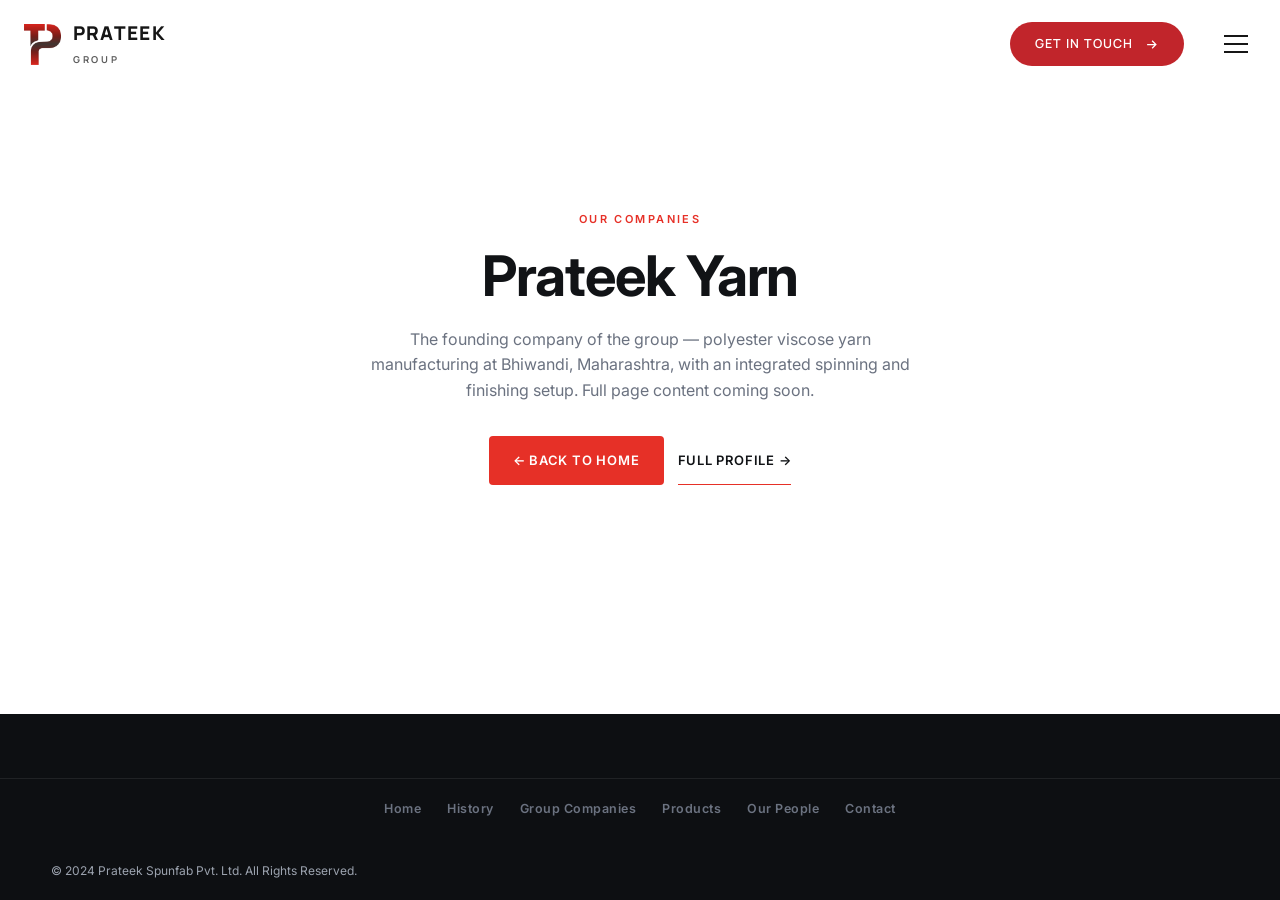
<file: prateek.html>
<!DOCTYPE html>
<html lang="en">
<head>
  <meta charset="UTF-8" />
  <meta name="viewport" content="width=device-width, initial-scale=1.0" />
  <title>Prateek Yarn — Prateek Group</title>
  <link rel="preconnect" href="https://fonts.googleapis.com" />
  <link rel="preconnect" href="https://fonts.gstatic.com" crossorigin />
  <link href="https://fonts.googleapis.com/css2?family=Inter:wght@400;500;600;700;800&display=swap" rel="stylesheet" />
  <link rel="stylesheet" href="styles.css" />
<link href="https://fonts.googleapis.com/css2?family=Manrope:wght@400;500;600;700;800&display=swap" rel="stylesheet">
<link rel="stylesheet" href="header.css">
<link rel="icon" href="favicon.ico" sizes="any" />
<link rel="apple-touch-icon" href="logo.png" />
</head>
<body class="stub-page">
  <!-- ======================= HEADER ======================= -->
<header class="site-header" id="siteHeader">
  <div class="header-inner">

    <a href="index.html" class="brand" aria-label="Prateek Group home">
      <img src="logo.png" alt="Prateek Group" class="brand-mark" width="208" height="240" />
      <span>
        <span class="brand-name">PRATEEK</span>
        <span class="brand-sub">GROUP</span>
      </span>
    </a>

    <ul class="nav" id="siteNav" aria-label="Primary">
      <li><a href="index.html">HOME</a></li>
      <li><a href="history.html">HISTORY</a></li>

      <li class="has-dropdown">
        <a href="index.html#manufacturing" aria-haspopup="true">INFRASTRUCTURE <span class="caret" aria-hidden="true">&#9662;</span></a>
        <ul class="dropdown">
          <li><a href="index.html#manufacturing">MANUFACTURING</a></li>
          <li><a href="index.html#qualitycontrol">QUALITY CONTROL</a></li>
          <li><a href="index.html#manufacturing">MACHINERY</a></li>
          <li><a href="index.html#capacity">CAPACITY</a></li>
          <li><a href="index.html#qualitycontrol">CERTIFICATIONS</a></li>
        </ul>
      </li>

      <li class="has-dropdown">
        <a href="index.html#products" aria-haspopup="true">PRODUCTS <span class="caret" aria-hidden="true">&#9662;</span></a>
        <ul class="dropdown">
          <li><a href="pv-yarn.html">PV YARN</a></li>
          <li><a href="dyed-yarn.html">DYED YARN</a></li>
          <li><a href="fancy-yarn.html">FANCY YARN</a></li>
        </ul>
      </li>

      <li class="has-dropdown">
        <a href="group-companies.html" class="active" aria-haspopup="true">GROUP COMPANIES <span class="caret" aria-hidden="true">&#9662;</span></a>
        <ul class="dropdown">
          <li><a href="prateek.html">PRATEEK YARN</a></li>
          <li><a href="kk-spintex.html">KK SPINTEX</a></li>
          <li><a href="gb-dyed-yarn.html">GB DYED YARN</a></li>
        </ul>
      </li>

      <li><a href="group-companies.html#partners">OUR PARTNERS</a></li>
      <li><a href="people.html">PEOPLE</a></li>
      <li><a href="contact.html">CONTACT</a></li>
    </ul>

    <a href="contact.html" class="btn btn--pill">
      GET IN TOUCH
      <svg class="icon-arrow" viewBox="0 0 24 24" fill="none" stroke="currentColor" stroke-width="2"><path d="M5 12h14M13 6l6 6-6 6"/></svg>
    </a>

    <button class="nav-toggle" id="navToggle" aria-expanded="false" aria-controls="siteNav" aria-label="Toggle menu">
      <span></span><span></span><span></span>
    </button>
  </div>
</header>

  <main>
    <section class="page-stub">
      <div class="container">
        <span class="eyebrow">Our Companies</span>
        <h1>Prateek Yarn</h1>
        <p>The founding company of the group — polyester viscose yarn manufacturing at Bhiwandi, Maharashtra, with an integrated spinning and finishing setup. Full page content coming soon.</p>
        <div class="stub-actions">
          <a href="index.html" class="btn btn-primary">&larr; Back to Home</a>
          <a href="group-companies.html#prateek" class="btn btn-text">Full profile &rarr;</a>
        </div>
      </div>
    </section>
  </main>

  <footer class="footer">
    <div class="footer-bottom">
      <div class="container footer-bottom-inner">
      <nav class="footer-nav" aria-label="Footer">
          <a href="index.html">Home</a>
          <a href="history.html">History</a>
          <a href="group-companies.html">Group Companies</a>
          <a href="index.html#products">Products</a>
          <a href="people.html">Our People</a>
          <a href="contact.html">Contact</a>
        </nav>

        <p class="footer-copy">&copy; 2024 Prateek Spunfab Pvt. Ltd. All Rights Reserved.</p>
      </div>
    </div>
  </footer>
<script src="header.js"></script>
</body>
</html>
</file>
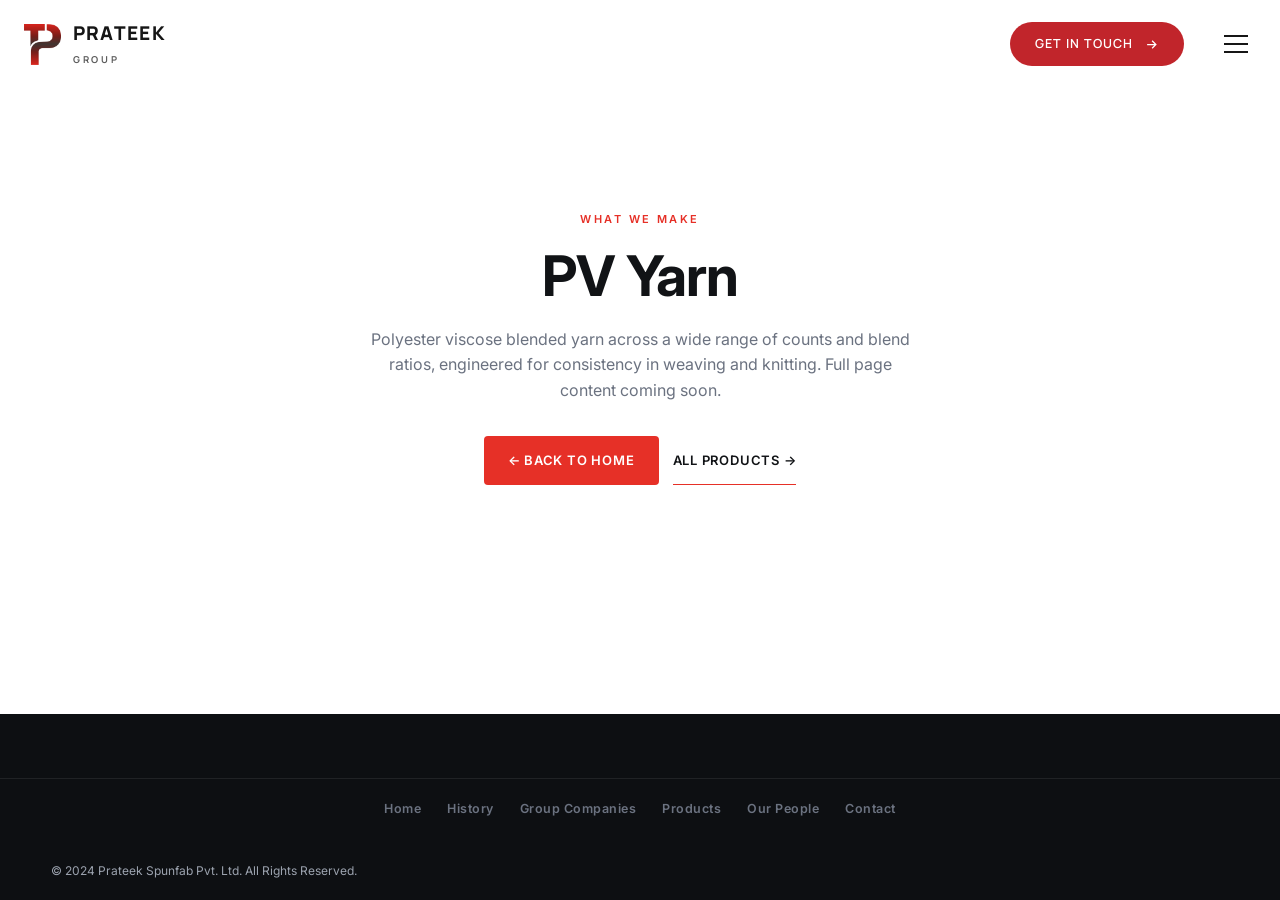
<file: pv-yarn.html>
<!DOCTYPE html>
<html lang="en">
<head>
  <meta charset="UTF-8" />
  <meta name="viewport" content="width=device-width, initial-scale=1.0" />
  <title>PV Yarn — Prateek Group</title>
  <link rel="preconnect" href="https://fonts.googleapis.com" />
  <link rel="preconnect" href="https://fonts.gstatic.com" crossorigin />
  <link href="https://fonts.googleapis.com/css2?family=Inter:wght@400;500;600;700;800&display=swap" rel="stylesheet" />
  <link rel="stylesheet" href="styles.css" />
<link href="https://fonts.googleapis.com/css2?family=Manrope:wght@400;500;600;700;800&display=swap" rel="stylesheet">
<link rel="stylesheet" href="header.css">
<link rel="icon" href="favicon.ico" sizes="any" />
<link rel="apple-touch-icon" href="logo.png" />
</head>
<body class="stub-page">
  <!-- ======================= HEADER ======================= -->
<header class="site-header" id="siteHeader">
  <div class="header-inner">

    <a href="index.html" class="brand" aria-label="Prateek Group home">
      <img src="logo.png" alt="Prateek Group" class="brand-mark" width="208" height="240" />
      <span>
        <span class="brand-name">PRATEEK</span>
        <span class="brand-sub">GROUP</span>
      </span>
    </a>

    <ul class="nav" id="siteNav" aria-label="Primary">
      <li><a href="index.html">HOME</a></li>
      <li><a href="history.html">HISTORY</a></li>

      <li class="has-dropdown">
        <a href="index.html#manufacturing" aria-haspopup="true">INFRASTRUCTURE <span class="caret" aria-hidden="true">&#9662;</span></a>
        <ul class="dropdown">
          <li><a href="index.html#manufacturing">MANUFACTURING</a></li>
          <li><a href="index.html#qualitycontrol">QUALITY CONTROL</a></li>
          <li><a href="index.html#manufacturing">MACHINERY</a></li>
          <li><a href="index.html#capacity">CAPACITY</a></li>
          <li><a href="index.html#qualitycontrol">CERTIFICATIONS</a></li>
        </ul>
      </li>

      <li class="has-dropdown">
        <a href="index.html#products" class="active" aria-haspopup="true">PRODUCTS <span class="caret" aria-hidden="true">&#9662;</span></a>
        <ul class="dropdown">
          <li><a href="pv-yarn.html">PV YARN</a></li>
          <li><a href="dyed-yarn.html">DYED YARN</a></li>
          <li><a href="fancy-yarn.html">FANCY YARN</a></li>
        </ul>
      </li>

      <li class="has-dropdown">
        <a href="group-companies.html" aria-haspopup="true">GROUP COMPANIES <span class="caret" aria-hidden="true">&#9662;</span></a>
        <ul class="dropdown">
          <li><a href="prateek.html">PRATEEK YARN</a></li>
          <li><a href="kk-spintex.html">KK SPINTEX</a></li>
          <li><a href="gb-dyed-yarn.html">GB DYED YARN</a></li>
        </ul>
      </li>

      <li><a href="group-companies.html#partners">OUR PARTNERS</a></li>
      <li><a href="people.html">PEOPLE</a></li>
      <li><a href="contact.html">CONTACT</a></li>
    </ul>

    <a href="contact.html" class="btn btn--pill">
      GET IN TOUCH
      <svg class="icon-arrow" viewBox="0 0 24 24" fill="none" stroke="currentColor" stroke-width="2"><path d="M5 12h14M13 6l6 6-6 6"/></svg>
    </a>

    <button class="nav-toggle" id="navToggle" aria-expanded="false" aria-controls="siteNav" aria-label="Toggle menu">
      <span></span><span></span><span></span>
    </button>
  </div>
</header>

  <main>
    <section class="page-stub">
      <div class="container">
        <span class="eyebrow">What We Make</span>
        <h1>PV Yarn</h1>
        <p>Polyester viscose blended yarn across a wide range of counts and blend ratios, engineered for consistency in weaving and knitting. Full page content coming soon.</p>
        <div class="stub-actions">
          <a href="index.html" class="btn btn-primary">&larr; Back to Home</a>
          <a href="index.html#products" class="btn btn-text">All products &rarr;</a>
        </div>
      </div>
    </section>
  </main>

  <footer class="footer">
    <div class="footer-bottom">
      <div class="container footer-bottom-inner">
      <nav class="footer-nav" aria-label="Footer">
          <a href="index.html">Home</a>
          <a href="history.html">History</a>
          <a href="group-companies.html">Group Companies</a>
          <a href="index.html#products">Products</a>
          <a href="people.html">Our People</a>
          <a href="contact.html">Contact</a>
        </nav>

        <p class="footer-copy">&copy; 2024 Prateek Spunfab Pvt. Ltd. All Rights Reserved.</p>
      </div>
    </div>
  </footer>
<script src="header.js"></script>
</body>
</html>
</file>
<file: header.css>
/* ==========================================================
   CANONICAL SITE HEADER  (shared by every page)
   ----------------------------------------------------------
   Everything is scoped under .site-header so it can safely sit
   alongside styles.css, which defines its own .header/.nav/
   .dropdown rules. Load this file AFTER styles.css.
========================================================== */

.site-header{
  /* Self-contained tokens: the header looks identical on every
     page even if that page defines a different palette. */
  --red-btn : #c1252b;
  --hdr-ink : #161616;
  --hdr-font: 'Manrope', 'Inter', -apple-system, 'Segoe UI', sans-serif;

  position:fixed;top:0;left:0;right:0;z-index:1000;
  padding:22px 0;
  font-family:var(--hdr-font);
  transition:background .35s ease, padding .35s ease, box-shadow .35s ease;
}
.site-header.is-scrolled{
  background:rgba(10,10,11,.92);
  backdrop-filter:blur(10px);
  -webkit-backdrop-filter:blur(10px);
  padding:13px 0;
  box-shadow:0 1px 0 rgba(255,255,255,.06);
}
.site-header.is-scrolled .brand-name{color:#fff}
.site-header.is-scrolled .brand-sub{color:#b8b8bd}
.site-header.is-scrolled .nav > li > a{color:#cdcdd2}
.site-header.is-scrolled .nav > li > a:hover,
.site-header.is-scrolled .nav > li > a.active{color:#fff}
.site-header.is-scrolled .nav-toggle span{background:#fff}

/* Header container: matches index.html's .container--wide */
.site-header .header-inner{
  width:min(100% - 104px, 1336px);
  margin-inline:auto;
  display:flex;align-items:center;gap:clamp(14px, 2vw, 30px);
  height:auto;padding-inline:0;min-width:0;
}

/* Brand / logo */
.site-header .brand{display:flex;align-items:center;gap:12px;text-decoration:none}
.site-header .brand-mark{height:41px;width:auto;flex:0 0 auto;display:block}

/* Global logo sizing (header AND footer, every page).
   Height is fixed and width is automatic, so logo.png keeps its own
   aspect ratio whether it's a square mark or a wide wordmark. */
.brand-mark{
  height:41px;
  width:auto;
  max-width:clamp(120px, 13vw, 190px);
  object-fit:contain;
  flex:0 0 auto;
  display:block;
}
.site-header .brand-name{
  font-size:19px;font-weight:800;letter-spacing:.07em;
  line-height:1;color:var(--hdr-ink);
}
.site-header .brand-sub{
  display:block;font-size:9.5px;font-weight:700;
  letter-spacing:.3em;color:#5c5c5c;margin-top:4px;
}

/* Primary nav */
.site-header .nav{
  display:flex;align-items:center;gap:clamp(13px, 1.6vw, 24px);
  margin-inline:auto;margin-right:auto;list-style:none;
  padding:0;
}
.site-header .nav > li{position:relative}
.site-header .nav > li > a{
  display:inline-flex;align-items:center;gap:6px;
  font-family:var(--hdr-font);
  color:#4a4a4a;font-size:12px;font-weight:600;letter-spacing:.09em;
  text-transform:none;
  text-decoration:none;position:relative;padding:8px 0;transition:color .25s;
  white-space:nowrap;
}
.site-header .nav > li > a:hover,
.site-header .nav > li > a.active{color:var(--hdr-ink)}
.site-header .nav > li > a.active::after{
  content:"";position:absolute;left:0;right:auto;bottom:-1px;
  width:24px;height:2px;background:var(--red-btn);
}
.site-header .caret{
  font-size:9px;line-height:1;
  transform:translateY(1px);transition:transform .25s;
}
.site-header .has-dropdown:hover .caret{transform:translateY(1px) rotate(180deg)}
.site-header .has-dropdown{position:relative}
.site-header .has-dropdown::after{
  content:"";position:absolute;left:0;right:0;top:100%;height:10px;
}

/* Dropdown panels */
.site-header .dropdown{
  position:absolute;top:100%;left:50%;right:auto;
  transform:translate(-50%, 8px);
  min-width:196px;padding:10px 0;margin:0;list-style:none;
  background:#fff;border-radius:9px;
  box-shadow:0 22px 44px -16px rgba(0,0,0,.28), 0 0 0 1px rgba(0,0,0,.05);
  opacity:0;visibility:hidden;
  transition:opacity .25s ease, transform .25s ease, visibility .25s;
  z-index:10;
}
.site-header .has-dropdown:hover > .dropdown,
.site-header .has-dropdown.open  > .dropdown{
  opacity:1;visibility:visible;transform:translate(-50%, 2px);
}
.site-header .dropdown a{
  display:block;padding:9px 20px;text-align:center;
  font-family:var(--hdr-font);
  font-size:11.5px;font-weight:600;letter-spacing:.1em;
  color:#4a4a4a;text-decoration:none;
  transition:background .2s, color .2s;
}
.site-header .dropdown a:hover{background:#f4f2ef;color:var(--hdr-ink)}

/* Get-in-touch pill */
.site-header .btn--pill{
  display:inline-flex;align-items:center;gap:11px;
  background:var(--red-btn);color:#fff;text-decoration:none;
  font-family:var(--hdr-font);
  font-weight:600;border:0;cursor:pointer;
  padding:12px 25px;border-radius:999px;
  font-size:12.5px;letter-spacing:.08em;
  white-space:nowrap;
  transition:background .25s ease, transform .25s ease;
}
.site-header .btn--pill:hover{background:#a91d23;transform:translateY(-1px)}
.site-header .icon-arrow{width:15px;height:15px;flex:0 0 auto;display:block}

/* Mobile hamburger */
.site-header .nav-toggle{
  display:none;background:none;border:0;cursor:pointer;
  width:40px;height:40px;flex-direction:column;
  align-items:center;justify-content:center;gap:6px;padding:0;
}
.site-header .nav-toggle span{
  width:24px;height:2px;background:var(--hdr-ink);
  transition:.3s;display:block;
}
.nav-open .site-header .nav-toggle span:nth-child(1){transform:translateY(8px) rotate(45deg)}
.nav-open .site-header .nav-toggle span:nth-child(2){opacity:0}
.nav-open .site-header .nav-toggle span:nth-child(3){transform:translateY(-8px) rotate(-45deg)}

/* ---------- Mobile / tablet ---------- */
/* The 8-item desktop nav needs ~1332px to fit alongside the logo and
   CTA. Below that we switch to the hamburger, otherwise the "GET IN
   TOUCH" button gets pushed off the right edge. */
@media (max-width:1340px){
  .site-header .nav{
    position:fixed;top:0;left:0;right:0;z-index:1;
    flex-direction:column;align-items:flex-start;gap:2px;
    padding:96px 32px 30px;margin:0;
    background:rgba(10,10,11,.98);
    backdrop-filter:blur(14px);
    -webkit-backdrop-filter:blur(14px);
    border-bottom:1px solid rgba(255,255,255,.08);
    transform:translateY(-105%);transition:transform .4s ease;
    min-height:100vh;max-height:100vh;overflow-y:auto;
  }
  .site-header .nav > li{width:100%}
  .site-header .nav > li > a{
    padding:11px 0;font-size:14px;color:#cdcdd2;letter-spacing:.06em;
  }
  .site-header .nav > li > a:hover,
  .site-header .nav > li > a.active{color:#fff}
  .nav-open .site-header .nav{transform:none}
  .site-header .nav-toggle{display:flex}
  /* Keep the logo and hamburger above the slide-down panel */
  .site-header .brand,
  .site-header .nav-toggle{position:relative;z-index:2}
  .nav-open .site-header .brand-name{color:#fff}
  .nav-open .site-header .brand-sub{color:#b8b8bd}
  .nav-open .site-header .nav-toggle span{background:#fff}
  .site-header .header-inner{
    justify-content:space-between;
    width:min(100% - 48px, 1336px);
  }
  .site-header .header-inner .btn--pill{margin-left:auto;margin-right:6px}

  /* dropdowns become inline lists on mobile */
  .site-header .dropdown,
  .site-header .has-dropdown:hover > .dropdown,
  .site-header .has-dropdown.open > .dropdown{
    position:static;transform:none;min-width:0;
    background:transparent;box-shadow:none;border-radius:0;
    padding:0 0 6px 16px;display:none;
    opacity:1;visibility:visible;transition:none;
  }
  .site-header .has-dropdown.open > .dropdown{display:block}
  .site-header .dropdown a{
    text-align:left;padding:8px 0;color:#9a9aa0;font-size:12.5px;
  }
  .site-header .dropdown a:hover{background:none;color:#fff}
}

@media (max-width:560px){
  .site-header .header-inner .btn--pill{display:none}
}

/* ==========================================================
   DARK-HERO PAGES
   Same header, same markup — but the hero behind it is dark,
   so the un-scrolled state needs light text to stay legible.
   Add class="hero-dark" to <body> on those pages.
========================================================== */
.hero-dark .site-header:not(.is-scrolled) .brand-name{color:#fff}
.hero-dark .site-header:not(.is-scrolled) .brand-sub{color:#b8b8bd}
.hero-dark .site-header:not(.is-scrolled) .nav > li > a{color:#cdcdd2}
.hero-dark .site-header:not(.is-scrolled) .nav > li > a:hover,
.hero-dark .site-header:not(.is-scrolled) .nav > li > a.active{color:#fff}
.hero-dark .site-header:not(.is-scrolled) .nav-toggle span{background:#fff}

@media (max-width:560px){
  .brand-mark{height:36px;max-width:150px}
}

/* ==========================================================
   LOGO CONTAINS THE WORDMARK?
   If logo.png already includes the words "PRATEEK GROUP",
   add class="logo-only" to <body> to hide the text lockup
   next to it and avoid saying the name twice.
========================================================== */
.logo-only .brand > span{display:none}
.logo-only .brand-mark{max-width:clamp(150px, 18vw, 260px)}
</file>
<file: styles.css>
/* ============================================================
   PRATEEK GROUP — STYLES
   ============================================================ */

/* -------------------- Design Tokens -------------------- */
:root {
  /* Colors */
  --color-red: #E63027;
  --color-red-dark: #C8261F;
  --color-red-soft: #FCE9E7;
  --color-ink: #111316;
  --color-ink-2: #1A1D21;
  --color-ink-3: #0D0F12;
  --color-text: #1A1D21;
  --color-muted: #6B7280;
  --color-muted-2: #9CA3AF;
  --color-border: #E5E7EB;
  --color-border-soft: #F1F2F4;
  --color-bg: #FFFFFF;
  --color-bg-soft: #FAFAFA;
  --color-dark-text: #D1D5DB;
  --color-dark-text-soft: #9CA3AF;

  /* Type */
  --font-sans: "Inter", -apple-system, BlinkMacSystemFont, "Segoe UI", Roboto, sans-serif;

  /* Spacing rhythm */
  --section-y: clamp(64px, 8vw, 110px);
  --container-px: clamp(20px, 4vw, 56px);

  /* Container */
  --container-max: 1280px;

  /* Radius */
  --r-sm: 4px;
  --r-md: 6px;
  --r-lg: 10px;

  /* Shadow */
  --shadow-card: 0 1px 2px rgba(17, 19, 22, 0.04), 0 8px 24px rgba(17, 19, 22, 0.06);
}

/* -------------------- Reset -------------------- */
*,
*::before,
*::after {
  box-sizing: border-box;
}

html {
  scroll-behavior: smooth;
  -webkit-text-size-adjust: 100%;
}

body {
  margin: 0;
  font-family: var(--font-sans);
  font-size: 16px;
  line-height: 1.6;
  color: var(--color-text);
  background: var(--color-bg);
  -webkit-font-smoothing: antialiased;
  -moz-osx-font-smoothing: grayscale;
}

img,
svg {
  display: block;
  max-width: 100%;
}

a {
  color: inherit;
  text-decoration: none;
}

ul {
  margin: 0;
  padding: 0;
  list-style: none;
}

h1, h2, h3, h4, h5 {
  margin: 0;
  font-weight: 700;
  line-height: 1.15;
  letter-spacing: -0.02em;
  color: var(--color-ink);
}

p {
  margin: 0;
}

button {
  font: inherit;
  cursor: pointer;
}

:focus-visible {
  outline: 2px solid var(--color-red);
  outline-offset: 3px;
  border-radius: 2px;
}

/* -------------------- Container -------------------- */
.container {
  width: 100%;
  max-width: var(--container-max);
  margin-inline: auto;
  padding-inline: var(--container-px);
}

/* -------------------- Buttons -------------------- */
.btn {
  display: inline-flex;
  align-items: center;
  gap: 10px;
  padding: 14px 24px;
  font-size: 13px;
  font-weight: 600;
  letter-spacing: 0.06em;
  text-transform: uppercase;
  border-radius: var(--r-sm);
  transition: background-color .2s ease, color .2s ease, transform .2s ease;
  border: none;
  cursor: pointer;
  white-space: nowrap;
}

.btn-primary {
  background: var(--color-red);
  color: #fff;
}
.btn-primary:hover {
  background: var(--color-red-dark);
}

.btn-text {
  padding: 14px 0;
  color: var(--color-ink);
  border-bottom: 1px solid var(--color-red);
  border-radius: 0;
  letter-spacing: 0.06em;
}
.btn-text:hover {
  color: var(--color-red);
}

.btn-arrow {
  display: inline-block;
  transition: transform .2s ease;
}
.btn:hover .btn-arrow {
  transform: translateX(3px);
}
.btn-navbar {
  background: transparent;
  color: var(--color-red);
  border: 2px solid var(--color-red);
  border-radius: 999px;
  padding: 12px 24px;
  font-weight: 600;
  letter-spacing: 0.03em;
  transition: all .25s ease;
}
.btn-navbar:hover {
  background: #fff;
  color: var(--color-red);
  border-color: var(--color-red);
}

/* -------------------- Logo -------------------- */
.logo {
  display: inline-flex;
  align-items: center;
  gap: 10px;
}


.logo-mark {
  width: 34px;
  height: 38px;
  flex-shrink: 0;
  display: block;
}
.logo-text {
  display: inline-flex;
  flex-direction: column;
  line-height: 1;
  font-weight: 700;
}
.logo-text-main {
  font-size: 15px;
  letter-spacing: 0.06em;
  color: var(--color-red);
}
.logo-text-sub {
  font-size: 11px;
  letter-spacing: 0.22em;
  color: rgba(255,255,255,0.7);
  margin-top: 3px;
}

/* -------------------- Header -------------------- */
.header {
  position: fixed;
  top: 20px;
  left: 24px;
  right: 24px;
  border-radius: 8px;
  z-index: 1000;
  background: #0D0F12;
  backdrop-filter: blur(12px);
  border-bottom: 1px solid rgba(0,0,0,0.08);
  transition: transform .35s cubic-bezier(.4,0,.2,1);
}
.header-hidden {
  transform: translateY(-150%);
}
/* Header and hero use a left-aligned, full-width container so content sits
   close to the left edge instead of being centered in a 1280px max-width. */
.header .container{
  padding-inline: 24px;
}
.hero .container {
  max-width: 100%;
  margin: 0;
  padding-inline: clamp(24px, 4vw, 64px);
}
.hero .container {
  padding-right: 0; /* hero content only on the left */
}
.header-inner {
  display: flex;
  align-items: center;
  gap: 28px;
  height: 72px;
}

/* Nav */
.nav-list {
  display: flex;
  align-items: center;
  gap: clamp(16px, 1.5vw, 24px);
}
.nav {
  margin-right: auto;
}
.nav-separator {
  color: var(--color-red);
  font-size: 30px;
  font-weight: 400;
  line-height: 1;
  display: flex;
  align-items: center;
  margin-right: 12px;
}
.nav-list > li > a {
  font-family: 'Plus Jakarta Sans', sans-serif;
  font-weight: 500;
  font-size: 12.5px;
  text-transform: uppercase;
  letter-spacing: 0;
  color: var(--color-red);
  padding: 8px 0;
  position: relative;
  transition: color .2s ease;
  display: inline-flex;
  align-items: center;
  gap: 4px;
}
.nav-list > li > a:hover {
  color: var(--color-red);
}
.nav-list > li > a.active {
  color: var(--color-red);
}
.nav-list > li > a.active::after {
  content: "";
  position: absolute;
  left: 0; right: 0; bottom: -2px;
  height: 2px;
  background: var(--color-red);
}
.caret { font-size: 10px; transform: translateY(1px); }

/* Dropdown */
.has-dropdown { 
  position: relative; 
}
.has-dropdown::after {
    content: "";
    position: absolute;
    left: 0;
    right: 0;
    top: 100%;
    height: 10px;
}
.dropdown {
  position: absolute;
  top: calc(100%);
  left: 50%;
  transform: translateX(-50%) translateY(-4px);
  min-width: 180px;
  background: #C0C0C0;
  border: 1px solid var(--color-border);
  border-radius: var(--r-md);
  box-shadow: var(--shadow-card);
  padding: 8px 0;
  opacity: 0;
  pointer-events: none;
  transform: translateY(-4px);
  transition: opacity .15s ease, transform .15s ease;
}
.dropdown li a {
  display: block;
  padding: 10px 16px;
  font-size: 13px;
  letter-spacing: 0.04em;
  transition: background-color .2s ease, color .2s ease;
  color: var(--color-ink);
}
.dropdown li a:hover {
  background: #000;
  color: var(--color-red);
}
.has-dropdown:hover .dropdown,
.has-dropdown:focus-within .dropdown {
  opacity: 1;
  pointer-events: auto;
  transform: translateX(-50%) translateY(0);
}

/* Mobile nav toggle */
.nav-toggle {
  display: none;
  width: 36px;
  height: 36px;
  background: transparent;
  border: none;
  flex-direction: column;
  justify-content: center;
  gap: 5px;
  padding: 0;
}
.nav-toggle span {
  display: block;
  width: 22px;
  height: 2px;
  background: var(--color-ink);
  margin-inline: auto;
  transition: transform .2s ease, opacity .2s ease;
}

/* -------------------- HERO -------------------- */
.hero {
  position: relative;
  background: #fff;
  overflow: hidden;
  min-height: clamp(720px, 95vh, 900px);
}

/* The visual is positioned absolutely so it can extend to the right edge AND
   to the top of the page (the header overlays it). */
.hero-visual {
  position: absolute;
  top: 0;
  right: 0;
  bottom: 0;
  width: 100%;
  pointer-events: none;
  z-index: 1;
}

/*.hero-svg {
  position: absolute;
  inset: 0;
  width: 100%;
  height: 100%;
  display: block;
  z-index: 2;
} */

/* The actual photo, as a normal CSS background-image so it crops with
   background-size: cover (a "normal" zoom/crop, not the distorted one you'd
   get by stretching an SVG <image> with preserveAspectRatio="none").
   Clipped to the same chevron shape as the SVG cut, in percentage coords
   matching the viewBox 1000×750 path (bot 23.4%/100%, bulge 35.6%/44.93%,
   top 60%/0%). */
.hero-photo {
  position: absolute;
  inset: 0;
  z-index: 1;

  background-image:
    linear-gradient(
      90deg,
      rgba(0,0,0,.92) 0%,
      rgba(0,0,0,.82) 25%,
      rgba(0,0,0,.55) 45%,
      rgba(0,0,0,.15) 65%,
      rgba(0,0,0,0) 80%
    ),
    url('images/hero.jpg');

  background-size: cover;
  background-position: center;
  clip-path: none;
}

.hero-grid {
  position: relative;
  z-index: 2;
  min-height: clamp(720px, 95vh, 900px);
  display: flex;
  align-items: center;
}

.hero-content {
  max-width: 580px;
  /* Top padding accounts for the absolute header that overlays the hero */
  padding-block: clamp(120px, 14vh, 160px) clamp(48px, 7vw, 80px);
  padding-right: 0;
  padding-left: 40px;
}

.hero-title {
  font-family: "Plus Jakarta Sans", sans-serif;
  font-size: clamp(34px, 3.6vw, 50px);
  line-height: 1.08;
  font-weight: 700;
  letter-spacing: -0.025em;
  color: #fff;
}
.hero-title .accent { color: var(--color-red); }

.hero-subhead {
  font-family: 'Bungee Inline';
  margin-top: 20px;
  color: #fff;
  font-size: clamp(15px, 1.2vw, 17px);
  line-height: 1.5;
  font-weight: 400;
  max-width: 460px;
}

.hero-divider {
  width: 56px;
  height: 3px;
  background: var(--color-red);
  margin-top: 28px;
  margin-bottom: 28px;
  border-radius: 2px;
}

.hero-stat {
  margin-bottom: 36px;
}
.hero-stat-number {
  font-size: clamp(20px, 1.8vw, 28px);
  font-weight: 700;
  color: var(--color-red);
  line-height: 1.3;
  max-width: 500px;
  letter-spacing: -0.02em;
}
.hero-stat-label {
  margin-top: 8px;
  font-size: 17px;
  font-weight: 700;
  color: #fff;
}
.hero-stat-detail {
  font-family:'Bungee Inline';
  margin-top: 6px;
  font-size: 14px;
  color: #fff;
  line-height: 1.5;
}

.hero-cta {
  display: flex;
  flex-wrap: wrap;
  align-items: center;
  gap: 16px;
}

#typed-text::after {
  transition: opacity .3s ease;
  content: "|";
  animation: blink 1s infinite;
}

@keyframes blink {
  50% {
    opacity: 0;
  }
}

/* Outlined button variant for "CONTACT US" */
.btn-outline {
  border: 2px solid var(--color-red);
  color: var(--color-red);
  background: transparent;
  padding: 14px 28px;
  border-radius: var(--r-md);
  font-weight: 700;
  font-size: 13px;
  letter-spacing: 0.05em;
  display: inline-flex;
  align-items: center;
  gap: 10px;
  transition: background .2s ease, color .2s ease;
}
.btn-outline:hover {
  background: #fff;
  color: var(--color-red);
}

.placeholder-label {
  font-size: 13px;
  font-weight: 500;
  color: #9CA3AF;
  letter-spacing: 0.08em;
  text-transform: uppercase;
}
.placeholder-label-dark { color: rgba(255,255,255,0.4); }

/* -------------------- STATS BAR -------------------- */
.stats-bar {
  border-top: 1px solid var(--color-border-soft);
  border-bottom: 1px solid var(--color-border-soft);
  padding: 32px 0;
  background: #fff;
}
.stats-grid {
  display: grid;
  grid-template-columns: repeat(5, 1fr);
  gap: 20px;
}
.stat {
  display: flex;
  align-items: center;
  gap: 14px;
  position: relative;
  padding-right: 20px;
  transition: all .25s ease;
  border: 1px solid transparent;
}
.stat:hover {
  transform: translateY(-8px);
  border-color: var(--color-red);
  box-shadow: 0 12px 30px rgba(196, 32, 39, 0.15);
}
.stat:not(:last-child)::after {
  content: "";
  position: absolute;
  right: 0;
  top: 10%;
  bottom: 10%;
  width: 1px;
  background: var(--color-border);
}
.stat-icon {
  width: 44px;
  height: 44px;
  flex-shrink: 0;
  display: grid;
  place-items: center;
  color: var(--color-ink);
}
.stat-icon svg { width: 32px; height: 32px; }
.stat-text { display: flex; flex-direction: column; gap: 2px; }
.stat-number {
  font-size: 20px;
  font-weight: 700;
  color: var(--color-red);
  letter-spacing: -0.01em;
  line-height: 1.1;
}
.stat-label {
  font-size: 12px;
  color: var(--color-muted);
  line-height: 1.3;
}

/* -------------------- MISSION / VISION -------------------- */
.about-card-section {
  position: relative;
  padding: clamp(80px, 9vw, 130px) 0;
  background: var(--color-ink-3);
  overflow: hidden;
  isolation: isolate;
}

/* ----- Decorative icon backdrop ----- */
.about-bg-icons {
  position: absolute;
  inset: 0;
  z-index: 0;
  pointer-events: none;
}
.bg-icon {
  position: absolute;
  width: clamp(64px, 7vw, 100px);
  height: clamp(64px, 7vw, 100px);
  color: #fff;
  opacity: 0.12;
}
.bg-icon.tint-amber { color: #E8A23D; opacity: 0.22; }
.bg-icon.tint-teal  { color: #3DAE9A; opacity: 0.22; }
.bg-icon.tint-rose  { color: #D9667A; opacity: 0.22; }

.bg-icon-1 { top: 8%;  left: 3%;   width: 64px; height: 64px; transform: rotate(-8deg); }
.bg-icon-2 { top: 10%; left: 60%;  width: 56px; height: 56px; transform: rotate(6deg); }
.bg-icon-3 { top: 76%; left: 95%;  width: 90px; height: 90px; transform: rotate(-4deg); }
.bg-icon-4 { top: 86%; left: 4%;   width: 76px; height: 76px; transform: rotate(10deg); }
.bg-icon-5 { top: 4%;  left: 30%;  width: 46px; height: 46px; opacity: 0.16; transform: rotate(14deg); }
.bg-icon-6 { top: 36%; left: 1%;   width: 54px; height: 54px; transform: rotate(-10deg); }
.bg-icon-7 { top: 92%; left: 48%;  width: 58px; height: 58px; transform: rotate(5deg); }
.bg-icon-8 { top: 58%; left: 38%;  width: 44px; height: 44px; opacity: 0.14; }

.about-card-inner {
  position: relative;
  z-index: 1;
}

.about-card {
  display: grid;
  grid-template-columns: 1.15fr 1fr;
  gap: clamp(48px, 6vw, 96px);
  align-items: center;
}

.section-tag {
  color: var(--color-red);
  font-size: 13px;
  letter-spacing: .15em;
  font-weight: 700;
  text-transform: uppercase;
}

.about-heading {
  margin-top: 14px;
  margin-bottom: clamp(32px, 4vw, 48px);
  font-family: "Plus Jakarta Sans", sans-serif;
  font-size: clamp(30px, 3.2vw, 44px);
  line-height: 1.12;
  letter-spacing: -0.02em;
  color: #fff;
}

/* ----- Mission / Vision pillar cards ----- */
.pillar-grid {
  display: grid;
  grid-template-columns: 1fr 1fr;
  gap: 20px;
}
.pillar-card {
  position: relative;
  padding: 28px 24px;
  border-radius: var(--r-lg);
  background: linear-gradient(160deg, rgba(255,255,255,0.05), rgba(255,255,255,0.015));
  border: 1px solid rgba(255,255,255,0.09);
  backdrop-filter: blur(6px);
  transition: transform .3s ease, border-color .3s ease, background .3s ease;
}
.pillar-card:hover {
  transform: translateY(-4px);
  border-color: rgba(230, 48, 39, 0.4);
  background: linear-gradient(160deg, rgba(255,255,255,0.07), rgba(255,255,255,0.02));
}
.pillar-icon {
  display: inline-grid;
  place-items: center;
  width: 42px;
  height: 42px;
  margin-bottom: 16px;
  border-radius: 50%;
  background: rgba(230, 48, 39, 0.14);
  color: var(--color-red);
}
.pillar-icon svg { width: 20px; height: 20px; }
.pillar-card h3 {
  font-size: 17px;
  font-weight: 700;
  color: #fff;
  letter-spacing: -0.01em;
  margin-bottom: 10px;
}
.pillar-card p {
  font-size: 14px;
  line-height: 1.65;
  color: var(--color-dark-text);
  margin: 0;
}

/* ----- Presence, restyled as a compact chip row rather than a third
   competing pillar — it's a fact, not a value statement. ----- */
.presence-chips {
  margin-top: clamp(28px, 3vw, 40px);
}
.presence-chips-label {
  display: block;
  font-size: 11px;
  font-weight: 700;
  letter-spacing: 0.18em;
  text-transform: uppercase;
  color: var(--color-dark-text-soft);
  margin-bottom: 12px;
}
.chip-row {
  display: flex;
  flex-wrap: wrap;
  gap: 10px;
}
.chip {
  display: inline-flex;
  align-items: center;
  gap: 7px;
  padding: 8px 16px;
  border-radius: 999px;
  border: 1px solid rgba(255,255,255,0.14);
  font-size: 13px;
  font-weight: 500;
  color: var(--color-dark-text);
  background: rgba(255,255,255,0.03);
  transition: border-color .2s ease, color .2s ease;
}
.chip svg {
  width: 13px;
  height: 13px;
  color: var(--color-red);
  flex-shrink: 0;
}
.chip:hover {
  border-color: rgba(230, 48, 39, 0.5);
  color: #fff;
}

/* ----- Pull-quote ----- */
blockquote {
  position: relative;
  margin-top: clamp(32px, 4vw, 44px);
  padding-left: 28px;
  font-family: "Plus Jakarta Sans", sans-serif;
  font-size: 19px;
  font-weight: 500;
  font-style: normal;
  line-height: 1.55;
  color: #fff;
  max-width: 460px;
}
blockquote::before {
  content: "";
  position: absolute;
  left: 0;
  top: 4px;
  bottom: 4px;
  width: 3px;
  background: var(--color-red);
  border-radius: 2px;
}
.quote-mark {
  display: block;
  font-family: Georgia, serif;
  font-size: 44px;
  line-height: 0.5;
  color: var(--color-red);
  margin-bottom: 6px;
}

/* ----- Portrait frame ----- */
.about-image {
  position: relative;
}
.about-image img {
  width: 100%;
  height: 100%;
  aspect-ratio: 4 / 5;
  object-fit: cover;
  border-radius: 20px;
  transition:
    transform .35s ease,
    box-shadow .35s ease;
  border: 1px solid rgba(255,255,255,0.1);
  box-shadow: 0 30px 70px rgba(0,0,0,0.45);
}
.about-image::before {
  content: "";
  position: absolute;
  top: 18px;
  left: 18px;
  right: -18px;
  bottom: -18px;
  border: 1.5px solid rgba(230, 48, 39, 0.5);
  border-radius: 20px;
  z-index: -1;
}
.about-image img:hover {
  transform: translateY(-6px);
  box-shadow: 0 36px 80px rgba(230, 48, 39, 0.18);
}

@media (max-width: 900px) {
  .about-card { grid-template-columns: 1fr; }
  .about-image { order: -1; max-width: 360px; margin: 0 auto; }
  .pillar-grid { grid-template-columns: 1fr; }
}

@media (max-width: 520px) {
  .bg-icon { display: none; }
}
.eyebrow {
  display: inline-block;
  font-size: 11px;
  font-weight: 600;
  letter-spacing: 0.22em;
  text-transform: uppercase;
  color: var(--color-red);
  margin-bottom: 16px;
}
.eyebrow-on-dark { color: var(--color-red); }
.section-title {
  font-size: clamp(28px, 3.4vw, 44px);
  font-weight: 700;
  line-height: 1.1;
  letter-spacing: -0.02em;
}
.section-title-on-dark { color: #fff; }
.title-rule {
  display: block;
  margin-top: 18px;
  width: 60px;
  height: 3px;
  background: var(--color-red);
}

/* -------------------- COMPANIES -------------------- */
.companies {
  padding: 15px;
  background: #fff;
}
.section-head {
  display: grid;
  grid-template-columns: 1fr 1fr;
  gap: clamp(24px, 5vw, 80px);
  align-items: end;
  margin-bottom: 56px;
}
.section-head-right {
  color: var(--color-muted);
  font-size: 15px;
  line-height: 1.0;
  max-width: 460px;
  justify-self: end;
}

/* Grid holds the 3 final slots; cards are positioned absolutely during the
   "huddle" state and released into grid flow once revealed, so the layout
   never jumps when JS is unavailable / reduced-motion is on. */
.company-grid {
  --card-h: clamp(460px, 48vw, 560px);
  position: relative;
  display: grid;
  grid-template-columns: repeat(3, 1fr);
  gap: 28px;
  min-height: var(--card-h);
  perspective: 1400px;
}

.company-card {
  position: relative;
  grid-row: 1;
  border-radius: var(--r-lg);
  overflow: hidden;
  background: var(--color-ink-3);
  height: var(--card-h);
  display: flex;
  flex-direction: column;
  box-shadow: var(--shadow-card);

  /* Huddle state: all 3 cards stacked dead-center, slightly fanned like a
     held hand of cards, waiting to be dealt outward. */
  grid-column: 2 / 3;
  transform:
    translate3d(var(--huddle-x, 0), 0, 0)
    rotate(var(--huddle-r, 0deg))
    scale(0.92);
  opacity: 0;
  z-index: var(--huddle-z, 1);
  transition:
    transform .85s cubic-bezier(.16, 1, .3, 1),
    opacity .55s ease,
    box-shadow .3s ease;
  will-change: transform, opacity;
}

.company-card[data-pos="left"]   { --huddle-x: 36%;  --huddle-r: -7deg; --huddle-z: 1; }
.company-card[data-pos="center"] { --huddle-x: 0%;   --huddle-r: 0deg;  --huddle-z: 3; }
.company-card[data-pos="right"]  { --huddle-x: -36%; --huddle-r: 7deg;  --huddle-z: 2; }

/* Split state: each card claims its own grid column and settles flat. */
.company-grid.cards-revealed .company-card {
  opacity: 1;
  transform: translate3d(0, 0, 0) rotate(0deg) scale(1);
  transition:
    transform .85s cubic-bezier(.16, 1, .3, 1),
    opacity .65s ease,
    box-shadow .3s ease;
}
.company-grid.cards-revealed .company-card[data-pos="left"]   { grid-column: 1 / 2; transition-delay: 0s; }
.company-grid.cards-revealed .company-card[data-pos="center"] { grid-column: 2 / 3; transition-delay: .09s; }
.company-grid.cards-revealed .company-card[data-pos="right"]  { grid-column: 3 / 4; transition-delay: .18s; }

.company-card:hover {
  box-shadow: 0 18px 40px rgba(17, 19, 22, 0.18);
}

/* ----- 50 / 50 split: image on top half, content on bottom half ----- */
/* ----- Image keeps a fixed share of the card; content below grows to fit
   the badge, name, location, divider and description ----- */
.company-card-image {
  height: 42%;
  flex-shrink: 0;
  position: relative;
  overflow: hidden;
  background: linear-gradient(135deg, #2A2D32 0%, #15171A 100%);
}
.company-card-image img {
  width: 100%;
  height: 100%;
  object-fit: cover;
  transition: transform .6s cubic-bezier(.16, 1, .3, 1);
}
.company-card:hover .company-card-image img {
  transform: scale(1.06);
}
.company-card-image::after {
  content: "";
  position: absolute;
  inset: 0;
  background: linear-gradient(180deg, rgba(0,0,0,0) 60%, rgba(13,15,18,0.55) 100%);
}

.company-card-body {
  flex: 1;
  padding: 24px clamp(20px, 2.5vw, 28px) 24px;
  color: #fff;
  display: flex;
  flex-direction: column;
}

.company-card-header {
  display: flex;
  align-items: center;
  gap: 12px;
}

/* Letter-mark badge, brought back from the original design */
.company-mark {
  display: inline-grid;
  place-items: center;
  min-width: 34px;
  height: 34px;
  padding: 0 6px;
  background: var(--color-red);
  color: #fff;
  font-weight: 800;
  font-size: 16px;
  font-style: italic;
  border-radius: var(--r-sm);
  line-height: 1;
  flex-shrink: 0;
}

.company-name {
  font-family: "Plus Jakarta Sans", sans-serif;
  font-size: 22px;
  font-weight: 700;
  color: #fff;
  letter-spacing: -0.01em;
}

/* Location uses a distinct font (Inter) from the name (Plus Jakarta Sans)
   per the brief: name and location are typographically differentiated. */
.company-location {
  margin-top: 10px;
  font-family: var(--font-sans);
  font-size: 13px;
  font-weight: 500;
  letter-spacing: 0.06em;
  text-transform: uppercase;
  color: var(--color-red);
}

/* Thin red rule separating location from the descriptive copy */
.company-divider {
  display: block;
  width: 36px;
  height: 2px;
  background: var(--color-red);
  margin-top: 14px;
  margin-bottom: 14px;
  border-radius: 1px;
}

.company-desc {
  font-size: 13.5px;
  line-height: 1.65;
  color: var(--color-dark-text);
  flex: 1;
}

.btn-card {
  margin-top: 20px;
  align-self: flex-start;
  background: transparent;
  color: #fff;
  border: 2px solid rgba(255,255,255,0.85);
  border-radius: 999px;
  padding: 11px 22px;
  font-size: 12px;
  font-weight: 600;
  letter-spacing: 0.05em;
  transition: background-color .25s ease, color .25s ease, border-color .25s ease;
}
.btn-card:hover {
  background: var(--color-red);
  border-color: var(--color-red);
  color: #fff;
}

@media (max-width: 860px) {
  .company-grid {
    --card-h: 540px;
    grid-template-columns: 1fr;
  }
  .company-card,
  .company-grid.cards-revealed .company-card[data-pos="left"],
  .company-grid.cards-revealed .company-card[data-pos="center"],
  .company-grid.cards-revealed .company-card[data-pos="right"] {
    grid-column: 1 / -1;
  }
  /* On mobile, huddle stacks vertically instead of fanning horizontally. */
  .company-card { --huddle-x: 0%; --huddle-r: 0deg; }
  .company-card[data-pos="left"]   { transform: translate3d(0, 10%, 0) scale(0.92); }
  .company-card[data-pos="center"] { transform: translate3d(0, 0, 0) scale(0.92); }
  .company-card[data-pos="right"]  { transform: translate3d(0, -10%, 0) scale(0.92); }
  .company-grid.cards-revealed .company-card { grid-row: auto; }
  .company-grid { grid-auto-rows: var(--card-h); row-gap: 24px; }
}

@media (prefers-reduced-motion: reduce) {
  .company-card {
    grid-column: auto;
    opacity: 1;
    transform: none;
  }
  .company-card[data-pos="left"]   { grid-column: 1 / 2; }
  .company-card[data-pos="center"] { grid-column: 2 / 3; }
  .company-card[data-pos="right"]  { grid-column: 3 / 4; }
}

/* -------------------- PRODUCTS -------------------- */
.products-section {
  position: relative;
  padding: clamp(90px, 10vw, 140px) 0;
  background: #060607;
  overflow: hidden;
  isolation: isolate;
}

.strands-canvas {
  position: absolute;
  inset: 0;
  z-index: 0;
  width: 100%;
  height: 100%;
  display: block;
}

.products-inner {
  position: relative;
  z-index: 1;
}

.products-head {
  text-align: center;
  max-width: 620px;
  margin: 0 auto clamp(48px, 6vw, 72px);
}
.products-title {
  margin-top: 12px;
  color: #fff;
}
.products-sub {
  margin-top: 16px;
  color: var(--color-dark-text);
  font-size: 15px;
  line-height: 1.7;
}

/* ----- Carousel: single product in focus, depth-stacked neighbors,
   sliding horizontally — modeled on the Deraille hero behaviour. ----- */
.product-carousel {
  position: relative;
  max-width: 720px;
  margin: 0 auto;
  padding: 0 64px;
}

.carousel-track {
  position: relative;
  height: clamp(420px, 52vw, 560px);
  perspective: 1600px;
}

.product-slide {
  position: absolute;
  inset: 0;
  display: flex;
  flex-direction: column;
  align-items: center;
  text-align: center;
  padding: 0 12px;

  /* Positioned via the --offset custom property set in JS: 0 = active/center,
     -1 = previous (left), 1 = next (right), etc. Slides flow continuously
     left as the carousel advances, looping seamlessly. */
  transform:
    translateX(calc(var(--offset, 0) * 64%))
    scale(calc(1 - min(abs(var(--offset, 0)), 2) * 0.16))
    translateZ(calc(min(abs(var(--offset, 0)), 2) * -120px));
  opacity: calc(1 - min(abs(var(--offset, 0)), 2) * 0.55);
  z-index: calc(10 - abs(var(--offset, 0)));
  filter: blur(calc(min(abs(var(--offset, 0)), 2) * 2px));
  pointer-events: none;
  transition:
    transform .7s cubic-bezier(.16, 1, .3, 1),
    opacity .7s ease,
    filter .7s ease;
}
.product-slide.is-active {
  pointer-events: auto;
  filter: blur(0);
}

.product-slide-image {
  width: clamp(220px, 30vw, 320px);
  height: clamp(220px, 30vw, 320px);
  border-radius: 20px;
  overflow: hidden;
  background: linear-gradient(135deg, #2A2D32 0%, #15171A 100%);
  box-shadow: 0 30px 70px rgba(0,0,0,0.5);
  border: 1px solid rgba(255,255,255,0.1);
}
.product-slide-image img {
  width: 100%;
  height: 100%;
  object-fit: cover;
}

.product-slide-name {
  margin-top: 24px;
  font-family: "Plus Jakarta Sans", sans-serif;
  font-size: 22px;
  font-weight: 700;
  color: #fff;
  letter-spacing: -0.01em;
}

.product-slide-desc {
  margin-top: 10px;
  max-width: 360px;
  font-size: 13.5px;
  line-height: 1.65;
  color: var(--color-dark-text);
}

.product-slide-link {
  margin-top: 16px;
  display: inline-flex;
  align-items: center;
  gap: 8px;
  font-size: 12px;
  font-weight: 700;
  letter-spacing: 0.08em;
  text-transform: uppercase;
  color: var(--color-red);
  transition: gap .2s ease, color .2s ease;
}
.product-slide-link:hover {
  color: #fff;
  gap: 12px;
}
.product-slide-link .btn-arrow {
  font-size: 15px;
}

/* ----- Nav arrows ----- */
.carousel-nav {
  position: absolute;
  top: 38%;
  width: 44px;
  height: 44px;
  border-radius: 50%;
  border: 1px solid rgba(255,255,255,0.18);
  background: rgba(255,255,255,0.04);
  backdrop-filter: blur(6px);
  color: #fff;
  display: grid;
  place-items: center;
  cursor: pointer;
  transition: background-color .2s ease, border-color .2s ease, transform .2s ease;
  z-index: 5;
}
.carousel-nav svg { width: 18px; height: 18px; }
.carousel-nav:hover {
  background: var(--color-red);
  border-color: var(--color-red);
}
.carousel-nav-prev { left: 0; transform: translateY(-50%); }
.carousel-nav-next { right: 0; transform: translateY(-50%); }
.carousel-nav-prev:hover, .carousel-nav-next:hover { transform: translateY(-50%) scale(1.06); }

/* ----- Dot indicators ----- */
.carousel-dots {
  display: flex;
  justify-content: center;
  gap: 10px;
  margin-top: clamp(28px, 4vw, 40px);
}
.carousel-dot {
  width: 8px;
  height: 8px;
  border-radius: 50%;
  background: rgba(255,255,255,0.25);
  border: none;
  cursor: pointer;
  padding: 0;
  transition: background-color .25s ease, transform .25s ease, width .25s ease;
}
.carousel-dot.is-active {
  background: var(--color-red);
  width: 22px;
  border-radius: 4px;
}

@media (max-width: 720px) {
  .product-carousel { padding: 0 48px; }
  .product-slide { transform: translateX(calc(var(--offset, 0) * 100%)) scale(1) translateZ(0); }
  .product-slide:not(.is-active) { opacity: 0; pointer-events: none; }
  .carousel-nav { width: 38px; height: 38px; }
}

@media (prefers-reduced-motion: reduce) {
  .product-slide { transition: none; }
}

/* -------------------- WHY -------------------- */
.why {
  padding: var(--section-y) 0;
  background: #fff;
  border-top: 1px solid var(--color-border-soft);
}
.why-head {
  margin-bottom: 56px;
  max-width: 320px;
}
.why-grid {
  display: grid;
  grid-template-columns: repeat(6, 1fr);
  gap: 32px;
}
.why-item {
  text-align: left;
}
.why-icon {
  width: 48px;
  height: 48px;
  display: grid;
  place-items: center;
  color: var(--color-ink);
  margin-bottom: 20px;
}
.why-icon svg { width: 36px; height: 36px; }
.why-title {
  font-size: 15px;
  font-weight: 700;
  margin-bottom: 10px;
  letter-spacing: -0.01em;
}
.why-desc {
  font-size: 13px;
  color: var(--color-muted);
  line-height: 1.6;
}

/* Position the why-head and grid side by side on desktop */
@media (min-width: 900px) {
  .why .container {
    display: grid;
    grid-template-columns: minmax(200px, 260px) 1fr;
    gap: 80px;
    align-items: start;
  }
  .why-head {
    margin-bottom: 0;
    max-width: none;
  }
  .why-grid {
    grid-template-columns: repeat(6, 1fr);
    gap: 28px;
  }
}

/* -------------------- PRESENCE -------------------- */
.presence {
  padding: var(--section-y) 0;
  background: var(--color-ink-3);
  color: #fff;
  background-image:
    radial-gradient(circle at 50% 50%, rgba(255,255,255,0.04) 1px, transparent 1px);
  background-size: 24px 24px;
}
.presence-grid {
  display: grid;
  grid-template-columns: 1fr 1.2fr 1fr;
  gap: 48px;
  align-items: center;
}
.presence-intro .section-title {
  margin-top: 6px;
}
.presence-desc {
  margin-top: 24px;
  color: var(--color-dark-text-soft);
  font-size: 15px;
  line-height: 1.7;
  max-width: 360px;
}

/* India map placeholder */
.presence-map {
  position: relative;
  aspect-ratio: 1 / 1;
  width: 100%;
}
.map-placeholder {
  position: absolute;
  inset: 0;
  border: 1px dashed rgba(255,255,255,0.12);
  border-radius: var(--r-lg);
  display: grid;
  place-items: center;
  background:
    radial-gradient(circle at 30% 40%, rgba(230, 48, 39, 0.10) 0%, transparent 50%);
}
.map-pin {
  position: absolute;
  width: 12px;
  height: 12px;
  background: var(--color-red);
  border-radius: 50%;
  box-shadow: 0 0 0 4px rgba(230,48,39,0.20), 0 0 0 10px rgba(230,48,39,0.08);
}
.map-pin-1 { top: 50%; left: 28%; }   /* Bhiwandi area */
.map-pin-2 { top: 65%; left: 52%; }   /* Guntur area */
.map-pin-3 { top: 56%; left: 24%; }   /* Palsana area */

.presence-locations {
  display: flex;
  flex-direction: column;
  gap: 28px;
}
.location {
  display: flex;
  gap: 14px;
  align-items: flex-start;
}
.location-pin {
  flex-shrink: 0;
  width: 32px;
  height: 32px;
  border-radius: 50%;
  background: rgba(230, 48, 39, 0.14);
  color: var(--color-red);
  display: grid;
  place-items: center;
}
.location-pin svg { width: 16px; height: 16px; }
.location-city {
  font-size: 13px;
  font-weight: 700;
  letter-spacing: 0.06em;
  color: #fff;
  margin-bottom: 6px;
}
.location-company {
  font-size: 14px;
  color: #fff;
  margin-bottom: 2px;
}
.location-type {
  font-size: 13px;
  color: var(--color-dark-text-soft);
}

/* -------------------- BY THE NUMBERS -------------------- */
.numbers {
  padding: var(--section-y) 0;
  background: #fff;
  border-bottom: 1px solid var(--color-border-soft);
}
.numbers-head { margin-bottom: 0; }
.numbers .container {
  display: grid;
  grid-template-columns: minmax(180px, 240px) 1fr;
  gap: 64px;
  align-items: center;
}
.numbers-grid {
  display: grid;
  grid-template-columns: repeat(6, 1fr);
  gap: 24px;
  align-items: end;
}
.number-item {
  display: flex;
  flex-direction: column;
  gap: 6px;
}
.number-value {
  font-size: clamp(22px, 2.2vw, 28px);
  font-weight: 700;
  color: var(--color-red);
  letter-spacing: -0.02em;
  line-height: 1;
}
.number-label {
  font-size: 12px;
  color: var(--color-muted);
  line-height: 1.4;
}

/* -------------------- CTA -------------------- */
.cta {
  padding: var(--section-y) 0;
  background: #fff;
  background-image:
    linear-gradient(135deg, transparent 49%, rgba(230, 48, 39, 0.04) 49%, rgba(230, 48, 39, 0.04) 51%, transparent 51%);
  background-size: 18px 18px;
}
.cta-inner {
  display: grid;
  grid-template-columns: 1.3fr 1fr auto;
  gap: 48px;
  align-items: center;
  background: #fff;
  padding: 48px 56px;
  border-radius: var(--r-lg);
  box-shadow: var(--shadow-card);
}
.cta-title {
  font-size: clamp(22px, 2.4vw, 30px);
  font-weight: 700;
  letter-spacing: -0.02em;
  line-height: 1.25;
}
.cta-title .accent { color: var(--color-red); }
.cta-desc {
  color: var(--color-muted);
  font-size: 14px;
  line-height: 1.65;
}

/* -------------------- FOOTER -------------------- */
.footer {
  background: var(--color-ink-3);
  color: var(--color-dark-text);
  padding-top: 64px;
}
.logo-on-dark .logo-text-main { color: #fff; }
.logo-on-dark .logo-text-sub { color: var(--color-dark-text-soft); }

.footer-grid {
  display: grid;
  grid-template-columns: 1.5fr 1fr 1fr 1.2fr 1.3fr;
  gap: 40px;
  padding-bottom: 56px;
}
.footer-brand { max-width: 320px; }
.footer-about {
  margin-top: 18px;
  font-size: 13px;
  line-height: 1.7;
  color: var(--color-dark-text-soft);
}
.footer-heading {
  font-size: 13px;
  font-weight: 700;
  letter-spacing: 0.14em;
  text-transform: uppercase;
  color: #fff;
  margin-bottom: 20px;
}
.footer-col ul { display: flex; flex-direction: column; gap: 12px; }
.footer-col ul li a {
  font-size: 13px;
  color: var(--color-dark-text-soft);
  transition: color .2s ease;
}
.footer-col ul li a:hover { color: var(--color-red); }

.footer-locations li,
.footer-contact li {
  display: flex;
  align-items: center;
  gap: 10px;
  font-size: 13px;
  color: var(--color-dark-text-soft);
}

.footer-bottom {
  border-top: 1px solid rgba(255,255,255,0.08);
  padding: 20px 0;
}
.footer-bottom-inner {
  display: grid;
  grid-template-columns: auto 1fr auto;
  gap: 24px;
  align-items: center;
}
.footer-social {
  display: flex;
  gap: 10px;
}
.footer-social a {
  display: grid;
  place-items: center;
  width: 32px;
  height: 32px;
  border: 1px solid rgba(255,255,255,0.15);
  border-radius: 4px;
  color: var(--color-dark-text-soft);
  font-size: 11px;
  font-weight: 700;
  text-transform: uppercase;
  transition: all .2s ease;
}
.footer-social a:hover {
  background: var(--color-red);
  color: #fff;
  border-color: var(--color-red);
}
.footer-copy {
  font-size: 12px;
  color: var(--color-dark-text-soft);
}
.footer-legal {
  display: flex;
  gap: 12px;
  align-items: center;
  font-size: 12px;
  color: var(--color-dark-text-soft);
}
.footer-legal a:hover { color: var(--color-red); }

/* ============================================================
   RESPONSIVE
   ============================================================ */

@media (max-width: 1100px) {
  .stats-grid { grid-template-columns: repeat(3, 1fr); row-gap: 28px; }
  .stat:nth-child(3n)::after { display: none; }
  .why-grid { grid-template-columns: repeat(3, 1fr); row-gap: 40px; }
  .why .container { grid-template-columns: 1fr; }
  .why-head { position: static; max-width: none; }
  .numbers .container { grid-template-columns: 1fr; }
  .numbers-grid { grid-template-columns: repeat(3, 1fr); row-gap: 28px; }
  .presence-grid { grid-template-columns: 1fr 1fr; }
  .presence-map { grid-column: 1 / -1; max-width: 480px; margin: 0 auto; }
  .footer-grid { grid-template-columns: 1fr 1fr 1fr; row-gap: 40px; }
  .footer-brand { grid-column: 1 / -1; max-width: none; }
}

@media (max-width: 860px) {
  .header-cta { display: none; }
  .nav-toggle { display: flex; }
  .nav-list {
    position: absolute;
    top: 76px;
    left: 0;
    right: 0;
    flex-direction: column;
    align-items: stretch;
    gap: 0;
    background: #fff;
    border-bottom: 1px solid var(--color-border);
    padding: 12px 0;
    box-shadow: 0 12px 32px rgba(0,0,0,0.06);
    max-height: 0;
    overflow: hidden;
    transition: max-height .3s ease, padding .3s ease;
  }
  .nav-list.open {
    max-height: 600px;
    padding: 12px 0;
  }
  .nav-list > li > a {
    padding: 14px var(--container-px);
  }
  .nav-list > li > a.active::after { display: none; }
  .dropdown {
    position: static;
    box-shadow: none;
    border: none;
    opacity: 1;
    pointer-events: auto;
    transform: none;
    padding: 0 0 8px 16px;
  }

  /* Hero: visual moves below the content on mobile */
  .hero {
    min-height: auto;
  }
  .hero-visual {
    position: relative;
    top: auto;
    right: auto;
    bottom: auto;
    width: 100%;
    height: 320px;
    margin-top: 24px;
  }
  .hero-grid {
    display: block;
    min-height: 0;
  }
  .hero-content {
    max-width: none;
    padding-right: 0;
    padding-block: clamp(32px, 6vw, 56px) 0;
  }

  .section-head { grid-template-columns: 1fr; gap: 24px; }
  .section-head-right { justify-self: start; }

  .why-grid { grid-template-columns: repeat(2, 1fr); }

  .presence-grid { grid-template-columns: 1fr; gap: 40px; }
  .presence-map { max-width: 380px; }

  .numbers-grid { grid-template-columns: repeat(2, 1fr); }

  .cta-inner {
    grid-template-columns: 1fr;
    padding: 32px 28px;
    gap: 24px;
  }

  .footer-grid { grid-template-columns: 1fr 1fr; }

  .footer-bottom-inner {
    grid-template-columns: 1fr;
    text-align: center;
    justify-items: center;
  }
}

@media (max-width: 520px) {
  .stats-grid { grid-template-columns: repeat(2, 1fr); }
  .stat:nth-child(3n)::after { display: block; }
  .stat:nth-child(2n)::after { display: none; }
  .stat:last-child::after { display: none; }

  .hero-cta { flex-direction: column; align-items: flex-start; gap: 18px; }
  .btn-text { padding: 8px 0; }

  .why-grid { grid-template-columns: 1fr; }
  .numbers-grid { grid-template-columns: 1fr 1fr; }
  .footer-grid { grid-template-columns: 1fr; }
}

/* Reduced motion */
@media (prefers-reduced-motion: reduce) {
  *, *::before, *::after {
    transition-duration: 0.001ms !important;
    animation-duration: 0.001ms !important;
  }
  html { scroll-behavior: auto; }
}


/* ==========================================================
   STUB PAGES + SHARED FOOTER NAV
   (page-stub rules were duplicated inline on each stub page;
    centralised here so all stubs stay consistent)
========================================================== */
.page-stub {
  padding: clamp(150px, 16vw, 210px) 0 clamp(70px, 9vw, 120px);
  text-align: center;
}
.page-stub .eyebrow { display: inline-block; }
.page-stub h1 {
  font-size: clamp(36px, 5vw, 56px);
  letter-spacing: -0.02em;
  margin-bottom: 18px;
}
.page-stub p {
  color: var(--color-muted);
  max-width: 560px;
  margin: 0 auto 32px;
}
.page-stub .stub-actions {
  display: flex;
  flex-wrap: wrap;
  gap: 14px;
  justify-content: center;
}

.footer-nav {
  display: flex;
  flex-wrap: wrap;
  gap: 8px 26px;
  justify-content: center;
  margin-bottom: 18px;
}
.footer-nav a {
  font-size: 12.5px;
  font-weight: 600;
  letter-spacing: 0.04em;
  color: var(--color-muted);
  text-decoration: none;
  transition: color .2s ease;
}
.footer-nav a:hover { color: var(--color-red); }

/* Footer nav sits on its own row above the copyright line */
.footer-bottom-inner .footer-nav { grid-column: 1 / -1; }

/* Short stub pages: keep the footer pinned to the bottom of the viewport */
body.stub-page { min-height: 100vh; display: flex; flex-direction: column; }
body.stub-page main { flex: 1 0 auto; }
body.stub-page .footer { margin-top: auto; }
</file>
